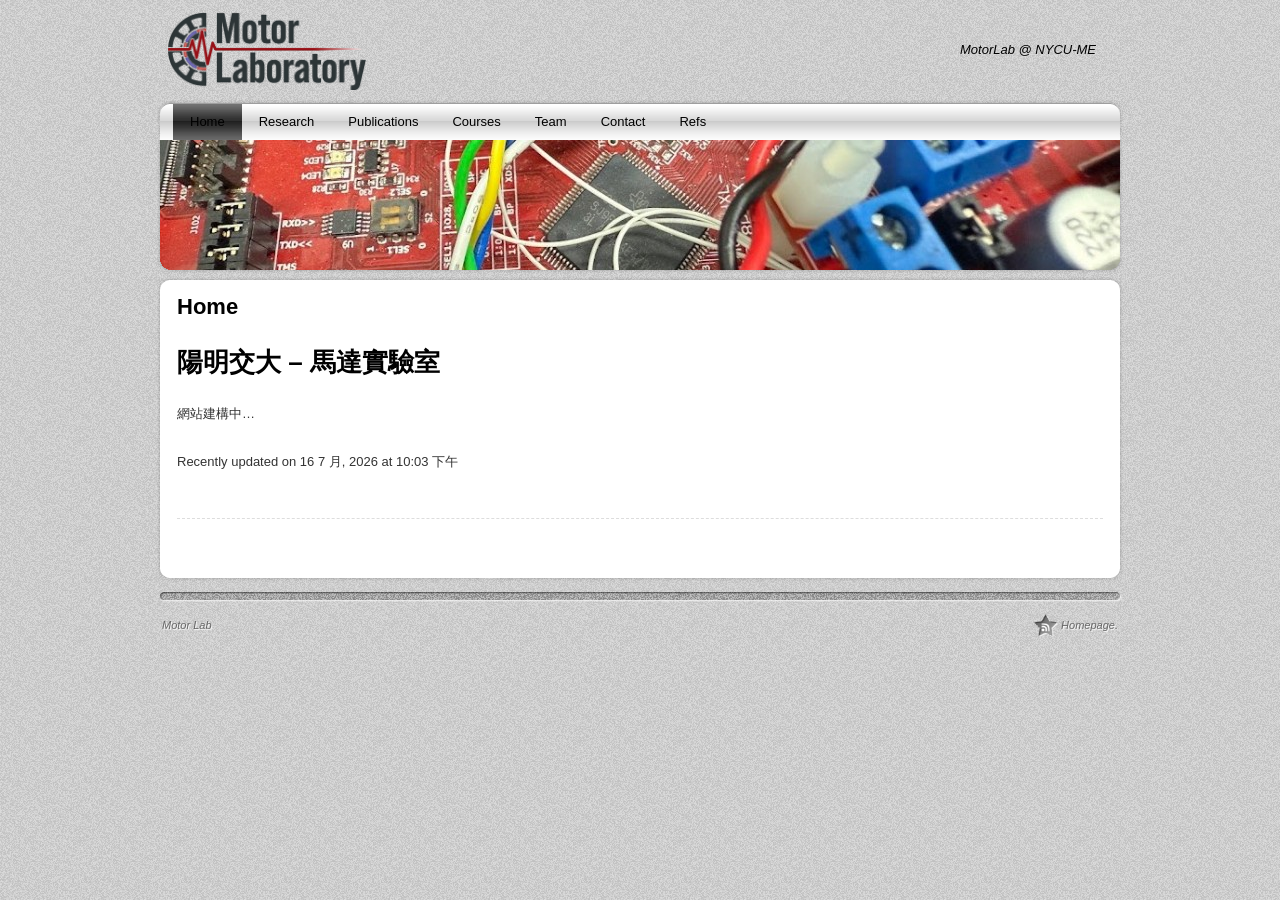
<file: index.html>
<!DOCTYPE html>
<html lang="zh-TW">
<head><meta charset="UTF-8">

<meta name="viewport" content="width=device-width, initial-scale=1">
<title>Motor Lab – MotorLab @ NYCU-ME</title>
<meta name="robots" content="max-image-preview:large">
<link rel="alternate" type="application/rss+xml" title="訂閱《Motor Lab》» 資訊提供" href="https://nycumotorlab.github.io/feed/">
<link rel="alternate" type="application/rss+xml" title="訂閱《Motor Lab》» 留言的資訊提供" href="https://nycumotorlab.github.io/comments/feed/">
<link rel="alternate" title="oEmbed (JSON)" type="application/json+oembed" href="https://nycumotorlab.github.io/wp-json/oembed/1.0/embed?url=https%3A%2F%2Fnycumotorlab.github.io%2F">
<link rel="alternate" title="oEmbed (XML)" type="text/xml+oembed" href="https://nycumotorlab.github.io/wp-json/oembed/1.0/embed?url=https%3A%2F%2Fnycumotorlab.github.io%2F&amp;format=xml">
<style id="wp-img-auto-sizes-contain-inline-css">
img:is([sizes=auto i],[sizes^="auto," i]){contain-intrinsic-size:3000px 1500px}
/*# sourceURL=wp-img-auto-sizes-contain-inline-css */
</style>
<style id="wp-emoji-styles-inline-css">

	img.wp-smiley, img.emoji {
		display: inline !important;
		border: none !important;
		box-shadow: none !important;
		height: 1em !important;
		width: 1em !important;
		margin: 0 0.07em !important;
		vertical-align: -0.1em !important;
		background: none !important;
		padding: 0 !important;
	}
/*# sourceURL=wp-emoji-styles-inline-css */
</style>
<style id="wp-block-library-inline-css">
:root{--wp-block-synced-color:#7a00df;--wp-block-synced-color--rgb:122,0,223;--wp-bound-block-color:var(--wp-block-synced-color);--wp-editor-canvas-background:#ddd;--wp-admin-theme-color:#007cba;--wp-admin-theme-color--rgb:0,124,186;--wp-admin-theme-color-darker-10:#006ba1;--wp-admin-theme-color-darker-10--rgb:0,107,160.5;--wp-admin-theme-color-darker-20:#005a87;--wp-admin-theme-color-darker-20--rgb:0,90,135;--wp-admin-border-width-focus:2px}@media (min-resolution:192dpi){:root{--wp-admin-border-width-focus:1.5px}}.wp-element-button{cursor:pointer}:root .has-very-light-gray-background-color{background-color:#eee}:root .has-very-dark-gray-background-color{background-color:#313131}:root .has-very-light-gray-color{color:#eee}:root .has-very-dark-gray-color{color:#313131}:root .has-vivid-green-cyan-to-vivid-cyan-blue-gradient-background{background:linear-gradient(135deg,#00d084,#0693e3)}:root .has-purple-crush-gradient-background{background:linear-gradient(135deg,#34e2e4,#4721fb 50%,#ab1dfe)}:root .has-hazy-dawn-gradient-background{background:linear-gradient(135deg,#faaca8,#dad0ec)}:root .has-subdued-olive-gradient-background{background:linear-gradient(135deg,#fafae1,#67a671)}:root .has-atomic-cream-gradient-background{background:linear-gradient(135deg,#fdd79a,#004a59)}:root .has-nightshade-gradient-background{background:linear-gradient(135deg,#330968,#31cdcf)}:root .has-midnight-gradient-background{background:linear-gradient(135deg,#020381,#2874fc)}:root{--wp--preset--font-size--normal:16px;--wp--preset--font-size--huge:42px}.has-regular-font-size{font-size:1em}.has-larger-font-size{font-size:2.625em}.has-normal-font-size{font-size:var(--wp--preset--font-size--normal)}.has-huge-font-size{font-size:var(--wp--preset--font-size--huge)}:root .has-text-align-center{text-align:center}:root .has-text-align-left{text-align:left}:root .has-text-align-right{text-align:right}.has-fit-text{white-space:nowrap!important}#end-resizable-editor-section{display:none}.aligncenter{clear:both}.items-justified-left{justify-content:flex-start}.items-justified-center{justify-content:center}.items-justified-right{justify-content:flex-end}.items-justified-space-between{justify-content:space-between}.screen-reader-text{word-wrap:normal!important;border:0;clip-path:inset(50%);height:1px;margin:-1px;overflow:hidden;padding:0;position:absolute;width:1px;word-break:normal!important}.screen-reader-text:focus{background-color:#ddd;clip-path:none;color:#444;display:block;font-size:1em;height:auto;left:5px;line-height:normal;padding:15px 23px 14px;text-decoration:none;top:5px;width:auto;z-index:100000}html :where(.has-border-color){border-style:solid}html :where([style^=border-color],[style*=";border-color"],[style*="; border-color"]){border-style:solid}html :where([style^=border-top-color],[style*=";border-top-color"],[style*="; border-top-color"]){border-top-style:solid}html :where([style^=border-right-color],[style*=";border-right-color"],[style*="; border-right-color"]){border-right-style:solid}html :where([style^=border-bottom-color],[style*=";border-bottom-color"],[style*="; border-bottom-color"]){border-bottom-style:solid}html :where([style^=border-left-color],[style*=";border-left-color"],[style*="; border-left-color"]){border-left-style:solid}html :where([style^=border-width],[style*=";border-width"],[style*="; border-width"]){border-style:solid}html :where([style^=border-top-width],[style*=";border-top-width"],[style*="; border-top-width"]){border-top-style:solid}html :where([style^=border-right-width],[style*=";border-right-width"],[style*="; border-right-width"]){border-right-style:solid}html :where([style^=border-bottom-width],[style*=";border-bottom-width"],[style*="; border-bottom-width"]){border-bottom-style:solid}html :where([style^=border-left-width],[style*=";border-left-width"],[style*="; border-left-width"]){border-left-style:solid}html :where(img[class*=wp-image-]){height:auto;max-width:100%}:where(figure){margin:0 0 1em}html :where(.is-position-sticky){--wp-admin--admin-bar--position-offset:var(--wp-admin--admin-bar--height,0px)}@media screen and (max-width:600px){html :where(.is-position-sticky){--wp-admin--admin-bar--position-offset:0px}}

/*# sourceURL=/wp-includes/css/dist/block-library/common.min.css */
</style>
<style id="wp-block-heading-inline-css">
h1:where(.wp-block-heading).has-background,h2:where(.wp-block-heading).has-background,h3:where(.wp-block-heading).has-background,h4:where(.wp-block-heading).has-background,h5:where(.wp-block-heading).has-background,h6:where(.wp-block-heading).has-background{padding:1.25em 2.375em}h1.has-text-align-left[style*=writing-mode]:where([style*=vertical-lr]),h1.has-text-align-right[style*=writing-mode]:where([style*=vertical-rl]),h2.has-text-align-left[style*=writing-mode]:where([style*=vertical-lr]),h2.has-text-align-right[style*=writing-mode]:where([style*=vertical-rl]),h3.has-text-align-left[style*=writing-mode]:where([style*=vertical-lr]),h3.has-text-align-right[style*=writing-mode]:where([style*=vertical-rl]),h4.has-text-align-left[style*=writing-mode]:where([style*=vertical-lr]),h4.has-text-align-right[style*=writing-mode]:where([style*=vertical-rl]),h5.has-text-align-left[style*=writing-mode]:where([style*=vertical-lr]),h5.has-text-align-right[style*=writing-mode]:where([style*=vertical-rl]),h6.has-text-align-left[style*=writing-mode]:where([style*=vertical-lr]),h6.has-text-align-right[style*=writing-mode]:where([style*=vertical-rl]){rotate:180deg}
/*# sourceURL=https://nycumotorlab.github.io/wp-includes/blocks/heading/style.min.css */
</style>
<style id="wp-block-paragraph-inline-css">
.is-small-text{font-size:.875em}.is-regular-text{font-size:1em}.is-large-text{font-size:2.25em}.is-larger-text{font-size:3em}.has-drop-cap:not(:focus):first-letter{float:left;font-size:8.4em;font-style:normal;font-weight:100;line-height:.68;margin:.05em .1em 0 0;text-transform:uppercase}body.rtl .has-drop-cap:not(:focus):first-letter{float:none;margin-left:.1em}p.has-drop-cap.has-background{overflow:hidden}:root :where(p.has-background){padding:1.25em 2.375em}:where(p.has-text-color:not(.has-link-color)) a{color:inherit}p.has-text-align-left[style*="writing-mode:vertical-lr"],p.has-text-align-right[style*="writing-mode:vertical-rl"]{rotate:180deg}
/*# sourceURL=https://nycumotorlab.github.io/wp-includes/blocks/paragraph/style.min.css */
</style>

<style id="classic-theme-styles-inline-css">
/*! This file is auto-generated */
.wp-block-button__link{color:#fff;background-color:#32373c;border-radius:9999px;box-shadow:none;text-decoration:none;padding:calc(.667em + 2px) calc(1.333em + 2px);font-size:1.125em}.wp-block-file__button{background:#32373c;color:#fff;text-decoration:none}
/*# sourceURL=/wp-includes/css/classic-themes.min.css */
</style>

<style id="global-styles-inline-css">
:root{--wp--preset--aspect-ratio--square: 1;--wp--preset--aspect-ratio--4-3: 4/3;--wp--preset--aspect-ratio--3-4: 3/4;--wp--preset--aspect-ratio--3-2: 3/2;--wp--preset--aspect-ratio--2-3: 2/3;--wp--preset--aspect-ratio--16-9: 16/9;--wp--preset--aspect-ratio--9-16: 9/16;--wp--preset--color--black: #000000;--wp--preset--color--cyan-bluish-gray: #abb8c3;--wp--preset--color--white: #ffffff;--wp--preset--color--pale-pink: #f78da7;--wp--preset--color--vivid-red: #cf2e2e;--wp--preset--color--luminous-vivid-orange: #ff6900;--wp--preset--color--luminous-vivid-amber: #fcb900;--wp--preset--color--light-green-cyan: #7bdcb5;--wp--preset--color--vivid-green-cyan: #00d084;--wp--preset--color--pale-cyan-blue: #8ed1fc;--wp--preset--color--vivid-cyan-blue: #0693e3;--wp--preset--color--vivid-purple: #9b51e0;--wp--preset--gradient--vivid-cyan-blue-to-vivid-purple: linear-gradient(135deg,rgb(6,147,227) 0%,rgb(155,81,224) 100%);--wp--preset--gradient--light-green-cyan-to-vivid-green-cyan: linear-gradient(135deg,rgb(122,220,180) 0%,rgb(0,208,130) 100%);--wp--preset--gradient--luminous-vivid-amber-to-luminous-vivid-orange: linear-gradient(135deg,rgb(252,185,0) 0%,rgb(255,105,0) 100%);--wp--preset--gradient--luminous-vivid-orange-to-vivid-red: linear-gradient(135deg,rgb(255,105,0) 0%,rgb(207,46,46) 100%);--wp--preset--gradient--very-light-gray-to-cyan-bluish-gray: linear-gradient(135deg,rgb(238,238,238) 0%,rgb(169,184,195) 100%);--wp--preset--gradient--cool-to-warm-spectrum: linear-gradient(135deg,rgb(74,234,220) 0%,rgb(151,120,209) 20%,rgb(207,42,186) 40%,rgb(238,44,130) 60%,rgb(251,105,98) 80%,rgb(254,248,76) 100%);--wp--preset--gradient--blush-light-purple: linear-gradient(135deg,rgb(255,206,236) 0%,rgb(152,150,240) 100%);--wp--preset--gradient--blush-bordeaux: linear-gradient(135deg,rgb(254,205,165) 0%,rgb(254,45,45) 50%,rgb(107,0,62) 100%);--wp--preset--gradient--luminous-dusk: linear-gradient(135deg,rgb(255,203,112) 0%,rgb(199,81,192) 50%,rgb(65,88,208) 100%);--wp--preset--gradient--pale-ocean: linear-gradient(135deg,rgb(255,245,203) 0%,rgb(182,227,212) 50%,rgb(51,167,181) 100%);--wp--preset--gradient--electric-grass: linear-gradient(135deg,rgb(202,248,128) 0%,rgb(113,206,126) 100%);--wp--preset--gradient--midnight: linear-gradient(135deg,rgb(2,3,129) 0%,rgb(40,116,252) 100%);--wp--preset--font-size--small: 13px;--wp--preset--font-size--medium: 20px;--wp--preset--font-size--large: 36px;--wp--preset--font-size--x-large: 42px;--wp--preset--spacing--20: 0.44rem;--wp--preset--spacing--30: 0.67rem;--wp--preset--spacing--40: 1rem;--wp--preset--spacing--50: 1.5rem;--wp--preset--spacing--60: 2.25rem;--wp--preset--spacing--70: 3.38rem;--wp--preset--spacing--80: 5.06rem;--wp--preset--shadow--natural: 6px 6px 9px rgba(0, 0, 0, 0.2);--wp--preset--shadow--deep: 12px 12px 50px rgba(0, 0, 0, 0.4);--wp--preset--shadow--sharp: 6px 6px 0px rgba(0, 0, 0, 0.2);--wp--preset--shadow--outlined: 6px 6px 0px -3px rgb(255, 255, 255), 6px 6px rgb(0, 0, 0);--wp--preset--shadow--crisp: 6px 6px 0px rgb(0, 0, 0);}.wp-block-button{--wp--preset--dimension--25: 25%;--wp--preset--dimension--50: 50%;--wp--preset--dimension--75: 75%;--wp--preset--dimension--100: 100%;}:where(body) { margin: 0; }:where(.is-layout-flex){gap: 0.5em;}:where(.is-layout-grid){gap: 0.5em;}body .is-layout-flex{display: flex;}.is-layout-flex{flex-wrap: wrap;align-items: center;}.is-layout-flex > :is(*, div){margin: 0;}body .is-layout-grid{display: grid;}.is-layout-grid > :is(*, div){margin: 0;}body{padding-top: 0px;padding-right: 0px;padding-bottom: 0px;padding-left: 0px;}:root :where(.wp-element-button, .wp-block-button__link){background-color: #32373c;border-width: 0;color: #fff;font-family: inherit;font-size: inherit;font-style: inherit;font-weight: inherit;letter-spacing: inherit;line-height: inherit;padding-top: calc(0.667em + 2px);padding-right: calc(1.333em + 2px);padding-bottom: calc(0.667em + 2px);padding-left: calc(1.333em + 2px);text-decoration: none;text-transform: inherit;}.has-black-color{color: var(--wp--preset--color--black) !important;}.has-cyan-bluish-gray-color{color: var(--wp--preset--color--cyan-bluish-gray) !important;}.has-white-color{color: var(--wp--preset--color--white) !important;}.has-pale-pink-color{color: var(--wp--preset--color--pale-pink) !important;}.has-vivid-red-color{color: var(--wp--preset--color--vivid-red) !important;}.has-luminous-vivid-orange-color{color: var(--wp--preset--color--luminous-vivid-orange) !important;}.has-luminous-vivid-amber-color{color: var(--wp--preset--color--luminous-vivid-amber) !important;}.has-light-green-cyan-color{color: var(--wp--preset--color--light-green-cyan) !important;}.has-vivid-green-cyan-color{color: var(--wp--preset--color--vivid-green-cyan) !important;}.has-pale-cyan-blue-color{color: var(--wp--preset--color--pale-cyan-blue) !important;}.has-vivid-cyan-blue-color{color: var(--wp--preset--color--vivid-cyan-blue) !important;}.has-vivid-purple-color{color: var(--wp--preset--color--vivid-purple) !important;}.has-black-background-color{background-color: var(--wp--preset--color--black) !important;}.has-cyan-bluish-gray-background-color{background-color: var(--wp--preset--color--cyan-bluish-gray) !important;}.has-white-background-color{background-color: var(--wp--preset--color--white) !important;}.has-pale-pink-background-color{background-color: var(--wp--preset--color--pale-pink) !important;}.has-vivid-red-background-color{background-color: var(--wp--preset--color--vivid-red) !important;}.has-luminous-vivid-orange-background-color{background-color: var(--wp--preset--color--luminous-vivid-orange) !important;}.has-luminous-vivid-amber-background-color{background-color: var(--wp--preset--color--luminous-vivid-amber) !important;}.has-light-green-cyan-background-color{background-color: var(--wp--preset--color--light-green-cyan) !important;}.has-vivid-green-cyan-background-color{background-color: var(--wp--preset--color--vivid-green-cyan) !important;}.has-pale-cyan-blue-background-color{background-color: var(--wp--preset--color--pale-cyan-blue) !important;}.has-vivid-cyan-blue-background-color{background-color: var(--wp--preset--color--vivid-cyan-blue) !important;}.has-vivid-purple-background-color{background-color: var(--wp--preset--color--vivid-purple) !important;}.has-black-border-color{border-color: var(--wp--preset--color--black) !important;}.has-cyan-bluish-gray-border-color{border-color: var(--wp--preset--color--cyan-bluish-gray) !important;}.has-white-border-color{border-color: var(--wp--preset--color--white) !important;}.has-pale-pink-border-color{border-color: var(--wp--preset--color--pale-pink) !important;}.has-vivid-red-border-color{border-color: var(--wp--preset--color--vivid-red) !important;}.has-luminous-vivid-orange-border-color{border-color: var(--wp--preset--color--luminous-vivid-orange) !important;}.has-luminous-vivid-amber-border-color{border-color: var(--wp--preset--color--luminous-vivid-amber) !important;}.has-light-green-cyan-border-color{border-color: var(--wp--preset--color--light-green-cyan) !important;}.has-vivid-green-cyan-border-color{border-color: var(--wp--preset--color--vivid-green-cyan) !important;}.has-pale-cyan-blue-border-color{border-color: var(--wp--preset--color--pale-cyan-blue) !important;}.has-vivid-cyan-blue-border-color{border-color: var(--wp--preset--color--vivid-cyan-blue) !important;}.has-vivid-purple-border-color{border-color: var(--wp--preset--color--vivid-purple) !important;}.has-vivid-cyan-blue-to-vivid-purple-gradient-background{background: var(--wp--preset--gradient--vivid-cyan-blue-to-vivid-purple) !important;}.has-light-green-cyan-to-vivid-green-cyan-gradient-background{background: var(--wp--preset--gradient--light-green-cyan-to-vivid-green-cyan) !important;}.has-luminous-vivid-amber-to-luminous-vivid-orange-gradient-background{background: var(--wp--preset--gradient--luminous-vivid-amber-to-luminous-vivid-orange) !important;}.has-luminous-vivid-orange-to-vivid-red-gradient-background{background: var(--wp--preset--gradient--luminous-vivid-orange-to-vivid-red) !important;}.has-very-light-gray-to-cyan-bluish-gray-gradient-background{background: var(--wp--preset--gradient--very-light-gray-to-cyan-bluish-gray) !important;}.has-cool-to-warm-spectrum-gradient-background{background: var(--wp--preset--gradient--cool-to-warm-spectrum) !important;}.has-blush-light-purple-gradient-background{background: var(--wp--preset--gradient--blush-light-purple) !important;}.has-blush-bordeaux-gradient-background{background: var(--wp--preset--gradient--blush-bordeaux) !important;}.has-luminous-dusk-gradient-background{background: var(--wp--preset--gradient--luminous-dusk) !important;}.has-pale-ocean-gradient-background{background: var(--wp--preset--gradient--pale-ocean) !important;}.has-electric-grass-gradient-background{background: var(--wp--preset--gradient--electric-grass) !important;}.has-midnight-gradient-background{background: var(--wp--preset--gradient--midnight) !important;}.has-small-font-size{font-size: var(--wp--preset--font-size--small) !important;}.has-medium-font-size{font-size: var(--wp--preset--font-size--medium) !important;}.has-large-font-size{font-size: var(--wp--preset--font-size--large) !important;}.has-x-large-font-size{font-size: var(--wp--preset--font-size--x-large) !important;}
/*# sourceURL=global-styles-inline-css */
</style>

<link rel="stylesheet" id="newstone-css" href="https://nycumotorlab.github.io/wp-content/themes/newstone/style.css?ver=1.0.8" media="all">
<link rel="https://api.w.org/" href="https://nycumotorlab.github.io/wp-json/"><link rel="alternate" title="JSON" type="application/json" href="https://nycumotorlab.github.io/wp-json/wp/v2/pages/145"><link rel="EditURI" type="application/rsd+xml" title="RSD" href="https://nycumotorlab.github.io/xmlrpc.php?rsd">
<meta name="generator" content="WordPress 7.1.5">
<link rel="canonical" href="https://nycumotorlab.github.io/">
<link rel="shortlink" href="https://nycumotorlab.github.io/">
<!-- Google tag (gtag.js) -->
<script async src="https://www.googletagmanager.com/gtag/js?id=G-LTXRGV6QMH"></script>
<script>
  window.dataLayer = window.dataLayer || [];
  function gtag(){dataLayer.push(arguments);}
  gtag('js', new Date());

  gtag('config', 'G-LTXRGV6QMH');
</script><style id="custom-background-css">
body.custom-background { background-color: #0a0700; }
</style>
<script>(function() {
    function preventBackspace(event) {
        if (event.key === 'Backspace' || event.keyCode === 8) {
            let target = event.target;
            let tagName = target.tagName.toLowerCase();
            
            // 如果游標不在文字輸入框，且不在可編輯的內容區（如傳統編輯器本體）
            if (tagName !== 'input' && tagName !== 'textarea' && !target.isContentEditable) {
                event.preventDefault();
            }
        }
    }

    // 1. 攔截主網頁、外層工具列、標題列的 Backspace
    document.addEventListener('keydown', preventBackspace);

    // 2. 專門攻破傳統編輯器的 iframe，潛入內部進行攔截
    window.addEventListener('load', function() {
        // 尋找傳統編輯器的文字區域 iframe
        let editorIframe = document.getElementById('content_ifr');
        if (editorIframe && editorIframe.contentWindow) {
            try {
                editorIframe.contentWindow.document.addEventListener('keydown', preventBackspace);
            } catch (e) {
                console.log('傳統編輯器防禦載入失敗，可能存在同源限制。');
            }
        }
    });
})();
</script><link rel="icon" href="https://nycumotorlab.github.io/wp-content/uploads/2026/05/1150328_MotorLab_Logo_Transp_Large_cr.png" sizes="32x32">
<link rel="icon" href="https://nycumotorlab.github.io/wp-content/uploads/2026/05/1150328_MotorLab_Logo_Transp_Large_cr.png" sizes="192x192">
<link rel="apple-touch-icon" href="https://nycumotorlab.github.io/wp-content/uploads/2026/05/1150328_MotorLab_Logo_Transp_Large_cr.png">
<meta name="msapplication-TileImage" content="https://nycumotorlab.github.io/wp-content/uploads/2026/05/1150328_MotorLab_Logo_Transp_Large_cr.png">
</head>
<body class="home wp-singular page-template page-template-template-onecolumn page-template-template-onecolumn-php page page-id-145 custom-background wp-custom-logo wp-embed-responsive wp-theme-newstone">
<div id="wrapper" class="base_bg">
	<div id="newstone">
		<div id="mobile-bar">
							<span id="mobile-bar-logo"><a href="https://nycumotorlab.github.io/" class="custom-logo-link" rel="home" aria-current="page"><img width="410" height="163" src="https://nycumotorlab.github.io/wp-content/uploads/2026/05/1150328_MotorLab_Logo_Transp_Small.png" class="custom-logo" alt="Motor Lab" decoding="async" fetchpriority="high"></a></span>
						<button id="menu-toggle" class="menu-toggle" type="button" aria-controls="the_menu" aria-expanded="false" aria-label="Toggle navigation menu">
				<span class="menu-toggle-box">
					<span class="menu-toggle-bar"></span>
					<span class="menu-toggle-bar"></span>
					<span class="menu-toggle-bar"></span>
				</span>
			</button>
		</div>
		<div id="header-info">
			<div id="header-info-left">
				<div id="site-logo"><a href="https://nycumotorlab.github.io/" class="custom-logo-link" rel="home" aria-current="page"><img width="410" height="163" src="https://nycumotorlab.github.io/wp-content/uploads/2026/05/1150328_MotorLab_Logo_Transp_Small.png" class="custom-logo" alt="Motor Lab" decoding="async"></a></div>			</div>
			<div id="header-info-right">
									<div id="site-description">MotorLab @ NYCU-ME</div>
							</div>
			<div class="clearboth"></div>
		</div>
		<div id="header">
			<div id="the_menu" class="layout">
				<div class="menu_bar"><ul id="menu-primary-menu" class="menu"><li id="menu-item-149" class="menu-item menu-item-type-post_type menu-item-object-page menu-item-home current-menu-item page_item page-item-145 current_page_item menu-item-149"><a href="https://nycumotorlab.github.io/" aria-current="page">Home</a></li>
<li id="menu-item-159" class="menu-item menu-item-type-post_type menu-item-object-page menu-item-has-children menu-item-159"><a href="https://nycumotorlab.github.io/research/">Research</a>
<ul class="sub-menu">
	<li id="menu-item-406" class="menu-item menu-item-type-post_type menu-item-object-page menu-item-406"><a href="https://nycumotorlab.github.io/115-%E9%AB%98%E6%95%99%E6%B7%B1%E8%80%95%E8%A8%88%E7%95%AB-%E4%BB%BF%E7%94%9F%E9%A9%85%E5%8B%95%E8%88%87%E6%84%9F%E6%B8%AC%E6%8A%80%E8%A1%93%E6%95%B4%E5%90%88/">115-高教深耕計畫-仿生驅動與感測技術整合</a></li>
	<li id="menu-item-414" class="menu-item menu-item-type-post_type menu-item-object-page menu-item-414"><a href="https://nycumotorlab.github.io/116118-%E7%94%A2%E5%AD%B8%E8%A8%88%E7%95%AB-gogoro%E7%9D%BF%E8%83%BD%E5%89%B5%E6%84%8F/">116~118-產學計畫-gogoro睿能創意</a></li>
</ul>
</li>
<li id="menu-item-426" class="menu-item menu-item-type-post_type menu-item-object-page menu-item-has-children menu-item-426"><a href="https://nycumotorlab.github.io/publications/">Publications</a>
<ul class="sub-menu">
	<li id="menu-item-384" class="menu-item menu-item-type-post_type menu-item-object-page menu-item-384"><a href="https://nycumotorlab.github.io/publication-checklist/">Manuscript Checklist</a></li>
</ul>
</li>
<li id="menu-item-158" class="menu-item menu-item-type-post_type menu-item-object-page menu-item-158"><a href="https://nycumotorlab.github.io/courses/">Courses</a></li>
<li id="menu-item-160" class="menu-item menu-item-type-post_type menu-item-object-page menu-item-has-children menu-item-160"><a href="https://nycumotorlab.github.io/team/">Team</a>
<ul class="sub-menu">
	<li id="menu-item-284" class="menu-item menu-item-type-post_type menu-item-object-page menu-item-284"><a href="https://nycumotorlab.github.io/%E6%89%BE%E8%80%81%E5%B8%AB%E6%87%B6%E4%BA%BA%E5%8C%85/">Join Us</a></li>
</ul>
</li>
<li id="menu-item-180" class="menu-item menu-item-type-post_type menu-item-object-page menu-item-180"><a href="https://nycumotorlab.github.io/contact/">Contact</a></li>
<li id="menu-item-349" class="menu-item menu-item-type-post_type menu-item-object-page menu-item-349"><a href="https://nycumotorlab.github.io/refs/">Refs</a></li>
</ul></div>			</div>
			<div id="feature-image" class="bg">
								<div id="show-feature-image" style="background:url(https://nycumotorlab.github.io/wp-content/uploads/2026/07/IMG_8522cr.jpg)"></div>
								<div id="feature-image-frame"></div>
			</div>
			<div id="header-shadow" class="layout"></div>
		</div>
		<div id="main">		<div id="mainbox-fullwidth" class="bg">
			<div class="main-fullwidth-layout-top layout"></div>
			<div id="content" role="main">

			
				
				<div id="post-145" class="post-145 page type-page status-publish hentry">

					
					<h2>Home</h2>

					
					<div class="post-content">
						
<h1 class="wp-block-heading">陽明交大 – 馬達實驗室</h1>



<p class="wp-block-paragraph">網站建構中…</p>



<p class="wp-block-paragraph"></p>
<p class="last-updated-date">Recently updated on 16 7 月, 2026 at 10:03 下午</p>											</div>
						
					<div class="post-meta">
											</div>
				</div>

								<div id="comments">

					
					
					
				</div>
				
			
			</div>
			<div class="main-fullwidth-layout-bottom layout"></div>
		</div>
		</div>
		<div id="footer">
						<div class="footer-line layout"></div>
			<div id="credit">
				<div id="credit-left">
					<div id="site-info"><a href="https://nycumotorlab.github.io/">Motor Lab</a></div>
				</div>

				<div id="credit-right">
					<div id="theme-designer" class="icon"><a href="https://nycumotorlab.github.io/">Homepage</a>.</div>
				</div>

			</div>
			<div class="clearboth"></div>
		</div>
	</div>
</div>
<script type="speculationrules">
{"prefetch":[{"source":"document","where":{"and":[{"href_matches":"/nycumotorlab/*"},{"not":{"href_matches":["/nycumotorlab/wp-*.php","/nycumotorlab/wp-admin/*","/nycumotorlab/wp-content/uploads/*","/nycumotorlab/wp-content/*","/nycumotorlab/wp-content/plugins/*","/nycumotorlab/wp-content/themes/newstone/*","/nycumotorlab/*\\?(.+)"]}},{"not":{"selector_matches":"a[rel~=\"nofollow\"]"}},{"not":{"selector_matches":".no-prefetch, .no-prefetch a"}}]},"eagerness":"conservative"}]}
</script>
<script id="newstone-navigation-js" src="https://nycumotorlab.github.io/wp-content/themes/newstone/js/navigation.js?ver=2.0.2"></script>
<script id="wp-emoji-settings" type="application/json">
{"baseUrl":"https://s.w.org/images/core/emoji/17.0.2/72x72/","ext":".png","svgUrl":"https://s.w.org/images/core/emoji/17.0.2/svg/","svgExt":".svg","source":{"concatemoji":"https://nycumotorlab.github.io/wp-includes/js/wp-emoji-release.min.js?ver=7.1.5"}}
</script>
<script type="module">
/*! This file is auto-generated */
var e="script#wp-emoji-settings",t=document.querySelector(e);if(!(t instanceof HTMLScriptElement))throw new Error("Element missing: "+e);const r=JSON.parse(t.text),s=(window._wpemojiSettings=r,"wpEmojiSettingsSupports"),o=["flag","emoji"];function i(e){try{var t={supportTests:e,timestamp:(new Date).valueOf()};sessionStorage.setItem(s,JSON.stringify(t))}catch(e){}}function c(e,t,n){e.clearRect(0,0,e.canvas.width,e.canvas.height),e.fillText(t,0,0);t=new Uint32Array(e.getImageData(0,0,e.canvas.width,e.canvas.height).data);e.clearRect(0,0,e.canvas.width,e.canvas.height),e.fillText(n,0,0);const r=new Uint32Array(e.getImageData(0,0,e.canvas.width,e.canvas.height).data);return t.every((e,t)=>e===r[t])}function p(e,t){e.clearRect(0,0,e.canvas.width,e.canvas.height),e.fillText(t,0,0);var n=e.getImageData(16,16,1,1);for(let e=0;e<n.data.length;e++)if(0!==n.data[e])return!1;return!0}function u(e,t,n,r){switch(t){case"flag":return n(e,"\ud83c\udff3\ufe0f\u200d\u26a7\ufe0f","\ud83c\udff3\ufe0f\u200b\u26a7\ufe0f")?!1:!n(e,"\ud83c\udde8\ud83c\uddf6","\ud83c\udde8\u200b\ud83c\uddf6")&&!n(e,"\ud83c\udff4\udb40\udc67\udb40\udc62\udb40\udc65\udb40\udc6e\udb40\udc67\udb40\udc7f","\ud83c\udff4\u200b\udb40\udc67\u200b\udb40\udc62\u200b\udb40\udc65\u200b\udb40\udc6e\u200b\udb40\udc67\u200b\udb40\udc7f");case"emoji":return!r(e,"\ud83e\u1fac8")}return!1}function f(e,t,n,r){let a;const s=(a="undefined"!=typeof WorkerGlobalScope&&self instanceof WorkerGlobalScope?new OffscreenCanvas(300,150):document.createElement("canvas")).getContext("2d",{willReadFrequently:!0}),o=(s.textBaseline="top",s.font="600 32px Arial",{});return e.forEach(e=>{o[e]=t(s,e,n,r)}),o}function a(e){var t=document.createElement("script");t.src=e,t.defer=!0,document.head.appendChild(t)}r.supports={everything:!0,everythingExceptFlag:!0},new Promise(t=>{let n=function(){try{var e=JSON.parse(sessionStorage.getItem(s));if("object"==typeof e&&"number"==typeof e.timestamp&&(new Date).valueOf()<e.timestamp+604800&&"object"==typeof e.supportTests)return e.supportTests}catch(e){}return null}();if(!n){if("undefined"!=typeof Worker&&"undefined"!=typeof OffscreenCanvas&&"undefined"!=typeof URL&&URL.createObjectURL&&"undefined"!=typeof Blob)try{var e="postMessage("+f.toString()+"("+[JSON.stringify(o),u.toString(),c.toString(),p.toString()].join(",")+"));",r=new Blob([e],{type:"text/javascript"});const a=new Worker(URL.createObjectURL(r),{name:"wpTestEmojiSupports"});return void(a.onmessage=e=>{i(n=e.data),a.terminate(),t(n)})}catch(e){}i(n=f(o,u,c,p))}t(n)}).then(e=>{for(const n in e)r.supports[n]=e[n],r.supports.everything=r.supports.everything&&r.supports[n],"flag"!==n&&(r.supports.everythingExceptFlag=r.supports.everythingExceptFlag&&r.supports[n]);var t;r.supports.everythingExceptFlag=r.supports.everythingExceptFlag&&!r.supports.flag,r.supports.everything||((t=r.source||{}).concatemoji?a(t.concatemoji):t.wpemoji&&t.twemoji&&(a(t.twemoji),a(t.wpemoji)))});
//# sourceURL=https://nycumotorlab.github.io/wp-includes/js/wp-emoji-loader.min.js
</script>
</body>
</html>
</file>
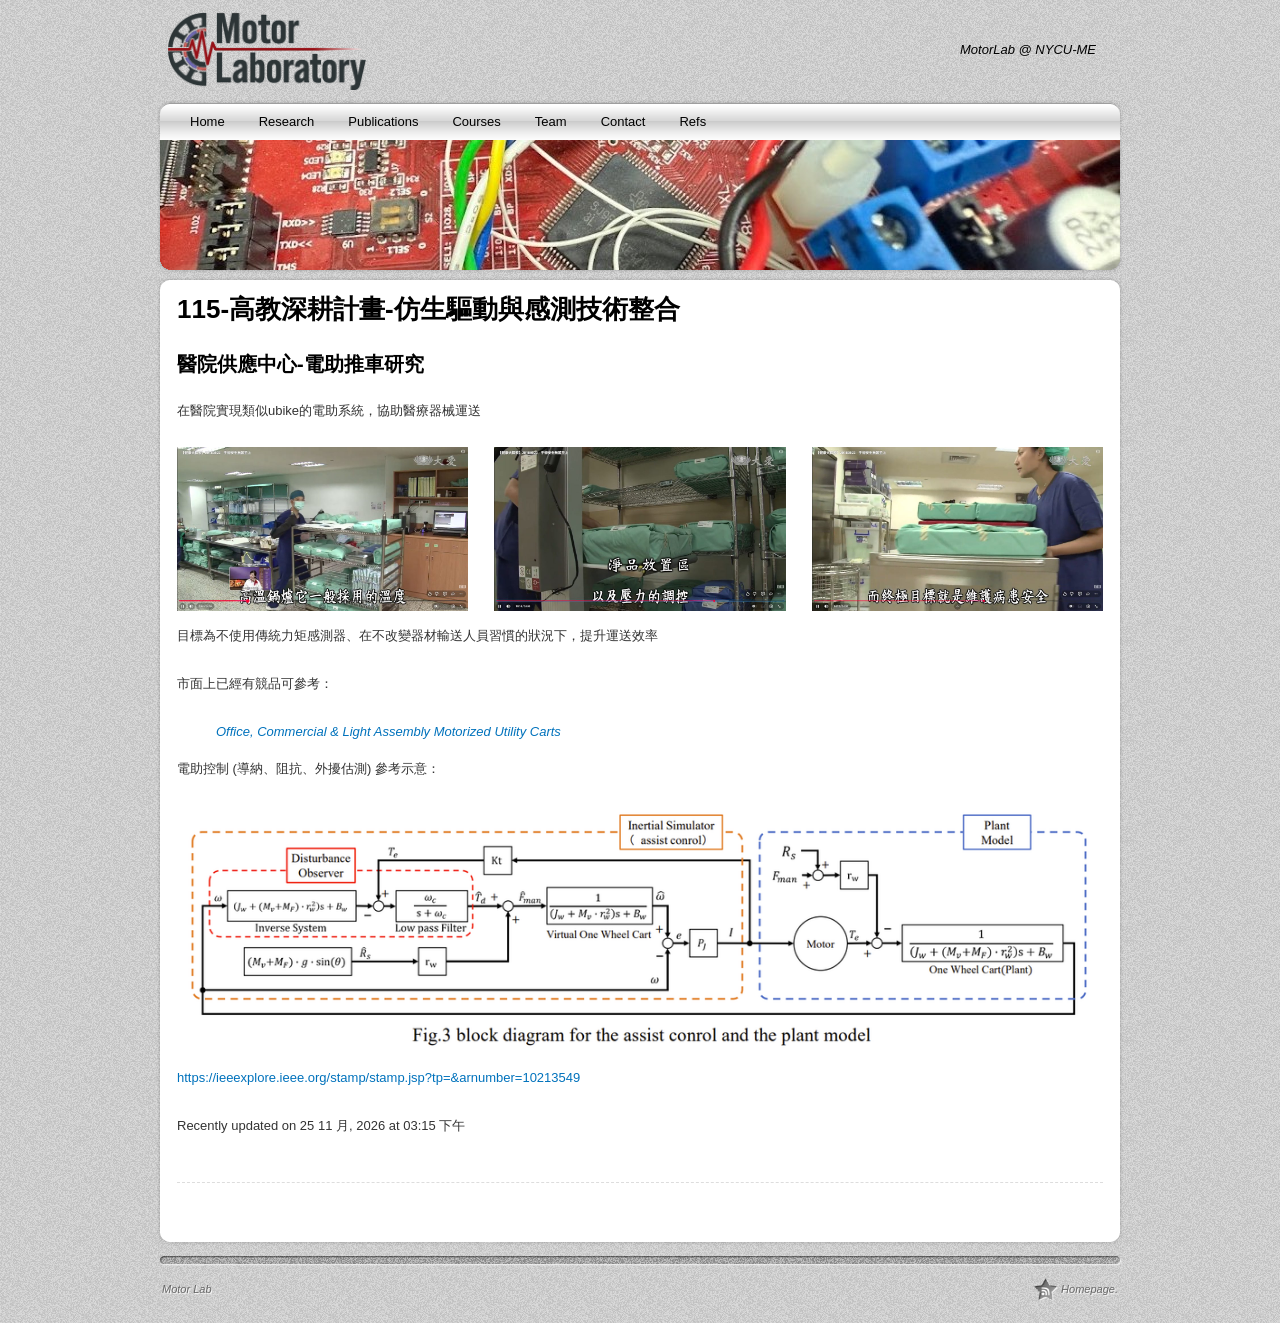
<file: 115-高教深耕計畫-仿生驅動與感測技術整合/index.html>
<!DOCTYPE html>
<html lang="zh-TW">
<head><meta charset="UTF-8">

<meta name="viewport" content="width=device-width, initial-scale=1">
<title>115-高教深耕計畫-仿生驅動與感測技術整合 – Motor Lab</title>
<meta name="robots" content="max-image-preview:large">
<link rel="alternate" type="application/rss+xml" title="訂閱《Motor Lab》» 資訊提供" href="https://nycumotorlab.github.io/feed/">
<link rel="alternate" type="application/rss+xml" title="訂閱《Motor Lab》» 留言的資訊提供" href="https://nycumotorlab.github.io/comments/feed/">
<link rel="alternate" title="oEmbed (JSON)" type="application/json+oembed" href="https://nycumotorlab.github.io/wp-json/oembed/1.0/embed?url=https%3A%2F%2Fnycumotorlab.github.io%2F115-%25e9%25ab%2598%25e6%2595%2599%25e6%25b7%25b1%25e8%2580%2595%25e8%25a8%2588%25e7%2595%25ab-%25e4%25bb%25bf%25e7%2594%259f%25e9%25a9%2585%25e5%258b%2595%25e8%2588%2587%25e6%2584%259f%25e6%25b8%25ac%25e6%258a%2580%25e8%25a1%2593%25e6%2595%25b4%25e5%2590%2588%2F">
<link rel="alternate" title="oEmbed (XML)" type="text/xml+oembed" href="https://nycumotorlab.github.io/wp-json/oembed/1.0/embed?url=https%3A%2F%2Fnycumotorlab.github.io%2F115-%25e9%25ab%2598%25e6%2595%2599%25e6%25b7%25b1%25e8%2580%2595%25e8%25a8%2588%25e7%2595%25ab-%25e4%25bb%25bf%25e7%2594%259f%25e9%25a9%2585%25e5%258b%2595%25e8%2588%2587%25e6%2584%259f%25e6%25b8%25ac%25e6%258a%2580%25e8%25a1%2593%25e6%2595%25b4%25e5%2590%2588%2F&amp;format=xml">
<style id="wp-img-auto-sizes-contain-inline-css">
img:is([sizes=auto i],[sizes^="auto," i]){contain-intrinsic-size:3000px 1500px}
/*# sourceURL=wp-img-auto-sizes-contain-inline-css */
</style>
<style id="wp-emoji-styles-inline-css">

	img.wp-smiley, img.emoji {
		display: inline !important;
		border: none !important;
		box-shadow: none !important;
		height: 1em !important;
		width: 1em !important;
		margin: 0 0.07em !important;
		vertical-align: -0.1em !important;
		background: none !important;
		padding: 0 !important;
	}
/*# sourceURL=wp-emoji-styles-inline-css */
</style>
<style id="wp-block-library-inline-css">
:root{--wp-block-synced-color:#7a00df;--wp-block-synced-color--rgb:122,0,223;--wp-bound-block-color:var(--wp-block-synced-color);--wp-editor-canvas-background:#ddd;--wp-admin-theme-color:#007cba;--wp-admin-theme-color--rgb:0,124,186;--wp-admin-theme-color-darker-10:#006ba1;--wp-admin-theme-color-darker-10--rgb:0,107,160.5;--wp-admin-theme-color-darker-20:#005a87;--wp-admin-theme-color-darker-20--rgb:0,90,135;--wp-admin-border-width-focus:2px}@media (min-resolution:192dpi){:root{--wp-admin-border-width-focus:1.5px}}.wp-element-button{cursor:pointer}:root .has-very-light-gray-background-color{background-color:#eee}:root .has-very-dark-gray-background-color{background-color:#313131}:root .has-very-light-gray-color{color:#eee}:root .has-very-dark-gray-color{color:#313131}:root .has-vivid-green-cyan-to-vivid-cyan-blue-gradient-background{background:linear-gradient(135deg,#00d084,#0693e3)}:root .has-purple-crush-gradient-background{background:linear-gradient(135deg,#34e2e4,#4721fb 50%,#ab1dfe)}:root .has-hazy-dawn-gradient-background{background:linear-gradient(135deg,#faaca8,#dad0ec)}:root .has-subdued-olive-gradient-background{background:linear-gradient(135deg,#fafae1,#67a671)}:root .has-atomic-cream-gradient-background{background:linear-gradient(135deg,#fdd79a,#004a59)}:root .has-nightshade-gradient-background{background:linear-gradient(135deg,#330968,#31cdcf)}:root .has-midnight-gradient-background{background:linear-gradient(135deg,#020381,#2874fc)}:root{--wp--preset--font-size--normal:16px;--wp--preset--font-size--huge:42px}.has-regular-font-size{font-size:1em}.has-larger-font-size{font-size:2.625em}.has-normal-font-size{font-size:var(--wp--preset--font-size--normal)}.has-huge-font-size{font-size:var(--wp--preset--font-size--huge)}:root .has-text-align-center{text-align:center}:root .has-text-align-left{text-align:left}:root .has-text-align-right{text-align:right}.has-fit-text{white-space:nowrap!important}#end-resizable-editor-section{display:none}.aligncenter{clear:both}.items-justified-left{justify-content:flex-start}.items-justified-center{justify-content:center}.items-justified-right{justify-content:flex-end}.items-justified-space-between{justify-content:space-between}.screen-reader-text{word-wrap:normal!important;border:0;clip-path:inset(50%);height:1px;margin:-1px;overflow:hidden;padding:0;position:absolute;width:1px;word-break:normal!important}.screen-reader-text:focus{background-color:#ddd;clip-path:none;color:#444;display:block;font-size:1em;height:auto;left:5px;line-height:normal;padding:15px 23px 14px;text-decoration:none;top:5px;width:auto;z-index:100000}html :where(.has-border-color){border-style:solid}html :where([style^=border-color],[style*=";border-color"],[style*="; border-color"]){border-style:solid}html :where([style^=border-top-color],[style*=";border-top-color"],[style*="; border-top-color"]){border-top-style:solid}html :where([style^=border-right-color],[style*=";border-right-color"],[style*="; border-right-color"]){border-right-style:solid}html :where([style^=border-bottom-color],[style*=";border-bottom-color"],[style*="; border-bottom-color"]){border-bottom-style:solid}html :where([style^=border-left-color],[style*=";border-left-color"],[style*="; border-left-color"]){border-left-style:solid}html :where([style^=border-width],[style*=";border-width"],[style*="; border-width"]){border-style:solid}html :where([style^=border-top-width],[style*=";border-top-width"],[style*="; border-top-width"]){border-top-style:solid}html :where([style^=border-right-width],[style*=";border-right-width"],[style*="; border-right-width"]){border-right-style:solid}html :where([style^=border-bottom-width],[style*=";border-bottom-width"],[style*="; border-bottom-width"]){border-bottom-style:solid}html :where([style^=border-left-width],[style*=";border-left-width"],[style*="; border-left-width"]){border-left-style:solid}html :where(img[class*=wp-image-]){height:auto;max-width:100%}:where(figure){margin:0 0 1em}html :where(.is-position-sticky){--wp-admin--admin-bar--position-offset:var(--wp-admin--admin-bar--height,0px)}@media screen and (max-width:600px){html :where(.is-position-sticky){--wp-admin--admin-bar--position-offset:0px}}

/*# sourceURL=/wp-includes/css/dist/block-library/common.min.css */
</style>
<style id="wp-block-heading-inline-css">
h1:where(.wp-block-heading).has-background,h2:where(.wp-block-heading).has-background,h3:where(.wp-block-heading).has-background,h4:where(.wp-block-heading).has-background,h5:where(.wp-block-heading).has-background,h6:where(.wp-block-heading).has-background{padding:1.25em 2.375em}h1.has-text-align-left[style*=writing-mode]:where([style*=vertical-lr]),h1.has-text-align-right[style*=writing-mode]:where([style*=vertical-rl]),h2.has-text-align-left[style*=writing-mode]:where([style*=vertical-lr]),h2.has-text-align-right[style*=writing-mode]:where([style*=vertical-rl]),h3.has-text-align-left[style*=writing-mode]:where([style*=vertical-lr]),h3.has-text-align-right[style*=writing-mode]:where([style*=vertical-rl]),h4.has-text-align-left[style*=writing-mode]:where([style*=vertical-lr]),h4.has-text-align-right[style*=writing-mode]:where([style*=vertical-rl]),h5.has-text-align-left[style*=writing-mode]:where([style*=vertical-lr]),h5.has-text-align-right[style*=writing-mode]:where([style*=vertical-rl]),h6.has-text-align-left[style*=writing-mode]:where([style*=vertical-lr]),h6.has-text-align-right[style*=writing-mode]:where([style*=vertical-rl]){rotate:180deg}
/*# sourceURL=https://nycumotorlab.github.io/wp-includes/blocks/heading/style.min.css */
</style>
<style id="wp-block-image-inline-css">
.wp-block-image>a,.wp-block-image>figure>a{display:inline-block}.wp-block-image img{box-sizing:border-box;height:auto;max-width:100%;vertical-align:bottom}@media not (prefers-reduced-motion){.wp-block-image img.hide{visibility:hidden}.wp-block-image img.show{animation:show-content-image .4s}}.wp-block-image[style*=border-radius] img,.wp-block-image[style*=border-radius]>a{border-radius:inherit}.wp-block-image.has-custom-border img{box-sizing:border-box}.wp-block-image.aligncenter{text-align:center}.wp-block-image.alignfull>a,.wp-block-image.alignwide>a{width:100%}.wp-block-image.alignfull img,.wp-block-image.alignwide img{height:auto;width:100%}.wp-block-image .aligncenter,.wp-block-image .alignleft,.wp-block-image .alignright,.wp-block-image.aligncenter,.wp-block-image.alignleft,.wp-block-image.alignright{display:table}.wp-block-image .aligncenter>figcaption,.wp-block-image .alignleft>figcaption,.wp-block-image .alignright>figcaption,.wp-block-image.aligncenter>figcaption,.wp-block-image.alignleft>figcaption,.wp-block-image.alignright>figcaption{caption-side:bottom;display:table-caption}.wp-block-image .alignleft{float:left;margin:.5em 1em .5em 0}.wp-block-image .alignright{float:right;margin:.5em 0 .5em 1em}.wp-block-image .aligncenter{margin-left:auto;margin-right:auto}.wp-block-image :where(figcaption){margin-bottom:1em;margin-top:.5em}.wp-block-image.is-style-circle-mask img{border-radius:9999px}@supports ((-webkit-mask-image:none) or (mask-image:none)) or (-webkit-mask-image:none){.wp-block-image.is-style-circle-mask img{border-radius:0;-webkit-mask-image:url('data:image/svg+xml;utf8,<svg viewBox="0 0 100 100" xmlns="http://www.w3.org/2000/svg"><circle cx="50" cy="50" r="50"/></svg>');mask-image:url('data:image/svg+xml;utf8,<svg viewBox="0 0 100 100" xmlns="http://www.w3.org/2000/svg"><circle cx="50" cy="50" r="50"/></svg>');mask-mode:alpha;-webkit-mask-position:center;mask-position:center;-webkit-mask-repeat:no-repeat;mask-repeat:no-repeat;-webkit-mask-size:contain;mask-size:contain}}:root :where(.wp-block-image.is-style-rounded img,.wp-block-image .is-style-rounded img){border-radius:9999px}.wp-block-image figure{margin:0}.wp-lightbox-container{display:flex;flex-direction:column;position:relative}.wp-lightbox-container img{cursor:zoom-in}.wp-lightbox-container img:hover+button{opacity:1}.wp-lightbox-container button{align-items:center;backdrop-filter:blur(16px) saturate(180%);background-color:rgba(90,90,90,.25);border:none;border-radius:4px;cursor:zoom-in;display:flex;height:20px;justify-content:center;opacity:0;padding:0;position:absolute;right:16px;text-align:center;top:16px;width:20px;z-index:100}@media not (prefers-reduced-motion){.wp-lightbox-container button{transition:opacity .2s ease}}.wp-lightbox-container button:focus-visible{outline:3px auto rgba(90,90,90,.25);outline:3px auto -webkit-focus-ring-color;outline-offset:3px}.wp-lightbox-container button:hover{cursor:pointer;opacity:1}.wp-lightbox-container button:focus{opacity:1}.wp-lightbox-container button:focus,.wp-lightbox-container button:hover,.wp-lightbox-container button:not(:hover):not(:active):not(.has-background){background-color:rgba(90,90,90,.25);border:none}.wp-lightbox-overlay{box-sizing:border-box;cursor:zoom-out;height:100vh;left:0;overflow:hidden;position:fixed;top:0;visibility:hidden;width:100%;z-index:100000}.wp-lightbox-overlay .wp-lightbox-close-button{align-items:center;cursor:pointer;display:flex;font-family:inherit;gap:8px;justify-content:center;line-height:1;min-height:40px;min-width:40px;padding:0 4px;position:absolute;right:calc(env(safe-area-inset-right) + 16px);top:calc(env(safe-area-inset-top) + 16px);z-index:5000000}.wp-lightbox-overlay .wp-lightbox-close-button:focus,.wp-lightbox-overlay .wp-lightbox-close-button:hover,.wp-lightbox-overlay .wp-lightbox-close-button:not(:hover):not(:active):not(.has-background){background:none;border:none}.wp-lightbox-overlay .wp-lightbox-close-button:has(.wp-lightbox-close-text:not([hidden])) .wp-lightbox-close-icon svg{height:1em;width:1em}.wp-lightbox-overlay .wp-lightbox-close-icon svg{display:block}.wp-lightbox-overlay .wp-lightbox-navigation-button-next,.wp-lightbox-overlay .wp-lightbox-navigation-button-prev{align-items:center;bottom:16px;cursor:pointer;display:flex;font-family:inherit;gap:4px;justify-content:center;line-height:1;min-height:40px;min-width:40px;padding:0 8px;position:absolute;z-index:2000002}.wp-lightbox-overlay .wp-lightbox-navigation-button-next[hidden],.wp-lightbox-overlay .wp-lightbox-navigation-button-prev[hidden]{display:none}@media (min-width:960px){.wp-lightbox-overlay .wp-lightbox-navigation-button-next,.wp-lightbox-overlay .wp-lightbox-navigation-button-prev{bottom:50%;transform:translateY(-50%)}}.wp-lightbox-overlay .wp-lightbox-navigation-button-next:focus,.wp-lightbox-overlay .wp-lightbox-navigation-button-next:hover,.wp-lightbox-overlay .wp-lightbox-navigation-button-next:not(:hover):not(:active):not(.has-background),.wp-lightbox-overlay .wp-lightbox-navigation-button-prev:focus,.wp-lightbox-overlay .wp-lightbox-navigation-button-prev:hover,.wp-lightbox-overlay .wp-lightbox-navigation-button-prev:not(:hover):not(:active):not(.has-background){background:none;border:none;padding:0 8px}.wp-lightbox-overlay .wp-lightbox-navigation-button-next:has(.wp-lightbox-navigation-text:not([hidden])) .wp-lightbox-navigation-icon svg,.wp-lightbox-overlay .wp-lightbox-navigation-button-prev:has(.wp-lightbox-navigation-text:not([hidden])) .wp-lightbox-navigation-icon svg{display:block;height:1.5em;width:1.5em}.wp-lightbox-overlay .wp-lightbox-navigation-button-prev{left:calc(env(safe-area-inset-left) + 16px)}.wp-lightbox-overlay .wp-lightbox-navigation-button-next{right:calc(env(safe-area-inset-right) + 16px)}.wp-lightbox-overlay .wp-lightbox-navigation-icon svg{vertical-align:middle}.wp-lightbox-overlay .lightbox-image-container{height:var(--wp--lightbox-container-height);left:50%;overflow:hidden;position:absolute;top:50%;transform:translate(-50%,-50%);transform-origin:top left;width:var(--wp--lightbox-container-width);z-index:2000001}.wp-lightbox-overlay .wp-block-image{align-items:center;box-sizing:border-box;display:flex;height:100%;justify-content:center;margin:0;position:relative;transform-origin:0 0;width:100%;z-index:3000000}.wp-lightbox-overlay .wp-block-image img{height:var(--wp--lightbox-image-height);min-height:var(--wp--lightbox-image-height);min-width:var(--wp--lightbox-image-width);width:var(--wp--lightbox-image-width)}.wp-lightbox-overlay .wp-block-image figcaption{display:none}.wp-lightbox-overlay button{background:none;border:none}.wp-lightbox-overlay .scrim{background-color:#fff;height:100%;opacity:.9;position:absolute;width:100%;z-index:2000000}.wp-lightbox-overlay.active{visibility:visible}@media not (prefers-reduced-motion){.wp-lightbox-overlay.active{animation:turn-on-visibility .25s both}.wp-lightbox-overlay.active img{animation:turn-on-visibility .35s both}.wp-lightbox-overlay.show-closing-animation:not(.active){animation:turn-off-visibility .35s both}.wp-lightbox-overlay.show-closing-animation:not(.active) img{animation:turn-off-visibility .25s both}.wp-lightbox-overlay.zoom.active{animation:none;opacity:1;visibility:visible}.wp-lightbox-overlay.zoom.active .lightbox-image-container{animation:lightbox-zoom-in .4s}.wp-lightbox-overlay.zoom.active .lightbox-image-container img{animation:none}.wp-lightbox-overlay.zoom.active .scrim{animation:turn-on-visibility .4s forwards}.wp-lightbox-overlay.zoom.show-closing-animation:not(.active){animation:none}.wp-lightbox-overlay.zoom.show-closing-animation:not(.active) .lightbox-image-container{animation:lightbox-zoom-out .4s}.wp-lightbox-overlay.zoom.show-closing-animation:not(.active) .lightbox-image-container img{animation:none}.wp-lightbox-overlay.zoom.show-closing-animation:not(.active) .scrim{animation:turn-off-visibility .4s forwards}}@keyframes show-content-image{0%{visibility:hidden}99%{visibility:hidden}to{visibility:visible}}@keyframes turn-on-visibility{0%{opacity:0}to{opacity:1}}@keyframes turn-off-visibility{0%{opacity:1;visibility:visible}99%{opacity:0;visibility:visible}to{opacity:0;visibility:hidden}}@keyframes lightbox-zoom-in{0%{transform:translate(calc((-100vw + var(--wp--lightbox-scrollbar-width))/2 + var(--wp--lightbox-initial-left-position)),calc(-50vh + var(--wp--lightbox-initial-top-position))) scale(var(--wp--lightbox-scale))}to{transform:translate(-50%,-50%) scale(1)}}@keyframes lightbox-zoom-out{0%{transform:translate(-50%,-50%) scale(1);visibility:visible}99%{visibility:visible}to{transform:translate(calc((-100vw + var(--wp--lightbox-scrollbar-width))/2 + var(--wp--lightbox-initial-left-position)),calc(-50vh + var(--wp--lightbox-initial-top-position))) scale(var(--wp--lightbox-scale));visibility:hidden}}
/*# sourceURL=https://nycumotorlab.github.io/wp-includes/blocks/image/style.min.css */
</style>
<style id="wp-block-paragraph-inline-css">
.is-small-text{font-size:.875em}.is-regular-text{font-size:1em}.is-large-text{font-size:2.25em}.is-larger-text{font-size:3em}.has-drop-cap:not(:focus):first-letter{float:left;font-size:8.4em;font-style:normal;font-weight:100;line-height:.68;margin:.05em .1em 0 0;text-transform:uppercase}body.rtl .has-drop-cap:not(:focus):first-letter{float:none;margin-left:.1em}p.has-drop-cap.has-background{overflow:hidden}:root :where(p.has-background){padding:1.25em 2.375em}:where(p.has-text-color:not(.has-link-color)) a{color:inherit}p.has-text-align-left[style*="writing-mode:vertical-lr"],p.has-text-align-right[style*="writing-mode:vertical-rl"]{rotate:180deg}
/*# sourceURL=https://nycumotorlab.github.io/wp-includes/blocks/paragraph/style.min.css */
</style>
<style id="wp-block-columns-inline-css">
.wp-block-columns{box-sizing:border-box;display:flex;flex-wrap:wrap!important}@media (min-width:782px){.wp-block-columns{flex-wrap:nowrap!important}}.wp-block-columns{align-items:normal!important}.wp-block-columns.are-vertically-aligned-top{align-items:flex-start}.wp-block-columns.are-vertically-aligned-center{align-items:center}.wp-block-columns.are-vertically-aligned-bottom{align-items:flex-end}@media (max-width:781px){.wp-block-columns:not(.is-not-stacked-on-mobile)>.wp-block-column{flex-basis:100%!important}}@media (min-width:782px){.wp-block-columns:not(.is-not-stacked-on-mobile)>.wp-block-column{flex-basis:0;flex-grow:1}.wp-block-columns:not(.is-not-stacked-on-mobile)>.wp-block-column[style*=flex-basis]{flex-grow:0}}.wp-block-columns.is-not-stacked-on-mobile{flex-wrap:nowrap!important}.wp-block-columns.is-not-stacked-on-mobile>.wp-block-column{flex-basis:0;flex-grow:1}.wp-block-columns.is-not-stacked-on-mobile>.wp-block-column[style*=flex-basis]{flex-grow:0}:where(.wp-block-columns){margin-bottom:1.75em}:where(.wp-block-columns.has-background){padding:1.25em 2.375em}.wp-block-column{flex-grow:1;min-width:0;overflow-wrap:break-word;word-break:break-word}.wp-block-column.is-vertically-aligned-top{align-self:flex-start}.wp-block-column.is-vertically-aligned-center{align-self:center}.wp-block-column.is-vertically-aligned-bottom{align-self:flex-end}.wp-block-column.is-vertically-aligned-stretch{align-self:stretch}.wp-block-column.is-vertically-aligned-bottom,.wp-block-column.is-vertically-aligned-center,.wp-block-column.is-vertically-aligned-top{width:100%}
/*# sourceURL=https://nycumotorlab.github.io/wp-includes/blocks/columns/style.min.css */
</style>
<style id="wp-block-embed-inline-css">
.wp-block-embed.alignleft,.wp-block-embed.alignright,.wp-block[data-align=left]>[data-type="core/embed"],.wp-block[data-align=right]>[data-type="core/embed"]{max-width:360px;width:100%}.wp-block-embed.alignleft .wp-block-embed__wrapper,.wp-block-embed.alignright .wp-block-embed__wrapper,.wp-block[data-align=left]>[data-type="core/embed"] .wp-block-embed__wrapper,.wp-block[data-align=right]>[data-type="core/embed"] .wp-block-embed__wrapper{min-width:280px}.wp-block-cover .wp-block-embed{min-height:240px;min-width:320px}.wp-block-group.is-layout-flex .wp-block-embed{flex:1 1 0%;min-width:0}.wp-block-embed{overflow-wrap:break-word}.wp-block-embed :where(figcaption){margin-bottom:1em;margin-top:.5em}.wp-block-embed iframe{max-width:100%}.wp-block-embed__wrapper{position:relative}.wp-embed-responsive .wp-has-aspect-ratio .wp-block-embed__wrapper:before{content:"";display:block;padding-top:50%}.wp-embed-responsive .wp-has-aspect-ratio iframe{bottom:0;height:100%;left:0;position:absolute;right:0;top:0;width:100%}.wp-embed-responsive .wp-embed-aspect-21-9 .wp-block-embed__wrapper:before{padding-top:42.85%}.wp-embed-responsive .wp-embed-aspect-18-9 .wp-block-embed__wrapper:before{padding-top:50%}.wp-embed-responsive .wp-embed-aspect-16-9 .wp-block-embed__wrapper:before{padding-top:56.25%}.wp-embed-responsive .wp-embed-aspect-4-3 .wp-block-embed__wrapper:before{padding-top:75%}.wp-embed-responsive .wp-embed-aspect-1-1 .wp-block-embed__wrapper:before{padding-top:100%}.wp-embed-responsive .wp-embed-aspect-9-16 .wp-block-embed__wrapper:before{padding-top:177.77%}.wp-embed-responsive .wp-embed-aspect-1-2 .wp-block-embed__wrapper:before{padding-top:200%}
/*# sourceURL=https://nycumotorlab.github.io/wp-includes/blocks/embed/style.min.css */
</style>

<style id="classic-theme-styles-inline-css">
/*! This file is auto-generated */
.wp-block-button__link{color:#fff;background-color:#32373c;border-radius:9999px;box-shadow:none;text-decoration:none;padding:calc(.667em + 2px) calc(1.333em + 2px);font-size:1.125em}.wp-block-file__button{background:#32373c;color:#fff;text-decoration:none}
/*# sourceURL=/wp-includes/css/classic-themes.min.css */
</style>

<style id="global-styles-inline-css">
:root{--wp--preset--aspect-ratio--square: 1;--wp--preset--aspect-ratio--4-3: 4/3;--wp--preset--aspect-ratio--3-4: 3/4;--wp--preset--aspect-ratio--3-2: 3/2;--wp--preset--aspect-ratio--2-3: 2/3;--wp--preset--aspect-ratio--16-9: 16/9;--wp--preset--aspect-ratio--9-16: 9/16;--wp--preset--color--black: #000000;--wp--preset--color--cyan-bluish-gray: #abb8c3;--wp--preset--color--white: #ffffff;--wp--preset--color--pale-pink: #f78da7;--wp--preset--color--vivid-red: #cf2e2e;--wp--preset--color--luminous-vivid-orange: #ff6900;--wp--preset--color--luminous-vivid-amber: #fcb900;--wp--preset--color--light-green-cyan: #7bdcb5;--wp--preset--color--vivid-green-cyan: #00d084;--wp--preset--color--pale-cyan-blue: #8ed1fc;--wp--preset--color--vivid-cyan-blue: #0693e3;--wp--preset--color--vivid-purple: #9b51e0;--wp--preset--gradient--vivid-cyan-blue-to-vivid-purple: linear-gradient(135deg,rgb(6,147,227) 0%,rgb(155,81,224) 100%);--wp--preset--gradient--light-green-cyan-to-vivid-green-cyan: linear-gradient(135deg,rgb(122,220,180) 0%,rgb(0,208,130) 100%);--wp--preset--gradient--luminous-vivid-amber-to-luminous-vivid-orange: linear-gradient(135deg,rgb(252,185,0) 0%,rgb(255,105,0) 100%);--wp--preset--gradient--luminous-vivid-orange-to-vivid-red: linear-gradient(135deg,rgb(255,105,0) 0%,rgb(207,46,46) 100%);--wp--preset--gradient--very-light-gray-to-cyan-bluish-gray: linear-gradient(135deg,rgb(238,238,238) 0%,rgb(169,184,195) 100%);--wp--preset--gradient--cool-to-warm-spectrum: linear-gradient(135deg,rgb(74,234,220) 0%,rgb(151,120,209) 20%,rgb(207,42,186) 40%,rgb(238,44,130) 60%,rgb(251,105,98) 80%,rgb(254,248,76) 100%);--wp--preset--gradient--blush-light-purple: linear-gradient(135deg,rgb(255,206,236) 0%,rgb(152,150,240) 100%);--wp--preset--gradient--blush-bordeaux: linear-gradient(135deg,rgb(254,205,165) 0%,rgb(254,45,45) 50%,rgb(107,0,62) 100%);--wp--preset--gradient--luminous-dusk: linear-gradient(135deg,rgb(255,203,112) 0%,rgb(199,81,192) 50%,rgb(65,88,208) 100%);--wp--preset--gradient--pale-ocean: linear-gradient(135deg,rgb(255,245,203) 0%,rgb(182,227,212) 50%,rgb(51,167,181) 100%);--wp--preset--gradient--electric-grass: linear-gradient(135deg,rgb(202,248,128) 0%,rgb(113,206,126) 100%);--wp--preset--gradient--midnight: linear-gradient(135deg,rgb(2,3,129) 0%,rgb(40,116,252) 100%);--wp--preset--font-size--small: 13px;--wp--preset--font-size--medium: 20px;--wp--preset--font-size--large: 36px;--wp--preset--font-size--x-large: 42px;--wp--preset--spacing--20: 0.44rem;--wp--preset--spacing--30: 0.67rem;--wp--preset--spacing--40: 1rem;--wp--preset--spacing--50: 1.5rem;--wp--preset--spacing--60: 2.25rem;--wp--preset--spacing--70: 3.38rem;--wp--preset--spacing--80: 5.06rem;--wp--preset--shadow--natural: 6px 6px 9px rgba(0, 0, 0, 0.2);--wp--preset--shadow--deep: 12px 12px 50px rgba(0, 0, 0, 0.4);--wp--preset--shadow--sharp: 6px 6px 0px rgba(0, 0, 0, 0.2);--wp--preset--shadow--outlined: 6px 6px 0px -3px rgb(255, 255, 255), 6px 6px rgb(0, 0, 0);--wp--preset--shadow--crisp: 6px 6px 0px rgb(0, 0, 0);}.wp-block-button{--wp--preset--dimension--25: 25%;--wp--preset--dimension--50: 50%;--wp--preset--dimension--75: 75%;--wp--preset--dimension--100: 100%;}:where(body) { margin: 0; }:where(.is-layout-flex){gap: 0.5em;}:where(.is-layout-grid){gap: 0.5em;}body .is-layout-flex{display: flex;}.is-layout-flex{flex-wrap: wrap;align-items: center;}.is-layout-flex > :is(*, div){margin: 0;}body .is-layout-grid{display: grid;}.is-layout-grid > :is(*, div){margin: 0;}body{padding-top: 0px;padding-right: 0px;padding-bottom: 0px;padding-left: 0px;}:root :where(.wp-element-button, .wp-block-button__link){background-color: #32373c;border-width: 0;color: #fff;font-family: inherit;font-size: inherit;font-style: inherit;font-weight: inherit;letter-spacing: inherit;line-height: inherit;padding-top: calc(0.667em + 2px);padding-right: calc(1.333em + 2px);padding-bottom: calc(0.667em + 2px);padding-left: calc(1.333em + 2px);text-decoration: none;text-transform: inherit;}.has-black-color{color: var(--wp--preset--color--black) !important;}.has-cyan-bluish-gray-color{color: var(--wp--preset--color--cyan-bluish-gray) !important;}.has-white-color{color: var(--wp--preset--color--white) !important;}.has-pale-pink-color{color: var(--wp--preset--color--pale-pink) !important;}.has-vivid-red-color{color: var(--wp--preset--color--vivid-red) !important;}.has-luminous-vivid-orange-color{color: var(--wp--preset--color--luminous-vivid-orange) !important;}.has-luminous-vivid-amber-color{color: var(--wp--preset--color--luminous-vivid-amber) !important;}.has-light-green-cyan-color{color: var(--wp--preset--color--light-green-cyan) !important;}.has-vivid-green-cyan-color{color: var(--wp--preset--color--vivid-green-cyan) !important;}.has-pale-cyan-blue-color{color: var(--wp--preset--color--pale-cyan-blue) !important;}.has-vivid-cyan-blue-color{color: var(--wp--preset--color--vivid-cyan-blue) !important;}.has-vivid-purple-color{color: var(--wp--preset--color--vivid-purple) !important;}.has-black-background-color{background-color: var(--wp--preset--color--black) !important;}.has-cyan-bluish-gray-background-color{background-color: var(--wp--preset--color--cyan-bluish-gray) !important;}.has-white-background-color{background-color: var(--wp--preset--color--white) !important;}.has-pale-pink-background-color{background-color: var(--wp--preset--color--pale-pink) !important;}.has-vivid-red-background-color{background-color: var(--wp--preset--color--vivid-red) !important;}.has-luminous-vivid-orange-background-color{background-color: var(--wp--preset--color--luminous-vivid-orange) !important;}.has-luminous-vivid-amber-background-color{background-color: var(--wp--preset--color--luminous-vivid-amber) !important;}.has-light-green-cyan-background-color{background-color: var(--wp--preset--color--light-green-cyan) !important;}.has-vivid-green-cyan-background-color{background-color: var(--wp--preset--color--vivid-green-cyan) !important;}.has-pale-cyan-blue-background-color{background-color: var(--wp--preset--color--pale-cyan-blue) !important;}.has-vivid-cyan-blue-background-color{background-color: var(--wp--preset--color--vivid-cyan-blue) !important;}.has-vivid-purple-background-color{background-color: var(--wp--preset--color--vivid-purple) !important;}.has-black-border-color{border-color: var(--wp--preset--color--black) !important;}.has-cyan-bluish-gray-border-color{border-color: var(--wp--preset--color--cyan-bluish-gray) !important;}.has-white-border-color{border-color: var(--wp--preset--color--white) !important;}.has-pale-pink-border-color{border-color: var(--wp--preset--color--pale-pink) !important;}.has-vivid-red-border-color{border-color: var(--wp--preset--color--vivid-red) !important;}.has-luminous-vivid-orange-border-color{border-color: var(--wp--preset--color--luminous-vivid-orange) !important;}.has-luminous-vivid-amber-border-color{border-color: var(--wp--preset--color--luminous-vivid-amber) !important;}.has-light-green-cyan-border-color{border-color: var(--wp--preset--color--light-green-cyan) !important;}.has-vivid-green-cyan-border-color{border-color: var(--wp--preset--color--vivid-green-cyan) !important;}.has-pale-cyan-blue-border-color{border-color: var(--wp--preset--color--pale-cyan-blue) !important;}.has-vivid-cyan-blue-border-color{border-color: var(--wp--preset--color--vivid-cyan-blue) !important;}.has-vivid-purple-border-color{border-color: var(--wp--preset--color--vivid-purple) !important;}.has-vivid-cyan-blue-to-vivid-purple-gradient-background{background: var(--wp--preset--gradient--vivid-cyan-blue-to-vivid-purple) !important;}.has-light-green-cyan-to-vivid-green-cyan-gradient-background{background: var(--wp--preset--gradient--light-green-cyan-to-vivid-green-cyan) !important;}.has-luminous-vivid-amber-to-luminous-vivid-orange-gradient-background{background: var(--wp--preset--gradient--luminous-vivid-amber-to-luminous-vivid-orange) !important;}.has-luminous-vivid-orange-to-vivid-red-gradient-background{background: var(--wp--preset--gradient--luminous-vivid-orange-to-vivid-red) !important;}.has-very-light-gray-to-cyan-bluish-gray-gradient-background{background: var(--wp--preset--gradient--very-light-gray-to-cyan-bluish-gray) !important;}.has-cool-to-warm-spectrum-gradient-background{background: var(--wp--preset--gradient--cool-to-warm-spectrum) !important;}.has-blush-light-purple-gradient-background{background: var(--wp--preset--gradient--blush-light-purple) !important;}.has-blush-bordeaux-gradient-background{background: var(--wp--preset--gradient--blush-bordeaux) !important;}.has-luminous-dusk-gradient-background{background: var(--wp--preset--gradient--luminous-dusk) !important;}.has-pale-ocean-gradient-background{background: var(--wp--preset--gradient--pale-ocean) !important;}.has-electric-grass-gradient-background{background: var(--wp--preset--gradient--electric-grass) !important;}.has-midnight-gradient-background{background: var(--wp--preset--gradient--midnight) !important;}.has-small-font-size{font-size: var(--wp--preset--font-size--small) !important;}.has-medium-font-size{font-size: var(--wp--preset--font-size--medium) !important;}.has-large-font-size{font-size: var(--wp--preset--font-size--large) !important;}.has-x-large-font-size{font-size: var(--wp--preset--font-size--x-large) !important;}
:where(.wp-block-columns.is-layout-flex){gap: 2em;}:where(.wp-block-columns.is-layout-grid){gap: 2em;}
/*# sourceURL=global-styles-inline-css */
</style>

<link rel="stylesheet" id="newstone-css" href="https://nycumotorlab.github.io/wp-content/themes/newstone/style.css?ver=1.0.8" media="all">
<link rel="https://api.w.org/" href="https://nycumotorlab.github.io/wp-json/"><link rel="alternate" title="JSON" type="application/json" href="https://nycumotorlab.github.io/wp-json/wp/v2/pages/399"><link rel="EditURI" type="application/rsd+xml" title="RSD" href="https://nycumotorlab.github.io/xmlrpc.php?rsd">
<meta name="generator" content="WordPress 7.1.5">
<link rel="canonical" href="https://nycumotorlab.github.io/115-%E9%AB%98%E6%95%99%E6%B7%B1%E8%80%95%E8%A8%88%E7%95%AB-%E4%BB%BF%E7%94%9F%E9%A9%85%E5%8B%95%E8%88%87%E6%84%9F%E6%B8%AC%E6%8A%80%E8%A1%93%E6%95%B4%E5%90%88/">
<link rel="shortlink" href="https://nycumotorlab.github.io/?p=399">
<!-- Google tag (gtag.js) -->
<script async src="https://www.googletagmanager.com/gtag/js?id=G-LTXRGV6QMH"></script>
<script>
  window.dataLayer = window.dataLayer || [];
  function gtag(){dataLayer.push(arguments);}
  gtag('js', new Date());

  gtag('config', 'G-LTXRGV6QMH');
</script><style id="custom-background-css">
body.custom-background { background-color: #0a0700; }
</style>
<script>(function() {
    function preventBackspace(event) {
        if (event.key === 'Backspace' || event.keyCode === 8) {
            let target = event.target;
            let tagName = target.tagName.toLowerCase();
            
            // 如果游標不在文字輸入框，且不在可編輯的內容區（如傳統編輯器本體）
            if (tagName !== 'input' && tagName !== 'textarea' && !target.isContentEditable) {
                event.preventDefault();
            }
        }
    }

    // 1. 攔截主網頁、外層工具列、標題列的 Backspace
    document.addEventListener('keydown', preventBackspace);

    // 2. 專門攻破傳統編輯器的 iframe，潛入內部進行攔截
    window.addEventListener('load', function() {
        // 尋找傳統編輯器的文字區域 iframe
        let editorIframe = document.getElementById('content_ifr');
        if (editorIframe && editorIframe.contentWindow) {
            try {
                editorIframe.contentWindow.document.addEventListener('keydown', preventBackspace);
            } catch (e) {
                console.log('傳統編輯器防禦載入失敗，可能存在同源限制。');
            }
        }
    });
})();
</script><link rel="icon" href="https://nycumotorlab.github.io/wp-content/uploads/2026/05/1150328_MotorLab_Logo_Transp_Large_cr.png" sizes="32x32">
<link rel="icon" href="https://nycumotorlab.github.io/wp-content/uploads/2026/05/1150328_MotorLab_Logo_Transp_Large_cr.png" sizes="192x192">
<link rel="apple-touch-icon" href="https://nycumotorlab.github.io/wp-content/uploads/2026/05/1150328_MotorLab_Logo_Transp_Large_cr.png">
<meta name="msapplication-TileImage" content="https://nycumotorlab.github.io/wp-content/uploads/2026/05/1150328_MotorLab_Logo_Transp_Large_cr.png">
<style id="core-block-supports-inline-css">
.wp-container-core-columns-is-layout-8f761849{flex-wrap:nowrap;}
/*# sourceURL=core-block-supports-inline-css */
</style>

</head>
<body class="wp-singular page-template page-template-template-onecolumn page-template-template-onecolumn-php page page-id-399 custom-background wp-custom-logo wp-embed-responsive wp-theme-newstone">
<div id="wrapper" class="base_bg">
	<div id="newstone">
		<div id="mobile-bar">
							<span id="mobile-bar-logo"><a href="https://nycumotorlab.github.io/" class="custom-logo-link" rel="home"><img width="410" height="163" src="https://nycumotorlab.github.io/wp-content/uploads/2026/05/1150328_MotorLab_Logo_Transp_Small.png" class="custom-logo" alt="Motor Lab" decoding="async" fetchpriority="high"></a></span>
						<button id="menu-toggle" class="menu-toggle" type="button" aria-controls="the_menu" aria-expanded="false" aria-label="Toggle navigation menu">
				<span class="menu-toggle-box">
					<span class="menu-toggle-bar"></span>
					<span class="menu-toggle-bar"></span>
					<span class="menu-toggle-bar"></span>
				</span>
			</button>
		</div>
		<div id="header-info">
			<div id="header-info-left">
				<div id="site-logo"><a href="https://nycumotorlab.github.io/" class="custom-logo-link" rel="home"><img width="410" height="163" src="https://nycumotorlab.github.io/wp-content/uploads/2026/05/1150328_MotorLab_Logo_Transp_Small.png" class="custom-logo" alt="Motor Lab" decoding="async"></a></div>			</div>
			<div id="header-info-right">
									<div id="site-description">MotorLab @ NYCU-ME</div>
							</div>
			<div class="clearboth"></div>
		</div>
		<div id="header">
			<div id="the_menu" class="layout">
				<div class="menu_bar"><ul id="menu-primary-menu" class="menu"><li id="menu-item-149" class="menu-item menu-item-type-post_type menu-item-object-page menu-item-home menu-item-149"><a href="https://nycumotorlab.github.io/">Home</a></li>
<li id="menu-item-159" class="menu-item menu-item-type-post_type menu-item-object-page current-menu-ancestor current-menu-parent current_page_parent current_page_ancestor menu-item-has-children menu-item-159"><a href="https://nycumotorlab.github.io/research/">Research</a>
<ul class="sub-menu">
	<li id="menu-item-406" class="menu-item menu-item-type-post_type menu-item-object-page current-menu-item page_item page-item-399 current_page_item menu-item-406"><a href="https://nycumotorlab.github.io/115-%E9%AB%98%E6%95%99%E6%B7%B1%E8%80%95%E8%A8%88%E7%95%AB-%E4%BB%BF%E7%94%9F%E9%A9%85%E5%8B%95%E8%88%87%E6%84%9F%E6%B8%AC%E6%8A%80%E8%A1%93%E6%95%B4%E5%90%88/" aria-current="page">115-高教深耕計畫-仿生驅動與感測技術整合</a></li>
	<li id="menu-item-414" class="menu-item menu-item-type-post_type menu-item-object-page menu-item-414"><a href="https://nycumotorlab.github.io/116118-%E7%94%A2%E5%AD%B8%E8%A8%88%E7%95%AB-gogoro%E7%9D%BF%E8%83%BD%E5%89%B5%E6%84%8F/">116~118-產學計畫-gogoro睿能創意</a></li>
</ul>
</li>
<li id="menu-item-426" class="menu-item menu-item-type-post_type menu-item-object-page menu-item-has-children menu-item-426"><a href="https://nycumotorlab.github.io/publications/">Publications</a>
<ul class="sub-menu">
	<li id="menu-item-384" class="menu-item menu-item-type-post_type menu-item-object-page menu-item-384"><a href="https://nycumotorlab.github.io/publication-checklist/">Manuscript Checklist</a></li>
</ul>
</li>
<li id="menu-item-158" class="menu-item menu-item-type-post_type menu-item-object-page menu-item-158"><a href="https://nycumotorlab.github.io/courses/">Courses</a></li>
<li id="menu-item-160" class="menu-item menu-item-type-post_type menu-item-object-page menu-item-has-children menu-item-160"><a href="https://nycumotorlab.github.io/team/">Team</a>
<ul class="sub-menu">
	<li id="menu-item-284" class="menu-item menu-item-type-post_type menu-item-object-page menu-item-284"><a href="https://nycumotorlab.github.io/%E6%89%BE%E8%80%81%E5%B8%AB%E6%87%B6%E4%BA%BA%E5%8C%85/">Join Us</a></li>
</ul>
</li>
<li id="menu-item-180" class="menu-item menu-item-type-post_type menu-item-object-page menu-item-180"><a href="https://nycumotorlab.github.io/contact/">Contact</a></li>
<li id="menu-item-349" class="menu-item menu-item-type-post_type menu-item-object-page menu-item-349"><a href="https://nycumotorlab.github.io/refs/">Refs</a></li>
</ul></div>			</div>
			<div id="feature-image" class="bg">
								<div id="show-feature-image" style="background:url(https://nycumotorlab.github.io/wp-content/uploads/2026/07/IMG_8522cr.jpg)"></div>
								<div id="feature-image-frame"></div>
			</div>
			<div id="header-shadow" class="layout"></div>
		</div>
		<div id="main">		<div id="mainbox-fullwidth" class="bg">
			<div class="main-fullwidth-layout-top layout"></div>
			<div id="content" role="main">

			
				
				<div id="post-399" class="post-399 page type-page status-publish hentry">

					
					<h1>115-高教深耕計畫-仿生驅動與感測技術整合</h1>

					
					<div class="post-content">
						
<h3 class="wp-block-heading">醫院供應中心-電助推車研究</h3>



<p class="wp-block-paragraph">在醫院實現類似ubike的電助系統，協助醫療器械運送</p>



<div class="wp-block-columns is-layout-flex wp-container-core-columns-is-layout-8f761849 wp-block-columns-is-layout-flex">
<div class="wp-block-column is-layout-flow wp-block-column-is-layout-flow">
<figure class="wp-block-image size-large"><img decoding="async" width="1024" height="576" src="https://nycumotorlab.github.io/wp-content/uploads/2026/11/LINE_20261125_140547-1024x576.jpg" alt="" class="wp-image-400" srcset="https://nycumotorlab.github.io/wp-content/uploads/2026/11/LINE_20261125_140547-1024x576.jpg 1024w, https://nycumotorlab.github.io/wp-content/uploads/2026/11/LINE_20261125_140547-300x169.jpg 300w, https://nycumotorlab.github.io/wp-content/uploads/2026/11/LINE_20261125_140547-767x431.jpg 767w, https://nycumotorlab.github.io/wp-content/uploads/2026/11/LINE_20261125_140547.jpg 1366w" sizes="(max-width: 1024px) 100vw, 1024px"></figure>
</div>



<div class="wp-block-column is-layout-flow wp-block-column-is-layout-flow">
<figure class="wp-block-image size-large"><img decoding="async" width="1024" height="576" src="https://nycumotorlab.github.io/wp-content/uploads/2026/11/LINE_20261125_140544-1024x576.jpg" alt="" class="wp-image-401" srcset="https://nycumotorlab.github.io/wp-content/uploads/2026/11/LINE_20261125_140544-1024x576.jpg 1024w, https://nycumotorlab.github.io/wp-content/uploads/2026/11/LINE_20261125_140544-300x169.jpg 300w, https://nycumotorlab.github.io/wp-content/uploads/2026/11/LINE_20261125_140544-767x431.jpg 767w, https://nycumotorlab.github.io/wp-content/uploads/2026/11/LINE_20261125_140544.jpg 1366w" sizes="(max-width: 1024px) 100vw, 1024px"></figure>
</div>



<div class="wp-block-column is-layout-flow wp-block-column-is-layout-flow">
<figure class="wp-block-image size-large"><img decoding="async" width="1024" height="576" src="https://nycumotorlab.github.io/wp-content/uploads/2026/11/LINE_20261125_140551-1024x576.jpg" alt="" class="wp-image-402" srcset="https://nycumotorlab.github.io/wp-content/uploads/2026/11/LINE_20261125_140551-1024x576.jpg 1024w, https://nycumotorlab.github.io/wp-content/uploads/2026/11/LINE_20261125_140551-300x169.jpg 300w, https://nycumotorlab.github.io/wp-content/uploads/2026/11/LINE_20261125_140551-767x431.jpg 767w, https://nycumotorlab.github.io/wp-content/uploads/2026/11/LINE_20261125_140551.jpg 1366w" sizes="(max-width: 1024px) 100vw, 1024px"></figure>
</div>
</div>



<p class="wp-block-paragraph">目標為不使用傳統力矩感測器、在不改變器材輸送人員習慣的狀況下，提升運送效率</p>



<p class="wp-block-paragraph">市面上已經有競品可參考：</p>



<figure class="wp-block-embed is-type-wp-embed is-provider-electro-kinetic-technologies-motorized-carts wp-block-embed-electro-kinetic-technologies-motorized-carts"><div class="wp-block-embed__wrapper">
<blockquote class="wp-embedded-content" data-secret="krQL0P2P4S"><a href="https://www.ek-tech.com/products/office-commercial-light-assembly-motorized-utility-carts/">Office, Commercial &amp; Light Assembly Motorized Utility Carts</a></blockquote><iframe loading="lazy" class="wp-embedded-content" sandbox="allow-scripts" security="restricted" style="position: absolute; visibility: hidden;" title="“Office, Commercial &amp; Light Assembly Motorized Utility Carts” — Electro Kinetic Technologies: Motorized Carts" src="https://www.ek-tech.com/products/office-commercial-light-assembly-motorized-utility-carts/embed/#?secret=3TuZzo3ljf#?secret=krQL0P2P4S" data-secret="krQL0P2P4S" width="600" height="338" frameborder="0" marginwidth="0" marginheight="0" scrolling="no"></iframe>
</div></figure>



<p class="wp-block-paragraph">電助控制 (導納、阻抗、外擾估測) 參考示意：</p>



<figure class="wp-block-image size-large"><img loading="lazy" decoding="async" width="1024" height="274" src="https://nycumotorlab.github.io/wp-content/uploads/2026/11/image-1024x274.png" alt="" class="wp-image-409" srcset="https://nycumotorlab.github.io/wp-content/uploads/2026/11/image-1024x274.png 1024w, https://nycumotorlab.github.io/wp-content/uploads/2026/11/image-300x80.png 300w, https://nycumotorlab.github.io/wp-content/uploads/2026/11/image-767x205.png 767w, https://nycumotorlab.github.io/wp-content/uploads/2026/11/image-1536x411.png 1536w, https://nycumotorlab.github.io/wp-content/uploads/2026/11/image.png 1638w" sizes="auto, (max-width: 1024px) 100vw, 1024px"></figure>



<p class="wp-block-paragraph"><a href="https://ieeexplore.ieee.org/stamp/stamp.jsp?tp=&amp;arnumber=10213549">https://ieeexplore.ieee.org/stamp/stamp.jsp?tp=&amp;arnumber=10213549</a></p>
<p class="last-updated-date">Recently updated on 25 11 月, 2026 at 03:15 下午</p>											</div>
						
					<div class="post-meta">
											</div>
				</div>

								<div id="comments">

					
					
					
				</div>
				
			
			</div>
			<div class="main-fullwidth-layout-bottom layout"></div>
		</div>
		</div>
		<div id="footer">
						<div class="footer-line layout"></div>
			<div id="credit">
				<div id="credit-left">
					<div id="site-info"><a href="https://nycumotorlab.github.io/">Motor Lab</a></div>
				</div>

				<div id="credit-right">
					<div id="theme-designer" class="icon"><a href="https://nycumotorlab.github.io/">Homepage</a>.</div>
				</div>

			</div>
			<div class="clearboth"></div>
		</div>
	</div>
</div>
<script type="speculationrules">
{"prefetch":[{"source":"document","where":{"and":[{"href_matches":"/nycumotorlab/*"},{"not":{"href_matches":["/nycumotorlab/wp-*.php","/nycumotorlab/wp-admin/*","/nycumotorlab/wp-content/uploads/*","/nycumotorlab/wp-content/*","/nycumotorlab/wp-content/plugins/*","/nycumotorlab/wp-content/themes/newstone/*","/nycumotorlab/*\\?(.+)"]}},{"not":{"selector_matches":"a[rel~=\"nofollow\"]"}},{"not":{"selector_matches":".no-prefetch, .no-prefetch a"}}]},"eagerness":"conservative"}]}
</script>
<script id="newstone-navigation-js" src="https://nycumotorlab.github.io/wp-content/themes/newstone/js/navigation.js?ver=2.0.2"></script>
<script data-wp-strategy="defer" defer id="wp-embed-js" src="https://nycumotorlab.github.io/wp-includes/js/wp-embed.min.js?ver=7.1.5"></script>
<script id="wp-emoji-settings" type="application/json">
{"baseUrl":"https://s.w.org/images/core/emoji/17.0.2/72x72/","ext":".png","svgUrl":"https://s.w.org/images/core/emoji/17.0.2/svg/","svgExt":".svg","source":{"concatemoji":"https://nycumotorlab.github.io/wp-includes/js/wp-emoji-release.min.js?ver=7.1.5"}}
</script>
<script type="module">
/*! This file is auto-generated */
var e="script#wp-emoji-settings",t=document.querySelector(e);if(!(t instanceof HTMLScriptElement))throw new Error("Element missing: "+e);const r=JSON.parse(t.text),s=(window._wpemojiSettings=r,"wpEmojiSettingsSupports"),o=["flag","emoji"];function i(e){try{var t={supportTests:e,timestamp:(new Date).valueOf()};sessionStorage.setItem(s,JSON.stringify(t))}catch(e){}}function c(e,t,n){e.clearRect(0,0,e.canvas.width,e.canvas.height),e.fillText(t,0,0);t=new Uint32Array(e.getImageData(0,0,e.canvas.width,e.canvas.height).data);e.clearRect(0,0,e.canvas.width,e.canvas.height),e.fillText(n,0,0);const r=new Uint32Array(e.getImageData(0,0,e.canvas.width,e.canvas.height).data);return t.every((e,t)=>e===r[t])}function p(e,t){e.clearRect(0,0,e.canvas.width,e.canvas.height),e.fillText(t,0,0);var n=e.getImageData(16,16,1,1);for(let e=0;e<n.data.length;e++)if(0!==n.data[e])return!1;return!0}function u(e,t,n,r){switch(t){case"flag":return n(e,"\ud83c\udff3\ufe0f\u200d\u26a7\ufe0f","\ud83c\udff3\ufe0f\u200b\u26a7\ufe0f")?!1:!n(e,"\ud83c\udde8\ud83c\uddf6","\ud83c\udde8\u200b\ud83c\uddf6")&&!n(e,"\ud83c\udff4\udb40\udc67\udb40\udc62\udb40\udc65\udb40\udc6e\udb40\udc67\udb40\udc7f","\ud83c\udff4\u200b\udb40\udc67\u200b\udb40\udc62\u200b\udb40\udc65\u200b\udb40\udc6e\u200b\udb40\udc67\u200b\udb40\udc7f");case"emoji":return!r(e,"\ud83e\u1fac8")}return!1}function f(e,t,n,r){let a;const s=(a="undefined"!=typeof WorkerGlobalScope&&self instanceof WorkerGlobalScope?new OffscreenCanvas(300,150):document.createElement("canvas")).getContext("2d",{willReadFrequently:!0}),o=(s.textBaseline="top",s.font="600 32px Arial",{});return e.forEach(e=>{o[e]=t(s,e,n,r)}),o}function a(e){var t=document.createElement("script");t.src=e,t.defer=!0,document.head.appendChild(t)}r.supports={everything:!0,everythingExceptFlag:!0},new Promise(t=>{let n=function(){try{var e=JSON.parse(sessionStorage.getItem(s));if("object"==typeof e&&"number"==typeof e.timestamp&&(new Date).valueOf()<e.timestamp+604800&&"object"==typeof e.supportTests)return e.supportTests}catch(e){}return null}();if(!n){if("undefined"!=typeof Worker&&"undefined"!=typeof OffscreenCanvas&&"undefined"!=typeof URL&&URL.createObjectURL&&"undefined"!=typeof Blob)try{var e="postMessage("+f.toString()+"("+[JSON.stringify(o),u.toString(),c.toString(),p.toString()].join(",")+"));",r=new Blob([e],{type:"text/javascript"});const a=new Worker(URL.createObjectURL(r),{name:"wpTestEmojiSupports"});return void(a.onmessage=e=>{i(n=e.data),a.terminate(),t(n)})}catch(e){}i(n=f(o,u,c,p))}t(n)}).then(e=>{for(const n in e)r.supports[n]=e[n],r.supports.everything=r.supports.everything&&r.supports[n],"flag"!==n&&(r.supports.everythingExceptFlag=r.supports.everythingExceptFlag&&r.supports[n]);var t;r.supports.everythingExceptFlag=r.supports.everythingExceptFlag&&!r.supports.flag,r.supports.everything||((t=r.source||{}).concatemoji?a(t.concatemoji):t.wpemoji&&t.twemoji&&(a(t.twemoji),a(t.wpemoji)))});
//# sourceURL=https://nycumotorlab.github.io/wp-includes/js/wp-emoji-loader.min.js
</script>
</body>
</html>
</file>
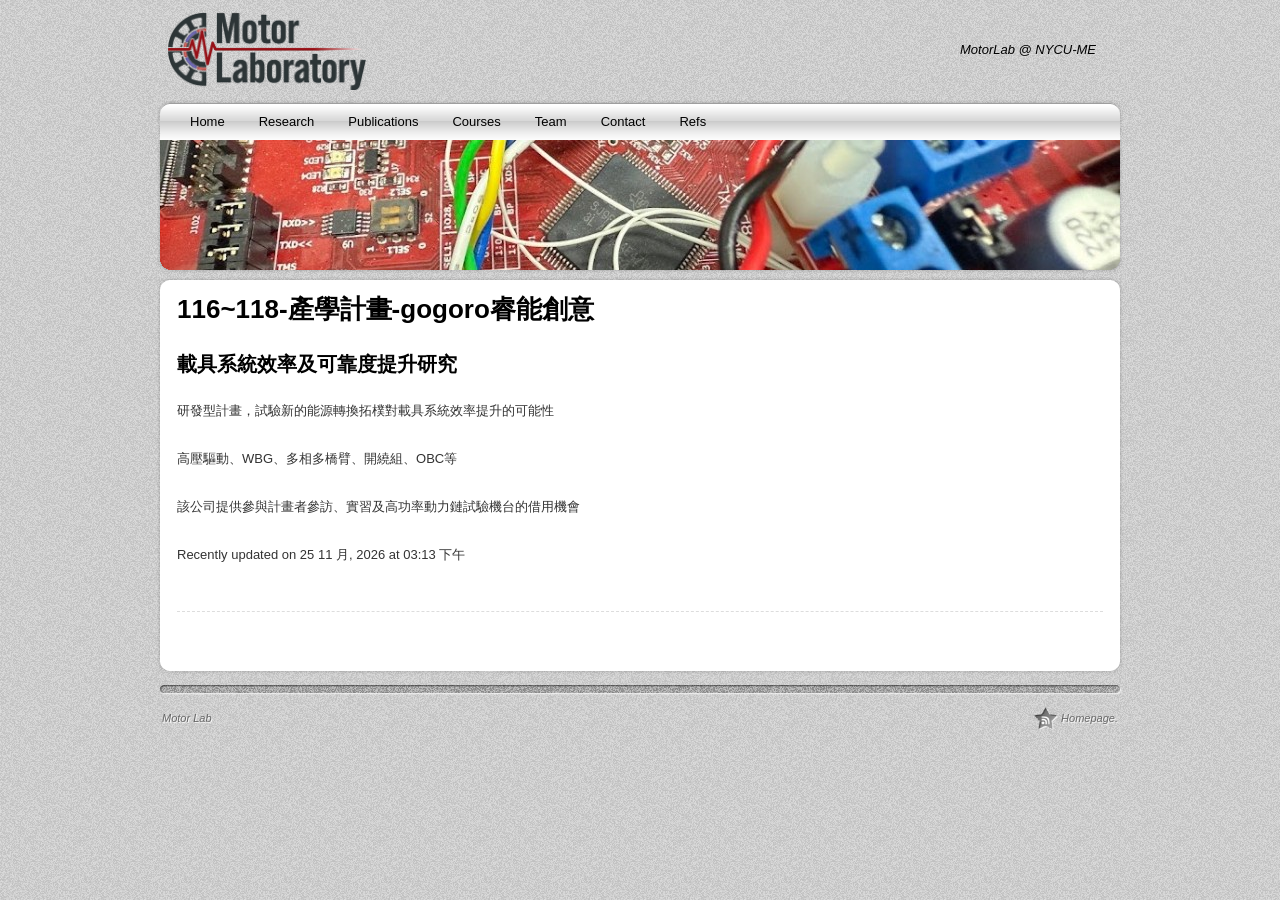
<file: 116118-產學計畫-gogoro睿能創意/index.html>
<!DOCTYPE html>
<html lang="zh-TW">
<head><meta charset="UTF-8">

<meta name="viewport" content="width=device-width, initial-scale=1">
<title>116~118-產學計畫-gogoro睿能創意 – Motor Lab</title>
<meta name="robots" content="max-image-preview:large">
<link rel="alternate" type="application/rss+xml" title="訂閱《Motor Lab》» 資訊提供" href="https://nycumotorlab.github.io/feed/">
<link rel="alternate" type="application/rss+xml" title="訂閱《Motor Lab》» 留言的資訊提供" href="https://nycumotorlab.github.io/comments/feed/">
<link rel="alternate" title="oEmbed (JSON)" type="application/json+oembed" href="https://nycumotorlab.github.io/wp-json/oembed/1.0/embed?url=https%3A%2F%2Fnycumotorlab.github.io%2F116118-%25e7%2594%25a2%25e5%25ad%25b8%25e8%25a8%2588%25e7%2595%25ab-gogoro%25e7%259d%25bf%25e8%2583%25bd%25e5%2589%25b5%25e6%2584%258f%2F">
<link rel="alternate" title="oEmbed (XML)" type="text/xml+oembed" href="https://nycumotorlab.github.io/wp-json/oembed/1.0/embed?url=https%3A%2F%2Fnycumotorlab.github.io%2F116118-%25e7%2594%25a2%25e5%25ad%25b8%25e8%25a8%2588%25e7%2595%25ab-gogoro%25e7%259d%25bf%25e8%2583%25bd%25e5%2589%25b5%25e6%2584%258f%2F&amp;format=xml">
<style id="wp-img-auto-sizes-contain-inline-css">
img:is([sizes=auto i],[sizes^="auto," i]){contain-intrinsic-size:3000px 1500px}
/*# sourceURL=wp-img-auto-sizes-contain-inline-css */
</style>
<style id="wp-emoji-styles-inline-css">

	img.wp-smiley, img.emoji {
		display: inline !important;
		border: none !important;
		box-shadow: none !important;
		height: 1em !important;
		width: 1em !important;
		margin: 0 0.07em !important;
		vertical-align: -0.1em !important;
		background: none !important;
		padding: 0 !important;
	}
/*# sourceURL=wp-emoji-styles-inline-css */
</style>
<style id="wp-block-library-inline-css">
:root{--wp-block-synced-color:#7a00df;--wp-block-synced-color--rgb:122,0,223;--wp-bound-block-color:var(--wp-block-synced-color);--wp-editor-canvas-background:#ddd;--wp-admin-theme-color:#007cba;--wp-admin-theme-color--rgb:0,124,186;--wp-admin-theme-color-darker-10:#006ba1;--wp-admin-theme-color-darker-10--rgb:0,107,160.5;--wp-admin-theme-color-darker-20:#005a87;--wp-admin-theme-color-darker-20--rgb:0,90,135;--wp-admin-border-width-focus:2px}@media (min-resolution:192dpi){:root{--wp-admin-border-width-focus:1.5px}}.wp-element-button{cursor:pointer}:root .has-very-light-gray-background-color{background-color:#eee}:root .has-very-dark-gray-background-color{background-color:#313131}:root .has-very-light-gray-color{color:#eee}:root .has-very-dark-gray-color{color:#313131}:root .has-vivid-green-cyan-to-vivid-cyan-blue-gradient-background{background:linear-gradient(135deg,#00d084,#0693e3)}:root .has-purple-crush-gradient-background{background:linear-gradient(135deg,#34e2e4,#4721fb 50%,#ab1dfe)}:root .has-hazy-dawn-gradient-background{background:linear-gradient(135deg,#faaca8,#dad0ec)}:root .has-subdued-olive-gradient-background{background:linear-gradient(135deg,#fafae1,#67a671)}:root .has-atomic-cream-gradient-background{background:linear-gradient(135deg,#fdd79a,#004a59)}:root .has-nightshade-gradient-background{background:linear-gradient(135deg,#330968,#31cdcf)}:root .has-midnight-gradient-background{background:linear-gradient(135deg,#020381,#2874fc)}:root{--wp--preset--font-size--normal:16px;--wp--preset--font-size--huge:42px}.has-regular-font-size{font-size:1em}.has-larger-font-size{font-size:2.625em}.has-normal-font-size{font-size:var(--wp--preset--font-size--normal)}.has-huge-font-size{font-size:var(--wp--preset--font-size--huge)}:root .has-text-align-center{text-align:center}:root .has-text-align-left{text-align:left}:root .has-text-align-right{text-align:right}.has-fit-text{white-space:nowrap!important}#end-resizable-editor-section{display:none}.aligncenter{clear:both}.items-justified-left{justify-content:flex-start}.items-justified-center{justify-content:center}.items-justified-right{justify-content:flex-end}.items-justified-space-between{justify-content:space-between}.screen-reader-text{word-wrap:normal!important;border:0;clip-path:inset(50%);height:1px;margin:-1px;overflow:hidden;padding:0;position:absolute;width:1px;word-break:normal!important}.screen-reader-text:focus{background-color:#ddd;clip-path:none;color:#444;display:block;font-size:1em;height:auto;left:5px;line-height:normal;padding:15px 23px 14px;text-decoration:none;top:5px;width:auto;z-index:100000}html :where(.has-border-color){border-style:solid}html :where([style^=border-color],[style*=";border-color"],[style*="; border-color"]){border-style:solid}html :where([style^=border-top-color],[style*=";border-top-color"],[style*="; border-top-color"]){border-top-style:solid}html :where([style^=border-right-color],[style*=";border-right-color"],[style*="; border-right-color"]){border-right-style:solid}html :where([style^=border-bottom-color],[style*=";border-bottom-color"],[style*="; border-bottom-color"]){border-bottom-style:solid}html :where([style^=border-left-color],[style*=";border-left-color"],[style*="; border-left-color"]){border-left-style:solid}html :where([style^=border-width],[style*=";border-width"],[style*="; border-width"]){border-style:solid}html :where([style^=border-top-width],[style*=";border-top-width"],[style*="; border-top-width"]){border-top-style:solid}html :where([style^=border-right-width],[style*=";border-right-width"],[style*="; border-right-width"]){border-right-style:solid}html :where([style^=border-bottom-width],[style*=";border-bottom-width"],[style*="; border-bottom-width"]){border-bottom-style:solid}html :where([style^=border-left-width],[style*=";border-left-width"],[style*="; border-left-width"]){border-left-style:solid}html :where(img[class*=wp-image-]){height:auto;max-width:100%}:where(figure){margin:0 0 1em}html :where(.is-position-sticky){--wp-admin--admin-bar--position-offset:var(--wp-admin--admin-bar--height,0px)}@media screen and (max-width:600px){html :where(.is-position-sticky){--wp-admin--admin-bar--position-offset:0px}}

/*# sourceURL=/wp-includes/css/dist/block-library/common.min.css */
</style>
<style id="wp-block-heading-inline-css">
h1:where(.wp-block-heading).has-background,h2:where(.wp-block-heading).has-background,h3:where(.wp-block-heading).has-background,h4:where(.wp-block-heading).has-background,h5:where(.wp-block-heading).has-background,h6:where(.wp-block-heading).has-background{padding:1.25em 2.375em}h1.has-text-align-left[style*=writing-mode]:where([style*=vertical-lr]),h1.has-text-align-right[style*=writing-mode]:where([style*=vertical-rl]),h2.has-text-align-left[style*=writing-mode]:where([style*=vertical-lr]),h2.has-text-align-right[style*=writing-mode]:where([style*=vertical-rl]),h3.has-text-align-left[style*=writing-mode]:where([style*=vertical-lr]),h3.has-text-align-right[style*=writing-mode]:where([style*=vertical-rl]),h4.has-text-align-left[style*=writing-mode]:where([style*=vertical-lr]),h4.has-text-align-right[style*=writing-mode]:where([style*=vertical-rl]),h5.has-text-align-left[style*=writing-mode]:where([style*=vertical-lr]),h5.has-text-align-right[style*=writing-mode]:where([style*=vertical-rl]),h6.has-text-align-left[style*=writing-mode]:where([style*=vertical-lr]),h6.has-text-align-right[style*=writing-mode]:where([style*=vertical-rl]){rotate:180deg}
/*# sourceURL=https://nycumotorlab.github.io/wp-includes/blocks/heading/style.min.css */
</style>
<style id="wp-block-paragraph-inline-css">
.is-small-text{font-size:.875em}.is-regular-text{font-size:1em}.is-large-text{font-size:2.25em}.is-larger-text{font-size:3em}.has-drop-cap:not(:focus):first-letter{float:left;font-size:8.4em;font-style:normal;font-weight:100;line-height:.68;margin:.05em .1em 0 0;text-transform:uppercase}body.rtl .has-drop-cap:not(:focus):first-letter{float:none;margin-left:.1em}p.has-drop-cap.has-background{overflow:hidden}:root :where(p.has-background){padding:1.25em 2.375em}:where(p.has-text-color:not(.has-link-color)) a{color:inherit}p.has-text-align-left[style*="writing-mode:vertical-lr"],p.has-text-align-right[style*="writing-mode:vertical-rl"]{rotate:180deg}
/*# sourceURL=https://nycumotorlab.github.io/wp-includes/blocks/paragraph/style.min.css */
</style>
<style id="wp-block-columns-inline-css">
.wp-block-columns{box-sizing:border-box;display:flex;flex-wrap:wrap!important}@media (min-width:782px){.wp-block-columns{flex-wrap:nowrap!important}}.wp-block-columns{align-items:normal!important}.wp-block-columns.are-vertically-aligned-top{align-items:flex-start}.wp-block-columns.are-vertically-aligned-center{align-items:center}.wp-block-columns.are-vertically-aligned-bottom{align-items:flex-end}@media (max-width:781px){.wp-block-columns:not(.is-not-stacked-on-mobile)>.wp-block-column{flex-basis:100%!important}}@media (min-width:782px){.wp-block-columns:not(.is-not-stacked-on-mobile)>.wp-block-column{flex-basis:0;flex-grow:1}.wp-block-columns:not(.is-not-stacked-on-mobile)>.wp-block-column[style*=flex-basis]{flex-grow:0}}.wp-block-columns.is-not-stacked-on-mobile{flex-wrap:nowrap!important}.wp-block-columns.is-not-stacked-on-mobile>.wp-block-column{flex-basis:0;flex-grow:1}.wp-block-columns.is-not-stacked-on-mobile>.wp-block-column[style*=flex-basis]{flex-grow:0}:where(.wp-block-columns){margin-bottom:1.75em}:where(.wp-block-columns.has-background){padding:1.25em 2.375em}.wp-block-column{flex-grow:1;min-width:0;overflow-wrap:break-word;word-break:break-word}.wp-block-column.is-vertically-aligned-top{align-self:flex-start}.wp-block-column.is-vertically-aligned-center{align-self:center}.wp-block-column.is-vertically-aligned-bottom{align-self:flex-end}.wp-block-column.is-vertically-aligned-stretch{align-self:stretch}.wp-block-column.is-vertically-aligned-bottom,.wp-block-column.is-vertically-aligned-center,.wp-block-column.is-vertically-aligned-top{width:100%}
/*# sourceURL=https://nycumotorlab.github.io/wp-includes/blocks/columns/style.min.css */
</style>

<style id="classic-theme-styles-inline-css">
/*! This file is auto-generated */
.wp-block-button__link{color:#fff;background-color:#32373c;border-radius:9999px;box-shadow:none;text-decoration:none;padding:calc(.667em + 2px) calc(1.333em + 2px);font-size:1.125em}.wp-block-file__button{background:#32373c;color:#fff;text-decoration:none}
/*# sourceURL=/wp-includes/css/classic-themes.min.css */
</style>

<style id="global-styles-inline-css">
:root{--wp--preset--aspect-ratio--square: 1;--wp--preset--aspect-ratio--4-3: 4/3;--wp--preset--aspect-ratio--3-4: 3/4;--wp--preset--aspect-ratio--3-2: 3/2;--wp--preset--aspect-ratio--2-3: 2/3;--wp--preset--aspect-ratio--16-9: 16/9;--wp--preset--aspect-ratio--9-16: 9/16;--wp--preset--color--black: #000000;--wp--preset--color--cyan-bluish-gray: #abb8c3;--wp--preset--color--white: #ffffff;--wp--preset--color--pale-pink: #f78da7;--wp--preset--color--vivid-red: #cf2e2e;--wp--preset--color--luminous-vivid-orange: #ff6900;--wp--preset--color--luminous-vivid-amber: #fcb900;--wp--preset--color--light-green-cyan: #7bdcb5;--wp--preset--color--vivid-green-cyan: #00d084;--wp--preset--color--pale-cyan-blue: #8ed1fc;--wp--preset--color--vivid-cyan-blue: #0693e3;--wp--preset--color--vivid-purple: #9b51e0;--wp--preset--gradient--vivid-cyan-blue-to-vivid-purple: linear-gradient(135deg,rgb(6,147,227) 0%,rgb(155,81,224) 100%);--wp--preset--gradient--light-green-cyan-to-vivid-green-cyan: linear-gradient(135deg,rgb(122,220,180) 0%,rgb(0,208,130) 100%);--wp--preset--gradient--luminous-vivid-amber-to-luminous-vivid-orange: linear-gradient(135deg,rgb(252,185,0) 0%,rgb(255,105,0) 100%);--wp--preset--gradient--luminous-vivid-orange-to-vivid-red: linear-gradient(135deg,rgb(255,105,0) 0%,rgb(207,46,46) 100%);--wp--preset--gradient--very-light-gray-to-cyan-bluish-gray: linear-gradient(135deg,rgb(238,238,238) 0%,rgb(169,184,195) 100%);--wp--preset--gradient--cool-to-warm-spectrum: linear-gradient(135deg,rgb(74,234,220) 0%,rgb(151,120,209) 20%,rgb(207,42,186) 40%,rgb(238,44,130) 60%,rgb(251,105,98) 80%,rgb(254,248,76) 100%);--wp--preset--gradient--blush-light-purple: linear-gradient(135deg,rgb(255,206,236) 0%,rgb(152,150,240) 100%);--wp--preset--gradient--blush-bordeaux: linear-gradient(135deg,rgb(254,205,165) 0%,rgb(254,45,45) 50%,rgb(107,0,62) 100%);--wp--preset--gradient--luminous-dusk: linear-gradient(135deg,rgb(255,203,112) 0%,rgb(199,81,192) 50%,rgb(65,88,208) 100%);--wp--preset--gradient--pale-ocean: linear-gradient(135deg,rgb(255,245,203) 0%,rgb(182,227,212) 50%,rgb(51,167,181) 100%);--wp--preset--gradient--electric-grass: linear-gradient(135deg,rgb(202,248,128) 0%,rgb(113,206,126) 100%);--wp--preset--gradient--midnight: linear-gradient(135deg,rgb(2,3,129) 0%,rgb(40,116,252) 100%);--wp--preset--font-size--small: 13px;--wp--preset--font-size--medium: 20px;--wp--preset--font-size--large: 36px;--wp--preset--font-size--x-large: 42px;--wp--preset--spacing--20: 0.44rem;--wp--preset--spacing--30: 0.67rem;--wp--preset--spacing--40: 1rem;--wp--preset--spacing--50: 1.5rem;--wp--preset--spacing--60: 2.25rem;--wp--preset--spacing--70: 3.38rem;--wp--preset--spacing--80: 5.06rem;--wp--preset--shadow--natural: 6px 6px 9px rgba(0, 0, 0, 0.2);--wp--preset--shadow--deep: 12px 12px 50px rgba(0, 0, 0, 0.4);--wp--preset--shadow--sharp: 6px 6px 0px rgba(0, 0, 0, 0.2);--wp--preset--shadow--outlined: 6px 6px 0px -3px rgb(255, 255, 255), 6px 6px rgb(0, 0, 0);--wp--preset--shadow--crisp: 6px 6px 0px rgb(0, 0, 0);}.wp-block-button{--wp--preset--dimension--25: 25%;--wp--preset--dimension--50: 50%;--wp--preset--dimension--75: 75%;--wp--preset--dimension--100: 100%;}:where(body) { margin: 0; }:where(.is-layout-flex){gap: 0.5em;}:where(.is-layout-grid){gap: 0.5em;}body .is-layout-flex{display: flex;}.is-layout-flex{flex-wrap: wrap;align-items: center;}.is-layout-flex > :is(*, div){margin: 0;}body .is-layout-grid{display: grid;}.is-layout-grid > :is(*, div){margin: 0;}body{padding-top: 0px;padding-right: 0px;padding-bottom: 0px;padding-left: 0px;}:root :where(.wp-element-button, .wp-block-button__link){background-color: #32373c;border-width: 0;color: #fff;font-family: inherit;font-size: inherit;font-style: inherit;font-weight: inherit;letter-spacing: inherit;line-height: inherit;padding-top: calc(0.667em + 2px);padding-right: calc(1.333em + 2px);padding-bottom: calc(0.667em + 2px);padding-left: calc(1.333em + 2px);text-decoration: none;text-transform: inherit;}.has-black-color{color: var(--wp--preset--color--black) !important;}.has-cyan-bluish-gray-color{color: var(--wp--preset--color--cyan-bluish-gray) !important;}.has-white-color{color: var(--wp--preset--color--white) !important;}.has-pale-pink-color{color: var(--wp--preset--color--pale-pink) !important;}.has-vivid-red-color{color: var(--wp--preset--color--vivid-red) !important;}.has-luminous-vivid-orange-color{color: var(--wp--preset--color--luminous-vivid-orange) !important;}.has-luminous-vivid-amber-color{color: var(--wp--preset--color--luminous-vivid-amber) !important;}.has-light-green-cyan-color{color: var(--wp--preset--color--light-green-cyan) !important;}.has-vivid-green-cyan-color{color: var(--wp--preset--color--vivid-green-cyan) !important;}.has-pale-cyan-blue-color{color: var(--wp--preset--color--pale-cyan-blue) !important;}.has-vivid-cyan-blue-color{color: var(--wp--preset--color--vivid-cyan-blue) !important;}.has-vivid-purple-color{color: var(--wp--preset--color--vivid-purple) !important;}.has-black-background-color{background-color: var(--wp--preset--color--black) !important;}.has-cyan-bluish-gray-background-color{background-color: var(--wp--preset--color--cyan-bluish-gray) !important;}.has-white-background-color{background-color: var(--wp--preset--color--white) !important;}.has-pale-pink-background-color{background-color: var(--wp--preset--color--pale-pink) !important;}.has-vivid-red-background-color{background-color: var(--wp--preset--color--vivid-red) !important;}.has-luminous-vivid-orange-background-color{background-color: var(--wp--preset--color--luminous-vivid-orange) !important;}.has-luminous-vivid-amber-background-color{background-color: var(--wp--preset--color--luminous-vivid-amber) !important;}.has-light-green-cyan-background-color{background-color: var(--wp--preset--color--light-green-cyan) !important;}.has-vivid-green-cyan-background-color{background-color: var(--wp--preset--color--vivid-green-cyan) !important;}.has-pale-cyan-blue-background-color{background-color: var(--wp--preset--color--pale-cyan-blue) !important;}.has-vivid-cyan-blue-background-color{background-color: var(--wp--preset--color--vivid-cyan-blue) !important;}.has-vivid-purple-background-color{background-color: var(--wp--preset--color--vivid-purple) !important;}.has-black-border-color{border-color: var(--wp--preset--color--black) !important;}.has-cyan-bluish-gray-border-color{border-color: var(--wp--preset--color--cyan-bluish-gray) !important;}.has-white-border-color{border-color: var(--wp--preset--color--white) !important;}.has-pale-pink-border-color{border-color: var(--wp--preset--color--pale-pink) !important;}.has-vivid-red-border-color{border-color: var(--wp--preset--color--vivid-red) !important;}.has-luminous-vivid-orange-border-color{border-color: var(--wp--preset--color--luminous-vivid-orange) !important;}.has-luminous-vivid-amber-border-color{border-color: var(--wp--preset--color--luminous-vivid-amber) !important;}.has-light-green-cyan-border-color{border-color: var(--wp--preset--color--light-green-cyan) !important;}.has-vivid-green-cyan-border-color{border-color: var(--wp--preset--color--vivid-green-cyan) !important;}.has-pale-cyan-blue-border-color{border-color: var(--wp--preset--color--pale-cyan-blue) !important;}.has-vivid-cyan-blue-border-color{border-color: var(--wp--preset--color--vivid-cyan-blue) !important;}.has-vivid-purple-border-color{border-color: var(--wp--preset--color--vivid-purple) !important;}.has-vivid-cyan-blue-to-vivid-purple-gradient-background{background: var(--wp--preset--gradient--vivid-cyan-blue-to-vivid-purple) !important;}.has-light-green-cyan-to-vivid-green-cyan-gradient-background{background: var(--wp--preset--gradient--light-green-cyan-to-vivid-green-cyan) !important;}.has-luminous-vivid-amber-to-luminous-vivid-orange-gradient-background{background: var(--wp--preset--gradient--luminous-vivid-amber-to-luminous-vivid-orange) !important;}.has-luminous-vivid-orange-to-vivid-red-gradient-background{background: var(--wp--preset--gradient--luminous-vivid-orange-to-vivid-red) !important;}.has-very-light-gray-to-cyan-bluish-gray-gradient-background{background: var(--wp--preset--gradient--very-light-gray-to-cyan-bluish-gray) !important;}.has-cool-to-warm-spectrum-gradient-background{background: var(--wp--preset--gradient--cool-to-warm-spectrum) !important;}.has-blush-light-purple-gradient-background{background: var(--wp--preset--gradient--blush-light-purple) !important;}.has-blush-bordeaux-gradient-background{background: var(--wp--preset--gradient--blush-bordeaux) !important;}.has-luminous-dusk-gradient-background{background: var(--wp--preset--gradient--luminous-dusk) !important;}.has-pale-ocean-gradient-background{background: var(--wp--preset--gradient--pale-ocean) !important;}.has-electric-grass-gradient-background{background: var(--wp--preset--gradient--electric-grass) !important;}.has-midnight-gradient-background{background: var(--wp--preset--gradient--midnight) !important;}.has-small-font-size{font-size: var(--wp--preset--font-size--small) !important;}.has-medium-font-size{font-size: var(--wp--preset--font-size--medium) !important;}.has-large-font-size{font-size: var(--wp--preset--font-size--large) !important;}.has-x-large-font-size{font-size: var(--wp--preset--font-size--x-large) !important;}
:where(.wp-block-columns.is-layout-flex){gap: 2em;}:where(.wp-block-columns.is-layout-grid){gap: 2em;}
/*# sourceURL=global-styles-inline-css */
</style>

<link rel="stylesheet" id="newstone-css" href="https://nycumotorlab.github.io/wp-content/themes/newstone/style.css?ver=1.0.8" media="all">
<link rel="https://api.w.org/" href="https://nycumotorlab.github.io/wp-json/"><link rel="alternate" title="JSON" type="application/json" href="https://nycumotorlab.github.io/wp-json/wp/v2/pages/411"><link rel="EditURI" type="application/rsd+xml" title="RSD" href="https://nycumotorlab.github.io/xmlrpc.php?rsd">
<meta name="generator" content="WordPress 7.1.5">
<link rel="canonical" href="https://nycumotorlab.github.io/116118-%E7%94%A2%E5%AD%B8%E8%A8%88%E7%95%AB-gogoro%E7%9D%BF%E8%83%BD%E5%89%B5%E6%84%8F/">
<link rel="shortlink" href="https://nycumotorlab.github.io/?p=411">
<!-- Google tag (gtag.js) -->
<script async src="https://www.googletagmanager.com/gtag/js?id=G-LTXRGV6QMH"></script>
<script>
  window.dataLayer = window.dataLayer || [];
  function gtag(){dataLayer.push(arguments);}
  gtag('js', new Date());

  gtag('config', 'G-LTXRGV6QMH');
</script><style id="custom-background-css">
body.custom-background { background-color: #0a0700; }
</style>
<script>(function() {
    function preventBackspace(event) {
        if (event.key === 'Backspace' || event.keyCode === 8) {
            let target = event.target;
            let tagName = target.tagName.toLowerCase();
            
            // 如果游標不在文字輸入框，且不在可編輯的內容區（如傳統編輯器本體）
            if (tagName !== 'input' && tagName !== 'textarea' && !target.isContentEditable) {
                event.preventDefault();
            }
        }
    }

    // 1. 攔截主網頁、外層工具列、標題列的 Backspace
    document.addEventListener('keydown', preventBackspace);

    // 2. 專門攻破傳統編輯器的 iframe，潛入內部進行攔截
    window.addEventListener('load', function() {
        // 尋找傳統編輯器的文字區域 iframe
        let editorIframe = document.getElementById('content_ifr');
        if (editorIframe && editorIframe.contentWindow) {
            try {
                editorIframe.contentWindow.document.addEventListener('keydown', preventBackspace);
            } catch (e) {
                console.log('傳統編輯器防禦載入失敗，可能存在同源限制。');
            }
        }
    });
})();
</script><link rel="icon" href="https://nycumotorlab.github.io/wp-content/uploads/2026/05/1150328_MotorLab_Logo_Transp_Large_cr.png" sizes="32x32">
<link rel="icon" href="https://nycumotorlab.github.io/wp-content/uploads/2026/05/1150328_MotorLab_Logo_Transp_Large_cr.png" sizes="192x192">
<link rel="apple-touch-icon" href="https://nycumotorlab.github.io/wp-content/uploads/2026/05/1150328_MotorLab_Logo_Transp_Large_cr.png">
<meta name="msapplication-TileImage" content="https://nycumotorlab.github.io/wp-content/uploads/2026/05/1150328_MotorLab_Logo_Transp_Large_cr.png">
<style id="core-block-supports-inline-css">
.wp-container-core-columns-is-layout-8f761849{flex-wrap:nowrap;}
/*# sourceURL=core-block-supports-inline-css */
</style>

</head>
<body class="wp-singular page-template page-template-template-onecolumn page-template-template-onecolumn-php page page-id-411 custom-background wp-custom-logo wp-embed-responsive wp-theme-newstone">
<div id="wrapper" class="base_bg">
	<div id="newstone">
		<div id="mobile-bar">
							<span id="mobile-bar-logo"><a href="https://nycumotorlab.github.io/" class="custom-logo-link" rel="home"><img width="410" height="163" src="https://nycumotorlab.github.io/wp-content/uploads/2026/05/1150328_MotorLab_Logo_Transp_Small.png" class="custom-logo" alt="Motor Lab" decoding="async" fetchpriority="high"></a></span>
						<button id="menu-toggle" class="menu-toggle" type="button" aria-controls="the_menu" aria-expanded="false" aria-label="Toggle navigation menu">
				<span class="menu-toggle-box">
					<span class="menu-toggle-bar"></span>
					<span class="menu-toggle-bar"></span>
					<span class="menu-toggle-bar"></span>
				</span>
			</button>
		</div>
		<div id="header-info">
			<div id="header-info-left">
				<div id="site-logo"><a href="https://nycumotorlab.github.io/" class="custom-logo-link" rel="home"><img width="410" height="163" src="https://nycumotorlab.github.io/wp-content/uploads/2026/05/1150328_MotorLab_Logo_Transp_Small.png" class="custom-logo" alt="Motor Lab" decoding="async"></a></div>			</div>
			<div id="header-info-right">
									<div id="site-description">MotorLab @ NYCU-ME</div>
							</div>
			<div class="clearboth"></div>
		</div>
		<div id="header">
			<div id="the_menu" class="layout">
				<div class="menu_bar"><ul id="menu-primary-menu" class="menu"><li id="menu-item-149" class="menu-item menu-item-type-post_type menu-item-object-page menu-item-home menu-item-149"><a href="https://nycumotorlab.github.io/">Home</a></li>
<li id="menu-item-159" class="menu-item menu-item-type-post_type menu-item-object-page current-menu-ancestor current-menu-parent current_page_parent current_page_ancestor menu-item-has-children menu-item-159"><a href="https://nycumotorlab.github.io/research/">Research</a>
<ul class="sub-menu">
	<li id="menu-item-406" class="menu-item menu-item-type-post_type menu-item-object-page menu-item-406"><a href="https://nycumotorlab.github.io/115-%E9%AB%98%E6%95%99%E6%B7%B1%E8%80%95%E8%A8%88%E7%95%AB-%E4%BB%BF%E7%94%9F%E9%A9%85%E5%8B%95%E8%88%87%E6%84%9F%E6%B8%AC%E6%8A%80%E8%A1%93%E6%95%B4%E5%90%88/">115-高教深耕計畫-仿生驅動與感測技術整合</a></li>
	<li id="menu-item-414" class="menu-item menu-item-type-post_type menu-item-object-page current-menu-item page_item page-item-411 current_page_item menu-item-414"><a href="https://nycumotorlab.github.io/116118-%E7%94%A2%E5%AD%B8%E8%A8%88%E7%95%AB-gogoro%E7%9D%BF%E8%83%BD%E5%89%B5%E6%84%8F/" aria-current="page">116~118-產學計畫-gogoro睿能創意</a></li>
</ul>
</li>
<li id="menu-item-426" class="menu-item menu-item-type-post_type menu-item-object-page menu-item-has-children menu-item-426"><a href="https://nycumotorlab.github.io/publications/">Publications</a>
<ul class="sub-menu">
	<li id="menu-item-384" class="menu-item menu-item-type-post_type menu-item-object-page menu-item-384"><a href="https://nycumotorlab.github.io/publication-checklist/">Manuscript Checklist</a></li>
</ul>
</li>
<li id="menu-item-158" class="menu-item menu-item-type-post_type menu-item-object-page menu-item-158"><a href="https://nycumotorlab.github.io/courses/">Courses</a></li>
<li id="menu-item-160" class="menu-item menu-item-type-post_type menu-item-object-page menu-item-has-children menu-item-160"><a href="https://nycumotorlab.github.io/team/">Team</a>
<ul class="sub-menu">
	<li id="menu-item-284" class="menu-item menu-item-type-post_type menu-item-object-page menu-item-284"><a href="https://nycumotorlab.github.io/%E6%89%BE%E8%80%81%E5%B8%AB%E6%87%B6%E4%BA%BA%E5%8C%85/">Join Us</a></li>
</ul>
</li>
<li id="menu-item-180" class="menu-item menu-item-type-post_type menu-item-object-page menu-item-180"><a href="https://nycumotorlab.github.io/contact/">Contact</a></li>
<li id="menu-item-349" class="menu-item menu-item-type-post_type menu-item-object-page menu-item-349"><a href="https://nycumotorlab.github.io/refs/">Refs</a></li>
</ul></div>			</div>
			<div id="feature-image" class="bg">
								<div id="show-feature-image" style="background:url(https://nycumotorlab.github.io/wp-content/uploads/2026/07/IMG_8522cr.jpg)"></div>
								<div id="feature-image-frame"></div>
			</div>
			<div id="header-shadow" class="layout"></div>
		</div>
		<div id="main">		<div id="mainbox-fullwidth" class="bg">
			<div class="main-fullwidth-layout-top layout"></div>
			<div id="content" role="main">

			
				
				<div id="post-411" class="post-411 page type-page status-publish hentry">

					
					<h1>116~118-產學計畫-gogoro睿能創意</h1>

					
					<div class="post-content">
						
<h3 class="wp-block-heading">載具系統效率及可靠度提升研究</h3>



<div class="wp-block-columns is-layout-flex wp-container-core-columns-is-layout-8f761849 wp-block-columns-is-layout-flex">
<div class="wp-block-column is-layout-flow wp-block-column-is-layout-flow"></div>



<div class="wp-block-column is-layout-flow wp-block-column-is-layout-flow"></div>



<div class="wp-block-column is-layout-flow wp-block-column-is-layout-flow"></div>
</div>



<p class="wp-block-paragraph">研發型計畫，試驗新的能源轉換拓樸對載具系統效率提升的可能性</p>



<p class="wp-block-paragraph">高壓驅動、WBG、多相多橋臂、開繞組、OBC等</p>



<p class="wp-block-paragraph">該公司提供參與計畫者參訪、實習及高功率動力鏈試驗機台的借用機會</p>
<p class="last-updated-date">Recently updated on 25 11 月, 2026 at 03:13 下午</p>											</div>
						
					<div class="post-meta">
											</div>
				</div>

								<div id="comments">

					
					
					
				</div>
				
			
			</div>
			<div class="main-fullwidth-layout-bottom layout"></div>
		</div>
		</div>
		<div id="footer">
						<div class="footer-line layout"></div>
			<div id="credit">
				<div id="credit-left">
					<div id="site-info"><a href="https://nycumotorlab.github.io/">Motor Lab</a></div>
				</div>

				<div id="credit-right">
					<div id="theme-designer" class="icon"><a href="https://nycumotorlab.github.io/">Homepage</a>.</div>
				</div>

			</div>
			<div class="clearboth"></div>
		</div>
	</div>
</div>
<script type="speculationrules">
{"prefetch":[{"source":"document","where":{"and":[{"href_matches":"/nycumotorlab/*"},{"not":{"href_matches":["/nycumotorlab/wp-*.php","/nycumotorlab/wp-admin/*","/nycumotorlab/wp-content/uploads/*","/nycumotorlab/wp-content/*","/nycumotorlab/wp-content/plugins/*","/nycumotorlab/wp-content/themes/newstone/*","/nycumotorlab/*\\?(.+)"]}},{"not":{"selector_matches":"a[rel~=\"nofollow\"]"}},{"not":{"selector_matches":".no-prefetch, .no-prefetch a"}}]},"eagerness":"conservative"}]}
</script>
<script id="newstone-navigation-js" src="https://nycumotorlab.github.io/wp-content/themes/newstone/js/navigation.js?ver=2.0.2"></script>
<script id="wp-emoji-settings" type="application/json">
{"baseUrl":"https://s.w.org/images/core/emoji/17.0.2/72x72/","ext":".png","svgUrl":"https://s.w.org/images/core/emoji/17.0.2/svg/","svgExt":".svg","source":{"concatemoji":"https://nycumotorlab.github.io/wp-includes/js/wp-emoji-release.min.js?ver=7.1.5"}}
</script>
<script type="module">
/*! This file is auto-generated */
var e="script#wp-emoji-settings",t=document.querySelector(e);if(!(t instanceof HTMLScriptElement))throw new Error("Element missing: "+e);const r=JSON.parse(t.text),s=(window._wpemojiSettings=r,"wpEmojiSettingsSupports"),o=["flag","emoji"];function i(e){try{var t={supportTests:e,timestamp:(new Date).valueOf()};sessionStorage.setItem(s,JSON.stringify(t))}catch(e){}}function c(e,t,n){e.clearRect(0,0,e.canvas.width,e.canvas.height),e.fillText(t,0,0);t=new Uint32Array(e.getImageData(0,0,e.canvas.width,e.canvas.height).data);e.clearRect(0,0,e.canvas.width,e.canvas.height),e.fillText(n,0,0);const r=new Uint32Array(e.getImageData(0,0,e.canvas.width,e.canvas.height).data);return t.every((e,t)=>e===r[t])}function p(e,t){e.clearRect(0,0,e.canvas.width,e.canvas.height),e.fillText(t,0,0);var n=e.getImageData(16,16,1,1);for(let e=0;e<n.data.length;e++)if(0!==n.data[e])return!1;return!0}function u(e,t,n,r){switch(t){case"flag":return n(e,"\ud83c\udff3\ufe0f\u200d\u26a7\ufe0f","\ud83c\udff3\ufe0f\u200b\u26a7\ufe0f")?!1:!n(e,"\ud83c\udde8\ud83c\uddf6","\ud83c\udde8\u200b\ud83c\uddf6")&&!n(e,"\ud83c\udff4\udb40\udc67\udb40\udc62\udb40\udc65\udb40\udc6e\udb40\udc67\udb40\udc7f","\ud83c\udff4\u200b\udb40\udc67\u200b\udb40\udc62\u200b\udb40\udc65\u200b\udb40\udc6e\u200b\udb40\udc67\u200b\udb40\udc7f");case"emoji":return!r(e,"\ud83e\u1fac8")}return!1}function f(e,t,n,r){let a;const s=(a="undefined"!=typeof WorkerGlobalScope&&self instanceof WorkerGlobalScope?new OffscreenCanvas(300,150):document.createElement("canvas")).getContext("2d",{willReadFrequently:!0}),o=(s.textBaseline="top",s.font="600 32px Arial",{});return e.forEach(e=>{o[e]=t(s,e,n,r)}),o}function a(e){var t=document.createElement("script");t.src=e,t.defer=!0,document.head.appendChild(t)}r.supports={everything:!0,everythingExceptFlag:!0},new Promise(t=>{let n=function(){try{var e=JSON.parse(sessionStorage.getItem(s));if("object"==typeof e&&"number"==typeof e.timestamp&&(new Date).valueOf()<e.timestamp+604800&&"object"==typeof e.supportTests)return e.supportTests}catch(e){}return null}();if(!n){if("undefined"!=typeof Worker&&"undefined"!=typeof OffscreenCanvas&&"undefined"!=typeof URL&&URL.createObjectURL&&"undefined"!=typeof Blob)try{var e="postMessage("+f.toString()+"("+[JSON.stringify(o),u.toString(),c.toString(),p.toString()].join(",")+"));",r=new Blob([e],{type:"text/javascript"});const a=new Worker(URL.createObjectURL(r),{name:"wpTestEmojiSupports"});return void(a.onmessage=e=>{i(n=e.data),a.terminate(),t(n)})}catch(e){}i(n=f(o,u,c,p))}t(n)}).then(e=>{for(const n in e)r.supports[n]=e[n],r.supports.everything=r.supports.everything&&r.supports[n],"flag"!==n&&(r.supports.everythingExceptFlag=r.supports.everythingExceptFlag&&r.supports[n]);var t;r.supports.everythingExceptFlag=r.supports.everythingExceptFlag&&!r.supports.flag,r.supports.everything||((t=r.source||{}).concatemoji?a(t.concatemoji):t.wpemoji&&t.twemoji&&(a(t.twemoji),a(t.wpemoji)))});
//# sourceURL=https://nycumotorlab.github.io/wp-includes/js/wp-emoji-loader.min.js
</script>
</body>
</html>
</file>
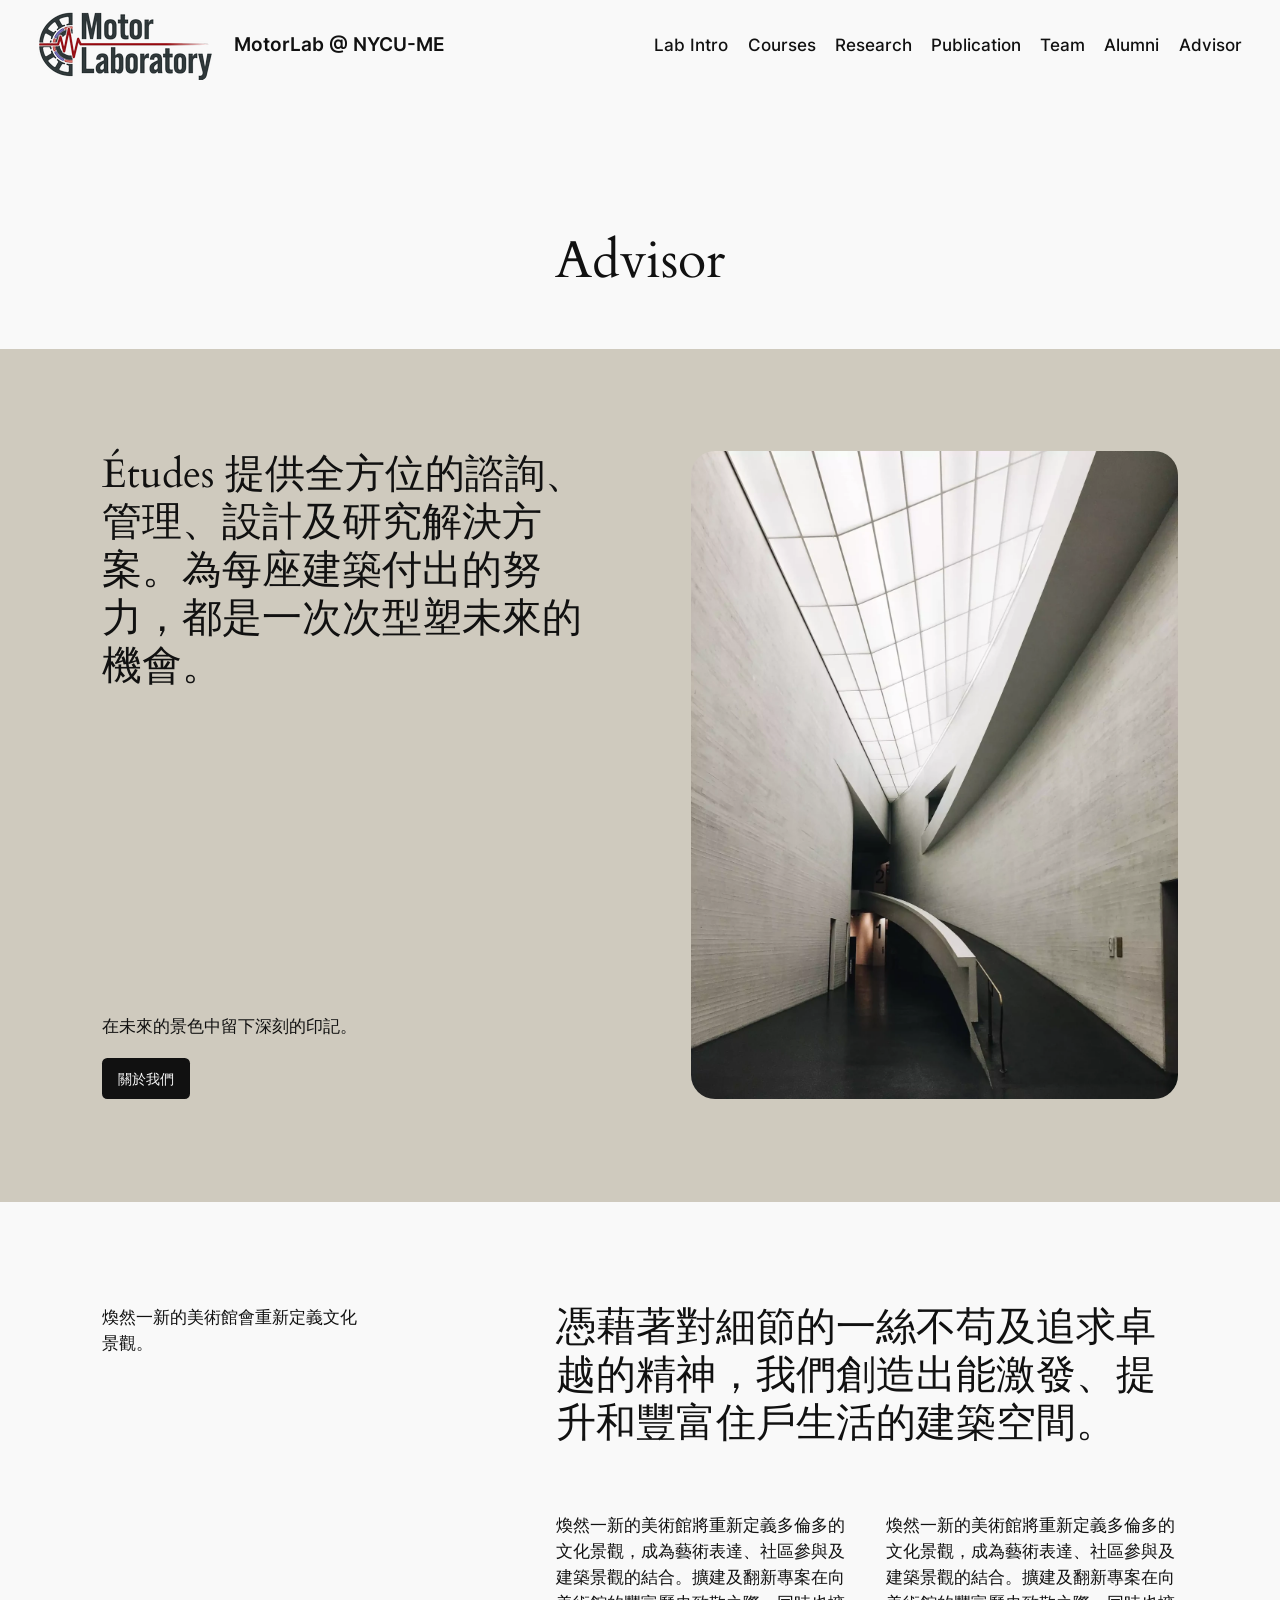
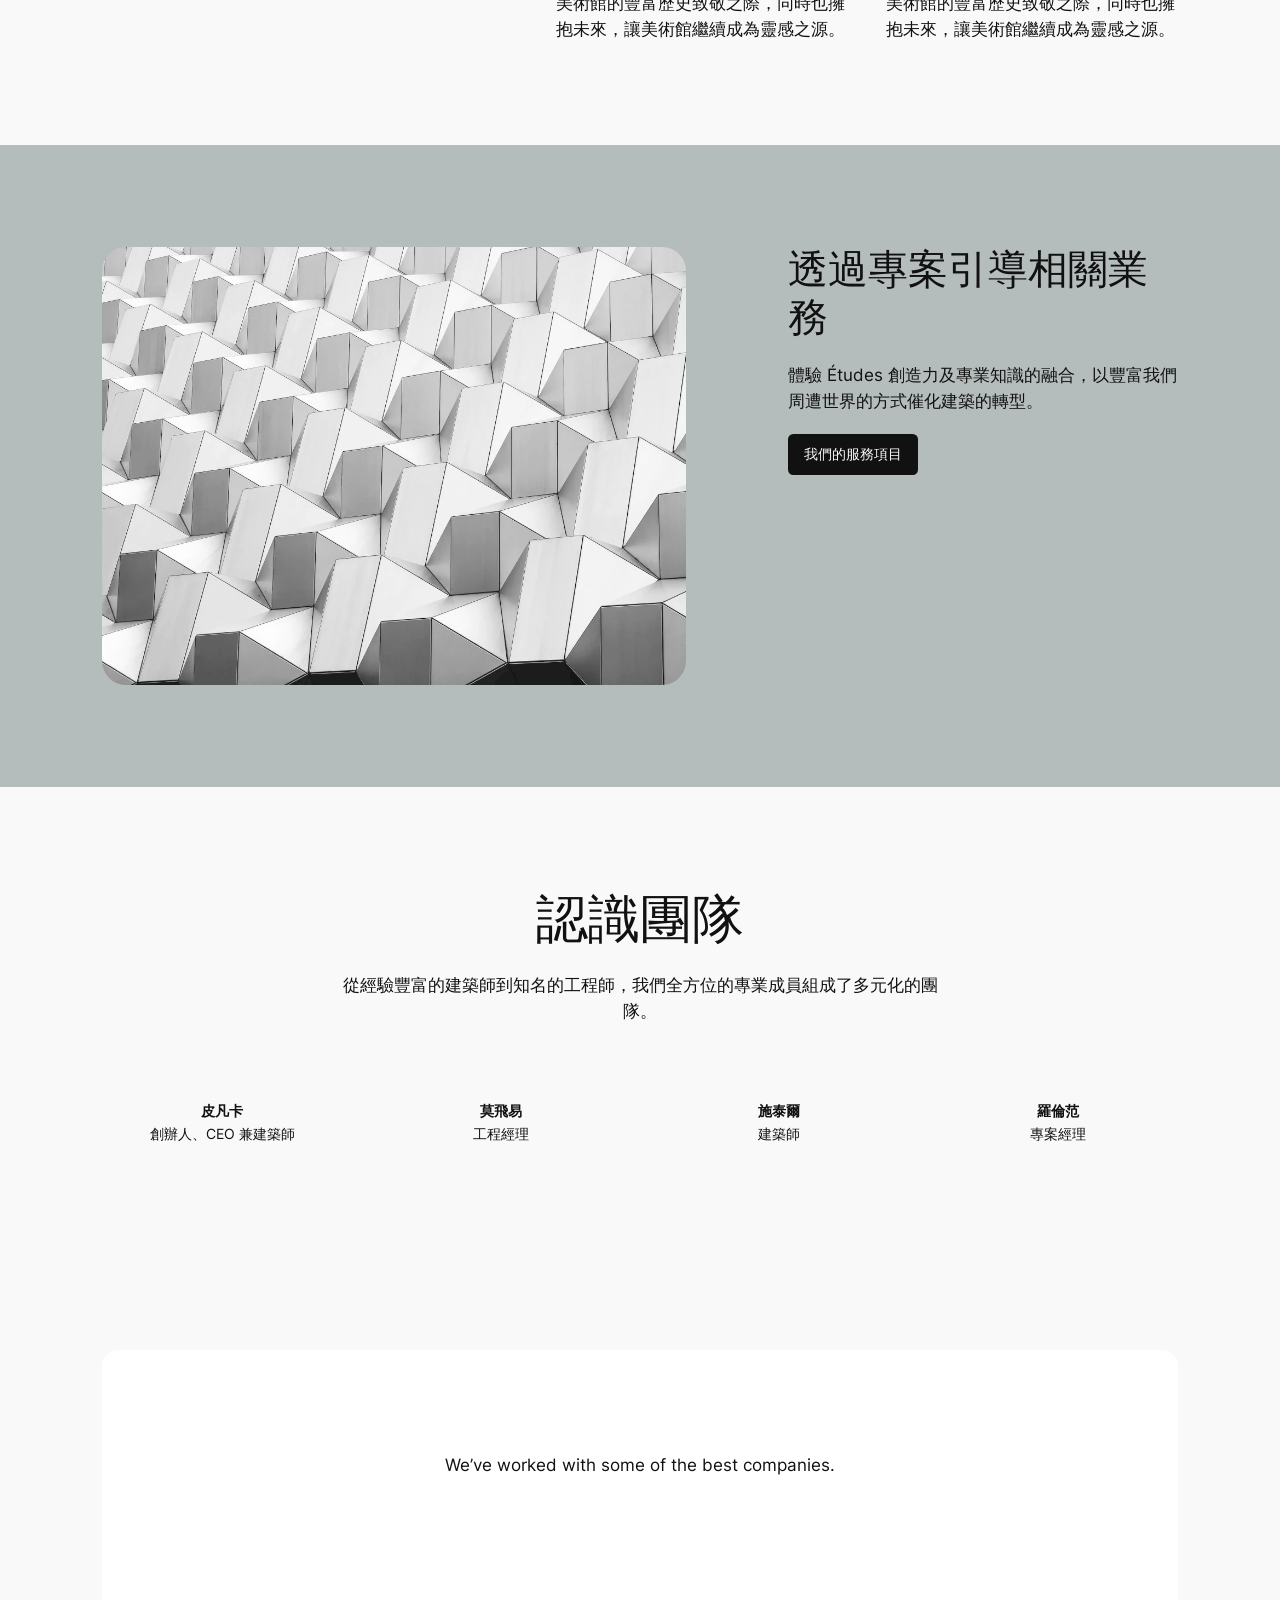
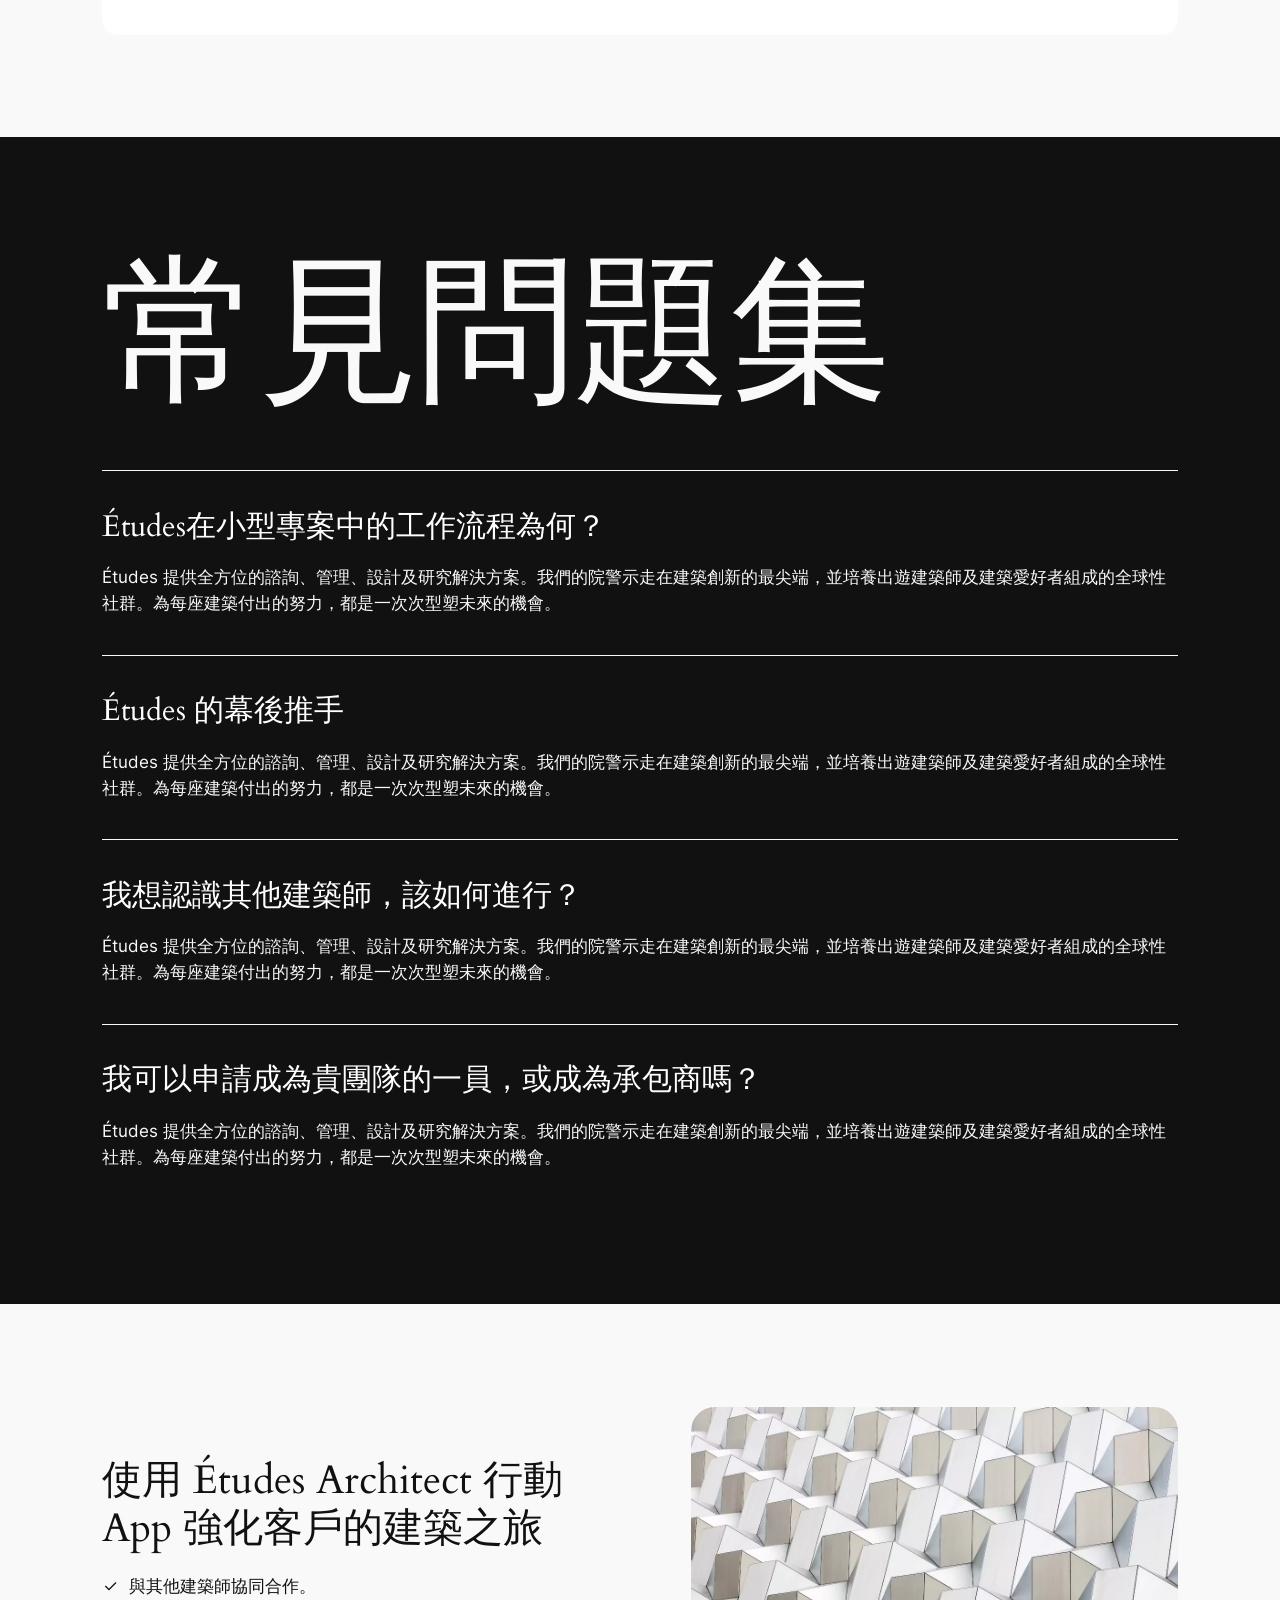
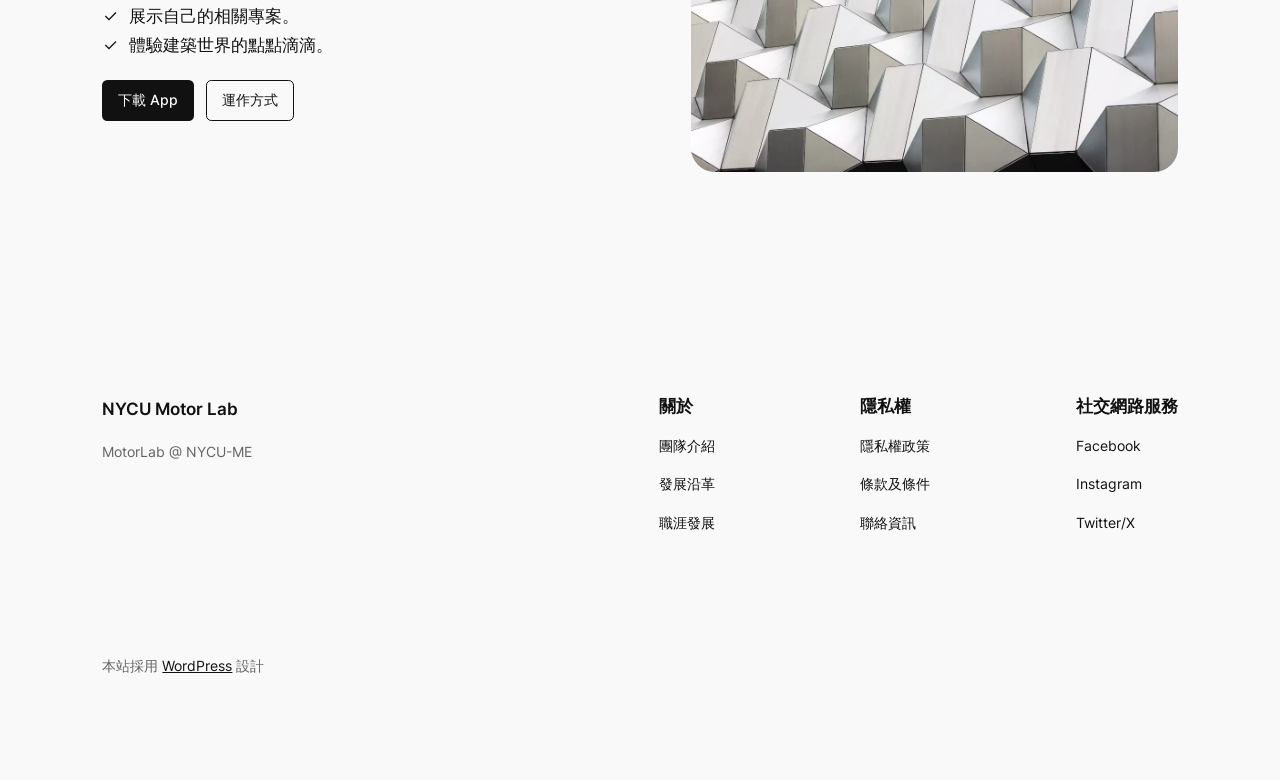
<file: advisor/index.html>
<!DOCTYPE html>
<html lang="zh-TW">
<head><meta charset="UTF-8">
	
	<meta name="viewport" content="width=device-width, initial-scale=1">
<meta name="robots" content="max-image-preview:large">
<title>Advisor – NYCU Motor Lab</title>
<link rel="alternate" type="application/rss+xml" title="訂閱《NYCU Motor Lab》» 資訊提供" href="https://nycumotorlab.github.io/feed/">
<link rel="alternate" type="application/rss+xml" title="訂閱《NYCU Motor Lab》» 留言的資訊提供" href="https://nycumotorlab.github.io/comments/feed/">
<link rel="alternate" title="oEmbed (JSON)" type="application/json+oembed" href="https://nycumotorlab.github.io/wp-json/oembed/1.0/embed?url=https%3A%2F%2Fnycumotorlab.github.io%2Fadvisor%2F">
<link rel="alternate" title="oEmbed (XML)" type="text/xml+oembed" href="https://nycumotorlab.github.io/wp-json/oembed/1.0/embed?url=https%3A%2F%2Fnycumotorlab.github.io%2Fadvisor%2F&amp;format=xml">
<style id="wp-img-auto-sizes-contain-inline-css">
img:is([sizes=auto i],[sizes^="auto," i]){contain-intrinsic-size:3000px 1500px}
/*# sourceURL=wp-img-auto-sizes-contain-inline-css */
</style>
<style id="wp-block-image-inline-css">
.wp-block-image>a,.wp-block-image>figure>a{display:inline-block}.wp-block-image img{box-sizing:border-box;height:auto;max-width:100%;vertical-align:bottom}@media not (prefers-reduced-motion){.wp-block-image img.hide{visibility:hidden}.wp-block-image img.show{animation:show-content-image .4s}}.wp-block-image[style*=border-radius] img,.wp-block-image[style*=border-radius]>a{border-radius:inherit}.wp-block-image.has-custom-border img{box-sizing:border-box}.wp-block-image.aligncenter{text-align:center}.wp-block-image.alignfull>a,.wp-block-image.alignwide>a{width:100%}.wp-block-image.alignfull img,.wp-block-image.alignwide img{height:auto;width:100%}.wp-block-image .aligncenter,.wp-block-image .alignleft,.wp-block-image .alignright,.wp-block-image.aligncenter,.wp-block-image.alignleft,.wp-block-image.alignright{display:table}.wp-block-image .aligncenter>figcaption,.wp-block-image .alignleft>figcaption,.wp-block-image .alignright>figcaption,.wp-block-image.aligncenter>figcaption,.wp-block-image.alignleft>figcaption,.wp-block-image.alignright>figcaption{caption-side:bottom;display:table-caption}.wp-block-image .alignleft{float:left;margin:.5em 1em .5em 0}.wp-block-image .alignright{float:right;margin:.5em 0 .5em 1em}.wp-block-image .aligncenter{margin-left:auto;margin-right:auto}.wp-block-image :where(figcaption){margin-bottom:1em;margin-top:.5em}.wp-block-image.is-style-circle-mask img{border-radius:9999px}@supports ((-webkit-mask-image:none) or (mask-image:none)) or (-webkit-mask-image:none){.wp-block-image.is-style-circle-mask img{border-radius:0;-webkit-mask-image:url('data:image/svg+xml;utf8,<svg viewBox="0 0 100 100" xmlns="http://www.w3.org/2000/svg"><circle cx="50" cy="50" r="50"/></svg>');mask-image:url('data:image/svg+xml;utf8,<svg viewBox="0 0 100 100" xmlns="http://www.w3.org/2000/svg"><circle cx="50" cy="50" r="50"/></svg>');mask-mode:alpha;-webkit-mask-position:center;mask-position:center;-webkit-mask-repeat:no-repeat;mask-repeat:no-repeat;-webkit-mask-size:contain;mask-size:contain}}:root :where(.wp-block-image.is-style-rounded img,.wp-block-image .is-style-rounded img){border-radius:9999px}.wp-block-image figure{margin:0}.wp-lightbox-container{display:flex;flex-direction:column;position:relative}.wp-lightbox-container img{cursor:zoom-in}.wp-lightbox-container img:hover+button{opacity:1}.wp-lightbox-container button{align-items:center;backdrop-filter:blur(16px) saturate(180%);background-color:#5a5a5a40;border:none;border-radius:4px;cursor:zoom-in;display:flex;height:20px;justify-content:center;opacity:0;padding:0;position:absolute;right:16px;text-align:center;top:16px;width:20px;z-index:100}@media not (prefers-reduced-motion){.wp-lightbox-container button{transition:opacity .2s ease}}.wp-lightbox-container button:focus-visible{outline:3px auto #5a5a5a40;outline:3px auto -webkit-focus-ring-color;outline-offset:3px}.wp-lightbox-container button:hover{cursor:pointer;opacity:1}.wp-lightbox-container button:focus{opacity:1}.wp-lightbox-container button:focus,.wp-lightbox-container button:hover,.wp-lightbox-container button:not(:hover):not(:active):not(.has-background){background-color:#5a5a5a40;border:none}.wp-lightbox-overlay{box-sizing:border-box;cursor:zoom-out;height:100vh;left:0;overflow:hidden;position:fixed;top:0;visibility:hidden;width:100%;z-index:100000}.wp-lightbox-overlay .wp-lightbox-close-button{align-items:center;cursor:pointer;display:flex;font-family:inherit;gap:8px;justify-content:center;line-height:1;min-height:40px;min-width:40px;padding:0 4px;position:absolute;right:calc(env(safe-area-inset-right) + 16px);top:calc(env(safe-area-inset-top) + 16px);z-index:5000000}.wp-lightbox-overlay .wp-lightbox-close-button:focus,.wp-lightbox-overlay .wp-lightbox-close-button:hover,.wp-lightbox-overlay .wp-lightbox-close-button:not(:hover):not(:active):not(.has-background){background:none;border:none}.wp-lightbox-overlay .wp-lightbox-close-button:has(.wp-lightbox-close-text:not([hidden])) .wp-lightbox-close-icon svg{height:1em;width:1em}.wp-lightbox-overlay .wp-lightbox-close-icon svg{display:block}.wp-lightbox-overlay .wp-lightbox-navigation-button-next,.wp-lightbox-overlay .wp-lightbox-navigation-button-prev{align-items:center;bottom:16px;cursor:pointer;display:flex;font-family:inherit;gap:4px;justify-content:center;line-height:1;min-height:40px;min-width:40px;padding:0 8px;position:absolute;z-index:2000002}.wp-lightbox-overlay .wp-lightbox-navigation-button-next[hidden],.wp-lightbox-overlay .wp-lightbox-navigation-button-prev[hidden]{display:none}@media (min-width:960px){.wp-lightbox-overlay .wp-lightbox-navigation-button-next,.wp-lightbox-overlay .wp-lightbox-navigation-button-prev{bottom:50%;transform:translateY(-50%)}}.wp-lightbox-overlay .wp-lightbox-navigation-button-next:focus,.wp-lightbox-overlay .wp-lightbox-navigation-button-next:hover,.wp-lightbox-overlay .wp-lightbox-navigation-button-next:not(:hover):not(:active):not(.has-background),.wp-lightbox-overlay .wp-lightbox-navigation-button-prev:focus,.wp-lightbox-overlay .wp-lightbox-navigation-button-prev:hover,.wp-lightbox-overlay .wp-lightbox-navigation-button-prev:not(:hover):not(:active):not(.has-background){background:none;border:none;padding:0 8px}.wp-lightbox-overlay .wp-lightbox-navigation-button-next:has(.wp-lightbox-navigation-text:not([hidden])) .wp-lightbox-navigation-icon svg,.wp-lightbox-overlay .wp-lightbox-navigation-button-prev:has(.wp-lightbox-navigation-text:not([hidden])) .wp-lightbox-navigation-icon svg{display:block;height:1.5em;width:1.5em}.wp-lightbox-overlay .wp-lightbox-navigation-button-prev{left:calc(env(safe-area-inset-left) + 16px)}.wp-lightbox-overlay .wp-lightbox-navigation-button-next{right:calc(env(safe-area-inset-right) + 16px)}.wp-lightbox-overlay .wp-lightbox-navigation-icon svg{vertical-align:middle}.wp-lightbox-overlay .lightbox-image-container{height:var(--wp--lightbox-container-height);left:50%;overflow:hidden;position:absolute;top:50%;transform:translate(-50%,-50%);transform-origin:top left;width:var(--wp--lightbox-container-width);z-index:2000001}.wp-lightbox-overlay .wp-block-image{align-items:center;box-sizing:border-box;display:flex;height:100%;justify-content:center;margin:0;position:relative;transform-origin:0 0;width:100%;z-index:3000000}.wp-lightbox-overlay .wp-block-image img{height:var(--wp--lightbox-image-height);min-height:var(--wp--lightbox-image-height);min-width:var(--wp--lightbox-image-width);width:var(--wp--lightbox-image-width)}.wp-lightbox-overlay .wp-block-image figcaption{display:none}.wp-lightbox-overlay button{background:none;border:none}.wp-lightbox-overlay .scrim{background-color:#fff;height:100%;opacity:.9;position:absolute;width:100%;z-index:2000000}.wp-lightbox-overlay.active{visibility:visible}@media not (prefers-reduced-motion){.wp-lightbox-overlay.active{animation:turn-on-visibility .25s both}.wp-lightbox-overlay.active img{animation:turn-on-visibility .35s both}.wp-lightbox-overlay.show-closing-animation:not(.active){animation:turn-off-visibility .35s both}.wp-lightbox-overlay.show-closing-animation:not(.active) img{animation:turn-off-visibility .25s both}.wp-lightbox-overlay.zoom.active{animation:none;opacity:1;visibility:visible}.wp-lightbox-overlay.zoom.active .lightbox-image-container{animation:lightbox-zoom-in .4s}.wp-lightbox-overlay.zoom.active .lightbox-image-container img{animation:none}.wp-lightbox-overlay.zoom.active .scrim{animation:turn-on-visibility .4s forwards}.wp-lightbox-overlay.zoom.show-closing-animation:not(.active){animation:none}.wp-lightbox-overlay.zoom.show-closing-animation:not(.active) .lightbox-image-container{animation:lightbox-zoom-out .4s}.wp-lightbox-overlay.zoom.show-closing-animation:not(.active) .lightbox-image-container img{animation:none}.wp-lightbox-overlay.zoom.show-closing-animation:not(.active) .scrim{animation:turn-off-visibility .4s forwards}}@keyframes show-content-image{0%{visibility:hidden}99%{visibility:hidden}to{visibility:visible}}@keyframes turn-on-visibility{0%{opacity:0}to{opacity:1}}@keyframes turn-off-visibility{0%{opacity:1;visibility:visible}99%{opacity:0;visibility:visible}to{opacity:0;visibility:hidden}}@keyframes lightbox-zoom-in{0%{transform:translate(calc((-100vw + var(--wp--lightbox-scrollbar-width))/2 + var(--wp--lightbox-initial-left-position)),calc(-50vh + var(--wp--lightbox-initial-top-position))) scale(var(--wp--lightbox-scale))}to{transform:translate(-50%,-50%) scale(1)}}@keyframes lightbox-zoom-out{0%{transform:translate(-50%,-50%) scale(1);visibility:visible}99%{visibility:visible}to{transform:translate(calc((-100vw + var(--wp--lightbox-scrollbar-width))/2 + var(--wp--lightbox-initial-left-position)),calc(-50vh + var(--wp--lightbox-initial-top-position))) scale(var(--wp--lightbox-scale));visibility:hidden}}
/*# sourceURL=https://nycumotorlab.github.io/wp-includes/blocks/image/style.min.css */
</style>
<style id="wp-block-site-tagline-inline-css">
.wp-block-site-tagline{box-sizing:border-box}
/*# sourceURL=https://nycumotorlab.github.io/wp-includes/blocks/site-tagline/style.min.css */
</style>
<style id="wp-block-navigation-link-inline-css">
.wp-block-navigation .wp-block-navigation-item__label{overflow-wrap:break-word}.wp-block-navigation .wp-block-navigation-item__description{display:none}.link-ui-tools{outline:1px solid #f0f0f0;padding:8px}.link-ui-block-inserter{padding-top:8px}.link-ui-block-inserter__back{margin-left:8px;text-transform:uppercase}

				.is-style-arrow-link .wp-block-navigation-item__label:after {
					content: "\2197";
					padding-inline-start: 0.25rem;
					vertical-align: middle;
					text-decoration: none;
					display: inline-block;
				}
/*# sourceURL=wp-block-navigation-link-inline-css */
</style>
<link rel="stylesheet" id="wp-block-navigation-css" href="https://nycumotorlab.github.io/wp-includes/blocks/navigation/style.min.css?ver=7.0" media="all">
<style id="wp-block-group-inline-css">
.wp-block-group{box-sizing:border-box}:where(.wp-block-group.wp-block-group-is-layout-constrained){position:relative}
/*# sourceURL=https://nycumotorlab.github.io/wp-includes/blocks/group/style.min.css */
</style>
<style id="wp-block-spacer-inline-css">
.wp-block-spacer{clear:both}
/*# sourceURL=https://nycumotorlab.github.io/wp-includes/blocks/spacer/style.min.css */
</style>
<style id="wp-block-post-title-inline-css">
.wp-block-post-title{box-sizing:border-box;word-break:break-word}.wp-block-post-title :where(a){display:inline-block;font-family:inherit;font-size:inherit;font-style:inherit;font-weight:inherit;letter-spacing:inherit;line-height:inherit;text-decoration:inherit}
/*# sourceURL=https://nycumotorlab.github.io/wp-includes/blocks/post-title/style.min.css */
</style>
<style id="wp-block-paragraph-inline-css">
.is-small-text{font-size:.875em}.is-regular-text{font-size:1em}.is-large-text{font-size:2.25em}.is-larger-text{font-size:3em}.has-drop-cap:not(:focus):first-letter{float:left;font-size:8.4em;font-style:normal;font-weight:100;line-height:.68;margin:.05em .1em 0 0;text-transform:uppercase}body.rtl .has-drop-cap:not(:focus):first-letter{float:none;margin-left:.1em}p.has-drop-cap.has-background{overflow:hidden}:root :where(p.has-background){padding:1.25em 2.375em}:where(p.has-text-color:not(.has-link-color)) a{color:inherit}p.has-text-align-left[style*="writing-mode:vertical-lr"],p.has-text-align-right[style*="writing-mode:vertical-rl"]{rotate:180deg}
/*# sourceURL=https://nycumotorlab.github.io/wp-includes/blocks/paragraph/style.min.css */
</style>
<style id="wp-block-button-inline-css">
.wp-block-button__link{align-content:center;box-sizing:border-box;cursor:pointer;display:inline-block;height:100%;text-align:center;word-break:break-word}.wp-block-button__link.aligncenter{text-align:center}.wp-block-button__link.alignright{text-align:right}:where(.wp-block-button__link){border-radius:9999px;box-shadow:none;padding:calc(.667em + 2px) calc(1.333em + 2px);text-decoration:none}.wp-block-button[style*=text-decoration] .wp-block-button__link{text-decoration:inherit}.wp-block-buttons>.wp-block-button.has-custom-width{max-width:none}.wp-block-buttons>.wp-block-button.has-custom-width .wp-block-button__link{width:100%}.wp-block-buttons>.wp-block-button.has-custom-font-size .wp-block-button__link{font-size:inherit}.wp-block-buttons>.wp-block-button.wp-block-button__width-25{width:calc(25% - var(--wp--style--block-gap, .5em)*.75)}.wp-block-buttons>.wp-block-button.wp-block-button__width-50{width:calc(50% - var(--wp--style--block-gap, .5em)*.5)}.wp-block-buttons>.wp-block-button.wp-block-button__width-75{width:calc(75% - var(--wp--style--block-gap, .5em)*.25)}.wp-block-buttons>.wp-block-button.wp-block-button__width-100{flex-basis:100%;width:100%}.wp-block-buttons.is-vertical>.wp-block-button.wp-block-button__width-25{width:25%}.wp-block-buttons.is-vertical>.wp-block-button.wp-block-button__width-50{width:50%}.wp-block-buttons.is-vertical>.wp-block-button.wp-block-button__width-75{width:75%}.wp-block-button.is-style-squared,.wp-block-button__link.wp-block-button.is-style-squared{border-radius:0}.wp-block-button.no-border-radius,.wp-block-button__link.no-border-radius{border-radius:0!important}:root :where(.wp-block-button .wp-block-button__link.is-style-outline),:root :where(.wp-block-button.is-style-outline>.wp-block-button__link){border:2px solid;padding:.667em 1.333em}:root :where(.wp-block-button .wp-block-button__link.is-style-outline:not(.has-text-color)),:root :where(.wp-block-button.is-style-outline>.wp-block-button__link:not(.has-text-color)){color:currentColor}:root :where(.wp-block-button .wp-block-button__link.is-style-outline:not(.has-background)),:root :where(.wp-block-button.is-style-outline>.wp-block-button__link:not(.has-background)){background-color:initial;background-image:none}
/*# sourceURL=https://nycumotorlab.github.io/wp-includes/blocks/button/style.min.css */
</style>
<style id="twentytwentyfour-button-style-outline-inline-css">
.wp-block-button.is-style-outline
	> .wp-block-button__link:not(.has-text-color, .has-background):hover {
	background-color: var(--wp--preset--color--contrast-2, var(--wp--preset--color--contrast, transparent));
	color: var(--wp--preset--color--base);
	border-color: var(--wp--preset--color--contrast-2, var(--wp--preset--color--contrast, currentColor));
}

/*# sourceURL=https://nycumotorlab.github.io/wp-content/themes/twentytwentyfour/assets/css/button-outline.css */
</style>
<style id="wp-block-buttons-inline-css">
.wp-block-buttons{box-sizing:border-box}.wp-block-buttons.is-vertical{flex-direction:column}.wp-block-buttons.is-vertical>.wp-block-button:last-child{margin-bottom:0}.wp-block-buttons>.wp-block-button{display:inline-block;margin:0}.wp-block-buttons.is-content-justification-left{justify-content:flex-start}.wp-block-buttons.is-content-justification-left.is-vertical{align-items:flex-start}.wp-block-buttons.is-content-justification-center{justify-content:center}.wp-block-buttons.is-content-justification-center.is-vertical{align-items:center}.wp-block-buttons.is-content-justification-right{justify-content:flex-end}.wp-block-buttons.is-content-justification-right.is-vertical{align-items:flex-end}.wp-block-buttons.is-content-justification-space-between{justify-content:space-between}.wp-block-buttons.aligncenter{text-align:center}.wp-block-buttons:not(.is-content-justification-space-between,.is-content-justification-right,.is-content-justification-left,.is-content-justification-center) .wp-block-button.aligncenter{margin-left:auto;margin-right:auto;width:100%}.wp-block-buttons[style*=text-decoration] .wp-block-button,.wp-block-buttons[style*=text-decoration] .wp-block-button__link{text-decoration:inherit}.wp-block-buttons.has-custom-font-size .wp-block-button__link{font-size:inherit}.wp-block-buttons .wp-block-button__link{width:100%}.wp-block-button.aligncenter{text-align:center}
/*# sourceURL=https://nycumotorlab.github.io/wp-includes/blocks/buttons/style.min.css */
</style>
<style id="wp-block-columns-inline-css">
.wp-block-columns{box-sizing:border-box;display:flex;flex-wrap:wrap!important}@media (min-width:782px){.wp-block-columns{flex-wrap:nowrap!important}}.wp-block-columns{align-items:normal!important}.wp-block-columns.are-vertically-aligned-top{align-items:flex-start}.wp-block-columns.are-vertically-aligned-center{align-items:center}.wp-block-columns.are-vertically-aligned-bottom{align-items:flex-end}@media (max-width:781px){.wp-block-columns:not(.is-not-stacked-on-mobile)>.wp-block-column{flex-basis:100%!important}}@media (min-width:782px){.wp-block-columns:not(.is-not-stacked-on-mobile)>.wp-block-column{flex-basis:0;flex-grow:1}.wp-block-columns:not(.is-not-stacked-on-mobile)>.wp-block-column[style*=flex-basis]{flex-grow:0}}.wp-block-columns.is-not-stacked-on-mobile{flex-wrap:nowrap!important}.wp-block-columns.is-not-stacked-on-mobile>.wp-block-column{flex-basis:0;flex-grow:1}.wp-block-columns.is-not-stacked-on-mobile>.wp-block-column[style*=flex-basis]{flex-grow:0}:where(.wp-block-columns){margin-bottom:1.75em}:where(.wp-block-columns.has-background){padding:1.25em 2.375em}.wp-block-column{flex-grow:1;min-width:0;overflow-wrap:break-word;word-break:break-word}.wp-block-column.is-vertically-aligned-top{align-self:flex-start}.wp-block-column.is-vertically-aligned-center{align-self:center}.wp-block-column.is-vertically-aligned-bottom{align-self:flex-end}.wp-block-column.is-vertically-aligned-stretch{align-self:stretch}.wp-block-column.is-vertically-aligned-bottom,.wp-block-column.is-vertically-aligned-center,.wp-block-column.is-vertically-aligned-top{width:100%}
/*# sourceURL=https://nycumotorlab.github.io/wp-includes/blocks/columns/style.min.css */
</style>
<style id="wp-block-heading-inline-css">
h1:where(.wp-block-heading).has-background,h2:where(.wp-block-heading).has-background,h3:where(.wp-block-heading).has-background,h4:where(.wp-block-heading).has-background,h5:where(.wp-block-heading).has-background,h6:where(.wp-block-heading).has-background{padding:1.25em 2.375em}h1.has-text-align-left[style*=writing-mode]:where([style*=vertical-lr]),h1.has-text-align-right[style*=writing-mode]:where([style*=vertical-rl]),h2.has-text-align-left[style*=writing-mode]:where([style*=vertical-lr]),h2.has-text-align-right[style*=writing-mode]:where([style*=vertical-rl]),h3.has-text-align-left[style*=writing-mode]:where([style*=vertical-lr]),h3.has-text-align-right[style*=writing-mode]:where([style*=vertical-rl]),h4.has-text-align-left[style*=writing-mode]:where([style*=vertical-lr]),h4.has-text-align-right[style*=writing-mode]:where([style*=vertical-rl]),h5.has-text-align-left[style*=writing-mode]:where([style*=vertical-lr]),h5.has-text-align-right[style*=writing-mode]:where([style*=vertical-rl]),h6.has-text-align-left[style*=writing-mode]:where([style*=vertical-lr]),h6.has-text-align-right[style*=writing-mode]:where([style*=vertical-rl]){rotate:180deg}

				.is-style-asterisk:before {
					content: '';
					width: 1.5rem;
					height: 3rem;
					background: var(--wp--preset--color--contrast-2, currentColor);
					clip-path: path('M11.93.684v8.039l5.633-5.633 1.216 1.23-5.66 5.66h8.04v1.737H13.2l5.701 5.701-1.23 1.23-5.742-5.742V21h-1.737v-8.094l-5.77 5.77-1.23-1.217 5.743-5.742H.842V9.98h8.162l-5.701-5.7 1.23-1.231 5.66 5.66V.684h1.737Z');
					display: block;
				}

				/* Hide the asterisk if the heading has no content, to avoid using empty headings to display the asterisk only, which is an A11Y issue */
				.is-style-asterisk:empty:before {
					content: none;
				}

				.is-style-asterisk:-moz-only-whitespace:before {
					content: none;
				}

				.is-style-asterisk.has-text-align-center:before {
					margin: 0 auto;
				}

				.is-style-asterisk.has-text-align-right:before {
					margin-left: auto;
				}

				.rtl .is-style-asterisk.has-text-align-left:before {
					margin-right: auto;
				}
/*# sourceURL=wp-block-heading-inline-css */
</style>
<style id="wp-block-separator-inline-css">
@charset "UTF-8";.wp-block-separator{border:none;border-top:2px solid}:root :where(.wp-block-separator.is-style-dots){height:auto;line-height:1;text-align:center}:root :where(.wp-block-separator.is-style-dots):before{color:currentColor;content:"···";font-family:serif;font-size:1.5em;letter-spacing:2em;padding-left:2em}.wp-block-separator.is-style-dots{background:none!important;border:none!important}
/*# sourceURL=https://nycumotorlab.github.io/wp-includes/blocks/separator/style.min.css */
</style>
<style id="wp-block-list-inline-css">
ol,ul{box-sizing:border-box}:root :where(.wp-block-list.has-background){padding:1.25em 2.375em}

				ul.is-style-checkmark-list {
					list-style-type: "\2713";
				}

				ul.is-style-checkmark-list li {
					padding-inline-start: 1ch;
				}
/*# sourceURL=wp-block-list-inline-css */
</style>
<style id="wp-block-post-content-inline-css">
.wp-block-post-content{display:flow-root}
/*# sourceURL=https://nycumotorlab.github.io/wp-includes/blocks/post-content/style.min.css */
</style>
<style id="wp-block-site-title-inline-css">
.wp-block-site-title{box-sizing:border-box}.wp-block-site-title :where(a){color:inherit;font-family:inherit;font-size:inherit;font-style:inherit;font-weight:inherit;letter-spacing:inherit;line-height:inherit;text-decoration:inherit}
/*# sourceURL=https://nycumotorlab.github.io/wp-includes/blocks/site-title/style.min.css */
</style>
<style id="wp-block-library-inline-css">
:root{--wp-block-synced-color:#7a00df;--wp-block-synced-color--rgb:122,0,223;--wp-bound-block-color:var(--wp-block-synced-color);--wp-editor-canvas-background:#ddd;--wp-admin-theme-color:#007cba;--wp-admin-theme-color--rgb:0,124,186;--wp-admin-theme-color-darker-10:#006ba1;--wp-admin-theme-color-darker-10--rgb:0,107,160.5;--wp-admin-theme-color-darker-20:#005a87;--wp-admin-theme-color-darker-20--rgb:0,90,135;--wp-admin-border-width-focus:2px}@media (min-resolution:192dpi){:root{--wp-admin-border-width-focus:1.5px}}.wp-element-button{cursor:pointer}:root .has-very-light-gray-background-color{background-color:#eee}:root .has-very-dark-gray-background-color{background-color:#313131}:root .has-very-light-gray-color{color:#eee}:root .has-very-dark-gray-color{color:#313131}:root .has-vivid-green-cyan-to-vivid-cyan-blue-gradient-background{background:linear-gradient(135deg,#00d084,#0693e3)}:root .has-purple-crush-gradient-background{background:linear-gradient(135deg,#34e2e4,#4721fb 50%,#ab1dfe)}:root .has-hazy-dawn-gradient-background{background:linear-gradient(135deg,#faaca8,#dad0ec)}:root .has-subdued-olive-gradient-background{background:linear-gradient(135deg,#fafae1,#67a671)}:root .has-atomic-cream-gradient-background{background:linear-gradient(135deg,#fdd79a,#004a59)}:root .has-nightshade-gradient-background{background:linear-gradient(135deg,#330968,#31cdcf)}:root .has-midnight-gradient-background{background:linear-gradient(135deg,#020381,#2874fc)}:root{--wp--preset--font-size--normal:16px;--wp--preset--font-size--huge:42px}.has-regular-font-size{font-size:1em}.has-larger-font-size{font-size:2.625em}.has-normal-font-size{font-size:var(--wp--preset--font-size--normal)}.has-huge-font-size{font-size:var(--wp--preset--font-size--huge)}:root .has-text-align-center{text-align:center}:root .has-text-align-left{text-align:left}:root .has-text-align-right{text-align:right}.has-fit-text{white-space:nowrap!important}#end-resizable-editor-section{display:none}.aligncenter{clear:both}.items-justified-left{justify-content:flex-start}.items-justified-center{justify-content:center}.items-justified-right{justify-content:flex-end}.items-justified-space-between{justify-content:space-between}.screen-reader-text{word-wrap:normal!important;border:0;clip-path:inset(50%);height:1px;margin:-1px;overflow:hidden;padding:0;position:absolute;width:1px}.screen-reader-text:focus{background-color:#ddd;clip-path:none;color:#444;display:block;font-size:1em;height:auto;left:5px;line-height:normal;padding:15px 23px 14px;text-decoration:none;top:5px;width:auto;z-index:100000}html :where(.has-border-color){border-style:solid}html :where([style*=border-color]){border-style:solid}html :where([style*=border-top-color]){border-top-style:solid}html :where([style*=border-right-color]){border-right-style:solid}html :where([style*=border-bottom-color]){border-bottom-style:solid}html :where([style*=border-left-color]){border-left-style:solid}html :where([style*=border-width]){border-style:solid}html :where([style*=border-top-width]){border-top-style:solid}html :where([style*=border-right-width]){border-right-style:solid}html :where([style*=border-bottom-width]){border-bottom-style:solid}html :where([style*=border-left-width]){border-left-style:solid}html :where(img[class*=wp-image-]){height:auto;max-width:100%}:where(figure){margin:0 0 1em}html :where(.is-position-sticky){--wp-admin--admin-bar--position-offset:var(--wp-admin--admin-bar--height,0px)}@media screen and (max-width:600px){html :where(.is-position-sticky){--wp-admin--admin-bar--position-offset:0px}}
/*# sourceURL=/wp-includes/css/dist/block-library/common.min.css */
</style>
<style id="global-styles-inline-css">
:root{--wp--preset--aspect-ratio--square: 1;--wp--preset--aspect-ratio--4-3: 4/3;--wp--preset--aspect-ratio--3-4: 3/4;--wp--preset--aspect-ratio--3-2: 3/2;--wp--preset--aspect-ratio--2-3: 2/3;--wp--preset--aspect-ratio--16-9: 16/9;--wp--preset--aspect-ratio--9-16: 9/16;--wp--preset--color--black: #000000;--wp--preset--color--cyan-bluish-gray: #abb8c3;--wp--preset--color--white: #ffffff;--wp--preset--color--pale-pink: #f78da7;--wp--preset--color--vivid-red: #cf2e2e;--wp--preset--color--luminous-vivid-orange: #ff6900;--wp--preset--color--luminous-vivid-amber: #fcb900;--wp--preset--color--light-green-cyan: #7bdcb5;--wp--preset--color--vivid-green-cyan: #00d084;--wp--preset--color--pale-cyan-blue: #8ed1fc;--wp--preset--color--vivid-cyan-blue: #0693e3;--wp--preset--color--vivid-purple: #9b51e0;--wp--preset--color--base: #f9f9f9;--wp--preset--color--base-2: #ffffff;--wp--preset--color--contrast: #111111;--wp--preset--color--contrast-2: #636363;--wp--preset--color--contrast-3: #A4A4A4;--wp--preset--color--accent: #cfcabe;--wp--preset--color--accent-2: #c2a990;--wp--preset--color--accent-3: #d8613c;--wp--preset--color--accent-4: #b1c5a4;--wp--preset--color--accent-5: #b5bdbc;--wp--preset--gradient--vivid-cyan-blue-to-vivid-purple: linear-gradient(135deg,rgb(6,147,227) 0%,rgb(155,81,224) 100%);--wp--preset--gradient--light-green-cyan-to-vivid-green-cyan: linear-gradient(135deg,rgb(122,220,180) 0%,rgb(0,208,130) 100%);--wp--preset--gradient--luminous-vivid-amber-to-luminous-vivid-orange: linear-gradient(135deg,rgb(252,185,0) 0%,rgb(255,105,0) 100%);--wp--preset--gradient--luminous-vivid-orange-to-vivid-red: linear-gradient(135deg,rgb(255,105,0) 0%,rgb(207,46,46) 100%);--wp--preset--gradient--very-light-gray-to-cyan-bluish-gray: linear-gradient(135deg,rgb(238,238,238) 0%,rgb(169,184,195) 100%);--wp--preset--gradient--cool-to-warm-spectrum: linear-gradient(135deg,rgb(74,234,220) 0%,rgb(151,120,209) 20%,rgb(207,42,186) 40%,rgb(238,44,130) 60%,rgb(251,105,98) 80%,rgb(254,248,76) 100%);--wp--preset--gradient--blush-light-purple: linear-gradient(135deg,rgb(255,206,236) 0%,rgb(152,150,240) 100%);--wp--preset--gradient--blush-bordeaux: linear-gradient(135deg,rgb(254,205,165) 0%,rgb(254,45,45) 50%,rgb(107,0,62) 100%);--wp--preset--gradient--luminous-dusk: linear-gradient(135deg,rgb(255,203,112) 0%,rgb(199,81,192) 50%,rgb(65,88,208) 100%);--wp--preset--gradient--pale-ocean: linear-gradient(135deg,rgb(255,245,203) 0%,rgb(182,227,212) 50%,rgb(51,167,181) 100%);--wp--preset--gradient--electric-grass: linear-gradient(135deg,rgb(202,248,128) 0%,rgb(113,206,126) 100%);--wp--preset--gradient--midnight: linear-gradient(135deg,rgb(2,3,129) 0%,rgb(40,116,252) 100%);--wp--preset--gradient--gradient-1: linear-gradient(to bottom, #cfcabe 0%, #F9F9F9 100%);--wp--preset--gradient--gradient-2: linear-gradient(to bottom, #C2A990 0%, #F9F9F9 100%);--wp--preset--gradient--gradient-3: linear-gradient(to bottom, #D8613C 0%, #F9F9F9 100%);--wp--preset--gradient--gradient-4: linear-gradient(to bottom, #B1C5A4 0%, #F9F9F9 100%);--wp--preset--gradient--gradient-5: linear-gradient(to bottom, #B5BDBC 0%, #F9F9F9 100%);--wp--preset--gradient--gradient-6: linear-gradient(to bottom, #A4A4A4 0%, #F9F9F9 100%);--wp--preset--gradient--gradient-7: linear-gradient(to bottom, #cfcabe 50%, #F9F9F9 50%);--wp--preset--gradient--gradient-8: linear-gradient(to bottom, #C2A990 50%, #F9F9F9 50%);--wp--preset--gradient--gradient-9: linear-gradient(to bottom, #D8613C 50%, #F9F9F9 50%);--wp--preset--gradient--gradient-10: linear-gradient(to bottom, #B1C5A4 50%, #F9F9F9 50%);--wp--preset--gradient--gradient-11: linear-gradient(to bottom, #B5BDBC 50%, #F9F9F9 50%);--wp--preset--gradient--gradient-12: linear-gradient(to bottom, #A4A4A4 50%, #F9F9F9 50%);--wp--preset--font-size--small: 0.9rem;--wp--preset--font-size--medium: 1.05rem;--wp--preset--font-size--large: clamp(1.39rem, 1.39rem + ((1vw - 0.2rem) * 0.767), 1.85rem);--wp--preset--font-size--x-large: clamp(1.85rem, 1.85rem + ((1vw - 0.2rem) * 1.083), 2.5rem);--wp--preset--font-size--xx-large: clamp(2.5rem, 2.5rem + ((1vw - 0.2rem) * 1.283), 3.27rem);--wp--preset--font-family--body: "Inter", sans-serif;--wp--preset--font-family--heading: Cardo;--wp--preset--font-family--system-sans-serif: -apple-system, BlinkMacSystemFont, avenir next, avenir, segoe ui, helvetica neue, helvetica, Cantarell, Ubuntu, roboto, noto, arial, sans-serif;--wp--preset--font-family--system-serif: Iowan Old Style, Apple Garamond, Baskerville, Times New Roman, Droid Serif, Times, Source Serif Pro, serif, Apple Color Emoji, Segoe UI Emoji, Segoe UI Symbol;--wp--preset--spacing--20: min(1.5rem, 2vw);--wp--preset--spacing--30: min(2.5rem, 3vw);--wp--preset--spacing--40: min(4rem, 5vw);--wp--preset--spacing--50: min(6.5rem, 8vw);--wp--preset--spacing--60: min(10.5rem, 13vw);--wp--preset--spacing--70: 3.38rem;--wp--preset--spacing--80: 5.06rem;--wp--preset--spacing--10: 1rem;--wp--preset--shadow--natural: 6px 6px 9px rgba(0, 0, 0, 0.2);--wp--preset--shadow--deep: 12px 12px 50px rgba(0, 0, 0, 0.4);--wp--preset--shadow--sharp: 6px 6px 0px rgba(0, 0, 0, 0.2);--wp--preset--shadow--outlined: 6px 6px 0px -3px rgb(255, 255, 255), 6px 6px rgb(0, 0, 0);--wp--preset--shadow--crisp: 6px 6px 0px rgb(0, 0, 0);}:root { --wp--style--global--content-size: 620px;--wp--style--global--wide-size: 1280px; }:where(body) { margin: 0; }.wp-site-blocks { padding-top: var(--wp--style--root--padding-top); padding-bottom: var(--wp--style--root--padding-bottom); }.has-global-padding { padding-right: var(--wp--style--root--padding-right); padding-left: var(--wp--style--root--padding-left); }.has-global-padding > .alignfull { margin-right: calc(var(--wp--style--root--padding-right) * -1); margin-left: calc(var(--wp--style--root--padding-left) * -1); }.has-global-padding :where(:not(.alignfull.is-layout-flow) > .has-global-padding:not(.wp-block-block, .alignfull)) { padding-right: 0; padding-left: 0; }.has-global-padding :where(:not(.alignfull.is-layout-flow) > .has-global-padding:not(.wp-block-block, .alignfull)) > .alignfull { margin-left: 0; margin-right: 0; }.wp-site-blocks > .alignleft { float: left; margin-right: 2em; }.wp-site-blocks > .alignright { float: right; margin-left: 2em; }.wp-site-blocks > .aligncenter { justify-content: center; margin-left: auto; margin-right: auto; }:where(.wp-site-blocks) > * { margin-block-start: 1.2rem; margin-block-end: 0; }:where(.wp-site-blocks) > :first-child { margin-block-start: 0; }:where(.wp-site-blocks) > :last-child { margin-block-end: 0; }:root { --wp--style--block-gap: 1.2rem; }:root :where(.is-layout-flow) > :first-child{margin-block-start: 0;}:root :where(.is-layout-flow) > :last-child{margin-block-end: 0;}:root :where(.is-layout-flow) > *{margin-block-start: 1.2rem;margin-block-end: 0;}:root :where(.is-layout-constrained) > :first-child{margin-block-start: 0;}:root :where(.is-layout-constrained) > :last-child{margin-block-end: 0;}:root :where(.is-layout-constrained) > *{margin-block-start: 1.2rem;margin-block-end: 0;}:root :where(.is-layout-flex){gap: 1.2rem;}:root :where(.is-layout-grid){gap: 1.2rem;}.is-layout-flow > .alignleft{float: left;margin-inline-start: 0;margin-inline-end: 2em;}.is-layout-flow > .alignright{float: right;margin-inline-start: 2em;margin-inline-end: 0;}.is-layout-flow > .aligncenter{margin-left: auto !important;margin-right: auto !important;}.is-layout-constrained > .alignleft{float: left;margin-inline-start: 0;margin-inline-end: 2em;}.is-layout-constrained > .alignright{float: right;margin-inline-start: 2em;margin-inline-end: 0;}.is-layout-constrained > .aligncenter{margin-left: auto !important;margin-right: auto !important;}.is-layout-constrained > :where(:not(.alignleft):not(.alignright):not(.alignfull)){max-width: var(--wp--style--global--content-size);margin-left: auto !important;margin-right: auto !important;}.is-layout-constrained > .alignwide{max-width: var(--wp--style--global--wide-size);}body .is-layout-flex{display: flex;}.is-layout-flex{flex-wrap: wrap;align-items: center;}.is-layout-flex > :is(*, div){margin: 0;}body .is-layout-grid{display: grid;}.is-layout-grid > :is(*, div){margin: 0;}body{background-color: var(--wp--preset--color--base);color: var(--wp--preset--color--contrast);font-family: var(--wp--preset--font-family--body);font-size: var(--wp--preset--font-size--medium);font-style: normal;font-weight: 400;line-height: 1.55;--wp--style--root--padding-top: 0px;--wp--style--root--padding-right: var(--wp--preset--spacing--50);--wp--style--root--padding-bottom: 0px;--wp--style--root--padding-left: var(--wp--preset--spacing--50);}a:where(:not(.wp-element-button)){color: var(--wp--preset--color--contrast);}:root :where(a:where(:not(.wp-element-button)):hover){text-decoration: none;}h1, h2, h3, h4, h5, h6{color: var(--wp--preset--color--contrast);font-family: var(--wp--preset--font-family--heading);font-weight: 400;line-height: 1.2;}h1{font-size: var(--wp--preset--font-size--xx-large);line-height: 1.15;}h2{font-size: var(--wp--preset--font-size--x-large);}h3{font-size: var(--wp--preset--font-size--large);}h4{font-size: clamp(1.1rem, 1.1rem + ((1vw - 0.2rem) * 0.767), 1.5rem);}h5{font-size: var(--wp--preset--font-size--medium);}h6{font-size: var(--wp--preset--font-size--small);}:root :where(.wp-element-button, .wp-block-button__link){background-color: var(--wp--preset--color--contrast);border-radius: .33rem;border-color: var(--wp--preset--color--contrast);border-width: 0;color: var(--wp--preset--color--base);font-family: inherit;font-size: var(--wp--preset--font-size--small);font-style: normal;font-weight: 500;letter-spacing: inherit;line-height: inherit;padding-top: 0.6rem;padding-right: 1rem;padding-bottom: 0.6rem;padding-left: 1rem;text-decoration: none;text-transform: inherit;}:root :where(.wp-element-button:hover, .wp-block-button__link:hover){background-color: var(--wp--preset--color--contrast-2);border-color: var(--wp--preset--color--contrast-2);color: var(--wp--preset--color--base);}:root :where(.wp-element-button:focus, .wp-block-button__link:focus){background-color: var(--wp--preset--color--contrast-2);border-color: var(--wp--preset--color--contrast-2);color: var(--wp--preset--color--base);outline-color: var(--wp--preset--color--contrast);outline-offset: 2px;}:root :where(.wp-element-button:active, .wp-block-button__link:active){background-color: var(--wp--preset--color--contrast);color: var(--wp--preset--color--base);}:root :where(.wp-element-caption, .wp-block-audio figcaption, .wp-block-embed figcaption, .wp-block-gallery figcaption, .wp-block-image figcaption, .wp-block-table figcaption, .wp-block-video figcaption){color: var(--wp--preset--color--contrast-2);font-family: var(--wp--preset--font-family--body);font-size: 0.8rem;}.has-black-color{color: var(--wp--preset--color--black) !important;}.has-cyan-bluish-gray-color{color: var(--wp--preset--color--cyan-bluish-gray) !important;}.has-white-color{color: var(--wp--preset--color--white) !important;}.has-pale-pink-color{color: var(--wp--preset--color--pale-pink) !important;}.has-vivid-red-color{color: var(--wp--preset--color--vivid-red) !important;}.has-luminous-vivid-orange-color{color: var(--wp--preset--color--luminous-vivid-orange) !important;}.has-luminous-vivid-amber-color{color: var(--wp--preset--color--luminous-vivid-amber) !important;}.has-light-green-cyan-color{color: var(--wp--preset--color--light-green-cyan) !important;}.has-vivid-green-cyan-color{color: var(--wp--preset--color--vivid-green-cyan) !important;}.has-pale-cyan-blue-color{color: var(--wp--preset--color--pale-cyan-blue) !important;}.has-vivid-cyan-blue-color{color: var(--wp--preset--color--vivid-cyan-blue) !important;}.has-vivid-purple-color{color: var(--wp--preset--color--vivid-purple) !important;}.has-base-color{color: var(--wp--preset--color--base) !important;}.has-base-2-color{color: var(--wp--preset--color--base-2) !important;}.has-contrast-color{color: var(--wp--preset--color--contrast) !important;}.has-contrast-2-color{color: var(--wp--preset--color--contrast-2) !important;}.has-contrast-3-color{color: var(--wp--preset--color--contrast-3) !important;}.has-accent-color{color: var(--wp--preset--color--accent) !important;}.has-accent-2-color{color: var(--wp--preset--color--accent-2) !important;}.has-accent-3-color{color: var(--wp--preset--color--accent-3) !important;}.has-accent-4-color{color: var(--wp--preset--color--accent-4) !important;}.has-accent-5-color{color: var(--wp--preset--color--accent-5) !important;}.has-black-background-color{background-color: var(--wp--preset--color--black) !important;}.has-cyan-bluish-gray-background-color{background-color: var(--wp--preset--color--cyan-bluish-gray) !important;}.has-white-background-color{background-color: var(--wp--preset--color--white) !important;}.has-pale-pink-background-color{background-color: var(--wp--preset--color--pale-pink) !important;}.has-vivid-red-background-color{background-color: var(--wp--preset--color--vivid-red) !important;}.has-luminous-vivid-orange-background-color{background-color: var(--wp--preset--color--luminous-vivid-orange) !important;}.has-luminous-vivid-amber-background-color{background-color: var(--wp--preset--color--luminous-vivid-amber) !important;}.has-light-green-cyan-background-color{background-color: var(--wp--preset--color--light-green-cyan) !important;}.has-vivid-green-cyan-background-color{background-color: var(--wp--preset--color--vivid-green-cyan) !important;}.has-pale-cyan-blue-background-color{background-color: var(--wp--preset--color--pale-cyan-blue) !important;}.has-vivid-cyan-blue-background-color{background-color: var(--wp--preset--color--vivid-cyan-blue) !important;}.has-vivid-purple-background-color{background-color: var(--wp--preset--color--vivid-purple) !important;}.has-base-background-color{background-color: var(--wp--preset--color--base) !important;}.has-base-2-background-color{background-color: var(--wp--preset--color--base-2) !important;}.has-contrast-background-color{background-color: var(--wp--preset--color--contrast) !important;}.has-contrast-2-background-color{background-color: var(--wp--preset--color--contrast-2) !important;}.has-contrast-3-background-color{background-color: var(--wp--preset--color--contrast-3) !important;}.has-accent-background-color{background-color: var(--wp--preset--color--accent) !important;}.has-accent-2-background-color{background-color: var(--wp--preset--color--accent-2) !important;}.has-accent-3-background-color{background-color: var(--wp--preset--color--accent-3) !important;}.has-accent-4-background-color{background-color: var(--wp--preset--color--accent-4) !important;}.has-accent-5-background-color{background-color: var(--wp--preset--color--accent-5) !important;}.has-black-border-color{border-color: var(--wp--preset--color--black) !important;}.has-cyan-bluish-gray-border-color{border-color: var(--wp--preset--color--cyan-bluish-gray) !important;}.has-white-border-color{border-color: var(--wp--preset--color--white) !important;}.has-pale-pink-border-color{border-color: var(--wp--preset--color--pale-pink) !important;}.has-vivid-red-border-color{border-color: var(--wp--preset--color--vivid-red) !important;}.has-luminous-vivid-orange-border-color{border-color: var(--wp--preset--color--luminous-vivid-orange) !important;}.has-luminous-vivid-amber-border-color{border-color: var(--wp--preset--color--luminous-vivid-amber) !important;}.has-light-green-cyan-border-color{border-color: var(--wp--preset--color--light-green-cyan) !important;}.has-vivid-green-cyan-border-color{border-color: var(--wp--preset--color--vivid-green-cyan) !important;}.has-pale-cyan-blue-border-color{border-color: var(--wp--preset--color--pale-cyan-blue) !important;}.has-vivid-cyan-blue-border-color{border-color: var(--wp--preset--color--vivid-cyan-blue) !important;}.has-vivid-purple-border-color{border-color: var(--wp--preset--color--vivid-purple) !important;}.has-base-border-color{border-color: var(--wp--preset--color--base) !important;}.has-base-2-border-color{border-color: var(--wp--preset--color--base-2) !important;}.has-contrast-border-color{border-color: var(--wp--preset--color--contrast) !important;}.has-contrast-2-border-color{border-color: var(--wp--preset--color--contrast-2) !important;}.has-contrast-3-border-color{border-color: var(--wp--preset--color--contrast-3) !important;}.has-accent-border-color{border-color: var(--wp--preset--color--accent) !important;}.has-accent-2-border-color{border-color: var(--wp--preset--color--accent-2) !important;}.has-accent-3-border-color{border-color: var(--wp--preset--color--accent-3) !important;}.has-accent-4-border-color{border-color: var(--wp--preset--color--accent-4) !important;}.has-accent-5-border-color{border-color: var(--wp--preset--color--accent-5) !important;}.has-vivid-cyan-blue-to-vivid-purple-gradient-background{background: var(--wp--preset--gradient--vivid-cyan-blue-to-vivid-purple) !important;}.has-light-green-cyan-to-vivid-green-cyan-gradient-background{background: var(--wp--preset--gradient--light-green-cyan-to-vivid-green-cyan) !important;}.has-luminous-vivid-amber-to-luminous-vivid-orange-gradient-background{background: var(--wp--preset--gradient--luminous-vivid-amber-to-luminous-vivid-orange) !important;}.has-luminous-vivid-orange-to-vivid-red-gradient-background{background: var(--wp--preset--gradient--luminous-vivid-orange-to-vivid-red) !important;}.has-very-light-gray-to-cyan-bluish-gray-gradient-background{background: var(--wp--preset--gradient--very-light-gray-to-cyan-bluish-gray) !important;}.has-cool-to-warm-spectrum-gradient-background{background: var(--wp--preset--gradient--cool-to-warm-spectrum) !important;}.has-blush-light-purple-gradient-background{background: var(--wp--preset--gradient--blush-light-purple) !important;}.has-blush-bordeaux-gradient-background{background: var(--wp--preset--gradient--blush-bordeaux) !important;}.has-luminous-dusk-gradient-background{background: var(--wp--preset--gradient--luminous-dusk) !important;}.has-pale-ocean-gradient-background{background: var(--wp--preset--gradient--pale-ocean) !important;}.has-electric-grass-gradient-background{background: var(--wp--preset--gradient--electric-grass) !important;}.has-midnight-gradient-background{background: var(--wp--preset--gradient--midnight) !important;}.has-gradient-1-gradient-background{background: var(--wp--preset--gradient--gradient-1) !important;}.has-gradient-2-gradient-background{background: var(--wp--preset--gradient--gradient-2) !important;}.has-gradient-3-gradient-background{background: var(--wp--preset--gradient--gradient-3) !important;}.has-gradient-4-gradient-background{background: var(--wp--preset--gradient--gradient-4) !important;}.has-gradient-5-gradient-background{background: var(--wp--preset--gradient--gradient-5) !important;}.has-gradient-6-gradient-background{background: var(--wp--preset--gradient--gradient-6) !important;}.has-gradient-7-gradient-background{background: var(--wp--preset--gradient--gradient-7) !important;}.has-gradient-8-gradient-background{background: var(--wp--preset--gradient--gradient-8) !important;}.has-gradient-9-gradient-background{background: var(--wp--preset--gradient--gradient-9) !important;}.has-gradient-10-gradient-background{background: var(--wp--preset--gradient--gradient-10) !important;}.has-gradient-11-gradient-background{background: var(--wp--preset--gradient--gradient-11) !important;}.has-gradient-12-gradient-background{background: var(--wp--preset--gradient--gradient-12) !important;}.has-small-font-size{font-size: var(--wp--preset--font-size--small) !important;}.has-medium-font-size{font-size: var(--wp--preset--font-size--medium) !important;}.has-large-font-size{font-size: var(--wp--preset--font-size--large) !important;}.has-x-large-font-size{font-size: var(--wp--preset--font-size--x-large) !important;}.has-xx-large-font-size{font-size: var(--wp--preset--font-size--xx-large) !important;}.has-body-font-family{font-family: var(--wp--preset--font-family--body) !important;}.has-heading-font-family{font-family: var(--wp--preset--font-family--heading) !important;}.has-system-sans-serif-font-family{font-family: var(--wp--preset--font-family--system-sans-serif) !important;}.has-system-serif-font-family{font-family: var(--wp--preset--font-family--system-serif) !important;}:where(.wp-site-blocks *:focus){outline-width:2px;outline-style:solid}
:root :where(.wp-block-buttons-is-layout-flow) > :first-child{margin-block-start: 0;}:root :where(.wp-block-buttons-is-layout-flow) > :last-child{margin-block-end: 0;}:root :where(.wp-block-buttons-is-layout-flow) > *{margin-block-start: 0.7rem;margin-block-end: 0;}:root :where(.wp-block-buttons-is-layout-constrained) > :first-child{margin-block-start: 0;}:root :where(.wp-block-buttons-is-layout-constrained) > :last-child{margin-block-end: 0;}:root :where(.wp-block-buttons-is-layout-constrained) > *{margin-block-start: 0.7rem;margin-block-end: 0;}:root :where(.wp-block-buttons-is-layout-flex){gap: 0.7rem;}:root :where(.wp-block-buttons-is-layout-grid){gap: 0.7rem;}
:root :where(.wp-block-list){padding-left: var(--wp--preset--spacing--10);}
:root :where(.wp-block-navigation){font-weight: 500;}
:root :where(.wp-block-navigation a:where(:not(.wp-element-button))){text-decoration: none;}
:root :where(.wp-block-navigation a:where(:not(.wp-element-button)):hover){text-decoration: underline;}
:root :where(.wp-block-post-title a:where(:not(.wp-element-button))){text-decoration: none;}
:root :where(.wp-block-post-title a:where(:not(.wp-element-button)):hover){text-decoration: underline;}
:root :where(.wp-block-separator){border-color: currentColor;border-width: 0 0 1px 0;border-style: solid;color: var(--wp--preset--color--contrast);}:root :where(.wp-block-separator){}:root :where(.wp-block-separator:not(.is-style-wide):not(.is-style-dots):not(.alignwide):not(.alignfull)){width: var(--wp--preset--spacing--60)}
:root :where(.wp-block-site-tagline){color: var(--wp--preset--color--contrast-2);font-size: var(--wp--preset--font-size--small);}
:root :where(.wp-block-site-title){font-family: var(--wp--preset--font-family--body);font-size: clamp(0.875rem, 0.875rem + ((1vw - 0.2rem) * 0.542), 1.2rem);font-style: normal;font-weight: 600;}
:root :where(.wp-block-site-title a:where(:not(.wp-element-button))){text-decoration: none;}
:root :where(.wp-block-site-title a:where(:not(.wp-element-button)):hover){text-decoration: none;}
:root{--wp--preset--duotone--duotone-1:url(#wp-duotone-duotone-1);}
/*# sourceURL=global-styles-inline-css */
</style>
<style id="block-style-variation-styles-inline-css">
:root :where(.wp-block-image.is-style-rounded--4 img,.wp-block-image.is-style-rounded--4 .wp-block-image__crop-area,.wp-block-image.is-style-rounded--4 .components-placeholder){border-radius: var(--wp--preset--spacing--20);}
:root :where(.wp-block-image.is-style-rounded--5 img,.wp-block-image.is-style-rounded--5 .wp-block-image__crop-area,.wp-block-image.is-style-rounded--5 .components-placeholder){border-radius: var(--wp--preset--spacing--20);}
:root :where(.wp-block-image.is-style-rounded--6 img,.wp-block-image.is-style-rounded--6 .wp-block-image__crop-area,.wp-block-image.is-style-rounded--6 .components-placeholder){border-radius: var(--wp--preset--spacing--20);}
:root :where(.wp-block-image.is-style-rounded--7 img,.wp-block-image.is-style-rounded--7 .wp-block-image__crop-area,.wp-block-image.is-style-rounded--7 .components-placeholder){border-radius: var(--wp--preset--spacing--20);}
:root :where(.wp-block-image.is-style-rounded--8 img,.wp-block-image.is-style-rounded--8 .wp-block-image__crop-area,.wp-block-image.is-style-rounded--8 .components-placeholder){border-radius: var(--wp--preset--spacing--20);}
:root :where(.wp-block-image.is-style-rounded--9 img,.wp-block-image.is-style-rounded--9 .wp-block-image__crop-area,.wp-block-image.is-style-rounded--9 .components-placeholder){border-radius: var(--wp--preset--spacing--20);}
:root :where(.wp-block-button.is-style-outline--10 .wp-block-button__link){background: transparent none;border-color: currentColor;border-width: 1px;border-style: solid;color: currentColor;padding-top: calc(0.6rem - 1px);padding-right: calc(1rem - 1px);padding-bottom: calc(0.6rem - 1px);padding-left: calc(1rem - 1px);}
:root :where(.wp-block-image.is-style-rounded--11 img,.wp-block-image.is-style-rounded--11 .wp-block-image__crop-area,.wp-block-image.is-style-rounded--11 .components-placeholder){border-radius: var(--wp--preset--spacing--20);}
/*# sourceURL=block-style-variation-styles-inline-css */
</style>
<style id="wp-emoji-styles-inline-css">

	img.wp-smiley, img.emoji {
		display: inline !important;
		border: none !important;
		box-shadow: none !important;
		height: 1em !important;
		width: 1em !important;
		margin: 0 0.07em !important;
		vertical-align: -0.1em !important;
		background: none !important;
		padding: 0 !important;
	}
/*# sourceURL=wp-emoji-styles-inline-css */
</style>
<style id="core-block-supports-inline-css">
.wp-container-content-9cfa9a5a{flex-grow:1;}.wp-container-core-navigation-is-layout-8c972612{justify-content:flex-end;}.wp-container-core-group-is-layout-4dea2dca{justify-content:space-between;}.wp-container-2{top:calc(0px + var(--wp-admin--admin-bar--position-offset, 0px));position:sticky;z-index:10;}.wp-container-3{top:calc(0px + var(--wp-admin--admin-bar--position-offset, 0px));position:sticky;z-index:10;}.wp-container-content-0733e5d0{flex-basis:50%;}.wp-container-core-group-is-layout-1292ae2f > :where(:not(.alignleft):not(.alignright):not(.alignfull)){max-width:300px;margin-left:0 !important;margin-right:auto !important;}.wp-container-core-group-is-layout-1292ae2f > .alignwide{max-width:300px;}.wp-container-core-group-is-layout-1292ae2f .alignfull{max-width:none;}.wp-container-core-group-is-layout-c042bc37{flex-direction:column;align-items:stretch;justify-content:space-between;}.wp-container-core-columns-is-layout-a0d91a25{flex-wrap:nowrap;gap:var(--wp--preset--spacing--40) var(--wp--preset--spacing--50);}.wp-container-core-group-is-layout-73128380 > .alignfull{margin-right:calc(var(--wp--preset--spacing--50) * -1);margin-left:calc(var(--wp--preset--spacing--50) * -1);}.wp-container-core-column-is-layout-fbd00b99 > :where(:not(.alignleft):not(.alignright):not(.alignfull)){max-width:260px;margin-left:0 !important;margin-right:auto !important;}.wp-container-core-column-is-layout-fbd00b99 > .alignwide{max-width:260px;}.wp-container-core-column-is-layout-fbd00b99 .alignfull{max-width:none;}.wp-container-core-columns-is-layout-3afcaa04{flex-wrap:nowrap;gap:var(--wp--preset--spacing--30) var(--wp--preset--spacing--30);}.wp-container-core-column-is-layout-0c22cdd7 > *{margin-block-start:0;margin-block-end:0;}.wp-container-core-column-is-layout-0c22cdd7 > * + *{margin-block-start:var(--wp--preset--spacing--40);margin-block-end:0;}.wp-container-core-columns-is-layout-ef10d34a{flex-wrap:nowrap;gap:var(--wp--preset--spacing--40) var(--wp--preset--spacing--30);}.wp-container-core-group-is-layout-36f65c2d > .alignfull{margin-right:calc(var(--wp--preset--spacing--50) * -1);margin-left:calc(var(--wp--preset--spacing--50) * -1);}.wp-container-core-group-is-layout-bc18b00a{flex-direction:column;align-items:center;}.wp-container-core-group-is-layout-5a45e1ec{flex-wrap:nowrap;gap:var(--wp--preset--spacing--0);flex-direction:column;align-items:center;}.wp-container-core-group-is-layout-435112bf{flex-wrap:nowrap;gap:var(--wp--preset--spacing--0);flex-direction:column;align-items:center;}.wp-container-core-columns-is-layout-313efa99{flex-wrap:nowrap;gap:var(--wp--preset--spacing--50) var(--wp--preset--spacing--30);}.wp-container-core-group-is-layout-94904b0f{gap:var(--wp--preset--spacing--20);justify-content:center;}.wp-elements-9b4d8102eba9bb9ca4f1bbe756a8e2a5 a:where(:not(.wp-element-button)){color:var(--wp--preset--color--base);}.wp-elements-8914f1c62e3eb32b83a336cc0cb27220 a:where(:not(.wp-element-button)){color:var(--wp--preset--color--base);}.wp-elements-7702418df091adbb84553afd3881e0fc a:where(:not(.wp-element-button)){color:var(--wp--preset--color--base-2);}.wp-elements-09814bf1017e23e4688ba0a9e6f821e6 a:where(:not(.wp-element-button)){color:var(--wp--preset--color--contrast-1);}.wp-elements-32bbfcf9e41b65ee70590fd9cd26b50e a:where(:not(.wp-element-button)){color:var(--wp--preset--color--base-2);}.wp-elements-938789bcc2e581864cbdd27bf7be58ec a:where(:not(.wp-element-button)){color:var(--wp--preset--color--base-2);}.wp-elements-142412759594c79bf44ff13fdebd7bfb a:where(:not(.wp-element-button)){color:var(--wp--preset--color--base-2);}.wp-container-core-columns-is-layout-ca2b64f2{flex-wrap:nowrap;gap:var(--wp--preset--spacing--50) var(--wp--preset--spacing--50);}.wp-container-core-group-is-layout-831b2db5{flex-direction:column;align-items:flex-start;}.wp-container-core-navigation-is-layout-bce0c455{gap:var(--wp--preset--spacing--10);flex-direction:column;align-items:flex-start;}.wp-container-core-group-is-layout-bce0c455{gap:var(--wp--preset--spacing--10);flex-direction:column;align-items:flex-start;}.wp-container-core-group-is-layout-d8dce8eb{flex-direction:column;align-items:stretch;}.wp-container-core-group-is-layout-cf54d0a6{justify-content:space-between;align-items:flex-start;}.wp-container-core-columns-is-layout-3a88641f{flex-wrap:nowrap;}.wp-elements-69572150eb9a4490d99720e45b321c34 a:where(:not(.wp-element-button)){color:var(--wp--preset--color--contrast);}.wp-duotone-duotone-1.wp-block-image img, .wp-duotone-duotone-1.wp-block-image .components-placeholder{filter:var(--wp--preset--duotone--duotone-1);}
/*# sourceURL=core-block-supports-inline-css */
</style>
<style id="wp-block-template-skip-link-inline-css">
/*! This file is auto-generated */
.skip-link.screen-reader-text{border:0;clip-path:inset(50%);height:1px;margin:-1px;overflow:hidden;padding:0;position:absolute!important;width:1px;word-wrap:normal!important;word-break:normal!important}.skip-link.screen-reader-text:focus{background-color:#eee;clip-path:none;color:#444;display:block;font-size:1em;height:auto;left:5px;line-height:normal;padding:15px 23px 14px;text-decoration:none;top:5px;width:auto;z-index:100000}
/*# sourceURL=/wp-includes/css/wp-block-template-skip-link.min.css */
</style>
<link rel="https://api.w.org/" href="https://nycumotorlab.github.io/wp-json/"><link rel="alternate" title="JSON" type="application/json" href="https://nycumotorlab.github.io/wp-json/wp/v2/pages/33"><link rel="EditURI" type="application/rsd+xml" title="RSD" href="https://nycumotorlab.github.io/xmlrpc.php?rsd">
<meta name="generator" content="WordPress 7.0">
<link rel="canonical" href="https://nycumotorlab.github.io/advisor/">
<link rel="shortlink" href="https://nycumotorlab.github.io/?p=33">
<!-- Google tag (gtag.js) -->
<script async src="https://www.googletagmanager.com/gtag/js?id=G-LTXRGV6QMH"></script>
<script>
  window.dataLayer = window.dataLayer || [];
  function gtag(){dataLayer.push(arguments);}
  gtag('js', new Date());

  gtag('config', 'G-LTXRGV6QMH');
</script><script id="wp-importmap" type="importmap">
{"imports":{"@wordpress/interactivity":"https://nycumotorlab.github.io/wp-includes/js/dist/script-modules/interactivity/index.min.js?ver=efaa5193bbad9c60ffd1"}}
</script>
<link rel="modulepreload" href="https://nycumotorlab.github.io/wp-includes/js/dist/script-modules/interactivity/index.min.js?ver=efaa5193bbad9c60ffd1" id="@wordpress/interactivity-js-modulepreload" fetchpriority="low">
<style class="wp-fonts-local">
@font-face{font-family:Inter;font-style:normal;font-weight:300 900;font-display:fallback;src:url('https://nycumotorlab.github.io/wp-content/themes/twentytwentyfour/assets/fonts/inter/Inter-VariableFont_slntwght.woff2') format('woff2');font-stretch:normal;}
@font-face{font-family:Cardo;font-style:normal;font-weight:400;font-display:fallback;src:url('https://nycumotorlab.github.io/wp-content/themes/twentytwentyfour/assets/fonts/cardo/cardo_normal_400.woff2') format('woff2');}
@font-face{font-family:Cardo;font-style:italic;font-weight:400;font-display:fallback;src:url('https://nycumotorlab.github.io/wp-content/themes/twentytwentyfour/assets/fonts/cardo/cardo_italic_400.woff2') format('woff2');}
@font-face{font-family:Cardo;font-style:normal;font-weight:700;font-display:fallback;src:url('https://nycumotorlab.github.io/wp-content/themes/twentytwentyfour/assets/fonts/cardo/cardo_normal_700.woff2') format('woff2');}
</style>
<link rel="icon" href="https://nycumotorlab.github.io/wp-content/uploads/2026/05/1150328_MotorLab_Logo_Transp_Large_cr.png" sizes="32x32">
<link rel="icon" href="https://nycumotorlab.github.io/wp-content/uploads/2026/05/1150328_MotorLab_Logo_Transp_Large_cr.png" sizes="192x192">
<link rel="apple-touch-icon" href="https://nycumotorlab.github.io/wp-content/uploads/2026/05/1150328_MotorLab_Logo_Transp_Large_cr.png">
<meta name="msapplication-TileImage" content="https://nycumotorlab.github.io/wp-content/uploads/2026/05/1150328_MotorLab_Logo_Transp_Large_cr.png">
</head>

<body class="wp-singular page-template-default page page-id-33 wp-embed-responsive wp-theme-twentytwentyfour">

<a class="skip-link screen-reader-text" id="wp-skip-link" href="#wp--skip-link--target">跳至主要內容</a><div class="wp-site-blocks"><header class="wp-block-template-part">
<div class="wp-block-group alignfull is-layout-flow wp-block-group-is-layout-flow wp-container-3 is-position-sticky" style="padding-top:10px;padding-right:var(--wp--preset--spacing--30);padding-bottom:10px;padding-left:var(--wp--preset--spacing--30)">
<div class="wp-block-group alignwide is-content-justification-space-between is-layout-flex wp-container-core-group-is-layout-4dea2dca wp-block-group-is-layout-flex wp-container-2 is-position-sticky">
<figure class="wp-block-image size-full is-style-default"><img decoding="async" width="176" height="70" src="https://nycumotorlab.github.io/wp-content/uploads/2026/05/1150514_MotorLab_Logo_Trsp_WebSmall.png" alt="" class="wp-image-51"></figure>


<p style="font-size:clamp(0.875rem, 0.875rem + ((1vw - 0.2rem) * 0.542), 1.2rem);font-style:normal;font-weight:600" class="wp-block-site-tagline has-text-color has-contrast-color wp-container-content-9cfa9a5a">MotorLab @ NYCU-ME</p>

<nav class="is-responsive items-justified-right wp-block-navigation is-content-justification-right is-layout-flex wp-container-core-navigation-is-layout-8c972612 wp-block-navigation-is-layout-flex" aria-label="導覽選單" data-wp-interactive="core/navigation" data-wp-context='{"overlayOpenedBy":{"click":false,"hover":false,"focus":false},"type":"overlay","roleAttribute":"","ariaLabel":"\u9078\u55ae"}'><button aria-haspopup="dialog" aria-label="開啟選單" class="wp-block-navigation__responsive-container-open" data-wp-on--click="actions.openMenuOnClick" data-wp-on--keydown="actions.handleMenuKeydown"><svg width="24" height="24" xmlns="http://www.w3.org/2000/svg" viewbox="0 0 24 24" aria-hidden="true" focusable="false"><path d="M4 7.5h16v1.5H4z"></path><path d="M4 15h16v1.5H4z"></path></svg></button>
				<div class="wp-block-navigation__responsive-container" id="modal-1" data-wp-class--has-modal-open="state.isMenuOpen" data-wp-class--is-menu-open="state.isMenuOpen" data-wp-watch="callbacks.initMenu" data-wp-on--keydown="actions.handleMenuKeydown" data-wp-on--focusout="actions.handleMenuFocusout" tabindex="-1">
					<div class="wp-block-navigation__responsive-close" tabindex="-1">
						<div class="wp-block-navigation__responsive-dialog" data-wp-bind--aria-modal="state.ariaModal" data-wp-bind--aria-label="state.ariaLabel" data-wp-bind--role="state.roleAttribute">
							<button aria-label="關閉選單" class="wp-block-navigation__responsive-container-close" data-wp-on--click="actions.closeMenuOnClick"><svg xmlns="http://www.w3.org/2000/svg" viewbox="0 0 24 24" width="24" height="24" aria-hidden="true" focusable="false"><path d="m13.06 12 6.47-6.47-1.06-1.06L12 10.94 5.53 4.47 4.47 5.53 10.94 12l-6.47 6.47 1.06 1.06L12 13.06l6.47 6.47 1.06-1.06L13.06 12Z"></path></svg></button>
							<div class="wp-block-navigation__responsive-container-content" data-wp-watch="callbacks.focusFirstElement" id="modal-1-content">
								<ul class="wp-block-navigation__container is-responsive items-justified-right wp-block-navigation"><li class="wp-block-navigation-item wp-block-navigation-link"><a class="wp-block-navigation-item__content" href="https://nycumotorlab.github.io/"><span class="wp-block-navigation-item__label">Lab Intro</span></a></li><li class="wp-block-navigation-item wp-block-navigation-link"><a class="wp-block-navigation-item__content" href="https://nycumotorlab.github.io/courses/"><span class="wp-block-navigation-item__label">Courses</span></a></li><li class="wp-block-navigation-item wp-block-navigation-link"><a class="wp-block-navigation-item__content" href="https://nycumotorlab.github.io/research/"><span class="wp-block-navigation-item__label">Research</span></a></li><li class="wp-block-navigation-item wp-block-navigation-link"><a class="wp-block-navigation-item__content" href="https://nycumotorlab.github.io/publications/"><span class="wp-block-navigation-item__label">Publication</span></a></li><li class="wp-block-navigation-item wp-block-navigation-link"><a class="wp-block-navigation-item__content" href="https://nycumotorlab.github.io/team/"><span class="wp-block-navigation-item__label">Team</span></a></li><li class="wp-block-navigation-item wp-block-navigation-link"><a class="wp-block-navigation-item__content" href="https://nycumotorlab.github.io/alumni/"><span class="wp-block-navigation-item__label">Alumni</span></a></li><li class="wp-block-navigation-item current-menu-item wp-block-navigation-link"><a class="wp-block-navigation-item__content" href="https://nycumotorlab.github.io/advisor/" aria-current="page"><span class="wp-block-navigation-item__label">Advisor</span></a></li></ul>
								
							</div>
						</div>
					</div>
				</div></nav></div>
</div>
</header>


<main id="wp--skip-link--target" class="wp-block-group is-layout-flow wp-block-group-is-layout-flow">
	
	<div class="wp-block-group has-global-padding is-layout-constrained wp-block-group-is-layout-constrained">
		
		<div style="height:var(--wp--preset--spacing--50)" aria-hidden="true" class="wp-block-spacer"></div>
		

		<h1 class="has-text-align-center wp-block-post-title">Advisor</h1>

		
		<div style="margin-top:0;margin-bottom:0;height:var(--wp--preset--spacing--30)" aria-hidden="true" class="wp-block-spacer"></div>
		

		
	</div>
	

	<div class="entry-content wp-block-post-content has-global-padding is-layout-constrained wp-block-post-content-is-layout-constrained">
<div class="wp-block-group alignfull has-accent-background-color has-background has-global-padding is-layout-constrained wp-container-core-group-is-layout-73128380 wp-block-group-is-layout-constrained" style="margin-top:0;margin-bottom:0;padding-top:var(--wp--preset--spacing--50);padding-right:var(--wp--preset--spacing--50);padding-bottom:var(--wp--preset--spacing--50);padding-left:var(--wp--preset--spacing--50)">
<div class="wp-block-columns alignwide is-layout-flex wp-container-core-columns-is-layout-a0d91a25 wp-block-columns-is-layout-flex">
<div class="wp-block-column is-vertically-aligned-stretch is-layout-flow wp-block-column-is-layout-flow" style="flex-basis:50%">
<div class="wp-block-group is-vertical is-content-justification-stretch is-layout-flex wp-container-core-group-is-layout-c042bc37 wp-block-group-is-layout-flex" style="min-height:100%">
<p class="has-heading-font-family has-x-large-font-size wp-block-paragraph" style="line-height:1.2">Études 提供全方位的諮詢、管理、設計及研究解決方案。為每座建築付出的努力，都是一次次型塑未來的機會。</p>



<div class="wp-block-group has-global-padding is-content-justification-left is-layout-constrained wp-container-core-group-is-layout-1292ae2f wp-block-group-is-layout-constrained">
<p class="wp-container-content-0733e5d0 wp-block-paragraph">在未來的景色中留下深刻的印記。</p>



<div class="wp-block-buttons is-layout-flex wp-block-buttons-is-layout-flex">
<div class="wp-block-button"><a class="wp-block-button__link wp-element-button">關於我們</a></div>
</div>
</div>
</div>
</div>



<div class="wp-block-column is-vertically-aligned-center is-layout-flow wp-block-column-is-layout-flow" style="flex-basis:50%">
<figure class="wp-block-image size-large is-style-rounded is-style-rounded--4"><img decoding="async" src="https://nycumotorlab.github.io/wp-content/themes/twentytwentyfour/assets/images/museum.webp" alt="芬蘭赫爾辛基基亞斯瑪當代藝術博物館曲面牆的坡道" style="aspect-ratio:3/4;object-fit:cover"></figure>
</div>
</div>
</div>



<div class="wp-block-group alignfull has-base-background-color has-background has-global-padding is-layout-constrained wp-container-core-group-is-layout-36f65c2d wp-block-group-is-layout-constrained" style="margin-top:0;margin-bottom:0;padding-top:var(--wp--preset--spacing--50);padding-right:var(--wp--preset--spacing--50);padding-bottom:var(--wp--preset--spacing--50);padding-left:var(--wp--preset--spacing--50)">
<div class="wp-block-columns alignwide is-layout-flex wp-container-core-columns-is-layout-ef10d34a wp-block-columns-is-layout-flex">
<div class="wp-block-column has-global-padding is-content-justification-left is-layout-constrained wp-container-core-column-is-layout-fbd00b99 wp-block-column-is-layout-constrained" style="flex-basis:40%">
<p class="wp-block-paragraph">煥然一新的美術館會重新定義文化景觀。</p>
</div>



<div class="wp-block-column is-layout-flow wp-container-core-column-is-layout-0c22cdd7 wp-block-column-is-layout-flow" style="flex-basis:60%">
<p class="has-heading-font-family has-x-large-font-size wp-block-paragraph" style="line-height:1.2">憑藉著對細節的一絲不苟及追求卓越的精神，我們創造出能激發、提升和豐富住戶生活的建築空間。</p>



<div class="wp-block-columns is-layout-flex wp-container-core-columns-is-layout-3afcaa04 wp-block-columns-is-layout-flex">
<div class="wp-block-column is-layout-flow wp-block-column-is-layout-flow">
<p class="wp-container-content-9cfa9a5a wp-block-paragraph">煥然一新的美術館將重新定義多倫多的文化景觀，成為藝術表達、社區參與及建築景觀的結合。擴建及翻新專案在向美術館的豐富歷史致敬之際，同時也擁抱未來，讓美術館繼續成為靈感之源。</p>
</div>



<div class="wp-block-column is-layout-flow wp-block-column-is-layout-flow">
<p class="wp-block-paragraph">煥然一新的美術館將重新定義多倫多的文化景觀，成為藝術表達、社區參與及建築景觀的結合。擴建及翻新專案在向美術館的豐富歷史致敬之際，同時也擁抱未來，讓美術館繼續成為靈感之源。</p>
</div>
</div>
</div>
</div>
</div>



<div class="wp-block-group alignfull has-accent-5-background-color has-background has-global-padding is-layout-constrained wp-container-core-group-is-layout-36f65c2d wp-block-group-is-layout-constrained" style="margin-top:0;margin-bottom:0;padding-top:var(--wp--preset--spacing--50);padding-right:var(--wp--preset--spacing--50);padding-bottom:var(--wp--preset--spacing--50);padding-left:var(--wp--preset--spacing--50)">
<div class="wp-block-columns alignwide is-layout-flex wp-container-core-columns-is-layout-a0d91a25 wp-block-columns-is-layout-flex">
<div class="wp-block-column is-vertically-aligned-center is-layout-flow wp-block-column-is-layout-flow" style="flex-basis:60%">
<figure class="wp-block-image size-full is-style-rounded wp-duotone-duotone-1 is-style-rounded--5"><img decoding="async" src="https://nycumotorlab.github.io/wp-content/themes/twentytwentyfour/assets/images/abstract-geometric-art.webp" alt="來自德國德累斯頓的白色抽象幾何藝術品" style="aspect-ratio:4/3;object-fit:cover"></figure>
</div>



<div class="wp-block-column is-layout-flow wp-block-column-is-layout-flow" style="flex-basis:40%">
<h2 class="wp-block-heading">透過專案引導相關業務</h2>



<p class="wp-block-paragraph">體驗 Études 創造力及專業知識的融合，以豐富我們周遭世界的方式催化建築的轉型。</p>



<div class="wp-block-buttons is-layout-flex wp-block-buttons-is-layout-flex">
<div class="wp-block-button"><a class="wp-block-button__link wp-element-button">我們的服務項目</a></div>
</div>
</div>
</div>
</div>



<div class="wp-block-group alignfull has-global-padding is-layout-constrained wp-container-core-group-is-layout-73128380 wp-block-group-is-layout-constrained" style="margin-top:0;margin-bottom:0;padding-top:var(--wp--preset--spacing--50);padding-right:var(--wp--preset--spacing--50);padding-bottom:var(--wp--preset--spacing--50);padding-left:var(--wp--preset--spacing--50)">
<div class="wp-block-group is-vertical is-content-justification-center is-layout-flex wp-container-core-group-is-layout-bc18b00a wp-block-group-is-layout-flex">
<h2 class="wp-block-heading has-text-align-center has-xx-large-font-size">認識團隊</h2>



<p class="has-text-align-center wp-block-paragraph">從經驗豐富的建築師到知名的工程師，我們全方位的專業成員組成了多元化的團隊。</p>
</div>



<div style="height:var(--wp--preset--spacing--30)" aria-hidden="true" class="wp-block-spacer"></div>



<div class="wp-block-columns alignwide is-layout-flex wp-container-core-columns-is-layout-313efa99 wp-block-columns-is-layout-flex" style="padding-right:0;padding-left:0">
<div class="wp-block-column is-layout-flow wp-block-column-is-layout-flow">


<div class="wp-block-group is-vertical is-content-justification-center is-nowrap is-layout-flex wp-container-core-group-is-layout-5a45e1ec wp-block-group-is-layout-flex">
<p class="has-text-align-center has-small-font-size wp-block-paragraph">
					<strong>皮凡卡</strong>
				</p>



<p class="has-text-align-center has-small-font-size wp-block-paragraph">創辦人、CEO 兼建築師</p>
</div>
</div>



<div class="wp-block-column is-layout-flow wp-block-column-is-layout-flow">


<div class="wp-block-group is-vertical is-content-justification-center is-nowrap is-layout-flex wp-container-core-group-is-layout-435112bf wp-block-group-is-layout-flex">
<p class="has-text-align-center has-small-font-size wp-block-paragraph">
					<strong>莫飛易</strong>
				</p>



<p class="has-text-align-center has-small-font-size wp-block-paragraph">工程經理</p>
</div>
</div>



<div class="wp-block-column is-layout-flow wp-block-column-is-layout-flow">


<div class="wp-block-group is-vertical is-content-justification-center is-nowrap is-layout-flex wp-container-core-group-is-layout-435112bf wp-block-group-is-layout-flex">
<p class="has-text-align-center has-small-font-size wp-block-paragraph">
					<strong>施泰爾</strong>
				</p>



<p class="has-text-align-center has-small-font-size wp-block-paragraph">建築師</p>
</div>
</div>



<div class="wp-block-column is-layout-flow wp-block-column-is-layout-flow">


<div class="wp-block-group is-vertical is-content-justification-center is-nowrap is-layout-flex wp-container-core-group-is-layout-5a45e1ec wp-block-group-is-layout-flex">
<p class="has-text-align-center has-small-font-size wp-block-paragraph">
					<strong>羅倫范</strong>
				</p>



<p class="has-text-align-center has-small-font-size wp-block-paragraph">專案經理</p>
</div>
</div>
</div>
</div>



<div class="wp-block-group alignfull has-global-padding is-layout-constrained wp-container-core-group-is-layout-36f65c2d wp-block-group-is-layout-constrained" style="margin-top:0;margin-bottom:0;padding-top:var(--wp--preset--spacing--50);padding-right:var(--wp--preset--spacing--50);padding-bottom:var(--wp--preset--spacing--50);padding-left:var(--wp--preset--spacing--50)">
<div class="wp-block-group alignwide has-base-2-background-color has-background is-layout-flow wp-block-group-is-layout-flow" style="border-radius:16px;padding-top:var(--wp--preset--spacing--50);padding-right:var(--wp--preset--spacing--50);padding-bottom:var(--wp--preset--spacing--50);padding-left:var(--wp--preset--spacing--50)">
<p class="has-text-align-center wp-block-paragraph">We’ve worked with some of the best companies.</p>



<div style="height:var(--wp--preset--spacing--10)" aria-hidden="true" class="wp-block-spacer"></div>



<div class="wp-block-group alignwide is-content-justification-center is-layout-flex wp-container-core-group-is-layout-94904b0f wp-block-group-is-layout-flex" style="padding-top:0;padding-right:0;padding-bottom:0;padding-left:0">







</div>
</div>
</div>



<div class="wp-block-group alignfull has-base-color has-contrast-background-color has-text-color has-background has-link-color wp-elements-9b4d8102eba9bb9ca4f1bbe756a8e2a5 has-global-padding is-layout-constrained wp-container-core-group-is-layout-36f65c2d wp-block-group-is-layout-constrained" style="margin-top:0;margin-bottom:0;padding-top:var(--wp--preset--spacing--50);padding-right:var(--wp--preset--spacing--50);padding-bottom:var(--wp--preset--spacing--50);padding-left:var(--wp--preset--spacing--50)">
<h2 class="wp-block-heading alignwide has-base-color has-text-color has-link-color wp-elements-8914f1c62e3eb32b83a336cc0cb27220" style="font-size:clamp(4.509rem, 4.509rem + ((1vw - 0.2rem) * 9.152), 10rem);letter-spacing:-0.02em">常見問題集</h2>



<div class="wp-block-group alignwide is-layout-flow wp-block-group-is-layout-flow">
<hr class="wp-block-separator has-text-color has-base-color has-alpha-channel-opacity has-base-background-color has-background is-style-wide" style="margin-top:var(--wp--preset--spacing--30);margin-bottom:var(--wp--preset--spacing--30)">



<h3 class="wp-block-heading alignwide has-base-2-color has-text-color has-link-color wp-elements-7702418df091adbb84553afd3881e0fc">Études在小型專案中的工作流程為何？</h3>



<p class="has-contrast-1-color has-text-color has-link-color wp-elements-09814bf1017e23e4688ba0a9e6f821e6 wp-block-paragraph">Études 提供全方位的諮詢、管理、設計及研究解決方案。我們的院警示走在建築創新的最尖端，並培養出遊建築師及建築愛好者組成的全球性社群。為每座建築付出的努力，都是一次次型塑未來的機會。</p>



<hr class="wp-block-separator has-text-color has-base-color has-alpha-channel-opacity has-base-background-color has-background is-style-wide" style="margin-top:var(--wp--preset--spacing--30);margin-bottom:var(--wp--preset--spacing--30)">



<h3 class="wp-block-heading alignwide has-base-2-color has-text-color has-link-color wp-elements-32bbfcf9e41b65ee70590fd9cd26b50e">Études 的幕後推手</h3>



<p class="has-contrast-1-color has-text-color has-link-color wp-elements-09814bf1017e23e4688ba0a9e6f821e6 wp-block-paragraph">Études 提供全方位的諮詢、管理、設計及研究解決方案。我們的院警示走在建築創新的最尖端，並培養出遊建築師及建築愛好者組成的全球性社群。為每座建築付出的努力，都是一次次型塑未來的機會。</p>



<hr class="wp-block-separator has-text-color has-base-color has-alpha-channel-opacity has-base-background-color has-background is-style-wide" style="margin-top:var(--wp--preset--spacing--30);margin-bottom:var(--wp--preset--spacing--30)">



<h3 class="wp-block-heading alignwide has-base-2-color has-text-color has-link-color wp-elements-938789bcc2e581864cbdd27bf7be58ec">我想認識其他建築師，該如何進行？</h3>



<p class="has-contrast-1-color has-text-color has-link-color wp-elements-09814bf1017e23e4688ba0a9e6f821e6 wp-block-paragraph">Études 提供全方位的諮詢、管理、設計及研究解決方案。我們的院警示走在建築創新的最尖端，並培養出遊建築師及建築愛好者組成的全球性社群。為每座建築付出的努力，都是一次次型塑未來的機會。</p>



<hr class="wp-block-separator has-text-color has-base-color has-alpha-channel-opacity has-base-background-color has-background is-style-wide" style="margin-top:var(--wp--preset--spacing--30);margin-bottom:var(--wp--preset--spacing--30)">



<h3 class="wp-block-heading alignwide has-base-2-color has-text-color has-link-color wp-elements-142412759594c79bf44ff13fdebd7bfb">我可以申請成為貴團隊的一員，或成為承包商嗎？</h3>



<p class="has-contrast-1-color has-text-color has-link-color wp-elements-09814bf1017e23e4688ba0a9e6f821e6 wp-block-paragraph">Études 提供全方位的諮詢、管理、設計及研究解決方案。我們的院警示走在建築創新的最尖端，並培養出遊建築師及建築愛好者組成的全球性社群。為每座建築付出的努力，都是一次次型塑未來的機會。</p>



<div style="margin-top:var(--wp--preset--spacing--10);margin-bottom:0;height:var(--wp--preset--spacing--10)" aria-hidden="true" class="wp-block-spacer"></div>
</div>
</div>



<div class="wp-block-group alignfull has-global-padding is-layout-constrained wp-container-core-group-is-layout-36f65c2d wp-block-group-is-layout-constrained" style="margin-top:0;margin-bottom:0;padding-top:var(--wp--preset--spacing--50);padding-right:var(--wp--preset--spacing--50);padding-bottom:var(--wp--preset--spacing--50);padding-left:var(--wp--preset--spacing--50)">
<div class="wp-block-columns alignwide are-vertically-aligned-center is-layout-flex wp-container-core-columns-is-layout-ca2b64f2 wp-block-columns-is-layout-flex">
<div class="wp-block-column is-vertically-aligned-center is-layout-flow wp-block-column-is-layout-flow" style="flex-basis:50%">
<h2 class="wp-block-heading">使用 Études Architect 行動 App 強化客戶的建築之旅</h2>



<ul style="line-height:1.75" class="wp-block-list is-style-checkmark-list">
<li>與其他建築師協同合作。</li>



<li>展示自己的相關專案。</li>



<li>體驗建築世界的點點滴滴。</li>
</ul>



<div class="wp-block-buttons is-layout-flex wp-block-buttons-is-layout-flex">
<div class="wp-block-button"><a class="wp-block-button__link wp-element-button">下載 App</a></div>



<div class="wp-block-button is-style-outline is-style-outline--10"><a class="wp-block-button__link wp-element-button">運作方式</a></div>
</div>
</div>



<div class="wp-block-column is-vertically-aligned-center is-layout-flow wp-block-column-is-layout-flow" style="flex-basis:50%">
<figure class="wp-block-image size-full is-style-rounded is-style-rounded--11"><img decoding="async" src="https://nycumotorlab.github.io/wp-content/themes/twentytwentyfour/assets/images/abstract-geometric-art.webp" alt="來自德國德累斯頓的白色抽象幾何藝術品" style="aspect-ratio:4/3;object-fit:cover"></figure>
</div>
</div>
</div>
</div>
</main>


<footer class="wp-block-template-part">

<div class="wp-block-group has-global-padding is-layout-constrained wp-block-group-is-layout-constrained" style="padding-top:var(--wp--preset--spacing--50);padding-bottom:var(--wp--preset--spacing--50)">
	
	<div class="wp-block-columns alignwide is-layout-flex wp-container-core-columns-is-layout-3a88641f wp-block-columns-is-layout-flex">
		
		<div class="wp-block-column is-layout-flow wp-block-column-is-layout-flow" style="flex-basis:30%">
			
			<div class="wp-block-group is-vertical is-layout-flex wp-container-core-group-is-layout-831b2db5 wp-block-group-is-layout-flex">
				

				<p class="wp-block-site-title has-medium-font-size"><a href="https://nycumotorlab.github.io/" target="_self" rel="home">NYCU Motor Lab</a></p>

				<p class="wp-block-site-tagline has-small-font-size">MotorLab @ NYCU-ME</p>
			</div>
			
		</div>
		

		
		<div class="wp-block-column is-layout-flow wp-block-column-is-layout-flow" style="flex-basis:20%">
		</div>
		

		
		<div class="wp-block-column is-layout-flow wp-block-column-is-layout-flow" style="flex-basis:50%">
			
			<div class="wp-block-group is-content-justification-space-between is-layout-flex wp-container-core-group-is-layout-cf54d0a6 wp-block-group-is-layout-flex">
				
				<div class="wp-block-group is-vertical is-content-justification-stretch is-layout-flex wp-container-core-group-is-layout-d8dce8eb wp-block-group-is-layout-flex">
					
					<h2 class="wp-block-heading has-medium-font-size has-body-font-family" style="font-style:normal;font-weight:600">關於</h2>
					

					
					<div class="wp-block-group is-vertical is-layout-flex wp-container-core-group-is-layout-bce0c455 wp-block-group-is-layout-flex">

						<nav style="font-style:normal;font-weight:400" class="has-small-font-size is-vertical wp-block-navigation is-layout-flex wp-container-core-navigation-is-layout-bce0c455 wp-block-navigation-is-layout-flex" aria-label="關於"><ul style="font-style:normal;font-weight:400" class="wp-block-navigation__container has-small-font-size is-vertical wp-block-navigation" aria-label="關於"><li class="has-small-font-size wp-block-navigation-item wp-block-navigation-link"><a class="wp-block-navigation-item__content" href="#"><span class="wp-block-navigation-item__label">團隊介紹</span></a></li><li class="has-small-font-size wp-block-navigation-item wp-block-navigation-link"><a class="wp-block-navigation-item__content" href="#"><span class="wp-block-navigation-item__label">發展沿革</span></a></li><li class="has-small-font-size wp-block-navigation-item wp-block-navigation-link"><a class="wp-block-navigation-item__content" href="#"><span class="wp-block-navigation-item__label">職涯發展</span></a></li></ul></nav>

					</div>
					
				</div>

				

				
				<div class="wp-block-group is-vertical is-content-justification-stretch is-layout-flex wp-container-core-group-is-layout-d8dce8eb wp-block-group-is-layout-flex">
					
					<h2 class="wp-block-heading has-medium-font-size has-body-font-family" style="font-style:normal;font-weight:600">隱私權</h2>
					

					
					<div class="wp-block-group is-vertical is-layout-flex wp-container-core-group-is-layout-bce0c455 wp-block-group-is-layout-flex">

						<nav style="font-style:normal;font-weight:400" class="has-small-font-size is-vertical wp-block-navigation is-layout-flex wp-container-core-navigation-is-layout-bce0c455 wp-block-navigation-is-layout-flex" aria-label="隱私權"><ul style="font-style:normal;font-weight:400" class="wp-block-navigation__container has-small-font-size is-vertical wp-block-navigation" aria-label="隱私權"><li class="has-small-font-size wp-block-navigation-item wp-block-navigation-link"><a class="wp-block-navigation-item__content" href="#"><span class="wp-block-navigation-item__label">隱私權政策</span></a></li><li class="has-small-font-size wp-block-navigation-item wp-block-navigation-link"><a class="wp-block-navigation-item__content" href="#"><span class="wp-block-navigation-item__label">條款及條件</span></a></li><li class="has-small-font-size wp-block-navigation-item wp-block-navigation-link"><a class="wp-block-navigation-item__content" href="#"><span class="wp-block-navigation-item__label">聯絡資訊</span></a></li></ul></nav>

					</div>
					
				</div>
				

				
				<div class="wp-block-group is-vertical is-content-justification-stretch is-layout-flex wp-container-core-group-is-layout-d8dce8eb wp-block-group-is-layout-flex">
					
					<h2 class="wp-block-heading has-medium-font-size has-body-font-family" style="font-style:normal;font-weight:600">社交網路服務</h2>
					

					
					<div class="wp-block-group is-vertical is-layout-flex wp-container-core-group-is-layout-bce0c455 wp-block-group-is-layout-flex">

						<nav style="font-style:normal;font-weight:400" class="has-small-font-size is-vertical wp-block-navigation is-layout-flex wp-container-core-navigation-is-layout-bce0c455 wp-block-navigation-is-layout-flex" aria-label="社交網路服務"><ul style="font-style:normal;font-weight:400" class="wp-block-navigation__container has-small-font-size is-vertical wp-block-navigation" aria-label="社交網路服務"><li class="has-small-font-size wp-block-navigation-item wp-block-navigation-link"><a class="wp-block-navigation-item__content" href="#"><span class="wp-block-navigation-item__label">Facebook</span></a></li><li class="has-small-font-size wp-block-navigation-item wp-block-navigation-link"><a class="wp-block-navigation-item__content" href="#"><span class="wp-block-navigation-item__label">Instagram</span></a></li><li class="has-small-font-size wp-block-navigation-item wp-block-navigation-link"><a class="wp-block-navigation-item__content" href="#"><span class="wp-block-navigation-item__label">Twitter/X</span></a></li></ul></nav>

					</div>
					
				</div>
				
			</div>
			
		</div>
		
	</div>
	

	
	<div class="wp-block-group alignwide is-layout-flow wp-block-group-is-layout-flow" style="padding-top:var(--wp--preset--spacing--50);padding-bottom:0">
		
		<p class="has-contrast-2-color has-text-color has-link-color has-small-font-size wp-elements-69572150eb9a4490d99720e45b321c34 wp-block-paragraph">
		本站採用 <a href="https://tw.wordpress.org/" rel="nofollow">WordPress</a> 設計		</p>
		
	</div>
	
</div>


</footer>
</div>
<script type="speculationrules">
{"prefetch":[{"source":"document","where":{"and":[{"href_matches":"/nycumotorlab/*"},{"not":{"href_matches":["/nycumotorlab/wp-*.php","/nycumotorlab/wp-admin/*","/nycumotorlab/wp-content/uploads/*","/nycumotorlab/wp-content/*","/nycumotorlab/wp-content/plugins/*","/nycumotorlab/wp-content/themes/twentytwentyfour/*","/nycumotorlab/*\\?(.+)"]}},{"not":{"selector_matches":"a[rel~=\"nofollow\"]"}},{"not":{"selector_matches":".no-prefetch, .no-prefetch a"}}]},"eagerness":"conservative"}]}
</script>
<svg xmlns="http://www.w3.org/2000/svg" viewbox="0 0 0 0" width="0" height="0" focusable="false" role="none" style="visibility: hidden; position: absolute; left: -9999px; overflow: hidden;"><defs><filter id="wp-duotone-duotone-1"><fecolormatrix color-interpolation-filters="sRGB" type="matrix" values=" .299 .587 .114 0 0 .299 .587 .114 0 0 .299 .587 .114 0 0 .299 .587 .114 0 0 "></fecolormatrix><fecomponenttransfer color-interpolation-filters="sRGB"><fefuncr type="table" tablevalues="0.066666666666667 1"></fefuncr><fefuncg type="table" tablevalues="0.066666666666667 1"></fefuncg><fefuncb type="table" tablevalues="0.066666666666667 1"></fefuncb><fefunca type="table" tablevalues="1 1"></fefunca></fecomponenttransfer><fecomposite in2="SourceGraphic" operator="in"></fecomposite></filter></defs></svg><script data-wp-router-options="{&quot;loadOnClientNavigation&quot;:true}" fetchpriority="low" id="@wordpress/block-library/navigation/view-js-module" src="https://nycumotorlab.github.io/wp-includes/js/dist/script-modules/block-library/navigation/view.min.js?ver=96a846e1d7b789c39ab9" type="module"></script>
<script id="wp-emoji-settings" type="application/json">
{"baseUrl":"https://s.w.org/images/core/emoji/17.0.2/72x72/","ext":".png","svgUrl":"https://s.w.org/images/core/emoji/17.0.2/svg/","svgExt":".svg","source":{"concatemoji":"https://nycumotorlab.github.io/wp-includes/js/wp-emoji-release.min.js?ver=7.0"}}
</script>
<script type="module">
/*! This file is auto-generated */
const a=JSON.parse(document.getElementById("wp-emoji-settings").textContent),o=(window._wpemojiSettings=a,"wpEmojiSettingsSupports"),s=["flag","emoji"];function i(e){try{var t={supportTests:e,timestamp:(new Date).valueOf()};sessionStorage.setItem(o,JSON.stringify(t))}catch(e){}}function c(e,t,n){e.clearRect(0,0,e.canvas.width,e.canvas.height),e.fillText(t,0,0);t=new Uint32Array(e.getImageData(0,0,e.canvas.width,e.canvas.height).data);e.clearRect(0,0,e.canvas.width,e.canvas.height),e.fillText(n,0,0);const a=new Uint32Array(e.getImageData(0,0,e.canvas.width,e.canvas.height).data);return t.every((e,t)=>e===a[t])}function p(e,t){e.clearRect(0,0,e.canvas.width,e.canvas.height),e.fillText(t,0,0);var n=e.getImageData(16,16,1,1);for(let e=0;e<n.data.length;e++)if(0!==n.data[e])return!1;return!0}function u(e,t,n,a){switch(t){case"flag":return n(e,"\ud83c\udff3\ufe0f\u200d\u26a7\ufe0f","\ud83c\udff3\ufe0f\u200b\u26a7\ufe0f")?!1:!n(e,"\ud83c\udde8\ud83c\uddf6","\ud83c\udde8\u200b\ud83c\uddf6")&&!n(e,"\ud83c\udff4\udb40\udc67\udb40\udc62\udb40\udc65\udb40\udc6e\udb40\udc67\udb40\udc7f","\ud83c\udff4\u200b\udb40\udc67\u200b\udb40\udc62\u200b\udb40\udc65\u200b\udb40\udc6e\u200b\udb40\udc67\u200b\udb40\udc7f");case"emoji":return!a(e,"\ud83e\u1fac8")}return!1}function f(e,t,n,a){let r;const o=(r="undefined"!=typeof WorkerGlobalScope&&self instanceof WorkerGlobalScope?new OffscreenCanvas(300,150):document.createElement("canvas")).getContext("2d",{willReadFrequently:!0}),s=(o.textBaseline="top",o.font="600 32px Arial",{});return e.forEach(e=>{s[e]=t(o,e,n,a)}),s}function r(e){var t=document.createElement("script");t.src=e,t.defer=!0,document.head.appendChild(t)}a.supports={everything:!0,everythingExceptFlag:!0},new Promise(t=>{let n=function(){try{var e=JSON.parse(sessionStorage.getItem(o));if("object"==typeof e&&"number"==typeof e.timestamp&&(new Date).valueOf()<e.timestamp+604800&&"object"==typeof e.supportTests)return e.supportTests}catch(e){}return null}();if(!n){if("undefined"!=typeof Worker&&"undefined"!=typeof OffscreenCanvas&&"undefined"!=typeof URL&&URL.createObjectURL&&"undefined"!=typeof Blob)try{var e="postMessage("+f.toString()+"("+[JSON.stringify(s),u.toString(),c.toString(),p.toString()].join(",")+"));",a=new Blob([e],{type:"text/javascript"});const r=new Worker(URL.createObjectURL(a),{name:"wpTestEmojiSupports"});return void(r.onmessage=e=>{i(n=e.data),r.terminate(),t(n)})}catch(e){}i(n=f(s,u,c,p))}t(n)}).then(e=>{for(const n in e)a.supports[n]=e[n],a.supports.everything=a.supports.everything&&a.supports[n],"flag"!==n&&(a.supports.everythingExceptFlag=a.supports.everythingExceptFlag&&a.supports[n]);var t;a.supports.everythingExceptFlag=a.supports.everythingExceptFlag&&!a.supports.flag,a.supports.everything||((t=a.source||{}).concatemoji?r(t.concatemoji):t.wpemoji&&t.twemoji&&(r(t.twemoji),r(t.wpemoji)))});
//# sourceURL=https://nycumotorlab.github.io/wp-includes/js/wp-emoji-loader.min.js
</script>
</body>
</html>
</file>
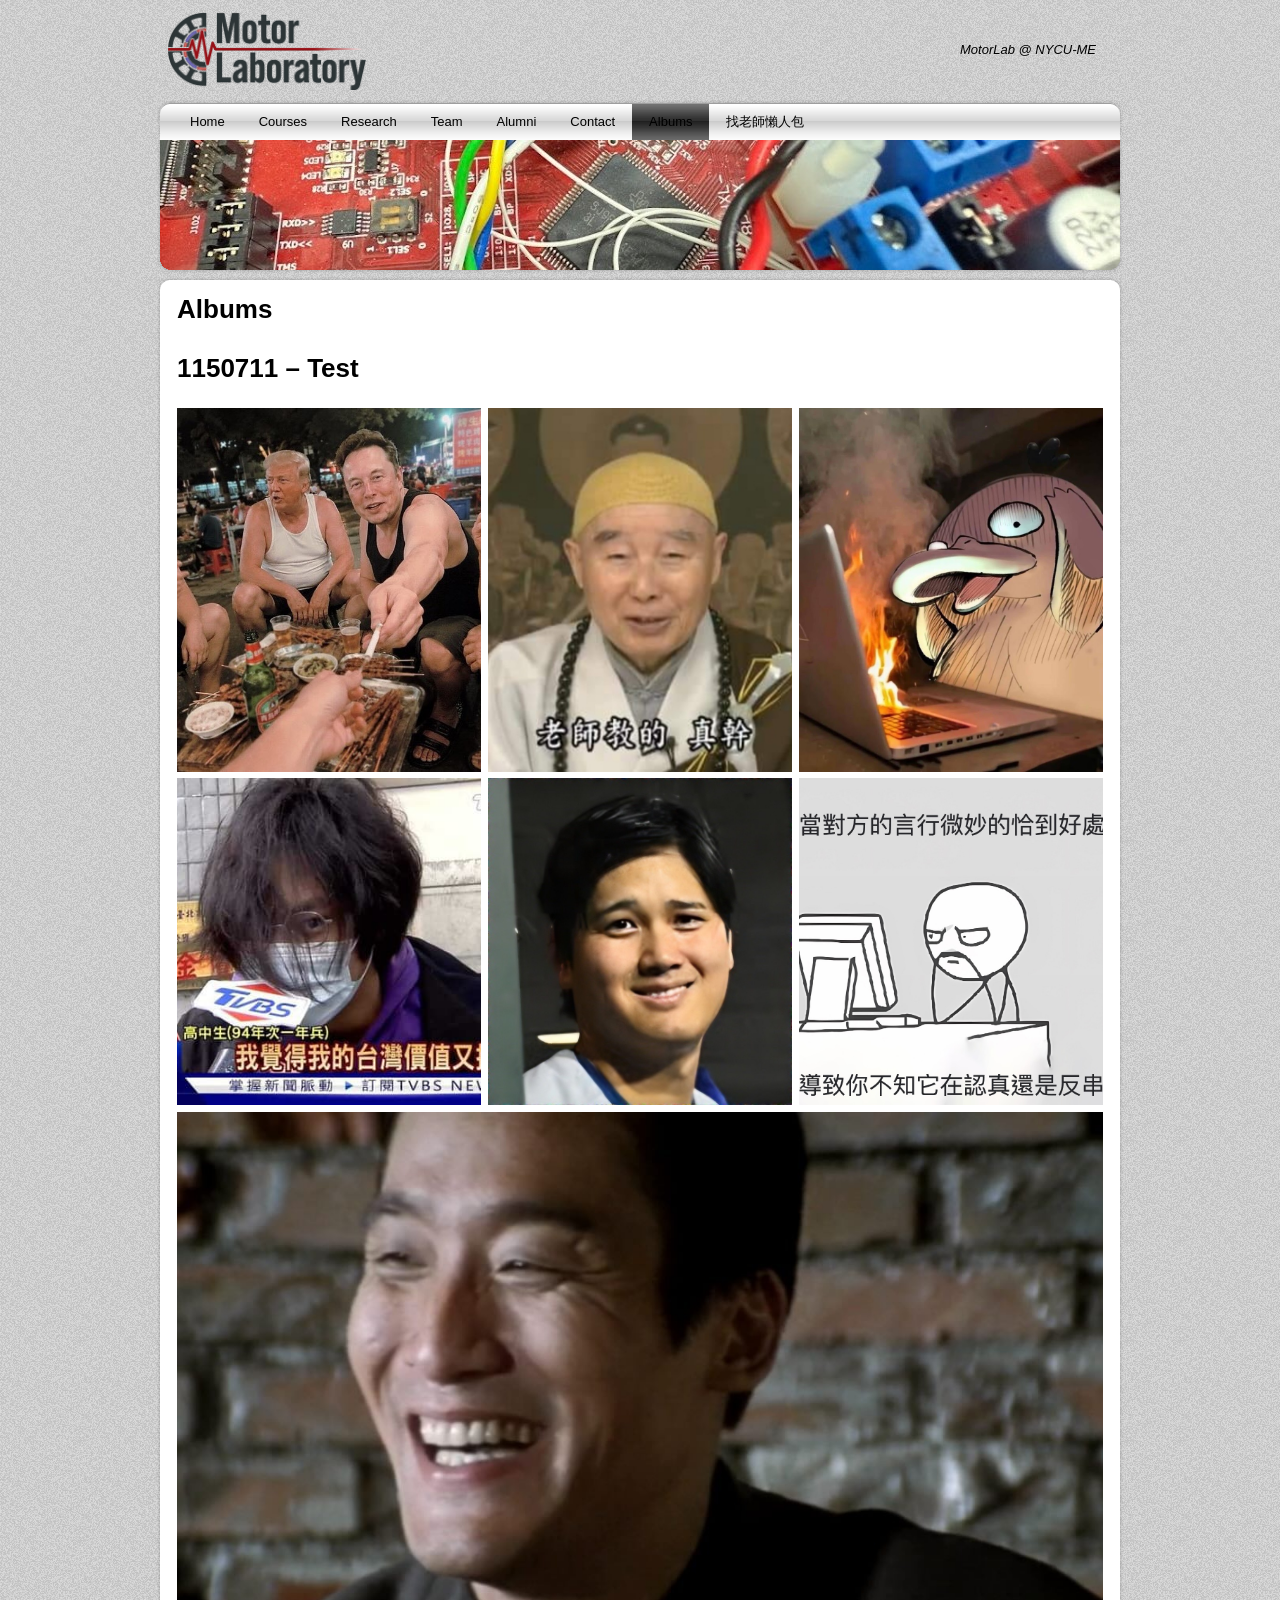
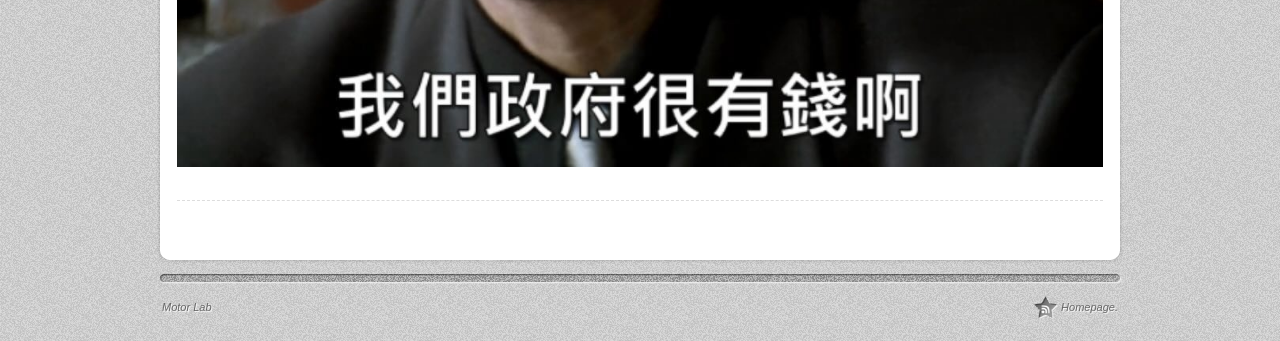
<file: albums/index.html>
<!DOCTYPE html>
<html lang="zh-TW">
<head><meta charset="UTF-8">

<meta name="viewport" content="width=device-width, initial-scale=1">
<title>Albums – Motor Lab</title>
<meta name="robots" content="max-image-preview:large">
<link rel="alternate" type="application/rss+xml" title="訂閱《Motor Lab》» 資訊提供" href="https://nycumotorlab.github.io/feed/">
<link rel="alternate" type="application/rss+xml" title="訂閱《Motor Lab》» 留言的資訊提供" href="https://nycumotorlab.github.io/comments/feed/">
<link rel="alternate" title="oEmbed (JSON)" type="application/json+oembed" href="https://nycumotorlab.github.io/wp-json/oembed/1.0/embed?url=https%3A%2F%2Fnycumotorlab.github.io%2Falbums%2F">
<link rel="alternate" title="oEmbed (XML)" type="text/xml+oembed" href="https://nycumotorlab.github.io/wp-json/oembed/1.0/embed?url=https%3A%2F%2Fnycumotorlab.github.io%2Falbums%2F&amp;format=xml">
<style id="wp-img-auto-sizes-contain-inline-css">
img:is([sizes=auto i],[sizes^="auto," i]){contain-intrinsic-size:3000px 1500px}
/*# sourceURL=wp-img-auto-sizes-contain-inline-css */
</style>
<style id="wp-emoji-styles-inline-css">

	img.wp-smiley, img.emoji {
		display: inline !important;
		border: none !important;
		box-shadow: none !important;
		height: 1em !important;
		width: 1em !important;
		margin: 0 0.07em !important;
		vertical-align: -0.1em !important;
		background: none !important;
		padding: 0 !important;
	}
/*# sourceURL=wp-emoji-styles-inline-css */
</style>
<style id="wp-block-library-inline-css">
:root{--wp-block-synced-color:#7a00df;--wp-block-synced-color--rgb:122,0,223;--wp-bound-block-color:var(--wp-block-synced-color);--wp-editor-canvas-background:#ddd;--wp-admin-theme-color:#007cba;--wp-admin-theme-color--rgb:0,124,186;--wp-admin-theme-color-darker-10:#006ba1;--wp-admin-theme-color-darker-10--rgb:0,107,160.5;--wp-admin-theme-color-darker-20:#005a87;--wp-admin-theme-color-darker-20--rgb:0,90,135;--wp-admin-border-width-focus:2px}@media (min-resolution:192dpi){:root{--wp-admin-border-width-focus:1.5px}}.wp-element-button{cursor:pointer}:root .has-very-light-gray-background-color{background-color:#eee}:root .has-very-dark-gray-background-color{background-color:#313131}:root .has-very-light-gray-color{color:#eee}:root .has-very-dark-gray-color{color:#313131}:root .has-vivid-green-cyan-to-vivid-cyan-blue-gradient-background{background:linear-gradient(135deg,#00d084,#0693e3)}:root .has-purple-crush-gradient-background{background:linear-gradient(135deg,#34e2e4,#4721fb 50%,#ab1dfe)}:root .has-hazy-dawn-gradient-background{background:linear-gradient(135deg,#faaca8,#dad0ec)}:root .has-subdued-olive-gradient-background{background:linear-gradient(135deg,#fafae1,#67a671)}:root .has-atomic-cream-gradient-background{background:linear-gradient(135deg,#fdd79a,#004a59)}:root .has-nightshade-gradient-background{background:linear-gradient(135deg,#330968,#31cdcf)}:root .has-midnight-gradient-background{background:linear-gradient(135deg,#020381,#2874fc)}:root{--wp--preset--font-size--normal:16px;--wp--preset--font-size--huge:42px}.has-regular-font-size{font-size:1em}.has-larger-font-size{font-size:2.625em}.has-normal-font-size{font-size:var(--wp--preset--font-size--normal)}.has-huge-font-size{font-size:var(--wp--preset--font-size--huge)}:root .has-text-align-center{text-align:center}:root .has-text-align-left{text-align:left}:root .has-text-align-right{text-align:right}.has-fit-text{white-space:nowrap!important}#end-resizable-editor-section{display:none}.aligncenter{clear:both}.items-justified-left{justify-content:flex-start}.items-justified-center{justify-content:center}.items-justified-right{justify-content:flex-end}.items-justified-space-between{justify-content:space-between}.screen-reader-text{word-wrap:normal!important;border:0;clip-path:inset(50%);height:1px;margin:-1px;overflow:hidden;padding:0;position:absolute;width:1px}.screen-reader-text:focus{background-color:#ddd;clip-path:none;color:#444;display:block;font-size:1em;height:auto;left:5px;line-height:normal;padding:15px 23px 14px;text-decoration:none;top:5px;width:auto;z-index:100000}html :where(.has-border-color){border-style:solid}html :where([style*=border-color]){border-style:solid}html :where([style*=border-top-color]){border-top-style:solid}html :where([style*=border-right-color]){border-right-style:solid}html :where([style*=border-bottom-color]){border-bottom-style:solid}html :where([style*=border-left-color]){border-left-style:solid}html :where([style*=border-width]){border-style:solid}html :where([style*=border-top-width]){border-top-style:solid}html :where([style*=border-right-width]){border-right-style:solid}html :where([style*=border-bottom-width]){border-bottom-style:solid}html :where([style*=border-left-width]){border-left-style:solid}html :where(img[class*=wp-image-]){height:auto;max-width:100%}:where(figure){margin:0 0 1em}html :where(.is-position-sticky){--wp-admin--admin-bar--position-offset:var(--wp-admin--admin-bar--height,0px)}@media screen and (max-width:600px){html :where(.is-position-sticky){--wp-admin--admin-bar--position-offset:0px}}

/*# sourceURL=/wp-includes/css/dist/block-library/common.min.css */
</style>
<style id="wp-block-gallery-inline-css">
.blocks-gallery-grid:not(.has-nested-images),.wp-block-gallery:not(.has-nested-images){display:flex;flex-wrap:wrap;list-style-type:none;margin:0;padding:0}.blocks-gallery-grid:not(.has-nested-images) .blocks-gallery-image,.blocks-gallery-grid:not(.has-nested-images) .blocks-gallery-item,.wp-block-gallery:not(.has-nested-images) .blocks-gallery-image,.wp-block-gallery:not(.has-nested-images) .blocks-gallery-item{display:flex;flex-direction:column;flex-grow:1;justify-content:center;margin:0 1em 1em 0;position:relative;width:calc(50% - 1em)}.blocks-gallery-grid:not(.has-nested-images) .blocks-gallery-image:nth-of-type(2n),.blocks-gallery-grid:not(.has-nested-images) .blocks-gallery-item:nth-of-type(2n),.wp-block-gallery:not(.has-nested-images) .blocks-gallery-image:nth-of-type(2n),.wp-block-gallery:not(.has-nested-images) .blocks-gallery-item:nth-of-type(2n){margin-right:0}.blocks-gallery-grid:not(.has-nested-images) .blocks-gallery-image figure,.blocks-gallery-grid:not(.has-nested-images) .blocks-gallery-item figure,.wp-block-gallery:not(.has-nested-images) .blocks-gallery-image figure,.wp-block-gallery:not(.has-nested-images) .blocks-gallery-item figure{align-items:flex-end;display:flex;height:100%;justify-content:flex-start;margin:0}.blocks-gallery-grid:not(.has-nested-images) .blocks-gallery-image img,.blocks-gallery-grid:not(.has-nested-images) .blocks-gallery-item img,.wp-block-gallery:not(.has-nested-images) .blocks-gallery-image img,.wp-block-gallery:not(.has-nested-images) .blocks-gallery-item img{display:block;height:auto;max-width:100%;width:auto}.blocks-gallery-grid:not(.has-nested-images) .blocks-gallery-image figcaption,.blocks-gallery-grid:not(.has-nested-images) .blocks-gallery-item figcaption,.wp-block-gallery:not(.has-nested-images) .blocks-gallery-image figcaption,.wp-block-gallery:not(.has-nested-images) .blocks-gallery-item figcaption{background:linear-gradient(0deg,#000000b3,#0000004d 70%,#0000);bottom:0;box-sizing:border-box;color:#fff;font-size:.8em;margin:0;max-height:100%;overflow:auto;padding:3em .77em .7em;position:absolute;text-align:center;width:100%;z-index:2}.blocks-gallery-grid:not(.has-nested-images) .blocks-gallery-image figcaption img,.blocks-gallery-grid:not(.has-nested-images) .blocks-gallery-item figcaption img,.wp-block-gallery:not(.has-nested-images) .blocks-gallery-image figcaption img,.wp-block-gallery:not(.has-nested-images) .blocks-gallery-item figcaption img{display:inline}.blocks-gallery-grid:not(.has-nested-images) figcaption,.wp-block-gallery:not(.has-nested-images) figcaption{flex-grow:1}.blocks-gallery-grid:not(.has-nested-images).is-cropped .blocks-gallery-image a,.blocks-gallery-grid:not(.has-nested-images).is-cropped .blocks-gallery-image img,.blocks-gallery-grid:not(.has-nested-images).is-cropped .blocks-gallery-item a,.blocks-gallery-grid:not(.has-nested-images).is-cropped .blocks-gallery-item img,.wp-block-gallery:not(.has-nested-images).is-cropped .blocks-gallery-image a,.wp-block-gallery:not(.has-nested-images).is-cropped .blocks-gallery-image img,.wp-block-gallery:not(.has-nested-images).is-cropped .blocks-gallery-item a,.wp-block-gallery:not(.has-nested-images).is-cropped .blocks-gallery-item img{flex:1;height:100%;object-fit:cover;width:100%}.blocks-gallery-grid:not(.has-nested-images).columns-1 .blocks-gallery-image,.blocks-gallery-grid:not(.has-nested-images).columns-1 .blocks-gallery-item,.wp-block-gallery:not(.has-nested-images).columns-1 .blocks-gallery-image,.wp-block-gallery:not(.has-nested-images).columns-1 .blocks-gallery-item{margin-right:0;width:100%}@media (min-width:600px){.blocks-gallery-grid:not(.has-nested-images).columns-3 .blocks-gallery-image,.blocks-gallery-grid:not(.has-nested-images).columns-3 .blocks-gallery-item,.wp-block-gallery:not(.has-nested-images).columns-3 .blocks-gallery-image,.wp-block-gallery:not(.has-nested-images).columns-3 .blocks-gallery-item{margin-right:1em;width:calc(33.33333% - .66667em)}.blocks-gallery-grid:not(.has-nested-images).columns-4 .blocks-gallery-image,.blocks-gallery-grid:not(.has-nested-images).columns-4 .blocks-gallery-item,.wp-block-gallery:not(.has-nested-images).columns-4 .blocks-gallery-image,.wp-block-gallery:not(.has-nested-images).columns-4 .blocks-gallery-item{margin-right:1em;width:calc(25% - .75em)}.blocks-gallery-grid:not(.has-nested-images).columns-5 .blocks-gallery-image,.blocks-gallery-grid:not(.has-nested-images).columns-5 .blocks-gallery-item,.wp-block-gallery:not(.has-nested-images).columns-5 .blocks-gallery-image,.wp-block-gallery:not(.has-nested-images).columns-5 .blocks-gallery-item{margin-right:1em;width:calc(20% - .8em)}.blocks-gallery-grid:not(.has-nested-images).columns-6 .blocks-gallery-image,.blocks-gallery-grid:not(.has-nested-images).columns-6 .blocks-gallery-item,.wp-block-gallery:not(.has-nested-images).columns-6 .blocks-gallery-image,.wp-block-gallery:not(.has-nested-images).columns-6 .blocks-gallery-item{margin-right:1em;width:calc(16.66667% - .83333em)}.blocks-gallery-grid:not(.has-nested-images).columns-7 .blocks-gallery-image,.blocks-gallery-grid:not(.has-nested-images).columns-7 .blocks-gallery-item,.wp-block-gallery:not(.has-nested-images).columns-7 .blocks-gallery-image,.wp-block-gallery:not(.has-nested-images).columns-7 .blocks-gallery-item{margin-right:1em;width:calc(14.28571% - .85714em)}.blocks-gallery-grid:not(.has-nested-images).columns-8 .blocks-gallery-image,.blocks-gallery-grid:not(.has-nested-images).columns-8 .blocks-gallery-item,.wp-block-gallery:not(.has-nested-images).columns-8 .blocks-gallery-image,.wp-block-gallery:not(.has-nested-images).columns-8 .blocks-gallery-item{margin-right:1em;width:calc(12.5% - .875em)}.blocks-gallery-grid:not(.has-nested-images).columns-1 .blocks-gallery-image:nth-of-type(1n),.blocks-gallery-grid:not(.has-nested-images).columns-1 .blocks-gallery-item:nth-of-type(1n),.blocks-gallery-grid:not(.has-nested-images).columns-2 .blocks-gallery-image:nth-of-type(2n),.blocks-gallery-grid:not(.has-nested-images).columns-2 .blocks-gallery-item:nth-of-type(2n),.blocks-gallery-grid:not(.has-nested-images).columns-3 .blocks-gallery-image:nth-of-type(3n),.blocks-gallery-grid:not(.has-nested-images).columns-3 .blocks-gallery-item:nth-of-type(3n),.blocks-gallery-grid:not(.has-nested-images).columns-4 .blocks-gallery-image:nth-of-type(4n),.blocks-gallery-grid:not(.has-nested-images).columns-4 .blocks-gallery-item:nth-of-type(4n),.blocks-gallery-grid:not(.has-nested-images).columns-5 .blocks-gallery-image:nth-of-type(5n),.blocks-gallery-grid:not(.has-nested-images).columns-5 .blocks-gallery-item:nth-of-type(5n),.blocks-gallery-grid:not(.has-nested-images).columns-6 .blocks-gallery-image:nth-of-type(6n),.blocks-gallery-grid:not(.has-nested-images).columns-6 .blocks-gallery-item:nth-of-type(6n),.blocks-gallery-grid:not(.has-nested-images).columns-7 .blocks-gallery-image:nth-of-type(7n),.blocks-gallery-grid:not(.has-nested-images).columns-7 .blocks-gallery-item:nth-of-type(7n),.blocks-gallery-grid:not(.has-nested-images).columns-8 .blocks-gallery-image:nth-of-type(8n),.blocks-gallery-grid:not(.has-nested-images).columns-8 .blocks-gallery-item:nth-of-type(8n),.wp-block-gallery:not(.has-nested-images).columns-1 .blocks-gallery-image:nth-of-type(1n),.wp-block-gallery:not(.has-nested-images).columns-1 .blocks-gallery-item:nth-of-type(1n),.wp-block-gallery:not(.has-nested-images).columns-2 .blocks-gallery-image:nth-of-type(2n),.wp-block-gallery:not(.has-nested-images).columns-2 .blocks-gallery-item:nth-of-type(2n),.wp-block-gallery:not(.has-nested-images).columns-3 .blocks-gallery-image:nth-of-type(3n),.wp-block-gallery:not(.has-nested-images).columns-3 .blocks-gallery-item:nth-of-type(3n),.wp-block-gallery:not(.has-nested-images).columns-4 .blocks-gallery-image:nth-of-type(4n),.wp-block-gallery:not(.has-nested-images).columns-4 .blocks-gallery-item:nth-of-type(4n),.wp-block-gallery:not(.has-nested-images).columns-5 .blocks-gallery-image:nth-of-type(5n),.wp-block-gallery:not(.has-nested-images).columns-5 .blocks-gallery-item:nth-of-type(5n),.wp-block-gallery:not(.has-nested-images).columns-6 .blocks-gallery-image:nth-of-type(6n),.wp-block-gallery:not(.has-nested-images).columns-6 .blocks-gallery-item:nth-of-type(6n),.wp-block-gallery:not(.has-nested-images).columns-7 .blocks-gallery-image:nth-of-type(7n),.wp-block-gallery:not(.has-nested-images).columns-7 .blocks-gallery-item:nth-of-type(7n),.wp-block-gallery:not(.has-nested-images).columns-8 .blocks-gallery-image:nth-of-type(8n),.wp-block-gallery:not(.has-nested-images).columns-8 .blocks-gallery-item:nth-of-type(8n){margin-right:0}}.blocks-gallery-grid:not(.has-nested-images) .blocks-gallery-image:last-child,.blocks-gallery-grid:not(.has-nested-images) .blocks-gallery-item:last-child,.wp-block-gallery:not(.has-nested-images) .blocks-gallery-image:last-child,.wp-block-gallery:not(.has-nested-images) .blocks-gallery-item:last-child{margin-right:0}.blocks-gallery-grid:not(.has-nested-images).alignleft,.blocks-gallery-grid:not(.has-nested-images).alignright,.wp-block-gallery:not(.has-nested-images).alignleft,.wp-block-gallery:not(.has-nested-images).alignright{max-width:420px;width:100%}.blocks-gallery-grid:not(.has-nested-images).aligncenter .blocks-gallery-item figure,.wp-block-gallery:not(.has-nested-images).aligncenter .blocks-gallery-item figure{justify-content:center}.wp-block-gallery:not(.is-cropped) .blocks-gallery-item{align-self:flex-start}figure.wp-block-gallery.has-nested-images{align-items:normal}.wp-block-gallery.has-nested-images figure.wp-block-image:not(#individual-image){margin:0;width:calc(50% - var(--wp--style--unstable-gallery-gap, 16px)/2)}.wp-block-gallery.has-nested-images figure.wp-block-image{box-sizing:border-box;display:flex;flex-direction:column;flex-grow:1;justify-content:center;max-width:100%;position:relative}.wp-block-gallery.has-nested-images figure.wp-block-image>a,.wp-block-gallery.has-nested-images figure.wp-block-image>div{flex-direction:column;flex-grow:1;margin:0}.wp-block-gallery.has-nested-images figure.wp-block-image img{display:block;height:auto;max-width:100%!important;width:auto}.wp-block-gallery.has-nested-images figure.wp-block-image figcaption,.wp-block-gallery.has-nested-images figure.wp-block-image:has(figcaption):before{bottom:0;left:0;max-height:100%;position:absolute;right:0}.wp-block-gallery.has-nested-images figure.wp-block-image:has(figcaption):before{backdrop-filter:blur(3px);content:"";height:100%;-webkit-mask-image:linear-gradient(0deg,#000 20%,#0000);mask-image:linear-gradient(0deg,#000 20%,#0000);max-height:3em;pointer-events:none}.wp-block-gallery.has-nested-images figure.wp-block-image figcaption{box-sizing:border-box;color:#fff;font-size:13px;margin:0;overflow:auto;padding:1em;text-align:center;text-shadow:0 0 1.5px #000}.wp-block-gallery.has-nested-images figure.wp-block-image figcaption::-webkit-scrollbar{height:12px;width:12px}.wp-block-gallery.has-nested-images figure.wp-block-image figcaption::-webkit-scrollbar-track{background-color:initial}.wp-block-gallery.has-nested-images figure.wp-block-image figcaption::-webkit-scrollbar-thumb{background-clip:padding-box;background-color:initial;border:3px solid #0000;border-radius:8px}.wp-block-gallery.has-nested-images figure.wp-block-image figcaption:focus-within::-webkit-scrollbar-thumb,.wp-block-gallery.has-nested-images figure.wp-block-image figcaption:focus::-webkit-scrollbar-thumb,.wp-block-gallery.has-nested-images figure.wp-block-image figcaption:hover::-webkit-scrollbar-thumb{background-color:#fffc}.wp-block-gallery.has-nested-images figure.wp-block-image figcaption{scrollbar-color:#0000 #0000;scrollbar-gutter:stable both-edges;scrollbar-width:thin}.wp-block-gallery.has-nested-images figure.wp-block-image figcaption:focus,.wp-block-gallery.has-nested-images figure.wp-block-image figcaption:focus-within,.wp-block-gallery.has-nested-images figure.wp-block-image figcaption:hover{scrollbar-color:#fffc #0000}.wp-block-gallery.has-nested-images figure.wp-block-image figcaption{will-change:transform}@media (hover:none){.wp-block-gallery.has-nested-images figure.wp-block-image figcaption{scrollbar-color:#fffc #0000}}.wp-block-gallery.has-nested-images figure.wp-block-image figcaption{background:linear-gradient(0deg,#0006,#0000)}.wp-block-gallery.has-nested-images figure.wp-block-image figcaption img{display:inline}.wp-block-gallery.has-nested-images figure.wp-block-image figcaption a{color:inherit}.wp-block-gallery.has-nested-images figure.wp-block-image.has-custom-border img{box-sizing:border-box}.wp-block-gallery.has-nested-images figure.wp-block-image.has-custom-border>a,.wp-block-gallery.has-nested-images figure.wp-block-image.has-custom-border>div,.wp-block-gallery.has-nested-images figure.wp-block-image.is-style-rounded>a,.wp-block-gallery.has-nested-images figure.wp-block-image.is-style-rounded>div{flex:1 1 auto}.wp-block-gallery.has-nested-images figure.wp-block-image.has-custom-border figcaption,.wp-block-gallery.has-nested-images figure.wp-block-image.is-style-rounded figcaption{background:none;color:inherit;flex:initial;margin:0;padding:10px 10px 9px;position:relative;text-shadow:none}.wp-block-gallery.has-nested-images figure.wp-block-image.has-custom-border:before,.wp-block-gallery.has-nested-images figure.wp-block-image.is-style-rounded:before{content:none}.wp-block-gallery.has-nested-images figcaption{flex-basis:100%;flex-grow:1;text-align:center}.wp-block-gallery.has-nested-images:not(.is-cropped) figure.wp-block-image:not(#individual-image){margin-bottom:auto;margin-top:0}.wp-block-gallery.has-nested-images.is-cropped figure.wp-block-image:not(#individual-image){align-self:inherit}.wp-block-gallery.has-nested-images.is-cropped figure.wp-block-image:not(#individual-image)>a,.wp-block-gallery.has-nested-images.is-cropped figure.wp-block-image:not(#individual-image)>div:not(.components-drop-zone){display:flex}.wp-block-gallery.has-nested-images.is-cropped figure.wp-block-image:not(#individual-image) a,.wp-block-gallery.has-nested-images.is-cropped figure.wp-block-image:not(#individual-image) img{flex:1 0 0%;height:100%;object-fit:cover;width:100%}.wp-block-gallery.has-nested-images.columns-1 figure.wp-block-image:not(#individual-image){width:100%}@media (min-width:600px){.wp-block-gallery.has-nested-images.columns-3 figure.wp-block-image:not(#individual-image){width:calc(33.33333% - var(--wp--style--unstable-gallery-gap, 16px)*.66667)}.wp-block-gallery.has-nested-images.columns-4 figure.wp-block-image:not(#individual-image){width:calc(25% - var(--wp--style--unstable-gallery-gap, 16px)*.75)}.wp-block-gallery.has-nested-images.columns-5 figure.wp-block-image:not(#individual-image){width:calc(20% - var(--wp--style--unstable-gallery-gap, 16px)*.8)}.wp-block-gallery.has-nested-images.columns-6 figure.wp-block-image:not(#individual-image){width:calc(16.66667% - var(--wp--style--unstable-gallery-gap, 16px)*.83333)}.wp-block-gallery.has-nested-images.columns-7 figure.wp-block-image:not(#individual-image){width:calc(14.28571% - var(--wp--style--unstable-gallery-gap, 16px)*.85714)}.wp-block-gallery.has-nested-images.columns-8 figure.wp-block-image:not(#individual-image){width:calc(12.5% - var(--wp--style--unstable-gallery-gap, 16px)*.875)}.wp-block-gallery.has-nested-images.columns-default figure.wp-block-image:not(#individual-image){width:calc(33.33% - var(--wp--style--unstable-gallery-gap, 16px)*.66667)}.wp-block-gallery.has-nested-images.columns-default figure.wp-block-image:not(#individual-image):first-child:nth-last-child(2),.wp-block-gallery.has-nested-images.columns-default figure.wp-block-image:not(#individual-image):first-child:nth-last-child(2)~figure.wp-block-image:not(#individual-image){width:calc(50% - var(--wp--style--unstable-gallery-gap, 16px)*.5)}.wp-block-gallery.has-nested-images.columns-default figure.wp-block-image:not(#individual-image):first-child:last-child{width:100%}}.wp-block-gallery.has-nested-images.alignleft,.wp-block-gallery.has-nested-images.alignright{max-width:420px;width:100%}.wp-block-gallery.has-nested-images.aligncenter{justify-content:center}
/*# sourceURL=https://nycumotorlab.github.io/wp-includes/blocks/gallery/style.min.css */
</style>
<style id="wp-block-heading-inline-css">
h1:where(.wp-block-heading).has-background,h2:where(.wp-block-heading).has-background,h3:where(.wp-block-heading).has-background,h4:where(.wp-block-heading).has-background,h5:where(.wp-block-heading).has-background,h6:where(.wp-block-heading).has-background{padding:1.25em 2.375em}h1.has-text-align-left[style*=writing-mode]:where([style*=vertical-lr]),h1.has-text-align-right[style*=writing-mode]:where([style*=vertical-rl]),h2.has-text-align-left[style*=writing-mode]:where([style*=vertical-lr]),h2.has-text-align-right[style*=writing-mode]:where([style*=vertical-rl]),h3.has-text-align-left[style*=writing-mode]:where([style*=vertical-lr]),h3.has-text-align-right[style*=writing-mode]:where([style*=vertical-rl]),h4.has-text-align-left[style*=writing-mode]:where([style*=vertical-lr]),h4.has-text-align-right[style*=writing-mode]:where([style*=vertical-rl]),h5.has-text-align-left[style*=writing-mode]:where([style*=vertical-lr]),h5.has-text-align-right[style*=writing-mode]:where([style*=vertical-rl]),h6.has-text-align-left[style*=writing-mode]:where([style*=vertical-lr]),h6.has-text-align-right[style*=writing-mode]:where([style*=vertical-rl]){rotate:180deg}
/*# sourceURL=https://nycumotorlab.github.io/wp-includes/blocks/heading/style.min.css */
</style>
<style id="wp-block-image-inline-css">
.wp-block-image>a,.wp-block-image>figure>a{display:inline-block}.wp-block-image img{box-sizing:border-box;height:auto;max-width:100%;vertical-align:bottom}@media not (prefers-reduced-motion){.wp-block-image img.hide{visibility:hidden}.wp-block-image img.show{animation:show-content-image .4s}}.wp-block-image[style*=border-radius] img,.wp-block-image[style*=border-radius]>a{border-radius:inherit}.wp-block-image.has-custom-border img{box-sizing:border-box}.wp-block-image.aligncenter{text-align:center}.wp-block-image.alignfull>a,.wp-block-image.alignwide>a{width:100%}.wp-block-image.alignfull img,.wp-block-image.alignwide img{height:auto;width:100%}.wp-block-image .aligncenter,.wp-block-image .alignleft,.wp-block-image .alignright,.wp-block-image.aligncenter,.wp-block-image.alignleft,.wp-block-image.alignright{display:table}.wp-block-image .aligncenter>figcaption,.wp-block-image .alignleft>figcaption,.wp-block-image .alignright>figcaption,.wp-block-image.aligncenter>figcaption,.wp-block-image.alignleft>figcaption,.wp-block-image.alignright>figcaption{caption-side:bottom;display:table-caption}.wp-block-image .alignleft{float:left;margin:.5em 1em .5em 0}.wp-block-image .alignright{float:right;margin:.5em 0 .5em 1em}.wp-block-image .aligncenter{margin-left:auto;margin-right:auto}.wp-block-image :where(figcaption){margin-bottom:1em;margin-top:.5em}.wp-block-image.is-style-circle-mask img{border-radius:9999px}@supports ((-webkit-mask-image:none) or (mask-image:none)) or (-webkit-mask-image:none){.wp-block-image.is-style-circle-mask img{border-radius:0;-webkit-mask-image:url('data:image/svg+xml;utf8,<svg viewBox="0 0 100 100" xmlns="http://www.w3.org/2000/svg"><circle cx="50" cy="50" r="50"/></svg>');mask-image:url('data:image/svg+xml;utf8,<svg viewBox="0 0 100 100" xmlns="http://www.w3.org/2000/svg"><circle cx="50" cy="50" r="50"/></svg>');mask-mode:alpha;-webkit-mask-position:center;mask-position:center;-webkit-mask-repeat:no-repeat;mask-repeat:no-repeat;-webkit-mask-size:contain;mask-size:contain}}:root :where(.wp-block-image.is-style-rounded img,.wp-block-image .is-style-rounded img){border-radius:9999px}.wp-block-image figure{margin:0}.wp-lightbox-container{display:flex;flex-direction:column;position:relative}.wp-lightbox-container img{cursor:zoom-in}.wp-lightbox-container img:hover+button{opacity:1}.wp-lightbox-container button{align-items:center;backdrop-filter:blur(16px) saturate(180%);background-color:#5a5a5a40;border:none;border-radius:4px;cursor:zoom-in;display:flex;height:20px;justify-content:center;opacity:0;padding:0;position:absolute;right:16px;text-align:center;top:16px;width:20px;z-index:100}@media not (prefers-reduced-motion){.wp-lightbox-container button{transition:opacity .2s ease}}.wp-lightbox-container button:focus-visible{outline:3px auto #5a5a5a40;outline:3px auto -webkit-focus-ring-color;outline-offset:3px}.wp-lightbox-container button:hover{cursor:pointer;opacity:1}.wp-lightbox-container button:focus{opacity:1}.wp-lightbox-container button:focus,.wp-lightbox-container button:hover,.wp-lightbox-container button:not(:hover):not(:active):not(.has-background){background-color:#5a5a5a40;border:none}.wp-lightbox-overlay{box-sizing:border-box;cursor:zoom-out;height:100vh;left:0;overflow:hidden;position:fixed;top:0;visibility:hidden;width:100%;z-index:100000}.wp-lightbox-overlay .wp-lightbox-close-button{align-items:center;cursor:pointer;display:flex;font-family:inherit;gap:8px;justify-content:center;line-height:1;min-height:40px;min-width:40px;padding:0 4px;position:absolute;right:calc(env(safe-area-inset-right) + 16px);top:calc(env(safe-area-inset-top) + 16px);z-index:5000000}.wp-lightbox-overlay .wp-lightbox-close-button:focus,.wp-lightbox-overlay .wp-lightbox-close-button:hover,.wp-lightbox-overlay .wp-lightbox-close-button:not(:hover):not(:active):not(.has-background){background:none;border:none}.wp-lightbox-overlay .wp-lightbox-close-button:has(.wp-lightbox-close-text:not([hidden])) .wp-lightbox-close-icon svg{height:1em;width:1em}.wp-lightbox-overlay .wp-lightbox-close-icon svg{display:block}.wp-lightbox-overlay .wp-lightbox-navigation-button-next,.wp-lightbox-overlay .wp-lightbox-navigation-button-prev{align-items:center;bottom:16px;cursor:pointer;display:flex;font-family:inherit;gap:4px;justify-content:center;line-height:1;min-height:40px;min-width:40px;padding:0 8px;position:absolute;z-index:2000002}.wp-lightbox-overlay .wp-lightbox-navigation-button-next[hidden],.wp-lightbox-overlay .wp-lightbox-navigation-button-prev[hidden]{display:none}@media (min-width:960px){.wp-lightbox-overlay .wp-lightbox-navigation-button-next,.wp-lightbox-overlay .wp-lightbox-navigation-button-prev{bottom:50%;transform:translateY(-50%)}}.wp-lightbox-overlay .wp-lightbox-navigation-button-next:focus,.wp-lightbox-overlay .wp-lightbox-navigation-button-next:hover,.wp-lightbox-overlay .wp-lightbox-navigation-button-next:not(:hover):not(:active):not(.has-background),.wp-lightbox-overlay .wp-lightbox-navigation-button-prev:focus,.wp-lightbox-overlay .wp-lightbox-navigation-button-prev:hover,.wp-lightbox-overlay .wp-lightbox-navigation-button-prev:not(:hover):not(:active):not(.has-background){background:none;border:none;padding:0 8px}.wp-lightbox-overlay .wp-lightbox-navigation-button-next:has(.wp-lightbox-navigation-text:not([hidden])) .wp-lightbox-navigation-icon svg,.wp-lightbox-overlay .wp-lightbox-navigation-button-prev:has(.wp-lightbox-navigation-text:not([hidden])) .wp-lightbox-navigation-icon svg{display:block;height:1.5em;width:1.5em}.wp-lightbox-overlay .wp-lightbox-navigation-button-prev{left:calc(env(safe-area-inset-left) + 16px)}.wp-lightbox-overlay .wp-lightbox-navigation-button-next{right:calc(env(safe-area-inset-right) + 16px)}.wp-lightbox-overlay .wp-lightbox-navigation-icon svg{vertical-align:middle}.wp-lightbox-overlay .lightbox-image-container{height:var(--wp--lightbox-container-height);left:50%;overflow:hidden;position:absolute;top:50%;transform:translate(-50%,-50%);transform-origin:top left;width:var(--wp--lightbox-container-width);z-index:2000001}.wp-lightbox-overlay .wp-block-image{align-items:center;box-sizing:border-box;display:flex;height:100%;justify-content:center;margin:0;position:relative;transform-origin:0 0;width:100%;z-index:3000000}.wp-lightbox-overlay .wp-block-image img{height:var(--wp--lightbox-image-height);min-height:var(--wp--lightbox-image-height);min-width:var(--wp--lightbox-image-width);width:var(--wp--lightbox-image-width)}.wp-lightbox-overlay .wp-block-image figcaption{display:none}.wp-lightbox-overlay button{background:none;border:none}.wp-lightbox-overlay .scrim{background-color:#fff;height:100%;opacity:.9;position:absolute;width:100%;z-index:2000000}.wp-lightbox-overlay.active{visibility:visible}@media not (prefers-reduced-motion){.wp-lightbox-overlay.active{animation:turn-on-visibility .25s both}.wp-lightbox-overlay.active img{animation:turn-on-visibility .35s both}.wp-lightbox-overlay.show-closing-animation:not(.active){animation:turn-off-visibility .35s both}.wp-lightbox-overlay.show-closing-animation:not(.active) img{animation:turn-off-visibility .25s both}.wp-lightbox-overlay.zoom.active{animation:none;opacity:1;visibility:visible}.wp-lightbox-overlay.zoom.active .lightbox-image-container{animation:lightbox-zoom-in .4s}.wp-lightbox-overlay.zoom.active .lightbox-image-container img{animation:none}.wp-lightbox-overlay.zoom.active .scrim{animation:turn-on-visibility .4s forwards}.wp-lightbox-overlay.zoom.show-closing-animation:not(.active){animation:none}.wp-lightbox-overlay.zoom.show-closing-animation:not(.active) .lightbox-image-container{animation:lightbox-zoom-out .4s}.wp-lightbox-overlay.zoom.show-closing-animation:not(.active) .lightbox-image-container img{animation:none}.wp-lightbox-overlay.zoom.show-closing-animation:not(.active) .scrim{animation:turn-off-visibility .4s forwards}}@keyframes show-content-image{0%{visibility:hidden}99%{visibility:hidden}to{visibility:visible}}@keyframes turn-on-visibility{0%{opacity:0}to{opacity:1}}@keyframes turn-off-visibility{0%{opacity:1;visibility:visible}99%{opacity:0;visibility:visible}to{opacity:0;visibility:hidden}}@keyframes lightbox-zoom-in{0%{transform:translate(calc((-100vw + var(--wp--lightbox-scrollbar-width))/2 + var(--wp--lightbox-initial-left-position)),calc(-50vh + var(--wp--lightbox-initial-top-position))) scale(var(--wp--lightbox-scale))}to{transform:translate(-50%,-50%) scale(1)}}@keyframes lightbox-zoom-out{0%{transform:translate(-50%,-50%) scale(1);visibility:visible}99%{visibility:visible}to{transform:translate(calc((-100vw + var(--wp--lightbox-scrollbar-width))/2 + var(--wp--lightbox-initial-left-position)),calc(-50vh + var(--wp--lightbox-initial-top-position))) scale(var(--wp--lightbox-scale));visibility:hidden}}
/*# sourceURL=https://nycumotorlab.github.io/wp-includes/blocks/image/style.min.css */
</style>

<style id="classic-theme-styles-inline-css">
/*! This file is auto-generated */
.wp-block-button__link{color:#fff;background-color:#32373c;border-radius:9999px;box-shadow:none;text-decoration:none;padding:calc(.667em + 2px) calc(1.333em + 2px);font-size:1.125em}.wp-block-file__button{background:#32373c;color:#fff;text-decoration:none}
/*# sourceURL=/wp-includes/css/classic-themes.min.css */
</style>

<style id="global-styles-inline-css">
:root{--wp--preset--aspect-ratio--square: 1;--wp--preset--aspect-ratio--4-3: 4/3;--wp--preset--aspect-ratio--3-4: 3/4;--wp--preset--aspect-ratio--3-2: 3/2;--wp--preset--aspect-ratio--2-3: 2/3;--wp--preset--aspect-ratio--16-9: 16/9;--wp--preset--aspect-ratio--9-16: 9/16;--wp--preset--color--black: #000000;--wp--preset--color--cyan-bluish-gray: #abb8c3;--wp--preset--color--white: #ffffff;--wp--preset--color--pale-pink: #f78da7;--wp--preset--color--vivid-red: #cf2e2e;--wp--preset--color--luminous-vivid-orange: #ff6900;--wp--preset--color--luminous-vivid-amber: #fcb900;--wp--preset--color--light-green-cyan: #7bdcb5;--wp--preset--color--vivid-green-cyan: #00d084;--wp--preset--color--pale-cyan-blue: #8ed1fc;--wp--preset--color--vivid-cyan-blue: #0693e3;--wp--preset--color--vivid-purple: #9b51e0;--wp--preset--gradient--vivid-cyan-blue-to-vivid-purple: linear-gradient(135deg,rgb(6,147,227) 0%,rgb(155,81,224) 100%);--wp--preset--gradient--light-green-cyan-to-vivid-green-cyan: linear-gradient(135deg,rgb(122,220,180) 0%,rgb(0,208,130) 100%);--wp--preset--gradient--luminous-vivid-amber-to-luminous-vivid-orange: linear-gradient(135deg,rgb(252,185,0) 0%,rgb(255,105,0) 100%);--wp--preset--gradient--luminous-vivid-orange-to-vivid-red: linear-gradient(135deg,rgb(255,105,0) 0%,rgb(207,46,46) 100%);--wp--preset--gradient--very-light-gray-to-cyan-bluish-gray: linear-gradient(135deg,rgb(238,238,238) 0%,rgb(169,184,195) 100%);--wp--preset--gradient--cool-to-warm-spectrum: linear-gradient(135deg,rgb(74,234,220) 0%,rgb(151,120,209) 20%,rgb(207,42,186) 40%,rgb(238,44,130) 60%,rgb(251,105,98) 80%,rgb(254,248,76) 100%);--wp--preset--gradient--blush-light-purple: linear-gradient(135deg,rgb(255,206,236) 0%,rgb(152,150,240) 100%);--wp--preset--gradient--blush-bordeaux: linear-gradient(135deg,rgb(254,205,165) 0%,rgb(254,45,45) 50%,rgb(107,0,62) 100%);--wp--preset--gradient--luminous-dusk: linear-gradient(135deg,rgb(255,203,112) 0%,rgb(199,81,192) 50%,rgb(65,88,208) 100%);--wp--preset--gradient--pale-ocean: linear-gradient(135deg,rgb(255,245,203) 0%,rgb(182,227,212) 50%,rgb(51,167,181) 100%);--wp--preset--gradient--electric-grass: linear-gradient(135deg,rgb(202,248,128) 0%,rgb(113,206,126) 100%);--wp--preset--gradient--midnight: linear-gradient(135deg,rgb(2,3,129) 0%,rgb(40,116,252) 100%);--wp--preset--font-size--small: 13px;--wp--preset--font-size--medium: 20px;--wp--preset--font-size--large: 36px;--wp--preset--font-size--x-large: 42px;--wp--preset--spacing--20: 0.44rem;--wp--preset--spacing--30: 0.67rem;--wp--preset--spacing--40: 1rem;--wp--preset--spacing--50: 1.5rem;--wp--preset--spacing--60: 2.25rem;--wp--preset--spacing--70: 3.38rem;--wp--preset--spacing--80: 5.06rem;--wp--preset--shadow--natural: 6px 6px 9px rgba(0, 0, 0, 0.2);--wp--preset--shadow--deep: 12px 12px 50px rgba(0, 0, 0, 0.4);--wp--preset--shadow--sharp: 6px 6px 0px rgba(0, 0, 0, 0.2);--wp--preset--shadow--outlined: 6px 6px 0px -3px rgb(255, 255, 255), 6px 6px rgb(0, 0, 0);--wp--preset--shadow--crisp: 6px 6px 0px rgb(0, 0, 0);}:where(body) { margin: 0; }:where(.is-layout-flex){gap: 0.5em;}:where(.is-layout-grid){gap: 0.5em;}body .is-layout-flex{display: flex;}.is-layout-flex{flex-wrap: wrap;align-items: center;}.is-layout-flex > :is(*, div){margin: 0;}body .is-layout-grid{display: grid;}.is-layout-grid > :is(*, div){margin: 0;}body{padding-top: 0px;padding-right: 0px;padding-bottom: 0px;padding-left: 0px;}:root :where(.wp-element-button, .wp-block-button__link){background-color: #32373c;border-width: 0;color: #fff;font-family: inherit;font-size: inherit;font-style: inherit;font-weight: inherit;letter-spacing: inherit;line-height: inherit;padding-top: calc(0.667em + 2px);padding-right: calc(1.333em + 2px);padding-bottom: calc(0.667em + 2px);padding-left: calc(1.333em + 2px);text-decoration: none;text-transform: inherit;}.has-black-color{color: var(--wp--preset--color--black) !important;}.has-cyan-bluish-gray-color{color: var(--wp--preset--color--cyan-bluish-gray) !important;}.has-white-color{color: var(--wp--preset--color--white) !important;}.has-pale-pink-color{color: var(--wp--preset--color--pale-pink) !important;}.has-vivid-red-color{color: var(--wp--preset--color--vivid-red) !important;}.has-luminous-vivid-orange-color{color: var(--wp--preset--color--luminous-vivid-orange) !important;}.has-luminous-vivid-amber-color{color: var(--wp--preset--color--luminous-vivid-amber) !important;}.has-light-green-cyan-color{color: var(--wp--preset--color--light-green-cyan) !important;}.has-vivid-green-cyan-color{color: var(--wp--preset--color--vivid-green-cyan) !important;}.has-pale-cyan-blue-color{color: var(--wp--preset--color--pale-cyan-blue) !important;}.has-vivid-cyan-blue-color{color: var(--wp--preset--color--vivid-cyan-blue) !important;}.has-vivid-purple-color{color: var(--wp--preset--color--vivid-purple) !important;}.has-black-background-color{background-color: var(--wp--preset--color--black) !important;}.has-cyan-bluish-gray-background-color{background-color: var(--wp--preset--color--cyan-bluish-gray) !important;}.has-white-background-color{background-color: var(--wp--preset--color--white) !important;}.has-pale-pink-background-color{background-color: var(--wp--preset--color--pale-pink) !important;}.has-vivid-red-background-color{background-color: var(--wp--preset--color--vivid-red) !important;}.has-luminous-vivid-orange-background-color{background-color: var(--wp--preset--color--luminous-vivid-orange) !important;}.has-luminous-vivid-amber-background-color{background-color: var(--wp--preset--color--luminous-vivid-amber) !important;}.has-light-green-cyan-background-color{background-color: var(--wp--preset--color--light-green-cyan) !important;}.has-vivid-green-cyan-background-color{background-color: var(--wp--preset--color--vivid-green-cyan) !important;}.has-pale-cyan-blue-background-color{background-color: var(--wp--preset--color--pale-cyan-blue) !important;}.has-vivid-cyan-blue-background-color{background-color: var(--wp--preset--color--vivid-cyan-blue) !important;}.has-vivid-purple-background-color{background-color: var(--wp--preset--color--vivid-purple) !important;}.has-black-border-color{border-color: var(--wp--preset--color--black) !important;}.has-cyan-bluish-gray-border-color{border-color: var(--wp--preset--color--cyan-bluish-gray) !important;}.has-white-border-color{border-color: var(--wp--preset--color--white) !important;}.has-pale-pink-border-color{border-color: var(--wp--preset--color--pale-pink) !important;}.has-vivid-red-border-color{border-color: var(--wp--preset--color--vivid-red) !important;}.has-luminous-vivid-orange-border-color{border-color: var(--wp--preset--color--luminous-vivid-orange) !important;}.has-luminous-vivid-amber-border-color{border-color: var(--wp--preset--color--luminous-vivid-amber) !important;}.has-light-green-cyan-border-color{border-color: var(--wp--preset--color--light-green-cyan) !important;}.has-vivid-green-cyan-border-color{border-color: var(--wp--preset--color--vivid-green-cyan) !important;}.has-pale-cyan-blue-border-color{border-color: var(--wp--preset--color--pale-cyan-blue) !important;}.has-vivid-cyan-blue-border-color{border-color: var(--wp--preset--color--vivid-cyan-blue) !important;}.has-vivid-purple-border-color{border-color: var(--wp--preset--color--vivid-purple) !important;}.has-vivid-cyan-blue-to-vivid-purple-gradient-background{background: var(--wp--preset--gradient--vivid-cyan-blue-to-vivid-purple) !important;}.has-light-green-cyan-to-vivid-green-cyan-gradient-background{background: var(--wp--preset--gradient--light-green-cyan-to-vivid-green-cyan) !important;}.has-luminous-vivid-amber-to-luminous-vivid-orange-gradient-background{background: var(--wp--preset--gradient--luminous-vivid-amber-to-luminous-vivid-orange) !important;}.has-luminous-vivid-orange-to-vivid-red-gradient-background{background: var(--wp--preset--gradient--luminous-vivid-orange-to-vivid-red) !important;}.has-very-light-gray-to-cyan-bluish-gray-gradient-background{background: var(--wp--preset--gradient--very-light-gray-to-cyan-bluish-gray) !important;}.has-cool-to-warm-spectrum-gradient-background{background: var(--wp--preset--gradient--cool-to-warm-spectrum) !important;}.has-blush-light-purple-gradient-background{background: var(--wp--preset--gradient--blush-light-purple) !important;}.has-blush-bordeaux-gradient-background{background: var(--wp--preset--gradient--blush-bordeaux) !important;}.has-luminous-dusk-gradient-background{background: var(--wp--preset--gradient--luminous-dusk) !important;}.has-pale-ocean-gradient-background{background: var(--wp--preset--gradient--pale-ocean) !important;}.has-electric-grass-gradient-background{background: var(--wp--preset--gradient--electric-grass) !important;}.has-midnight-gradient-background{background: var(--wp--preset--gradient--midnight) !important;}.has-small-font-size{font-size: var(--wp--preset--font-size--small) !important;}.has-medium-font-size{font-size: var(--wp--preset--font-size--medium) !important;}.has-large-font-size{font-size: var(--wp--preset--font-size--large) !important;}.has-x-large-font-size{font-size: var(--wp--preset--font-size--x-large) !important;}
/*# sourceURL=global-styles-inline-css */
</style>

<link rel="stylesheet" id="newstone-css" href="https://nycumotorlab.github.io/wp-content/themes/newstone/style.css?ver=1.0.8" media="all">
<link rel="https://api.w.org/" href="https://nycumotorlab.github.io/wp-json/"><link rel="alternate" title="JSON" type="application/json" href="https://nycumotorlab.github.io/wp-json/wp/v2/pages/245"><link rel="EditURI" type="application/rsd+xml" title="RSD" href="https://nycumotorlab.github.io/xmlrpc.php?rsd">
<meta name="generator" content="WordPress 7.0.1">
<link rel="canonical" href="https://nycumotorlab.github.io/albums/">
<link rel="shortlink" href="https://nycumotorlab.github.io/?p=245">
<!-- Google tag (gtag.js) -->
<script async src="https://www.googletagmanager.com/gtag/js?id=G-LTXRGV6QMH"></script>
<script>
  window.dataLayer = window.dataLayer || [];
  function gtag(){dataLayer.push(arguments);}
  gtag('js', new Date());

  gtag('config', 'G-LTXRGV6QMH');
</script><style id="custom-background-css">
body.custom-background { background-color: #0a0700; }
</style>
<link rel="icon" href="https://nycumotorlab.github.io/wp-content/uploads/2026/05/1150328_MotorLab_Logo_Transp_Large_cr.png" sizes="32x32">
<link rel="icon" href="https://nycumotorlab.github.io/wp-content/uploads/2026/05/1150328_MotorLab_Logo_Transp_Large_cr.png" sizes="192x192">
<link rel="apple-touch-icon" href="https://nycumotorlab.github.io/wp-content/uploads/2026/05/1150328_MotorLab_Logo_Transp_Large_cr.png">
<meta name="msapplication-TileImage" content="https://nycumotorlab.github.io/wp-content/uploads/2026/05/1150328_MotorLab_Logo_Transp_Large_cr.png">
<style id="core-block-supports-inline-css">
.wp-block-gallery.wp-block-gallery-1{--wp--style--unstable-gallery-gap:var( --wp--style--gallery-gap-default, var( --gallery-block--gutter-size, var( --wp--style--block-gap, 0.5em ) ) );gap:var( --wp--style--gallery-gap-default, var( --gallery-block--gutter-size, var( --wp--style--block-gap, 0.5em ) ) );}
/*# sourceURL=core-block-supports-inline-css */
</style>

</head>
<body class="wp-singular page-template page-template-template-onecolumn page-template-template-onecolumn-php page page-id-245 custom-background wp-custom-logo wp-embed-responsive wp-theme-newstone">
<div id="wrapper" class="base_bg">
	<div id="newstone">
		<div id="mobile-bar">
							<span id="mobile-bar-logo"><a href="https://nycumotorlab.github.io/" class="custom-logo-link" rel="home"><img width="410" height="163" src="https://nycumotorlab.github.io/wp-content/uploads/2026/05/1150328_MotorLab_Logo_Transp_Small.png" class="custom-logo" alt="Motor Lab" decoding="async" fetchpriority="high"></a></span>
						<button id="menu-toggle" class="menu-toggle" type="button" aria-controls="the_menu" aria-expanded="false" aria-label="Toggle navigation menu">
				<span class="menu-toggle-box">
					<span class="menu-toggle-bar"></span>
					<span class="menu-toggle-bar"></span>
					<span class="menu-toggle-bar"></span>
				</span>
			</button>
		</div>
		<div id="header-info">
			<div id="header-info-left">
				<div id="site-logo"><a href="https://nycumotorlab.github.io/" class="custom-logo-link" rel="home"><img width="410" height="163" src="https://nycumotorlab.github.io/wp-content/uploads/2026/05/1150328_MotorLab_Logo_Transp_Small.png" class="custom-logo" alt="Motor Lab" decoding="async"></a></div>			</div>
			<div id="header-info-right">
									<div id="site-description">MotorLab @ NYCU-ME</div>
							</div>
			<div class="clearboth"></div>
		</div>
		<div id="header">
			<div id="the_menu" class="layout">
				<div class="menu_bar"><ul id="menu-primary-menu" class="menu"><li id="menu-item-149" class="menu-item menu-item-type-post_type menu-item-object-page menu-item-home menu-item-149"><a href="https://nycumotorlab.github.io/">Home</a></li>
<li id="menu-item-158" class="menu-item menu-item-type-post_type menu-item-object-page menu-item-158"><a href="https://nycumotorlab.github.io/courses/">Courses</a></li>
<li id="menu-item-159" class="menu-item menu-item-type-post_type menu-item-object-page menu-item-159"><a href="https://nycumotorlab.github.io/research/">Research</a></li>
<li id="menu-item-160" class="menu-item menu-item-type-post_type menu-item-object-page menu-item-160"><a href="https://nycumotorlab.github.io/team/">Team</a></li>
<li id="menu-item-181" class="menu-item menu-item-type-post_type menu-item-object-page menu-item-181"><a href="https://nycumotorlab.github.io/alumni/">Alumni</a></li>
<li id="menu-item-180" class="menu-item menu-item-type-post_type menu-item-object-page menu-item-180"><a href="https://nycumotorlab.github.io/contact/">Contact</a></li>
<li id="menu-item-247" class="menu-item menu-item-type-post_type menu-item-object-page current-menu-item page_item page-item-245 current_page_item menu-item-247"><a href="https://nycumotorlab.github.io/albums/" aria-current="page">Albums</a></li>
<li id="menu-item-199" class="menu-item menu-item-type-post_type menu-item-object-page menu-item-199"><a href="https://nycumotorlab.github.io/%E6%89%BE%E8%80%81%E5%B8%AB%E6%87%B6%E4%BA%BA%E5%8C%85/">找老師懶人包</a></li>
</ul></div>			</div>
			<div id="feature-image" class="bg">
								<div id="show-feature-image" style="background:url(https://nycumotorlab.github.io/wp-content/uploads/2026/07/IMG_8522cr.jpg)"></div>
								<div id="feature-image-frame"></div>
			</div>
			<div id="header-shadow" class="layout"></div>
		</div>
		<div id="main">		<div id="mainbox-fullwidth" class="bg">
			<div class="main-fullwidth-layout-top layout"></div>
			<div id="content" role="main">

			
				
				<div id="post-245" class="post-245 page type-page status-publish hentry">

					
					<h1>Albums</h1>

					
					<div class="post-content">
						
<h1 class="wp-block-heading">1150711 – Test</h1>



<figure class="wp-block-gallery has-nested-images columns-default is-cropped wp-block-gallery-1 is-layout-flex wp-block-gallery-is-layout-flex">
<figure class="wp-block-image size-large"><img decoding="async" width="792" height="595" data-id="231" src="https://nycumotorlab.github.io/wp-content/uploads/2026/07/IMG_9273.jpg" alt="" class="wp-image-231"></figure>



<figure class="wp-block-image size-large"><img decoding="async" width="1058" height="768" data-id="234" src="https://nycumotorlab.github.io/wp-content/uploads/2026/07/IMG_8884.jpg" alt="" class="wp-image-234"></figure>



<figure class="wp-block-image size-large"><img decoding="async" width="864" height="1033" data-id="235" src="https://nycumotorlab.github.io/wp-content/uploads/2026/07/IMG_7886.jpg" alt="" class="wp-image-235"></figure>



<figure class="wp-block-image size-large"><img loading="lazy" decoding="async" width="640" height="363" data-id="237" src="https://nycumotorlab.github.io/wp-content/uploads/2026/07/640.jpeg" alt="" class="wp-image-237"></figure>



<figure class="wp-block-image size-large"><img loading="lazy" decoding="async" width="648" height="696" data-id="239" src="https://nycumotorlab.github.io/wp-content/uploads/2026/07/IMG_7236.jpg" alt="" class="wp-image-239"></figure>



<figure class="wp-block-image size-large"><img loading="lazy" decoding="async" width="1000" height="927" data-id="240" src="https://nycumotorlab.github.io/wp-content/uploads/2026/07/IMG_5444.jpg" alt="" class="wp-image-240"></figure>



<figure class="wp-block-image size-large"><img loading="lazy" decoding="async" width="1170" height="828" data-id="241" src="https://nycumotorlab.github.io/wp-content/uploads/2026/07/IMG_5699.jpg" alt="" class="wp-image-241"></figure>
</figure>
											</div>
						
					<div class="post-meta">
											</div>
				</div>

								<div id="comments">

					
					
					
				</div>
				
			
			</div>
			<div class="main-fullwidth-layout-bottom layout"></div>
		</div>
		</div>
		<div id="footer">
						<div class="footer-line layout"></div>
			<div id="credit">
				<div id="credit-left">
					<div id="site-info"><a href="https://nycumotorlab.github.io/">Motor Lab</a></div>
				</div>

				<div id="credit-right">
					<div id="theme-designer" class="icon"><a href="https://nycumotorlab.github.io/">Homepage</a>.</div>
				</div>

			</div>
			<div class="clearboth"></div>
		</div>
	</div>
</div>
<script type="speculationrules">
{"prefetch":[{"source":"document","where":{"and":[{"href_matches":"/nycumotorlab/*"},{"not":{"href_matches":["/nycumotorlab/wp-*.php","/nycumotorlab/wp-admin/*","/nycumotorlab/wp-content/uploads/*","/nycumotorlab/wp-content/*","/nycumotorlab/wp-content/plugins/*","/nycumotorlab/wp-content/themes/newstone/*","/nycumotorlab/*\\?(.+)"]}},{"not":{"selector_matches":"a[rel~=\"nofollow\"]"}},{"not":{"selector_matches":".no-prefetch, .no-prefetch a"}}]},"eagerness":"conservative"}]}
</script>
<script id="newstone-navigation-js" src="https://nycumotorlab.github.io/wp-content/themes/newstone/js/navigation.js?ver=2.0.2"></script>
<script id="wp-emoji-settings" type="application/json">
{"baseUrl":"https://s.w.org/images/core/emoji/17.0.2/72x72/","ext":".png","svgUrl":"https://s.w.org/images/core/emoji/17.0.2/svg/","svgExt":".svg","source":{"concatemoji":"https://nycumotorlab.github.io/wp-includes/js/wp-emoji-release.min.js?ver=7.0.1"}}
</script>
<script type="module">
/*! This file is auto-generated */
const a=JSON.parse(document.getElementById("wp-emoji-settings").textContent),o=(window._wpemojiSettings=a,"wpEmojiSettingsSupports"),s=["flag","emoji"];function i(e){try{var t={supportTests:e,timestamp:(new Date).valueOf()};sessionStorage.setItem(o,JSON.stringify(t))}catch(e){}}function c(e,t,n){e.clearRect(0,0,e.canvas.width,e.canvas.height),e.fillText(t,0,0);t=new Uint32Array(e.getImageData(0,0,e.canvas.width,e.canvas.height).data);e.clearRect(0,0,e.canvas.width,e.canvas.height),e.fillText(n,0,0);const a=new Uint32Array(e.getImageData(0,0,e.canvas.width,e.canvas.height).data);return t.every((e,t)=>e===a[t])}function p(e,t){e.clearRect(0,0,e.canvas.width,e.canvas.height),e.fillText(t,0,0);var n=e.getImageData(16,16,1,1);for(let e=0;e<n.data.length;e++)if(0!==n.data[e])return!1;return!0}function u(e,t,n,a){switch(t){case"flag":return n(e,"\ud83c\udff3\ufe0f\u200d\u26a7\ufe0f","\ud83c\udff3\ufe0f\u200b\u26a7\ufe0f")?!1:!n(e,"\ud83c\udde8\ud83c\uddf6","\ud83c\udde8\u200b\ud83c\uddf6")&&!n(e,"\ud83c\udff4\udb40\udc67\udb40\udc62\udb40\udc65\udb40\udc6e\udb40\udc67\udb40\udc7f","\ud83c\udff4\u200b\udb40\udc67\u200b\udb40\udc62\u200b\udb40\udc65\u200b\udb40\udc6e\u200b\udb40\udc67\u200b\udb40\udc7f");case"emoji":return!a(e,"\ud83e\u1fac8")}return!1}function f(e,t,n,a){let r;const o=(r="undefined"!=typeof WorkerGlobalScope&&self instanceof WorkerGlobalScope?new OffscreenCanvas(300,150):document.createElement("canvas")).getContext("2d",{willReadFrequently:!0}),s=(o.textBaseline="top",o.font="600 32px Arial",{});return e.forEach(e=>{s[e]=t(o,e,n,a)}),s}function r(e){var t=document.createElement("script");t.src=e,t.defer=!0,document.head.appendChild(t)}a.supports={everything:!0,everythingExceptFlag:!0},new Promise(t=>{let n=function(){try{var e=JSON.parse(sessionStorage.getItem(o));if("object"==typeof e&&"number"==typeof e.timestamp&&(new Date).valueOf()<e.timestamp+604800&&"object"==typeof e.supportTests)return e.supportTests}catch(e){}return null}();if(!n){if("undefined"!=typeof Worker&&"undefined"!=typeof OffscreenCanvas&&"undefined"!=typeof URL&&URL.createObjectURL&&"undefined"!=typeof Blob)try{var e="postMessage("+f.toString()+"("+[JSON.stringify(s),u.toString(),c.toString(),p.toString()].join(",")+"));",a=new Blob([e],{type:"text/javascript"});const r=new Worker(URL.createObjectURL(a),{name:"wpTestEmojiSupports"});return void(r.onmessage=e=>{i(n=e.data),r.terminate(),t(n)})}catch(e){}i(n=f(s,u,c,p))}t(n)}).then(e=>{for(const n in e)a.supports[n]=e[n],a.supports.everything=a.supports.everything&&a.supports[n],"flag"!==n&&(a.supports.everythingExceptFlag=a.supports.everythingExceptFlag&&a.supports[n]);var t;a.supports.everythingExceptFlag=a.supports.everythingExceptFlag&&!a.supports.flag,a.supports.everything||((t=a.source||{}).concatemoji?r(t.concatemoji):t.wpemoji&&t.twemoji&&(r(t.twemoji),r(t.wpemoji)))});
//# sourceURL=https://nycumotorlab.github.io/wp-includes/js/wp-emoji-loader.min.js
</script>
</body>
</html>
</file>
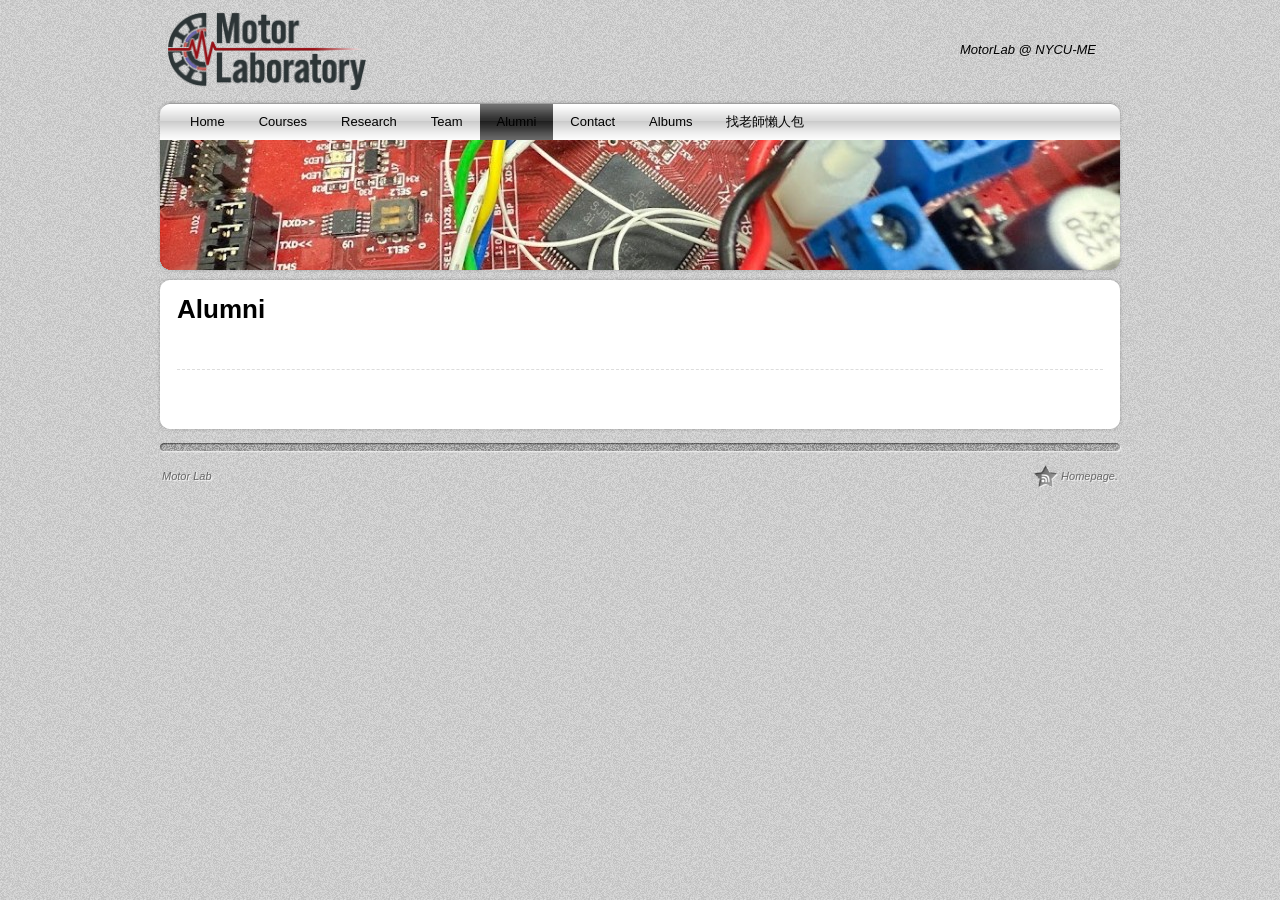
<file: alumni/index.html>
<!DOCTYPE html>
<html lang="zh-TW">
<head><meta charset="UTF-8">

<meta name="viewport" content="width=device-width, initial-scale=1">
<title>Alumni – Motor Lab</title>
<meta name="robots" content="max-image-preview:large">
<link rel="alternate" type="application/rss+xml" title="訂閱《Motor Lab》» 資訊提供" href="https://nycumotorlab.github.io/feed/">
<link rel="alternate" type="application/rss+xml" title="訂閱《Motor Lab》» 留言的資訊提供" href="https://nycumotorlab.github.io/comments/feed/">
<link rel="alternate" title="oEmbed (JSON)" type="application/json+oembed" href="https://nycumotorlab.github.io/wp-json/oembed/1.0/embed?url=https%3A%2F%2Fnycumotorlab.github.io%2Falumni%2F">
<link rel="alternate" title="oEmbed (XML)" type="text/xml+oembed" href="https://nycumotorlab.github.io/wp-json/oembed/1.0/embed?url=https%3A%2F%2Fnycumotorlab.github.io%2Falumni%2F&amp;format=xml">
<style id="wp-img-auto-sizes-contain-inline-css">
img:is([sizes=auto i],[sizes^="auto," i]){contain-intrinsic-size:3000px 1500px}
/*# sourceURL=wp-img-auto-sizes-contain-inline-css */
</style>
<style id="wp-emoji-styles-inline-css">

	img.wp-smiley, img.emoji {
		display: inline !important;
		border: none !important;
		box-shadow: none !important;
		height: 1em !important;
		width: 1em !important;
		margin: 0 0.07em !important;
		vertical-align: -0.1em !important;
		background: none !important;
		padding: 0 !important;
	}
/*# sourceURL=wp-emoji-styles-inline-css */
</style>
<style id="wp-block-library-inline-css">
:root{--wp-block-synced-color:#7a00df;--wp-block-synced-color--rgb:122,0,223;--wp-bound-block-color:var(--wp-block-synced-color);--wp-editor-canvas-background:#ddd;--wp-admin-theme-color:#007cba;--wp-admin-theme-color--rgb:0,124,186;--wp-admin-theme-color-darker-10:#006ba1;--wp-admin-theme-color-darker-10--rgb:0,107,160.5;--wp-admin-theme-color-darker-20:#005a87;--wp-admin-theme-color-darker-20--rgb:0,90,135;--wp-admin-border-width-focus:2px}@media (min-resolution:192dpi){:root{--wp-admin-border-width-focus:1.5px}}.wp-element-button{cursor:pointer}:root .has-very-light-gray-background-color{background-color:#eee}:root .has-very-dark-gray-background-color{background-color:#313131}:root .has-very-light-gray-color{color:#eee}:root .has-very-dark-gray-color{color:#313131}:root .has-vivid-green-cyan-to-vivid-cyan-blue-gradient-background{background:linear-gradient(135deg,#00d084,#0693e3)}:root .has-purple-crush-gradient-background{background:linear-gradient(135deg,#34e2e4,#4721fb 50%,#ab1dfe)}:root .has-hazy-dawn-gradient-background{background:linear-gradient(135deg,#faaca8,#dad0ec)}:root .has-subdued-olive-gradient-background{background:linear-gradient(135deg,#fafae1,#67a671)}:root .has-atomic-cream-gradient-background{background:linear-gradient(135deg,#fdd79a,#004a59)}:root .has-nightshade-gradient-background{background:linear-gradient(135deg,#330968,#31cdcf)}:root .has-midnight-gradient-background{background:linear-gradient(135deg,#020381,#2874fc)}:root{--wp--preset--font-size--normal:16px;--wp--preset--font-size--huge:42px}.has-regular-font-size{font-size:1em}.has-larger-font-size{font-size:2.625em}.has-normal-font-size{font-size:var(--wp--preset--font-size--normal)}.has-huge-font-size{font-size:var(--wp--preset--font-size--huge)}:root .has-text-align-center{text-align:center}:root .has-text-align-left{text-align:left}:root .has-text-align-right{text-align:right}.has-fit-text{white-space:nowrap!important}#end-resizable-editor-section{display:none}.aligncenter{clear:both}.items-justified-left{justify-content:flex-start}.items-justified-center{justify-content:center}.items-justified-right{justify-content:flex-end}.items-justified-space-between{justify-content:space-between}.screen-reader-text{word-wrap:normal!important;border:0;clip-path:inset(50%);height:1px;margin:-1px;overflow:hidden;padding:0;position:absolute;width:1px}.screen-reader-text:focus{background-color:#ddd;clip-path:none;color:#444;display:block;font-size:1em;height:auto;left:5px;line-height:normal;padding:15px 23px 14px;text-decoration:none;top:5px;width:auto;z-index:100000}html :where(.has-border-color){border-style:solid}html :where([style*=border-color]){border-style:solid}html :where([style*=border-top-color]){border-top-style:solid}html :where([style*=border-right-color]){border-right-style:solid}html :where([style*=border-bottom-color]){border-bottom-style:solid}html :where([style*=border-left-color]){border-left-style:solid}html :where([style*=border-width]){border-style:solid}html :where([style*=border-top-width]){border-top-style:solid}html :where([style*=border-right-width]){border-right-style:solid}html :where([style*=border-bottom-width]){border-bottom-style:solid}html :where([style*=border-left-width]){border-left-style:solid}html :where(img[class*=wp-image-]){height:auto;max-width:100%}:where(figure){margin:0 0 1em}html :where(.is-position-sticky){--wp-admin--admin-bar--position-offset:var(--wp-admin--admin-bar--height,0px)}@media screen and (max-width:600px){html :where(.is-position-sticky){--wp-admin--admin-bar--position-offset:0px}}

/*# sourceURL=/wp-includes/css/dist/block-library/common.min.css */
</style>
<style id="classic-theme-styles-inline-css">
/*! This file is auto-generated */
.wp-block-button__link{color:#fff;background-color:#32373c;border-radius:9999px;box-shadow:none;text-decoration:none;padding:calc(.667em + 2px) calc(1.333em + 2px);font-size:1.125em}.wp-block-file__button{background:#32373c;color:#fff;text-decoration:none}
/*# sourceURL=/wp-includes/css/classic-themes.min.css */
</style>

<style id="global-styles-inline-css">
:root{--wp--preset--aspect-ratio--square: 1;--wp--preset--aspect-ratio--4-3: 4/3;--wp--preset--aspect-ratio--3-4: 3/4;--wp--preset--aspect-ratio--3-2: 3/2;--wp--preset--aspect-ratio--2-3: 2/3;--wp--preset--aspect-ratio--16-9: 16/9;--wp--preset--aspect-ratio--9-16: 9/16;--wp--preset--color--black: #000000;--wp--preset--color--cyan-bluish-gray: #abb8c3;--wp--preset--color--white: #ffffff;--wp--preset--color--pale-pink: #f78da7;--wp--preset--color--vivid-red: #cf2e2e;--wp--preset--color--luminous-vivid-orange: #ff6900;--wp--preset--color--luminous-vivid-amber: #fcb900;--wp--preset--color--light-green-cyan: #7bdcb5;--wp--preset--color--vivid-green-cyan: #00d084;--wp--preset--color--pale-cyan-blue: #8ed1fc;--wp--preset--color--vivid-cyan-blue: #0693e3;--wp--preset--color--vivid-purple: #9b51e0;--wp--preset--gradient--vivid-cyan-blue-to-vivid-purple: linear-gradient(135deg,rgb(6,147,227) 0%,rgb(155,81,224) 100%);--wp--preset--gradient--light-green-cyan-to-vivid-green-cyan: linear-gradient(135deg,rgb(122,220,180) 0%,rgb(0,208,130) 100%);--wp--preset--gradient--luminous-vivid-amber-to-luminous-vivid-orange: linear-gradient(135deg,rgb(252,185,0) 0%,rgb(255,105,0) 100%);--wp--preset--gradient--luminous-vivid-orange-to-vivid-red: linear-gradient(135deg,rgb(255,105,0) 0%,rgb(207,46,46) 100%);--wp--preset--gradient--very-light-gray-to-cyan-bluish-gray: linear-gradient(135deg,rgb(238,238,238) 0%,rgb(169,184,195) 100%);--wp--preset--gradient--cool-to-warm-spectrum: linear-gradient(135deg,rgb(74,234,220) 0%,rgb(151,120,209) 20%,rgb(207,42,186) 40%,rgb(238,44,130) 60%,rgb(251,105,98) 80%,rgb(254,248,76) 100%);--wp--preset--gradient--blush-light-purple: linear-gradient(135deg,rgb(255,206,236) 0%,rgb(152,150,240) 100%);--wp--preset--gradient--blush-bordeaux: linear-gradient(135deg,rgb(254,205,165) 0%,rgb(254,45,45) 50%,rgb(107,0,62) 100%);--wp--preset--gradient--luminous-dusk: linear-gradient(135deg,rgb(255,203,112) 0%,rgb(199,81,192) 50%,rgb(65,88,208) 100%);--wp--preset--gradient--pale-ocean: linear-gradient(135deg,rgb(255,245,203) 0%,rgb(182,227,212) 50%,rgb(51,167,181) 100%);--wp--preset--gradient--electric-grass: linear-gradient(135deg,rgb(202,248,128) 0%,rgb(113,206,126) 100%);--wp--preset--gradient--midnight: linear-gradient(135deg,rgb(2,3,129) 0%,rgb(40,116,252) 100%);--wp--preset--font-size--small: 13px;--wp--preset--font-size--medium: 20px;--wp--preset--font-size--large: 36px;--wp--preset--font-size--x-large: 42px;--wp--preset--spacing--20: 0.44rem;--wp--preset--spacing--30: 0.67rem;--wp--preset--spacing--40: 1rem;--wp--preset--spacing--50: 1.5rem;--wp--preset--spacing--60: 2.25rem;--wp--preset--spacing--70: 3.38rem;--wp--preset--spacing--80: 5.06rem;--wp--preset--shadow--natural: 6px 6px 9px rgba(0, 0, 0, 0.2);--wp--preset--shadow--deep: 12px 12px 50px rgba(0, 0, 0, 0.4);--wp--preset--shadow--sharp: 6px 6px 0px rgba(0, 0, 0, 0.2);--wp--preset--shadow--outlined: 6px 6px 0px -3px rgb(255, 255, 255), 6px 6px rgb(0, 0, 0);--wp--preset--shadow--crisp: 6px 6px 0px rgb(0, 0, 0);}:where(body) { margin: 0; }:where(.is-layout-flex){gap: 0.5em;}:where(.is-layout-grid){gap: 0.5em;}body .is-layout-flex{display: flex;}.is-layout-flex{flex-wrap: wrap;align-items: center;}.is-layout-flex > :is(*, div){margin: 0;}body .is-layout-grid{display: grid;}.is-layout-grid > :is(*, div){margin: 0;}body{padding-top: 0px;padding-right: 0px;padding-bottom: 0px;padding-left: 0px;}:root :where(.wp-element-button, .wp-block-button__link){background-color: #32373c;border-width: 0;color: #fff;font-family: inherit;font-size: inherit;font-style: inherit;font-weight: inherit;letter-spacing: inherit;line-height: inherit;padding-top: calc(0.667em + 2px);padding-right: calc(1.333em + 2px);padding-bottom: calc(0.667em + 2px);padding-left: calc(1.333em + 2px);text-decoration: none;text-transform: inherit;}.has-black-color{color: var(--wp--preset--color--black) !important;}.has-cyan-bluish-gray-color{color: var(--wp--preset--color--cyan-bluish-gray) !important;}.has-white-color{color: var(--wp--preset--color--white) !important;}.has-pale-pink-color{color: var(--wp--preset--color--pale-pink) !important;}.has-vivid-red-color{color: var(--wp--preset--color--vivid-red) !important;}.has-luminous-vivid-orange-color{color: var(--wp--preset--color--luminous-vivid-orange) !important;}.has-luminous-vivid-amber-color{color: var(--wp--preset--color--luminous-vivid-amber) !important;}.has-light-green-cyan-color{color: var(--wp--preset--color--light-green-cyan) !important;}.has-vivid-green-cyan-color{color: var(--wp--preset--color--vivid-green-cyan) !important;}.has-pale-cyan-blue-color{color: var(--wp--preset--color--pale-cyan-blue) !important;}.has-vivid-cyan-blue-color{color: var(--wp--preset--color--vivid-cyan-blue) !important;}.has-vivid-purple-color{color: var(--wp--preset--color--vivid-purple) !important;}.has-black-background-color{background-color: var(--wp--preset--color--black) !important;}.has-cyan-bluish-gray-background-color{background-color: var(--wp--preset--color--cyan-bluish-gray) !important;}.has-white-background-color{background-color: var(--wp--preset--color--white) !important;}.has-pale-pink-background-color{background-color: var(--wp--preset--color--pale-pink) !important;}.has-vivid-red-background-color{background-color: var(--wp--preset--color--vivid-red) !important;}.has-luminous-vivid-orange-background-color{background-color: var(--wp--preset--color--luminous-vivid-orange) !important;}.has-luminous-vivid-amber-background-color{background-color: var(--wp--preset--color--luminous-vivid-amber) !important;}.has-light-green-cyan-background-color{background-color: var(--wp--preset--color--light-green-cyan) !important;}.has-vivid-green-cyan-background-color{background-color: var(--wp--preset--color--vivid-green-cyan) !important;}.has-pale-cyan-blue-background-color{background-color: var(--wp--preset--color--pale-cyan-blue) !important;}.has-vivid-cyan-blue-background-color{background-color: var(--wp--preset--color--vivid-cyan-blue) !important;}.has-vivid-purple-background-color{background-color: var(--wp--preset--color--vivid-purple) !important;}.has-black-border-color{border-color: var(--wp--preset--color--black) !important;}.has-cyan-bluish-gray-border-color{border-color: var(--wp--preset--color--cyan-bluish-gray) !important;}.has-white-border-color{border-color: var(--wp--preset--color--white) !important;}.has-pale-pink-border-color{border-color: var(--wp--preset--color--pale-pink) !important;}.has-vivid-red-border-color{border-color: var(--wp--preset--color--vivid-red) !important;}.has-luminous-vivid-orange-border-color{border-color: var(--wp--preset--color--luminous-vivid-orange) !important;}.has-luminous-vivid-amber-border-color{border-color: var(--wp--preset--color--luminous-vivid-amber) !important;}.has-light-green-cyan-border-color{border-color: var(--wp--preset--color--light-green-cyan) !important;}.has-vivid-green-cyan-border-color{border-color: var(--wp--preset--color--vivid-green-cyan) !important;}.has-pale-cyan-blue-border-color{border-color: var(--wp--preset--color--pale-cyan-blue) !important;}.has-vivid-cyan-blue-border-color{border-color: var(--wp--preset--color--vivid-cyan-blue) !important;}.has-vivid-purple-border-color{border-color: var(--wp--preset--color--vivid-purple) !important;}.has-vivid-cyan-blue-to-vivid-purple-gradient-background{background: var(--wp--preset--gradient--vivid-cyan-blue-to-vivid-purple) !important;}.has-light-green-cyan-to-vivid-green-cyan-gradient-background{background: var(--wp--preset--gradient--light-green-cyan-to-vivid-green-cyan) !important;}.has-luminous-vivid-amber-to-luminous-vivid-orange-gradient-background{background: var(--wp--preset--gradient--luminous-vivid-amber-to-luminous-vivid-orange) !important;}.has-luminous-vivid-orange-to-vivid-red-gradient-background{background: var(--wp--preset--gradient--luminous-vivid-orange-to-vivid-red) !important;}.has-very-light-gray-to-cyan-bluish-gray-gradient-background{background: var(--wp--preset--gradient--very-light-gray-to-cyan-bluish-gray) !important;}.has-cool-to-warm-spectrum-gradient-background{background: var(--wp--preset--gradient--cool-to-warm-spectrum) !important;}.has-blush-light-purple-gradient-background{background: var(--wp--preset--gradient--blush-light-purple) !important;}.has-blush-bordeaux-gradient-background{background: var(--wp--preset--gradient--blush-bordeaux) !important;}.has-luminous-dusk-gradient-background{background: var(--wp--preset--gradient--luminous-dusk) !important;}.has-pale-ocean-gradient-background{background: var(--wp--preset--gradient--pale-ocean) !important;}.has-electric-grass-gradient-background{background: var(--wp--preset--gradient--electric-grass) !important;}.has-midnight-gradient-background{background: var(--wp--preset--gradient--midnight) !important;}.has-small-font-size{font-size: var(--wp--preset--font-size--small) !important;}.has-medium-font-size{font-size: var(--wp--preset--font-size--medium) !important;}.has-large-font-size{font-size: var(--wp--preset--font-size--large) !important;}.has-x-large-font-size{font-size: var(--wp--preset--font-size--x-large) !important;}
/*# sourceURL=global-styles-inline-css */
</style>

<link rel="stylesheet" id="newstone-css" href="https://nycumotorlab.github.io/wp-content/themes/newstone/style.css?ver=1.0.8" media="all">
<link rel="https://api.w.org/" href="https://nycumotorlab.github.io/wp-json/"><link rel="alternate" title="JSON" type="application/json" href="https://nycumotorlab.github.io/wp-json/wp/v2/pages/176"><link rel="EditURI" type="application/rsd+xml" title="RSD" href="https://nycumotorlab.github.io/xmlrpc.php?rsd">
<meta name="generator" content="WordPress 7.0.1">
<link rel="canonical" href="https://nycumotorlab.github.io/alumni/">
<link rel="shortlink" href="https://nycumotorlab.github.io/?p=176">
<!-- Google tag (gtag.js) -->
<script async src="https://www.googletagmanager.com/gtag/js?id=G-LTXRGV6QMH"></script>
<script>
  window.dataLayer = window.dataLayer || [];
  function gtag(){dataLayer.push(arguments);}
  gtag('js', new Date());

  gtag('config', 'G-LTXRGV6QMH');
</script><style id="custom-background-css">
body.custom-background { background-color: #0a0700; }
</style>
<link rel="icon" href="https://nycumotorlab.github.io/wp-content/uploads/2026/05/1150328_MotorLab_Logo_Transp_Large_cr.png" sizes="32x32">
<link rel="icon" href="https://nycumotorlab.github.io/wp-content/uploads/2026/05/1150328_MotorLab_Logo_Transp_Large_cr.png" sizes="192x192">
<link rel="apple-touch-icon" href="https://nycumotorlab.github.io/wp-content/uploads/2026/05/1150328_MotorLab_Logo_Transp_Large_cr.png">
<meta name="msapplication-TileImage" content="https://nycumotorlab.github.io/wp-content/uploads/2026/05/1150328_MotorLab_Logo_Transp_Large_cr.png">
</head>
<body class="wp-singular page-template page-template-template-onecolumn page-template-template-onecolumn-php page page-id-176 custom-background wp-custom-logo wp-embed-responsive wp-theme-newstone">
<div id="wrapper" class="base_bg">
	<div id="newstone">
		<div id="mobile-bar">
							<span id="mobile-bar-logo"><a href="https://nycumotorlab.github.io/" class="custom-logo-link" rel="home"><img width="410" height="163" src="https://nycumotorlab.github.io/wp-content/uploads/2026/05/1150328_MotorLab_Logo_Transp_Small.png" class="custom-logo" alt="Motor Lab" decoding="async" fetchpriority="high"></a></span>
						<button id="menu-toggle" class="menu-toggle" type="button" aria-controls="the_menu" aria-expanded="false" aria-label="Toggle navigation menu">
				<span class="menu-toggle-box">
					<span class="menu-toggle-bar"></span>
					<span class="menu-toggle-bar"></span>
					<span class="menu-toggle-bar"></span>
				</span>
			</button>
		</div>
		<div id="header-info">
			<div id="header-info-left">
				<div id="site-logo"><a href="https://nycumotorlab.github.io/" class="custom-logo-link" rel="home"><img width="410" height="163" src="https://nycumotorlab.github.io/wp-content/uploads/2026/05/1150328_MotorLab_Logo_Transp_Small.png" class="custom-logo" alt="Motor Lab" decoding="async"></a></div>			</div>
			<div id="header-info-right">
									<div id="site-description">MotorLab @ NYCU-ME</div>
							</div>
			<div class="clearboth"></div>
		</div>
		<div id="header">
			<div id="the_menu" class="layout">
				<div class="menu_bar"><ul id="menu-primary-menu" class="menu"><li id="menu-item-149" class="menu-item menu-item-type-post_type menu-item-object-page menu-item-home menu-item-149"><a href="https://nycumotorlab.github.io/">Home</a></li>
<li id="menu-item-158" class="menu-item menu-item-type-post_type menu-item-object-page menu-item-158"><a href="https://nycumotorlab.github.io/courses/">Courses</a></li>
<li id="menu-item-159" class="menu-item menu-item-type-post_type menu-item-object-page menu-item-159"><a href="https://nycumotorlab.github.io/research/">Research</a></li>
<li id="menu-item-160" class="menu-item menu-item-type-post_type menu-item-object-page menu-item-160"><a href="https://nycumotorlab.github.io/team/">Team</a></li>
<li id="menu-item-181" class="menu-item menu-item-type-post_type menu-item-object-page current-menu-item page_item page-item-176 current_page_item menu-item-181"><a href="https://nycumotorlab.github.io/alumni/" aria-current="page">Alumni</a></li>
<li id="menu-item-180" class="menu-item menu-item-type-post_type menu-item-object-page menu-item-180"><a href="https://nycumotorlab.github.io/contact/">Contact</a></li>
<li id="menu-item-247" class="menu-item menu-item-type-post_type menu-item-object-page menu-item-247"><a href="https://nycumotorlab.github.io/albums/">Albums</a></li>
<li id="menu-item-199" class="menu-item menu-item-type-post_type menu-item-object-page menu-item-199"><a href="https://nycumotorlab.github.io/%E6%89%BE%E8%80%81%E5%B8%AB%E6%87%B6%E4%BA%BA%E5%8C%85/">找老師懶人包</a></li>
</ul></div>			</div>
			<div id="feature-image" class="bg">
								<div id="show-feature-image" style="background:url(https://nycumotorlab.github.io/wp-content/uploads/2026/07/IMG_8522cr.jpg)"></div>
								<div id="feature-image-frame"></div>
			</div>
			<div id="header-shadow" class="layout"></div>
		</div>
		<div id="main">		<div id="mainbox-fullwidth" class="bg">
			<div class="main-fullwidth-layout-top layout"></div>
			<div id="content" role="main">

			
				
				<div id="post-176" class="post-176 page type-page status-publish hentry">

					
					<h1>Alumni</h1>

					
					<div class="post-content">
																	</div>
						
					<div class="post-meta">
											</div>
				</div>

								<div id="comments">

					
					
					
				</div>
				
			
			</div>
			<div class="main-fullwidth-layout-bottom layout"></div>
		</div>
		</div>
		<div id="footer">
						<div class="footer-line layout"></div>
			<div id="credit">
				<div id="credit-left">
					<div id="site-info"><a href="https://nycumotorlab.github.io/">Motor Lab</a></div>
				</div>

				<div id="credit-right">
					<div id="theme-designer" class="icon"><a href="https://nycumotorlab.github.io/">Homepage</a>.</div>
				</div>

			</div>
			<div class="clearboth"></div>
		</div>
	</div>
</div>
<script type="speculationrules">
{"prefetch":[{"source":"document","where":{"and":[{"href_matches":"/nycumotorlab/*"},{"not":{"href_matches":["/nycumotorlab/wp-*.php","/nycumotorlab/wp-admin/*","/nycumotorlab/wp-content/uploads/*","/nycumotorlab/wp-content/*","/nycumotorlab/wp-content/plugins/*","/nycumotorlab/wp-content/themes/newstone/*","/nycumotorlab/*\\?(.+)"]}},{"not":{"selector_matches":"a[rel~=\"nofollow\"]"}},{"not":{"selector_matches":".no-prefetch, .no-prefetch a"}}]},"eagerness":"conservative"}]}
</script>
<script id="newstone-navigation-js" src="https://nycumotorlab.github.io/wp-content/themes/newstone/js/navigation.js?ver=2.0.2"></script>
<script id="wp-emoji-settings" type="application/json">
{"baseUrl":"https://s.w.org/images/core/emoji/17.0.2/72x72/","ext":".png","svgUrl":"https://s.w.org/images/core/emoji/17.0.2/svg/","svgExt":".svg","source":{"concatemoji":"https://nycumotorlab.github.io/wp-includes/js/wp-emoji-release.min.js?ver=7.0.1"}}
</script>
<script type="module">
/*! This file is auto-generated */
const a=JSON.parse(document.getElementById("wp-emoji-settings").textContent),o=(window._wpemojiSettings=a,"wpEmojiSettingsSupports"),s=["flag","emoji"];function i(e){try{var t={supportTests:e,timestamp:(new Date).valueOf()};sessionStorage.setItem(o,JSON.stringify(t))}catch(e){}}function c(e,t,n){e.clearRect(0,0,e.canvas.width,e.canvas.height),e.fillText(t,0,0);t=new Uint32Array(e.getImageData(0,0,e.canvas.width,e.canvas.height).data);e.clearRect(0,0,e.canvas.width,e.canvas.height),e.fillText(n,0,0);const a=new Uint32Array(e.getImageData(0,0,e.canvas.width,e.canvas.height).data);return t.every((e,t)=>e===a[t])}function p(e,t){e.clearRect(0,0,e.canvas.width,e.canvas.height),e.fillText(t,0,0);var n=e.getImageData(16,16,1,1);for(let e=0;e<n.data.length;e++)if(0!==n.data[e])return!1;return!0}function u(e,t,n,a){switch(t){case"flag":return n(e,"\ud83c\udff3\ufe0f\u200d\u26a7\ufe0f","\ud83c\udff3\ufe0f\u200b\u26a7\ufe0f")?!1:!n(e,"\ud83c\udde8\ud83c\uddf6","\ud83c\udde8\u200b\ud83c\uddf6")&&!n(e,"\ud83c\udff4\udb40\udc67\udb40\udc62\udb40\udc65\udb40\udc6e\udb40\udc67\udb40\udc7f","\ud83c\udff4\u200b\udb40\udc67\u200b\udb40\udc62\u200b\udb40\udc65\u200b\udb40\udc6e\u200b\udb40\udc67\u200b\udb40\udc7f");case"emoji":return!a(e,"\ud83e\u1fac8")}return!1}function f(e,t,n,a){let r;const o=(r="undefined"!=typeof WorkerGlobalScope&&self instanceof WorkerGlobalScope?new OffscreenCanvas(300,150):document.createElement("canvas")).getContext("2d",{willReadFrequently:!0}),s=(o.textBaseline="top",o.font="600 32px Arial",{});return e.forEach(e=>{s[e]=t(o,e,n,a)}),s}function r(e){var t=document.createElement("script");t.src=e,t.defer=!0,document.head.appendChild(t)}a.supports={everything:!0,everythingExceptFlag:!0},new Promise(t=>{let n=function(){try{var e=JSON.parse(sessionStorage.getItem(o));if("object"==typeof e&&"number"==typeof e.timestamp&&(new Date).valueOf()<e.timestamp+604800&&"object"==typeof e.supportTests)return e.supportTests}catch(e){}return null}();if(!n){if("undefined"!=typeof Worker&&"undefined"!=typeof OffscreenCanvas&&"undefined"!=typeof URL&&URL.createObjectURL&&"undefined"!=typeof Blob)try{var e="postMessage("+f.toString()+"("+[JSON.stringify(s),u.toString(),c.toString(),p.toString()].join(",")+"));",a=new Blob([e],{type:"text/javascript"});const r=new Worker(URL.createObjectURL(a),{name:"wpTestEmojiSupports"});return void(r.onmessage=e=>{i(n=e.data),r.terminate(),t(n)})}catch(e){}i(n=f(s,u,c,p))}t(n)}).then(e=>{for(const n in e)a.supports[n]=e[n],a.supports.everything=a.supports.everything&&a.supports[n],"flag"!==n&&(a.supports.everythingExceptFlag=a.supports.everythingExceptFlag&&a.supports[n]);var t;a.supports.everythingExceptFlag=a.supports.everythingExceptFlag&&!a.supports.flag,a.supports.everything||((t=a.source||{}).concatemoji?r(t.concatemoji):t.wpemoji&&t.twemoji&&(r(t.twemoji),r(t.wpemoji)))});
//# sourceURL=https://nycumotorlab.github.io/wp-includes/js/wp-emoji-loader.min.js
</script>
</body>
</html>
</file>
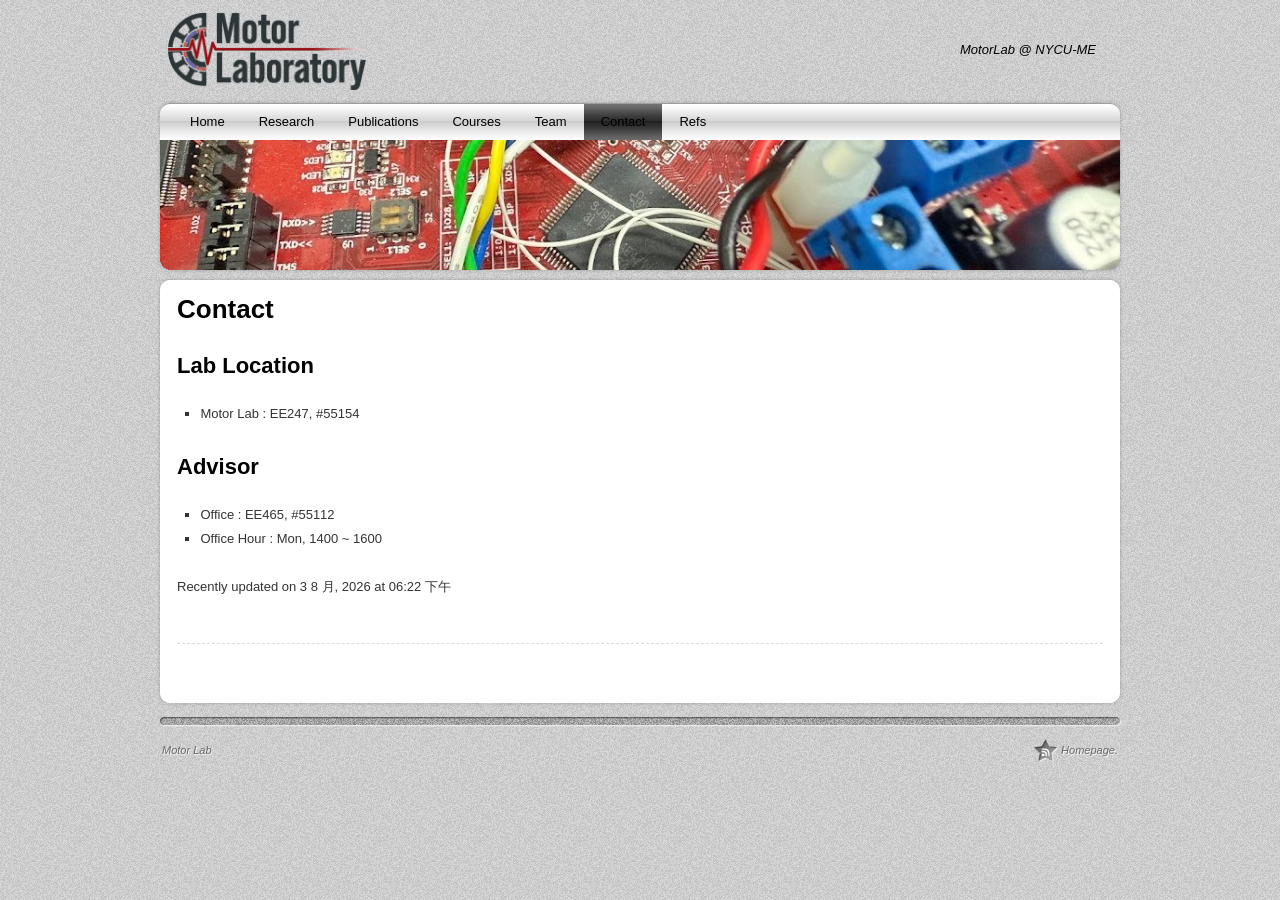
<file: contact/index.html>
<!DOCTYPE html>
<html lang="zh-TW">
<head><meta charset="UTF-8">

<meta name="viewport" content="width=device-width, initial-scale=1">
<title>Contact – Motor Lab</title>
<meta name="robots" content="max-image-preview:large">
<link rel="alternate" type="application/rss+xml" title="訂閱《Motor Lab》» 資訊提供" href="https://nycumotorlab.github.io/feed/">
<link rel="alternate" type="application/rss+xml" title="訂閱《Motor Lab》» 留言的資訊提供" href="https://nycumotorlab.github.io/comments/feed/">
<link rel="alternate" title="oEmbed (JSON)" type="application/json+oembed" href="https://nycumotorlab.github.io/wp-json/oembed/1.0/embed?url=https%3A%2F%2Fnycumotorlab.github.io%2Fcontact%2F">
<link rel="alternate" title="oEmbed (XML)" type="text/xml+oembed" href="https://nycumotorlab.github.io/wp-json/oembed/1.0/embed?url=https%3A%2F%2Fnycumotorlab.github.io%2Fcontact%2F&amp;format=xml">
<style id="wp-img-auto-sizes-contain-inline-css">
img:is([sizes=auto i],[sizes^="auto," i]){contain-intrinsic-size:3000px 1500px}
/*# sourceURL=wp-img-auto-sizes-contain-inline-css */
</style>
<style id="wp-emoji-styles-inline-css">

	img.wp-smiley, img.emoji {
		display: inline !important;
		border: none !important;
		box-shadow: none !important;
		height: 1em !important;
		width: 1em !important;
		margin: 0 0.07em !important;
		vertical-align: -0.1em !important;
		background: none !important;
		padding: 0 !important;
	}
/*# sourceURL=wp-emoji-styles-inline-css */
</style>
<style id="wp-block-library-inline-css">
:root{--wp-block-synced-color:#7a00df;--wp-block-synced-color--rgb:122,0,223;--wp-bound-block-color:var(--wp-block-synced-color);--wp-editor-canvas-background:#ddd;--wp-admin-theme-color:#007cba;--wp-admin-theme-color--rgb:0,124,186;--wp-admin-theme-color-darker-10:#006ba1;--wp-admin-theme-color-darker-10--rgb:0,107,160.5;--wp-admin-theme-color-darker-20:#005a87;--wp-admin-theme-color-darker-20--rgb:0,90,135;--wp-admin-border-width-focus:2px}@media (min-resolution:192dpi){:root{--wp-admin-border-width-focus:1.5px}}.wp-element-button{cursor:pointer}:root .has-very-light-gray-background-color{background-color:#eee}:root .has-very-dark-gray-background-color{background-color:#313131}:root .has-very-light-gray-color{color:#eee}:root .has-very-dark-gray-color{color:#313131}:root .has-vivid-green-cyan-to-vivid-cyan-blue-gradient-background{background:linear-gradient(135deg,#00d084,#0693e3)}:root .has-purple-crush-gradient-background{background:linear-gradient(135deg,#34e2e4,#4721fb 50%,#ab1dfe)}:root .has-hazy-dawn-gradient-background{background:linear-gradient(135deg,#faaca8,#dad0ec)}:root .has-subdued-olive-gradient-background{background:linear-gradient(135deg,#fafae1,#67a671)}:root .has-atomic-cream-gradient-background{background:linear-gradient(135deg,#fdd79a,#004a59)}:root .has-nightshade-gradient-background{background:linear-gradient(135deg,#330968,#31cdcf)}:root .has-midnight-gradient-background{background:linear-gradient(135deg,#020381,#2874fc)}:root{--wp--preset--font-size--normal:16px;--wp--preset--font-size--huge:42px}.has-regular-font-size{font-size:1em}.has-larger-font-size{font-size:2.625em}.has-normal-font-size{font-size:var(--wp--preset--font-size--normal)}.has-huge-font-size{font-size:var(--wp--preset--font-size--huge)}:root .has-text-align-center{text-align:center}:root .has-text-align-left{text-align:left}:root .has-text-align-right{text-align:right}.has-fit-text{white-space:nowrap!important}#end-resizable-editor-section{display:none}.aligncenter{clear:both}.items-justified-left{justify-content:flex-start}.items-justified-center{justify-content:center}.items-justified-right{justify-content:flex-end}.items-justified-space-between{justify-content:space-between}.screen-reader-text{word-wrap:normal!important;border:0;clip-path:inset(50%);height:1px;margin:-1px;overflow:hidden;padding:0;position:absolute;width:1px;word-break:normal!important}.screen-reader-text:focus{background-color:#ddd;clip-path:none;color:#444;display:block;font-size:1em;height:auto;left:5px;line-height:normal;padding:15px 23px 14px;text-decoration:none;top:5px;width:auto;z-index:100000}html :where(.has-border-color){border-style:solid}html :where([style^=border-color],[style*=";border-color"],[style*="; border-color"]){border-style:solid}html :where([style^=border-top-color],[style*=";border-top-color"],[style*="; border-top-color"]){border-top-style:solid}html :where([style^=border-right-color],[style*=";border-right-color"],[style*="; border-right-color"]){border-right-style:solid}html :where([style^=border-bottom-color],[style*=";border-bottom-color"],[style*="; border-bottom-color"]){border-bottom-style:solid}html :where([style^=border-left-color],[style*=";border-left-color"],[style*="; border-left-color"]){border-left-style:solid}html :where([style^=border-width],[style*=";border-width"],[style*="; border-width"]){border-style:solid}html :where([style^=border-top-width],[style*=";border-top-width"],[style*="; border-top-width"]){border-top-style:solid}html :where([style^=border-right-width],[style*=";border-right-width"],[style*="; border-right-width"]){border-right-style:solid}html :where([style^=border-bottom-width],[style*=";border-bottom-width"],[style*="; border-bottom-width"]){border-bottom-style:solid}html :where([style^=border-left-width],[style*=";border-left-width"],[style*="; border-left-width"]){border-left-style:solid}html :where(img[class*=wp-image-]){height:auto;max-width:100%}:where(figure){margin:0 0 1em}html :where(.is-position-sticky){--wp-admin--admin-bar--position-offset:var(--wp-admin--admin-bar--height,0px)}@media screen and (max-width:600px){html :where(.is-position-sticky){--wp-admin--admin-bar--position-offset:0px}}

/*# sourceURL=/wp-includes/css/dist/block-library/common.min.css */
</style>
<style id="wp-block-heading-inline-css">
h1:where(.wp-block-heading).has-background,h2:where(.wp-block-heading).has-background,h3:where(.wp-block-heading).has-background,h4:where(.wp-block-heading).has-background,h5:where(.wp-block-heading).has-background,h6:where(.wp-block-heading).has-background{padding:1.25em 2.375em}h1.has-text-align-left[style*=writing-mode]:where([style*=vertical-lr]),h1.has-text-align-right[style*=writing-mode]:where([style*=vertical-rl]),h2.has-text-align-left[style*=writing-mode]:where([style*=vertical-lr]),h2.has-text-align-right[style*=writing-mode]:where([style*=vertical-rl]),h3.has-text-align-left[style*=writing-mode]:where([style*=vertical-lr]),h3.has-text-align-right[style*=writing-mode]:where([style*=vertical-rl]),h4.has-text-align-left[style*=writing-mode]:where([style*=vertical-lr]),h4.has-text-align-right[style*=writing-mode]:where([style*=vertical-rl]),h5.has-text-align-left[style*=writing-mode]:where([style*=vertical-lr]),h5.has-text-align-right[style*=writing-mode]:where([style*=vertical-rl]),h6.has-text-align-left[style*=writing-mode]:where([style*=vertical-lr]),h6.has-text-align-right[style*=writing-mode]:where([style*=vertical-rl]){rotate:180deg}
/*# sourceURL=https://nycumotorlab.github.io/wp-includes/blocks/heading/style.min.css */
</style>
<style id="wp-block-list-inline-css">
ol,ul{box-sizing:border-box}:root :where(.wp-block-list.has-background){padding:1.25em 2.375em}
/*# sourceURL=https://nycumotorlab.github.io/wp-includes/blocks/list/style.min.css */
</style>
<style id="wp-block-paragraph-inline-css">
.is-small-text{font-size:.875em}.is-regular-text{font-size:1em}.is-large-text{font-size:2.25em}.is-larger-text{font-size:3em}.has-drop-cap:not(:focus):first-letter{float:left;font-size:8.4em;font-style:normal;font-weight:100;line-height:.68;margin:.05em .1em 0 0;text-transform:uppercase}body.rtl .has-drop-cap:not(:focus):first-letter{float:none;margin-left:.1em}p.has-drop-cap.has-background{overflow:hidden}:root :where(p.has-background){padding:1.25em 2.375em}:where(p.has-text-color:not(.has-link-color)) a{color:inherit}p.has-text-align-left[style*="writing-mode:vertical-lr"],p.has-text-align-right[style*="writing-mode:vertical-rl"]{rotate:180deg}
/*# sourceURL=https://nycumotorlab.github.io/wp-includes/blocks/paragraph/style.min.css */
</style>

<style id="classic-theme-styles-inline-css">
/*! This file is auto-generated */
.wp-block-button__link{color:#fff;background-color:#32373c;border-radius:9999px;box-shadow:none;text-decoration:none;padding:calc(.667em + 2px) calc(1.333em + 2px);font-size:1.125em}.wp-block-file__button{background:#32373c;color:#fff;text-decoration:none}
/*# sourceURL=/wp-includes/css/classic-themes.min.css */
</style>

<style id="global-styles-inline-css">
:root{--wp--preset--aspect-ratio--square: 1;--wp--preset--aspect-ratio--4-3: 4/3;--wp--preset--aspect-ratio--3-4: 3/4;--wp--preset--aspect-ratio--3-2: 3/2;--wp--preset--aspect-ratio--2-3: 2/3;--wp--preset--aspect-ratio--16-9: 16/9;--wp--preset--aspect-ratio--9-16: 9/16;--wp--preset--color--black: #000000;--wp--preset--color--cyan-bluish-gray: #abb8c3;--wp--preset--color--white: #ffffff;--wp--preset--color--pale-pink: #f78da7;--wp--preset--color--vivid-red: #cf2e2e;--wp--preset--color--luminous-vivid-orange: #ff6900;--wp--preset--color--luminous-vivid-amber: #fcb900;--wp--preset--color--light-green-cyan: #7bdcb5;--wp--preset--color--vivid-green-cyan: #00d084;--wp--preset--color--pale-cyan-blue: #8ed1fc;--wp--preset--color--vivid-cyan-blue: #0693e3;--wp--preset--color--vivid-purple: #9b51e0;--wp--preset--gradient--vivid-cyan-blue-to-vivid-purple: linear-gradient(135deg,rgb(6,147,227) 0%,rgb(155,81,224) 100%);--wp--preset--gradient--light-green-cyan-to-vivid-green-cyan: linear-gradient(135deg,rgb(122,220,180) 0%,rgb(0,208,130) 100%);--wp--preset--gradient--luminous-vivid-amber-to-luminous-vivid-orange: linear-gradient(135deg,rgb(252,185,0) 0%,rgb(255,105,0) 100%);--wp--preset--gradient--luminous-vivid-orange-to-vivid-red: linear-gradient(135deg,rgb(255,105,0) 0%,rgb(207,46,46) 100%);--wp--preset--gradient--very-light-gray-to-cyan-bluish-gray: linear-gradient(135deg,rgb(238,238,238) 0%,rgb(169,184,195) 100%);--wp--preset--gradient--cool-to-warm-spectrum: linear-gradient(135deg,rgb(74,234,220) 0%,rgb(151,120,209) 20%,rgb(207,42,186) 40%,rgb(238,44,130) 60%,rgb(251,105,98) 80%,rgb(254,248,76) 100%);--wp--preset--gradient--blush-light-purple: linear-gradient(135deg,rgb(255,206,236) 0%,rgb(152,150,240) 100%);--wp--preset--gradient--blush-bordeaux: linear-gradient(135deg,rgb(254,205,165) 0%,rgb(254,45,45) 50%,rgb(107,0,62) 100%);--wp--preset--gradient--luminous-dusk: linear-gradient(135deg,rgb(255,203,112) 0%,rgb(199,81,192) 50%,rgb(65,88,208) 100%);--wp--preset--gradient--pale-ocean: linear-gradient(135deg,rgb(255,245,203) 0%,rgb(182,227,212) 50%,rgb(51,167,181) 100%);--wp--preset--gradient--electric-grass: linear-gradient(135deg,rgb(202,248,128) 0%,rgb(113,206,126) 100%);--wp--preset--gradient--midnight: linear-gradient(135deg,rgb(2,3,129) 0%,rgb(40,116,252) 100%);--wp--preset--font-size--small: 13px;--wp--preset--font-size--medium: 20px;--wp--preset--font-size--large: 36px;--wp--preset--font-size--x-large: 42px;--wp--preset--spacing--20: 0.44rem;--wp--preset--spacing--30: 0.67rem;--wp--preset--spacing--40: 1rem;--wp--preset--spacing--50: 1.5rem;--wp--preset--spacing--60: 2.25rem;--wp--preset--spacing--70: 3.38rem;--wp--preset--spacing--80: 5.06rem;--wp--preset--shadow--natural: 6px 6px 9px rgba(0, 0, 0, 0.2);--wp--preset--shadow--deep: 12px 12px 50px rgba(0, 0, 0, 0.4);--wp--preset--shadow--sharp: 6px 6px 0px rgba(0, 0, 0, 0.2);--wp--preset--shadow--outlined: 6px 6px 0px -3px rgb(255, 255, 255), 6px 6px rgb(0, 0, 0);--wp--preset--shadow--crisp: 6px 6px 0px rgb(0, 0, 0);}.wp-block-button{--wp--preset--dimension--25: 25%;--wp--preset--dimension--50: 50%;--wp--preset--dimension--75: 75%;--wp--preset--dimension--100: 100%;}:where(body) { margin: 0; }:where(.is-layout-flex){gap: 0.5em;}:where(.is-layout-grid){gap: 0.5em;}body .is-layout-flex{display: flex;}.is-layout-flex{flex-wrap: wrap;align-items: center;}.is-layout-flex > :is(*, div){margin: 0;}body .is-layout-grid{display: grid;}.is-layout-grid > :is(*, div){margin: 0;}body{padding-top: 0px;padding-right: 0px;padding-bottom: 0px;padding-left: 0px;}:root :where(.wp-element-button, .wp-block-button__link){background-color: #32373c;border-width: 0;color: #fff;font-family: inherit;font-size: inherit;font-style: inherit;font-weight: inherit;letter-spacing: inherit;line-height: inherit;padding-top: calc(0.667em + 2px);padding-right: calc(1.333em + 2px);padding-bottom: calc(0.667em + 2px);padding-left: calc(1.333em + 2px);text-decoration: none;text-transform: inherit;}.has-black-color{color: var(--wp--preset--color--black) !important;}.has-cyan-bluish-gray-color{color: var(--wp--preset--color--cyan-bluish-gray) !important;}.has-white-color{color: var(--wp--preset--color--white) !important;}.has-pale-pink-color{color: var(--wp--preset--color--pale-pink) !important;}.has-vivid-red-color{color: var(--wp--preset--color--vivid-red) !important;}.has-luminous-vivid-orange-color{color: var(--wp--preset--color--luminous-vivid-orange) !important;}.has-luminous-vivid-amber-color{color: var(--wp--preset--color--luminous-vivid-amber) !important;}.has-light-green-cyan-color{color: var(--wp--preset--color--light-green-cyan) !important;}.has-vivid-green-cyan-color{color: var(--wp--preset--color--vivid-green-cyan) !important;}.has-pale-cyan-blue-color{color: var(--wp--preset--color--pale-cyan-blue) !important;}.has-vivid-cyan-blue-color{color: var(--wp--preset--color--vivid-cyan-blue) !important;}.has-vivid-purple-color{color: var(--wp--preset--color--vivid-purple) !important;}.has-black-background-color{background-color: var(--wp--preset--color--black) !important;}.has-cyan-bluish-gray-background-color{background-color: var(--wp--preset--color--cyan-bluish-gray) !important;}.has-white-background-color{background-color: var(--wp--preset--color--white) !important;}.has-pale-pink-background-color{background-color: var(--wp--preset--color--pale-pink) !important;}.has-vivid-red-background-color{background-color: var(--wp--preset--color--vivid-red) !important;}.has-luminous-vivid-orange-background-color{background-color: var(--wp--preset--color--luminous-vivid-orange) !important;}.has-luminous-vivid-amber-background-color{background-color: var(--wp--preset--color--luminous-vivid-amber) !important;}.has-light-green-cyan-background-color{background-color: var(--wp--preset--color--light-green-cyan) !important;}.has-vivid-green-cyan-background-color{background-color: var(--wp--preset--color--vivid-green-cyan) !important;}.has-pale-cyan-blue-background-color{background-color: var(--wp--preset--color--pale-cyan-blue) !important;}.has-vivid-cyan-blue-background-color{background-color: var(--wp--preset--color--vivid-cyan-blue) !important;}.has-vivid-purple-background-color{background-color: var(--wp--preset--color--vivid-purple) !important;}.has-black-border-color{border-color: var(--wp--preset--color--black) !important;}.has-cyan-bluish-gray-border-color{border-color: var(--wp--preset--color--cyan-bluish-gray) !important;}.has-white-border-color{border-color: var(--wp--preset--color--white) !important;}.has-pale-pink-border-color{border-color: var(--wp--preset--color--pale-pink) !important;}.has-vivid-red-border-color{border-color: var(--wp--preset--color--vivid-red) !important;}.has-luminous-vivid-orange-border-color{border-color: var(--wp--preset--color--luminous-vivid-orange) !important;}.has-luminous-vivid-amber-border-color{border-color: var(--wp--preset--color--luminous-vivid-amber) !important;}.has-light-green-cyan-border-color{border-color: var(--wp--preset--color--light-green-cyan) !important;}.has-vivid-green-cyan-border-color{border-color: var(--wp--preset--color--vivid-green-cyan) !important;}.has-pale-cyan-blue-border-color{border-color: var(--wp--preset--color--pale-cyan-blue) !important;}.has-vivid-cyan-blue-border-color{border-color: var(--wp--preset--color--vivid-cyan-blue) !important;}.has-vivid-purple-border-color{border-color: var(--wp--preset--color--vivid-purple) !important;}.has-vivid-cyan-blue-to-vivid-purple-gradient-background{background: var(--wp--preset--gradient--vivid-cyan-blue-to-vivid-purple) !important;}.has-light-green-cyan-to-vivid-green-cyan-gradient-background{background: var(--wp--preset--gradient--light-green-cyan-to-vivid-green-cyan) !important;}.has-luminous-vivid-amber-to-luminous-vivid-orange-gradient-background{background: var(--wp--preset--gradient--luminous-vivid-amber-to-luminous-vivid-orange) !important;}.has-luminous-vivid-orange-to-vivid-red-gradient-background{background: var(--wp--preset--gradient--luminous-vivid-orange-to-vivid-red) !important;}.has-very-light-gray-to-cyan-bluish-gray-gradient-background{background: var(--wp--preset--gradient--very-light-gray-to-cyan-bluish-gray) !important;}.has-cool-to-warm-spectrum-gradient-background{background: var(--wp--preset--gradient--cool-to-warm-spectrum) !important;}.has-blush-light-purple-gradient-background{background: var(--wp--preset--gradient--blush-light-purple) !important;}.has-blush-bordeaux-gradient-background{background: var(--wp--preset--gradient--blush-bordeaux) !important;}.has-luminous-dusk-gradient-background{background: var(--wp--preset--gradient--luminous-dusk) !important;}.has-pale-ocean-gradient-background{background: var(--wp--preset--gradient--pale-ocean) !important;}.has-electric-grass-gradient-background{background: var(--wp--preset--gradient--electric-grass) !important;}.has-midnight-gradient-background{background: var(--wp--preset--gradient--midnight) !important;}.has-small-font-size{font-size: var(--wp--preset--font-size--small) !important;}.has-medium-font-size{font-size: var(--wp--preset--font-size--medium) !important;}.has-large-font-size{font-size: var(--wp--preset--font-size--large) !important;}.has-x-large-font-size{font-size: var(--wp--preset--font-size--x-large) !important;}
/*# sourceURL=global-styles-inline-css */
</style>

<link rel="stylesheet" id="newstone-css" href="https://nycumotorlab.github.io/wp-content/themes/newstone/style.css?ver=1.0.8" media="all">
<link rel="https://api.w.org/" href="https://nycumotorlab.github.io/wp-json/"><link rel="alternate" title="JSON" type="application/json" href="https://nycumotorlab.github.io/wp-json/wp/v2/pages/178"><link rel="EditURI" type="application/rsd+xml" title="RSD" href="https://nycumotorlab.github.io/xmlrpc.php?rsd">
<meta name="generator" content="WordPress 7.1.5">
<link rel="canonical" href="https://nycumotorlab.github.io/contact/">
<link rel="shortlink" href="https://nycumotorlab.github.io/?p=178">
<!-- Google tag (gtag.js) -->
<script async src="https://www.googletagmanager.com/gtag/js?id=G-LTXRGV6QMH"></script>
<script>
  window.dataLayer = window.dataLayer || [];
  function gtag(){dataLayer.push(arguments);}
  gtag('js', new Date());

  gtag('config', 'G-LTXRGV6QMH');
</script><style id="custom-background-css">
body.custom-background { background-color: #0a0700; }
</style>
<script>(function() {
    function preventBackspace(event) {
        if (event.key === 'Backspace' || event.keyCode === 8) {
            let target = event.target;
            let tagName = target.tagName.toLowerCase();
            
            // 如果游標不在文字輸入框，且不在可編輯的內容區（如傳統編輯器本體）
            if (tagName !== 'input' && tagName !== 'textarea' && !target.isContentEditable) {
                event.preventDefault();
            }
        }
    }

    // 1. 攔截主網頁、外層工具列、標題列的 Backspace
    document.addEventListener('keydown', preventBackspace);

    // 2. 專門攻破傳統編輯器的 iframe，潛入內部進行攔截
    window.addEventListener('load', function() {
        // 尋找傳統編輯器的文字區域 iframe
        let editorIframe = document.getElementById('content_ifr');
        if (editorIframe && editorIframe.contentWindow) {
            try {
                editorIframe.contentWindow.document.addEventListener('keydown', preventBackspace);
            } catch (e) {
                console.log('傳統編輯器防禦載入失敗，可能存在同源限制。');
            }
        }
    });
})();
</script><link rel="icon" href="https://nycumotorlab.github.io/wp-content/uploads/2026/05/1150328_MotorLab_Logo_Transp_Large_cr.png" sizes="32x32">
<link rel="icon" href="https://nycumotorlab.github.io/wp-content/uploads/2026/05/1150328_MotorLab_Logo_Transp_Large_cr.png" sizes="192x192">
<link rel="apple-touch-icon" href="https://nycumotorlab.github.io/wp-content/uploads/2026/05/1150328_MotorLab_Logo_Transp_Large_cr.png">
<meta name="msapplication-TileImage" content="https://nycumotorlab.github.io/wp-content/uploads/2026/05/1150328_MotorLab_Logo_Transp_Large_cr.png">
</head>
<body class="wp-singular page-template page-template-template-onecolumn page-template-template-onecolumn-php page page-id-178 custom-background wp-custom-logo wp-embed-responsive wp-theme-newstone">
<div id="wrapper" class="base_bg">
	<div id="newstone">
		<div id="mobile-bar">
							<span id="mobile-bar-logo"><a href="https://nycumotorlab.github.io/" class="custom-logo-link" rel="home"><img width="410" height="163" src="https://nycumotorlab.github.io/wp-content/uploads/2026/05/1150328_MotorLab_Logo_Transp_Small.png" class="custom-logo" alt="Motor Lab" decoding="async" fetchpriority="high"></a></span>
						<button id="menu-toggle" class="menu-toggle" type="button" aria-controls="the_menu" aria-expanded="false" aria-label="Toggle navigation menu">
				<span class="menu-toggle-box">
					<span class="menu-toggle-bar"></span>
					<span class="menu-toggle-bar"></span>
					<span class="menu-toggle-bar"></span>
				</span>
			</button>
		</div>
		<div id="header-info">
			<div id="header-info-left">
				<div id="site-logo"><a href="https://nycumotorlab.github.io/" class="custom-logo-link" rel="home"><img width="410" height="163" src="https://nycumotorlab.github.io/wp-content/uploads/2026/05/1150328_MotorLab_Logo_Transp_Small.png" class="custom-logo" alt="Motor Lab" decoding="async"></a></div>			</div>
			<div id="header-info-right">
									<div id="site-description">MotorLab @ NYCU-ME</div>
							</div>
			<div class="clearboth"></div>
		</div>
		<div id="header">
			<div id="the_menu" class="layout">
				<div class="menu_bar"><ul id="menu-primary-menu" class="menu"><li id="menu-item-149" class="menu-item menu-item-type-post_type menu-item-object-page menu-item-home menu-item-149"><a href="https://nycumotorlab.github.io/">Home</a></li>
<li id="menu-item-159" class="menu-item menu-item-type-post_type menu-item-object-page menu-item-has-children menu-item-159"><a href="https://nycumotorlab.github.io/research/">Research</a>
<ul class="sub-menu">
	<li id="menu-item-406" class="menu-item menu-item-type-post_type menu-item-object-page menu-item-406"><a href="https://nycumotorlab.github.io/115-%E9%AB%98%E6%95%99%E6%B7%B1%E8%80%95%E8%A8%88%E7%95%AB-%E4%BB%BF%E7%94%9F%E9%A9%85%E5%8B%95%E8%88%87%E6%84%9F%E6%B8%AC%E6%8A%80%E8%A1%93%E6%95%B4%E5%90%88/">115-高教深耕計畫-仿生驅動與感測技術整合</a></li>
	<li id="menu-item-414" class="menu-item menu-item-type-post_type menu-item-object-page menu-item-414"><a href="https://nycumotorlab.github.io/116118-%E7%94%A2%E5%AD%B8%E8%A8%88%E7%95%AB-gogoro%E7%9D%BF%E8%83%BD%E5%89%B5%E6%84%8F/">116~118-產學計畫-gogoro睿能創意</a></li>
</ul>
</li>
<li id="menu-item-426" class="menu-item menu-item-type-post_type menu-item-object-page menu-item-has-children menu-item-426"><a href="https://nycumotorlab.github.io/publications/">Publications</a>
<ul class="sub-menu">
	<li id="menu-item-384" class="menu-item menu-item-type-post_type menu-item-object-page menu-item-384"><a href="https://nycumotorlab.github.io/publication-checklist/">Manuscript Checklist</a></li>
</ul>
</li>
<li id="menu-item-158" class="menu-item menu-item-type-post_type menu-item-object-page menu-item-158"><a href="https://nycumotorlab.github.io/courses/">Courses</a></li>
<li id="menu-item-160" class="menu-item menu-item-type-post_type menu-item-object-page menu-item-has-children menu-item-160"><a href="https://nycumotorlab.github.io/team/">Team</a>
<ul class="sub-menu">
	<li id="menu-item-284" class="menu-item menu-item-type-post_type menu-item-object-page menu-item-284"><a href="https://nycumotorlab.github.io/%E6%89%BE%E8%80%81%E5%B8%AB%E6%87%B6%E4%BA%BA%E5%8C%85/">Join Us</a></li>
</ul>
</li>
<li id="menu-item-180" class="menu-item menu-item-type-post_type menu-item-object-page current-menu-item page_item page-item-178 current_page_item menu-item-180"><a href="https://nycumotorlab.github.io/contact/" aria-current="page">Contact</a></li>
<li id="menu-item-349" class="menu-item menu-item-type-post_type menu-item-object-page menu-item-349"><a href="https://nycumotorlab.github.io/refs/">Refs</a></li>
</ul></div>			</div>
			<div id="feature-image" class="bg">
								<div id="show-feature-image" style="background:url(https://nycumotorlab.github.io/wp-content/uploads/2026/07/IMG_8522cr.jpg)"></div>
								<div id="feature-image-frame"></div>
			</div>
			<div id="header-shadow" class="layout"></div>
		</div>
		<div id="main">		<div id="mainbox-fullwidth" class="bg">
			<div class="main-fullwidth-layout-top layout"></div>
			<div id="content" role="main">

			
				
				<div id="post-178" class="post-178 page type-page status-publish hentry">

					
					<h1>Contact</h1>

					
					<div class="post-content">
						
<h2 class="wp-block-heading">Lab Location</h2>



<ul class="wp-block-list">
<li>Motor Lab : EE247, #55154</li>
</ul>



<h2 class="wp-block-heading">Advisor</h2>



<ul class="wp-block-list">
<li>Office : EE465, #55112</li>



<li>Office Hour : Mon, 1400 ~ 1600</li>
</ul>



<p class="wp-block-paragraph"></p>
<p class="last-updated-date">Recently updated on 3 8 月, 2026 at 06:22 下午</p>											</div>
						
					<div class="post-meta">
											</div>
				</div>

								<div id="comments">

					
					
					
				</div>
				
			
			</div>
			<div class="main-fullwidth-layout-bottom layout"></div>
		</div>
		</div>
		<div id="footer">
						<div class="footer-line layout"></div>
			<div id="credit">
				<div id="credit-left">
					<div id="site-info"><a href="https://nycumotorlab.github.io/">Motor Lab</a></div>
				</div>

				<div id="credit-right">
					<div id="theme-designer" class="icon"><a href="https://nycumotorlab.github.io/">Homepage</a>.</div>
				</div>

			</div>
			<div class="clearboth"></div>
		</div>
	</div>
</div>
<script type="speculationrules">
{"prefetch":[{"source":"document","where":{"and":[{"href_matches":"/nycumotorlab/*"},{"not":{"href_matches":["/nycumotorlab/wp-*.php","/nycumotorlab/wp-admin/*","/nycumotorlab/wp-content/uploads/*","/nycumotorlab/wp-content/*","/nycumotorlab/wp-content/plugins/*","/nycumotorlab/wp-content/themes/newstone/*","/nycumotorlab/*\\?(.+)"]}},{"not":{"selector_matches":"a[rel~=\"nofollow\"]"}},{"not":{"selector_matches":".no-prefetch, .no-prefetch a"}}]},"eagerness":"conservative"}]}
</script>
<script id="newstone-navigation-js" src="https://nycumotorlab.github.io/wp-content/themes/newstone/js/navigation.js?ver=2.0.2"></script>
<script id="wp-emoji-settings" type="application/json">
{"baseUrl":"https://s.w.org/images/core/emoji/17.0.2/72x72/","ext":".png","svgUrl":"https://s.w.org/images/core/emoji/17.0.2/svg/","svgExt":".svg","source":{"concatemoji":"https://nycumotorlab.github.io/wp-includes/js/wp-emoji-release.min.js?ver=7.1.5"}}
</script>
<script type="module">
/*! This file is auto-generated */
var e="script#wp-emoji-settings",t=document.querySelector(e);if(!(t instanceof HTMLScriptElement))throw new Error("Element missing: "+e);const r=JSON.parse(t.text),s=(window._wpemojiSettings=r,"wpEmojiSettingsSupports"),o=["flag","emoji"];function i(e){try{var t={supportTests:e,timestamp:(new Date).valueOf()};sessionStorage.setItem(s,JSON.stringify(t))}catch(e){}}function c(e,t,n){e.clearRect(0,0,e.canvas.width,e.canvas.height),e.fillText(t,0,0);t=new Uint32Array(e.getImageData(0,0,e.canvas.width,e.canvas.height).data);e.clearRect(0,0,e.canvas.width,e.canvas.height),e.fillText(n,0,0);const r=new Uint32Array(e.getImageData(0,0,e.canvas.width,e.canvas.height).data);return t.every((e,t)=>e===r[t])}function p(e,t){e.clearRect(0,0,e.canvas.width,e.canvas.height),e.fillText(t,0,0);var n=e.getImageData(16,16,1,1);for(let e=0;e<n.data.length;e++)if(0!==n.data[e])return!1;return!0}function u(e,t,n,r){switch(t){case"flag":return n(e,"\ud83c\udff3\ufe0f\u200d\u26a7\ufe0f","\ud83c\udff3\ufe0f\u200b\u26a7\ufe0f")?!1:!n(e,"\ud83c\udde8\ud83c\uddf6","\ud83c\udde8\u200b\ud83c\uddf6")&&!n(e,"\ud83c\udff4\udb40\udc67\udb40\udc62\udb40\udc65\udb40\udc6e\udb40\udc67\udb40\udc7f","\ud83c\udff4\u200b\udb40\udc67\u200b\udb40\udc62\u200b\udb40\udc65\u200b\udb40\udc6e\u200b\udb40\udc67\u200b\udb40\udc7f");case"emoji":return!r(e,"\ud83e\u1fac8")}return!1}function f(e,t,n,r){let a;const s=(a="undefined"!=typeof WorkerGlobalScope&&self instanceof WorkerGlobalScope?new OffscreenCanvas(300,150):document.createElement("canvas")).getContext("2d",{willReadFrequently:!0}),o=(s.textBaseline="top",s.font="600 32px Arial",{});return e.forEach(e=>{o[e]=t(s,e,n,r)}),o}function a(e){var t=document.createElement("script");t.src=e,t.defer=!0,document.head.appendChild(t)}r.supports={everything:!0,everythingExceptFlag:!0},new Promise(t=>{let n=function(){try{var e=JSON.parse(sessionStorage.getItem(s));if("object"==typeof e&&"number"==typeof e.timestamp&&(new Date).valueOf()<e.timestamp+604800&&"object"==typeof e.supportTests)return e.supportTests}catch(e){}return null}();if(!n){if("undefined"!=typeof Worker&&"undefined"!=typeof OffscreenCanvas&&"undefined"!=typeof URL&&URL.createObjectURL&&"undefined"!=typeof Blob)try{var e="postMessage("+f.toString()+"("+[JSON.stringify(o),u.toString(),c.toString(),p.toString()].join(",")+"));",r=new Blob([e],{type:"text/javascript"});const a=new Worker(URL.createObjectURL(r),{name:"wpTestEmojiSupports"});return void(a.onmessage=e=>{i(n=e.data),a.terminate(),t(n)})}catch(e){}i(n=f(o,u,c,p))}t(n)}).then(e=>{for(const n in e)r.supports[n]=e[n],r.supports.everything=r.supports.everything&&r.supports[n],"flag"!==n&&(r.supports.everythingExceptFlag=r.supports.everythingExceptFlag&&r.supports[n]);var t;r.supports.everythingExceptFlag=r.supports.everythingExceptFlag&&!r.supports.flag,r.supports.everything||((t=r.source||{}).concatemoji?a(t.concatemoji):t.wpemoji&&t.twemoji&&(a(t.twemoji),a(t.wpemoji)))});
//# sourceURL=https://nycumotorlab.github.io/wp-includes/js/wp-emoji-loader.min.js
</script>
</body>
</html>
</file>
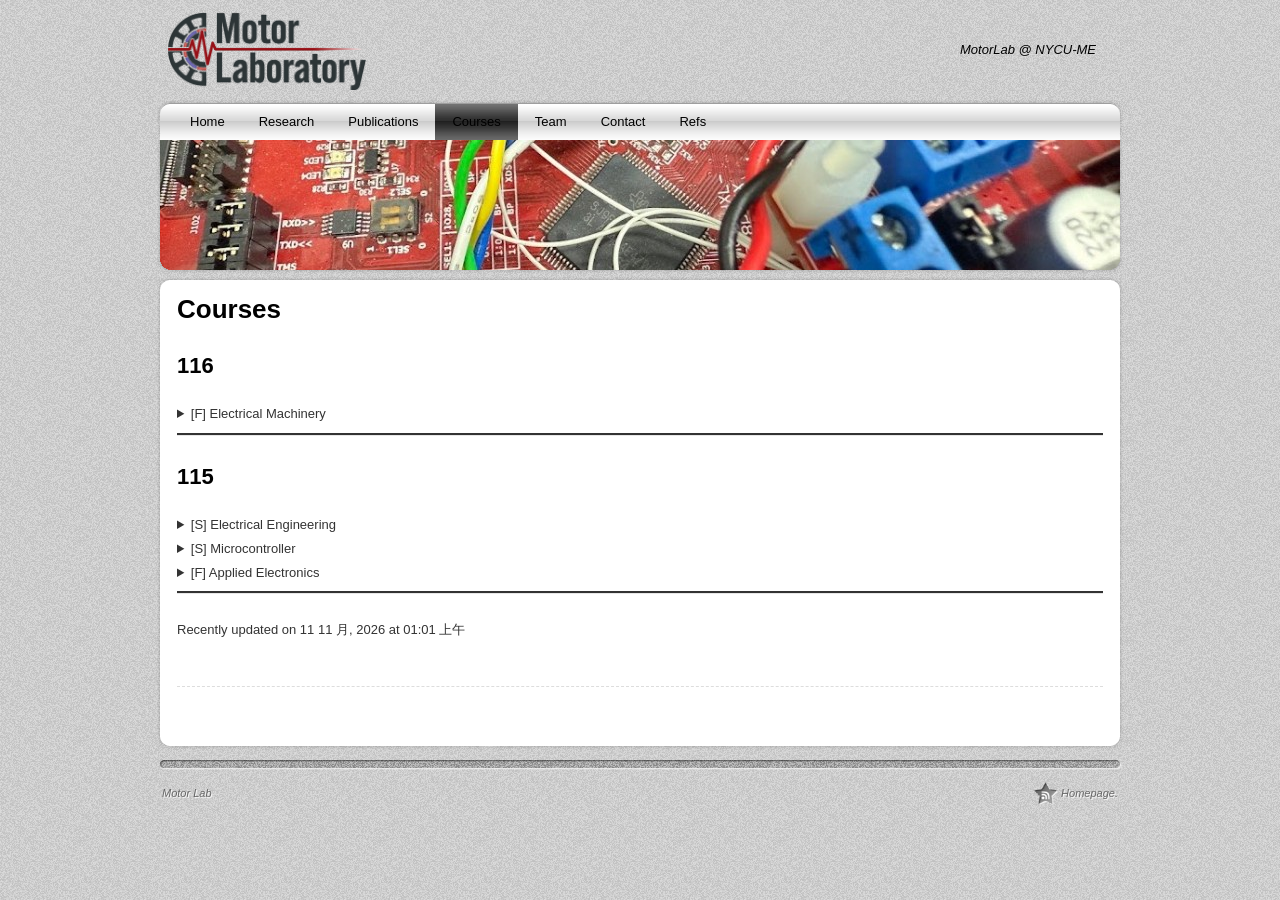
<file: courses/index.html>
<!DOCTYPE html>
<html lang="zh-TW">
<head><meta charset="UTF-8">

<meta name="viewport" content="width=device-width, initial-scale=1">
<title>Courses – Motor Lab</title>
<meta name="robots" content="max-image-preview:large">
<link rel="alternate" type="application/rss+xml" title="訂閱《Motor Lab》» 資訊提供" href="https://nycumotorlab.github.io/feed/">
<link rel="alternate" type="application/rss+xml" title="訂閱《Motor Lab》» 留言的資訊提供" href="https://nycumotorlab.github.io/comments/feed/">
<link rel="alternate" title="oEmbed (JSON)" type="application/json+oembed" href="https://nycumotorlab.github.io/wp-json/oembed/1.0/embed?url=https%3A%2F%2Fnycumotorlab.github.io%2Fcourses%2F">
<link rel="alternate" title="oEmbed (XML)" type="text/xml+oembed" href="https://nycumotorlab.github.io/wp-json/oembed/1.0/embed?url=https%3A%2F%2Fnycumotorlab.github.io%2Fcourses%2F&amp;format=xml">
<style id="wp-img-auto-sizes-contain-inline-css">
img:is([sizes=auto i],[sizes^="auto," i]){contain-intrinsic-size:3000px 1500px}
/*# sourceURL=wp-img-auto-sizes-contain-inline-css */
</style>
<style id="wp-emoji-styles-inline-css">

	img.wp-smiley, img.emoji {
		display: inline !important;
		border: none !important;
		box-shadow: none !important;
		height: 1em !important;
		width: 1em !important;
		margin: 0 0.07em !important;
		vertical-align: -0.1em !important;
		background: none !important;
		padding: 0 !important;
	}
/*# sourceURL=wp-emoji-styles-inline-css */
</style>
<style id="wp-block-library-inline-css">
:root{--wp-block-synced-color:#7a00df;--wp-block-synced-color--rgb:122,0,223;--wp-bound-block-color:var(--wp-block-synced-color);--wp-editor-canvas-background:#ddd;--wp-admin-theme-color:#007cba;--wp-admin-theme-color--rgb:0,124,186;--wp-admin-theme-color-darker-10:#006ba1;--wp-admin-theme-color-darker-10--rgb:0,107,160.5;--wp-admin-theme-color-darker-20:#005a87;--wp-admin-theme-color-darker-20--rgb:0,90,135;--wp-admin-border-width-focus:2px}@media (min-resolution:192dpi){:root{--wp-admin-border-width-focus:1.5px}}.wp-element-button{cursor:pointer}:root .has-very-light-gray-background-color{background-color:#eee}:root .has-very-dark-gray-background-color{background-color:#313131}:root .has-very-light-gray-color{color:#eee}:root .has-very-dark-gray-color{color:#313131}:root .has-vivid-green-cyan-to-vivid-cyan-blue-gradient-background{background:linear-gradient(135deg,#00d084,#0693e3)}:root .has-purple-crush-gradient-background{background:linear-gradient(135deg,#34e2e4,#4721fb 50%,#ab1dfe)}:root .has-hazy-dawn-gradient-background{background:linear-gradient(135deg,#faaca8,#dad0ec)}:root .has-subdued-olive-gradient-background{background:linear-gradient(135deg,#fafae1,#67a671)}:root .has-atomic-cream-gradient-background{background:linear-gradient(135deg,#fdd79a,#004a59)}:root .has-nightshade-gradient-background{background:linear-gradient(135deg,#330968,#31cdcf)}:root .has-midnight-gradient-background{background:linear-gradient(135deg,#020381,#2874fc)}:root{--wp--preset--font-size--normal:16px;--wp--preset--font-size--huge:42px}.has-regular-font-size{font-size:1em}.has-larger-font-size{font-size:2.625em}.has-normal-font-size{font-size:var(--wp--preset--font-size--normal)}.has-huge-font-size{font-size:var(--wp--preset--font-size--huge)}:root .has-text-align-center{text-align:center}:root .has-text-align-left{text-align:left}:root .has-text-align-right{text-align:right}.has-fit-text{white-space:nowrap!important}#end-resizable-editor-section{display:none}.aligncenter{clear:both}.items-justified-left{justify-content:flex-start}.items-justified-center{justify-content:center}.items-justified-right{justify-content:flex-end}.items-justified-space-between{justify-content:space-between}.screen-reader-text{word-wrap:normal!important;border:0;clip-path:inset(50%);height:1px;margin:-1px;overflow:hidden;padding:0;position:absolute;width:1px;word-break:normal!important}.screen-reader-text:focus{background-color:#ddd;clip-path:none;color:#444;display:block;font-size:1em;height:auto;left:5px;line-height:normal;padding:15px 23px 14px;text-decoration:none;top:5px;width:auto;z-index:100000}html :where(.has-border-color){border-style:solid}html :where([style^=border-color],[style*=";border-color"],[style*="; border-color"]){border-style:solid}html :where([style^=border-top-color],[style*=";border-top-color"],[style*="; border-top-color"]){border-top-style:solid}html :where([style^=border-right-color],[style*=";border-right-color"],[style*="; border-right-color"]){border-right-style:solid}html :where([style^=border-bottom-color],[style*=";border-bottom-color"],[style*="; border-bottom-color"]){border-bottom-style:solid}html :where([style^=border-left-color],[style*=";border-left-color"],[style*="; border-left-color"]){border-left-style:solid}html :where([style^=border-width],[style*=";border-width"],[style*="; border-width"]){border-style:solid}html :where([style^=border-top-width],[style*=";border-top-width"],[style*="; border-top-width"]){border-top-style:solid}html :where([style^=border-right-width],[style*=";border-right-width"],[style*="; border-right-width"]){border-right-style:solid}html :where([style^=border-bottom-width],[style*=";border-bottom-width"],[style*="; border-bottom-width"]){border-bottom-style:solid}html :where([style^=border-left-width],[style*=";border-left-width"],[style*="; border-left-width"]){border-left-style:solid}html :where(img[class*=wp-image-]){height:auto;max-width:100%}:where(figure){margin:0 0 1em}html :where(.is-position-sticky){--wp-admin--admin-bar--position-offset:var(--wp-admin--admin-bar--height,0px)}@media screen and (max-width:600px){html :where(.is-position-sticky){--wp-admin--admin-bar--position-offset:0px}}

/*# sourceURL=/wp-includes/css/dist/block-library/common.min.css */
</style>
<style id="wp-block-details-inline-css">
.wp-block-details{box-sizing:border-box}.wp-block-details summary{cursor:pointer}
/*# sourceURL=https://nycumotorlab.github.io/wp-includes/blocks/details/style.min.css */
</style>
<style id="wp-block-heading-inline-css">
h1:where(.wp-block-heading).has-background,h2:where(.wp-block-heading).has-background,h3:where(.wp-block-heading).has-background,h4:where(.wp-block-heading).has-background,h5:where(.wp-block-heading).has-background,h6:where(.wp-block-heading).has-background{padding:1.25em 2.375em}h1.has-text-align-left[style*=writing-mode]:where([style*=vertical-lr]),h1.has-text-align-right[style*=writing-mode]:where([style*=vertical-rl]),h2.has-text-align-left[style*=writing-mode]:where([style*=vertical-lr]),h2.has-text-align-right[style*=writing-mode]:where([style*=vertical-rl]),h3.has-text-align-left[style*=writing-mode]:where([style*=vertical-lr]),h3.has-text-align-right[style*=writing-mode]:where([style*=vertical-rl]),h4.has-text-align-left[style*=writing-mode]:where([style*=vertical-lr]),h4.has-text-align-right[style*=writing-mode]:where([style*=vertical-rl]),h5.has-text-align-left[style*=writing-mode]:where([style*=vertical-lr]),h5.has-text-align-right[style*=writing-mode]:where([style*=vertical-rl]),h6.has-text-align-left[style*=writing-mode]:where([style*=vertical-lr]),h6.has-text-align-right[style*=writing-mode]:where([style*=vertical-rl]){rotate:180deg}
/*# sourceURL=https://nycumotorlab.github.io/wp-includes/blocks/heading/style.min.css */
</style>
<style id="wp-block-list-inline-css">
ol,ul{box-sizing:border-box}:root :where(.wp-block-list.has-background){padding:1.25em 2.375em}
/*# sourceURL=https://nycumotorlab.github.io/wp-includes/blocks/list/style.min.css */
</style>
<style id="wp-block-preformatted-inline-css">
.wp-block-preformatted{box-sizing:border-box;white-space:pre-wrap}:where(.wp-block-preformatted.has-background){padding:1.25em 2.375em}
/*# sourceURL=https://nycumotorlab.github.io/wp-includes/blocks/preformatted/style.min.css */
</style>
<style id="wp-block-separator-inline-css">
@charset "UTF-8";.wp-block-separator{border:none;border-top:2px solid}:root :where(.wp-block-separator.is-style-dots){height:auto;line-height:1;text-align:center}:root :where(.wp-block-separator.is-style-dots):before{color:currentColor;content:"···";font-family:serif;font-size:1.5em;letter-spacing:2em;padding-left:2em}.wp-block-separator.is-style-dots{background:none!important;border:none!important}
/*# sourceURL=https://nycumotorlab.github.io/wp-includes/blocks/separator/style.min.css */
</style>

<style id="classic-theme-styles-inline-css">
/*! This file is auto-generated */
.wp-block-button__link{color:#fff;background-color:#32373c;border-radius:9999px;box-shadow:none;text-decoration:none;padding:calc(.667em + 2px) calc(1.333em + 2px);font-size:1.125em}.wp-block-file__button{background:#32373c;color:#fff;text-decoration:none}
/*# sourceURL=/wp-includes/css/classic-themes.min.css */
</style>

<style id="global-styles-inline-css">
:root{--wp--preset--aspect-ratio--square: 1;--wp--preset--aspect-ratio--4-3: 4/3;--wp--preset--aspect-ratio--3-4: 3/4;--wp--preset--aspect-ratio--3-2: 3/2;--wp--preset--aspect-ratio--2-3: 2/3;--wp--preset--aspect-ratio--16-9: 16/9;--wp--preset--aspect-ratio--9-16: 9/16;--wp--preset--color--black: #000000;--wp--preset--color--cyan-bluish-gray: #abb8c3;--wp--preset--color--white: #ffffff;--wp--preset--color--pale-pink: #f78da7;--wp--preset--color--vivid-red: #cf2e2e;--wp--preset--color--luminous-vivid-orange: #ff6900;--wp--preset--color--luminous-vivid-amber: #fcb900;--wp--preset--color--light-green-cyan: #7bdcb5;--wp--preset--color--vivid-green-cyan: #00d084;--wp--preset--color--pale-cyan-blue: #8ed1fc;--wp--preset--color--vivid-cyan-blue: #0693e3;--wp--preset--color--vivid-purple: #9b51e0;--wp--preset--gradient--vivid-cyan-blue-to-vivid-purple: linear-gradient(135deg,rgb(6,147,227) 0%,rgb(155,81,224) 100%);--wp--preset--gradient--light-green-cyan-to-vivid-green-cyan: linear-gradient(135deg,rgb(122,220,180) 0%,rgb(0,208,130) 100%);--wp--preset--gradient--luminous-vivid-amber-to-luminous-vivid-orange: linear-gradient(135deg,rgb(252,185,0) 0%,rgb(255,105,0) 100%);--wp--preset--gradient--luminous-vivid-orange-to-vivid-red: linear-gradient(135deg,rgb(255,105,0) 0%,rgb(207,46,46) 100%);--wp--preset--gradient--very-light-gray-to-cyan-bluish-gray: linear-gradient(135deg,rgb(238,238,238) 0%,rgb(169,184,195) 100%);--wp--preset--gradient--cool-to-warm-spectrum: linear-gradient(135deg,rgb(74,234,220) 0%,rgb(151,120,209) 20%,rgb(207,42,186) 40%,rgb(238,44,130) 60%,rgb(251,105,98) 80%,rgb(254,248,76) 100%);--wp--preset--gradient--blush-light-purple: linear-gradient(135deg,rgb(255,206,236) 0%,rgb(152,150,240) 100%);--wp--preset--gradient--blush-bordeaux: linear-gradient(135deg,rgb(254,205,165) 0%,rgb(254,45,45) 50%,rgb(107,0,62) 100%);--wp--preset--gradient--luminous-dusk: linear-gradient(135deg,rgb(255,203,112) 0%,rgb(199,81,192) 50%,rgb(65,88,208) 100%);--wp--preset--gradient--pale-ocean: linear-gradient(135deg,rgb(255,245,203) 0%,rgb(182,227,212) 50%,rgb(51,167,181) 100%);--wp--preset--gradient--electric-grass: linear-gradient(135deg,rgb(202,248,128) 0%,rgb(113,206,126) 100%);--wp--preset--gradient--midnight: linear-gradient(135deg,rgb(2,3,129) 0%,rgb(40,116,252) 100%);--wp--preset--font-size--small: 13px;--wp--preset--font-size--medium: 20px;--wp--preset--font-size--large: 36px;--wp--preset--font-size--x-large: 42px;--wp--preset--spacing--20: 0.44rem;--wp--preset--spacing--30: 0.67rem;--wp--preset--spacing--40: 1rem;--wp--preset--spacing--50: 1.5rem;--wp--preset--spacing--60: 2.25rem;--wp--preset--spacing--70: 3.38rem;--wp--preset--spacing--80: 5.06rem;--wp--preset--shadow--natural: 6px 6px 9px rgba(0, 0, 0, 0.2);--wp--preset--shadow--deep: 12px 12px 50px rgba(0, 0, 0, 0.4);--wp--preset--shadow--sharp: 6px 6px 0px rgba(0, 0, 0, 0.2);--wp--preset--shadow--outlined: 6px 6px 0px -3px rgb(255, 255, 255), 6px 6px rgb(0, 0, 0);--wp--preset--shadow--crisp: 6px 6px 0px rgb(0, 0, 0);}.wp-block-button{--wp--preset--dimension--25: 25%;--wp--preset--dimension--50: 50%;--wp--preset--dimension--75: 75%;--wp--preset--dimension--100: 100%;}:where(body) { margin: 0; }:where(.is-layout-flex){gap: 0.5em;}:where(.is-layout-grid){gap: 0.5em;}body .is-layout-flex{display: flex;}.is-layout-flex{flex-wrap: wrap;align-items: center;}.is-layout-flex > :is(*, div){margin: 0;}body .is-layout-grid{display: grid;}.is-layout-grid > :is(*, div){margin: 0;}body{padding-top: 0px;padding-right: 0px;padding-bottom: 0px;padding-left: 0px;}:root :where(.wp-element-button, .wp-block-button__link){background-color: #32373c;border-width: 0;color: #fff;font-family: inherit;font-size: inherit;font-style: inherit;font-weight: inherit;letter-spacing: inherit;line-height: inherit;padding-top: calc(0.667em + 2px);padding-right: calc(1.333em + 2px);padding-bottom: calc(0.667em + 2px);padding-left: calc(1.333em + 2px);text-decoration: none;text-transform: inherit;}.has-black-color{color: var(--wp--preset--color--black) !important;}.has-cyan-bluish-gray-color{color: var(--wp--preset--color--cyan-bluish-gray) !important;}.has-white-color{color: var(--wp--preset--color--white) !important;}.has-pale-pink-color{color: var(--wp--preset--color--pale-pink) !important;}.has-vivid-red-color{color: var(--wp--preset--color--vivid-red) !important;}.has-luminous-vivid-orange-color{color: var(--wp--preset--color--luminous-vivid-orange) !important;}.has-luminous-vivid-amber-color{color: var(--wp--preset--color--luminous-vivid-amber) !important;}.has-light-green-cyan-color{color: var(--wp--preset--color--light-green-cyan) !important;}.has-vivid-green-cyan-color{color: var(--wp--preset--color--vivid-green-cyan) !important;}.has-pale-cyan-blue-color{color: var(--wp--preset--color--pale-cyan-blue) !important;}.has-vivid-cyan-blue-color{color: var(--wp--preset--color--vivid-cyan-blue) !important;}.has-vivid-purple-color{color: var(--wp--preset--color--vivid-purple) !important;}.has-black-background-color{background-color: var(--wp--preset--color--black) !important;}.has-cyan-bluish-gray-background-color{background-color: var(--wp--preset--color--cyan-bluish-gray) !important;}.has-white-background-color{background-color: var(--wp--preset--color--white) !important;}.has-pale-pink-background-color{background-color: var(--wp--preset--color--pale-pink) !important;}.has-vivid-red-background-color{background-color: var(--wp--preset--color--vivid-red) !important;}.has-luminous-vivid-orange-background-color{background-color: var(--wp--preset--color--luminous-vivid-orange) !important;}.has-luminous-vivid-amber-background-color{background-color: var(--wp--preset--color--luminous-vivid-amber) !important;}.has-light-green-cyan-background-color{background-color: var(--wp--preset--color--light-green-cyan) !important;}.has-vivid-green-cyan-background-color{background-color: var(--wp--preset--color--vivid-green-cyan) !important;}.has-pale-cyan-blue-background-color{background-color: var(--wp--preset--color--pale-cyan-blue) !important;}.has-vivid-cyan-blue-background-color{background-color: var(--wp--preset--color--vivid-cyan-blue) !important;}.has-vivid-purple-background-color{background-color: var(--wp--preset--color--vivid-purple) !important;}.has-black-border-color{border-color: var(--wp--preset--color--black) !important;}.has-cyan-bluish-gray-border-color{border-color: var(--wp--preset--color--cyan-bluish-gray) !important;}.has-white-border-color{border-color: var(--wp--preset--color--white) !important;}.has-pale-pink-border-color{border-color: var(--wp--preset--color--pale-pink) !important;}.has-vivid-red-border-color{border-color: var(--wp--preset--color--vivid-red) !important;}.has-luminous-vivid-orange-border-color{border-color: var(--wp--preset--color--luminous-vivid-orange) !important;}.has-luminous-vivid-amber-border-color{border-color: var(--wp--preset--color--luminous-vivid-amber) !important;}.has-light-green-cyan-border-color{border-color: var(--wp--preset--color--light-green-cyan) !important;}.has-vivid-green-cyan-border-color{border-color: var(--wp--preset--color--vivid-green-cyan) !important;}.has-pale-cyan-blue-border-color{border-color: var(--wp--preset--color--pale-cyan-blue) !important;}.has-vivid-cyan-blue-border-color{border-color: var(--wp--preset--color--vivid-cyan-blue) !important;}.has-vivid-purple-border-color{border-color: var(--wp--preset--color--vivid-purple) !important;}.has-vivid-cyan-blue-to-vivid-purple-gradient-background{background: var(--wp--preset--gradient--vivid-cyan-blue-to-vivid-purple) !important;}.has-light-green-cyan-to-vivid-green-cyan-gradient-background{background: var(--wp--preset--gradient--light-green-cyan-to-vivid-green-cyan) !important;}.has-luminous-vivid-amber-to-luminous-vivid-orange-gradient-background{background: var(--wp--preset--gradient--luminous-vivid-amber-to-luminous-vivid-orange) !important;}.has-luminous-vivid-orange-to-vivid-red-gradient-background{background: var(--wp--preset--gradient--luminous-vivid-orange-to-vivid-red) !important;}.has-very-light-gray-to-cyan-bluish-gray-gradient-background{background: var(--wp--preset--gradient--very-light-gray-to-cyan-bluish-gray) !important;}.has-cool-to-warm-spectrum-gradient-background{background: var(--wp--preset--gradient--cool-to-warm-spectrum) !important;}.has-blush-light-purple-gradient-background{background: var(--wp--preset--gradient--blush-light-purple) !important;}.has-blush-bordeaux-gradient-background{background: var(--wp--preset--gradient--blush-bordeaux) !important;}.has-luminous-dusk-gradient-background{background: var(--wp--preset--gradient--luminous-dusk) !important;}.has-pale-ocean-gradient-background{background: var(--wp--preset--gradient--pale-ocean) !important;}.has-electric-grass-gradient-background{background: var(--wp--preset--gradient--electric-grass) !important;}.has-midnight-gradient-background{background: var(--wp--preset--gradient--midnight) !important;}.has-small-font-size{font-size: var(--wp--preset--font-size--small) !important;}.has-medium-font-size{font-size: var(--wp--preset--font-size--medium) !important;}.has-large-font-size{font-size: var(--wp--preset--font-size--large) !important;}.has-x-large-font-size{font-size: var(--wp--preset--font-size--x-large) !important;}
/*# sourceURL=global-styles-inline-css */
</style>

<link rel="stylesheet" id="newstone-css" href="https://nycumotorlab.github.io/wp-content/themes/newstone/style.css?ver=1.0.8" media="all">
<link rel="https://api.w.org/" href="https://nycumotorlab.github.io/wp-json/"><link rel="alternate" title="JSON" type="application/json" href="https://nycumotorlab.github.io/wp-json/wp/v2/pages/151"><link rel="EditURI" type="application/rsd+xml" title="RSD" href="https://nycumotorlab.github.io/xmlrpc.php?rsd">
<meta name="generator" content="WordPress 7.1.5">
<link rel="canonical" href="https://nycumotorlab.github.io/courses/">
<link rel="shortlink" href="https://nycumotorlab.github.io/?p=151">
<!-- Google tag (gtag.js) -->
<script async src="https://www.googletagmanager.com/gtag/js?id=G-LTXRGV6QMH"></script>
<script>
  window.dataLayer = window.dataLayer || [];
  function gtag(){dataLayer.push(arguments);}
  gtag('js', new Date());

  gtag('config', 'G-LTXRGV6QMH');
</script><style id="custom-background-css">
body.custom-background { background-color: #0a0700; }
</style>
<script>(function() {
    function preventBackspace(event) {
        if (event.key === 'Backspace' || event.keyCode === 8) {
            let target = event.target;
            let tagName = target.tagName.toLowerCase();
            
            // 如果游標不在文字輸入框，且不在可編輯的內容區（如傳統編輯器本體）
            if (tagName !== 'input' && tagName !== 'textarea' && !target.isContentEditable) {
                event.preventDefault();
            }
        }
    }

    // 1. 攔截主網頁、外層工具列、標題列的 Backspace
    document.addEventListener('keydown', preventBackspace);

    // 2. 專門攻破傳統編輯器的 iframe，潛入內部進行攔截
    window.addEventListener('load', function() {
        // 尋找傳統編輯器的文字區域 iframe
        let editorIframe = document.getElementById('content_ifr');
        if (editorIframe && editorIframe.contentWindow) {
            try {
                editorIframe.contentWindow.document.addEventListener('keydown', preventBackspace);
            } catch (e) {
                console.log('傳統編輯器防禦載入失敗，可能存在同源限制。');
            }
        }
    });
})();
</script><link rel="icon" href="https://nycumotorlab.github.io/wp-content/uploads/2026/05/1150328_MotorLab_Logo_Transp_Large_cr.png" sizes="32x32">
<link rel="icon" href="https://nycumotorlab.github.io/wp-content/uploads/2026/05/1150328_MotorLab_Logo_Transp_Large_cr.png" sizes="192x192">
<link rel="apple-touch-icon" href="https://nycumotorlab.github.io/wp-content/uploads/2026/05/1150328_MotorLab_Logo_Transp_Large_cr.png">
<meta name="msapplication-TileImage" content="https://nycumotorlab.github.io/wp-content/uploads/2026/05/1150328_MotorLab_Logo_Transp_Large_cr.png">
</head>
<body class="wp-singular page-template page-template-template-onecolumn page-template-template-onecolumn-php page page-id-151 custom-background wp-custom-logo wp-embed-responsive wp-theme-newstone">
<div id="wrapper" class="base_bg">
	<div id="newstone">
		<div id="mobile-bar">
							<span id="mobile-bar-logo"><a href="https://nycumotorlab.github.io/" class="custom-logo-link" rel="home"><img width="410" height="163" src="https://nycumotorlab.github.io/wp-content/uploads/2026/05/1150328_MotorLab_Logo_Transp_Small.png" class="custom-logo" alt="Motor Lab" decoding="async" fetchpriority="high"></a></span>
						<button id="menu-toggle" class="menu-toggle" type="button" aria-controls="the_menu" aria-expanded="false" aria-label="Toggle navigation menu">
				<span class="menu-toggle-box">
					<span class="menu-toggle-bar"></span>
					<span class="menu-toggle-bar"></span>
					<span class="menu-toggle-bar"></span>
				</span>
			</button>
		</div>
		<div id="header-info">
			<div id="header-info-left">
				<div id="site-logo"><a href="https://nycumotorlab.github.io/" class="custom-logo-link" rel="home"><img width="410" height="163" src="https://nycumotorlab.github.io/wp-content/uploads/2026/05/1150328_MotorLab_Logo_Transp_Small.png" class="custom-logo" alt="Motor Lab" decoding="async"></a></div>			</div>
			<div id="header-info-right">
									<div id="site-description">MotorLab @ NYCU-ME</div>
							</div>
			<div class="clearboth"></div>
		</div>
		<div id="header">
			<div id="the_menu" class="layout">
				<div class="menu_bar"><ul id="menu-primary-menu" class="menu"><li id="menu-item-149" class="menu-item menu-item-type-post_type menu-item-object-page menu-item-home menu-item-149"><a href="https://nycumotorlab.github.io/">Home</a></li>
<li id="menu-item-159" class="menu-item menu-item-type-post_type menu-item-object-page menu-item-has-children menu-item-159"><a href="https://nycumotorlab.github.io/research/">Research</a>
<ul class="sub-menu">
	<li id="menu-item-406" class="menu-item menu-item-type-post_type menu-item-object-page menu-item-406"><a href="https://nycumotorlab.github.io/115-%E9%AB%98%E6%95%99%E6%B7%B1%E8%80%95%E8%A8%88%E7%95%AB-%E4%BB%BF%E7%94%9F%E9%A9%85%E5%8B%95%E8%88%87%E6%84%9F%E6%B8%AC%E6%8A%80%E8%A1%93%E6%95%B4%E5%90%88/">115-高教深耕計畫-仿生驅動與感測技術整合</a></li>
	<li id="menu-item-414" class="menu-item menu-item-type-post_type menu-item-object-page menu-item-414"><a href="https://nycumotorlab.github.io/116118-%E7%94%A2%E5%AD%B8%E8%A8%88%E7%95%AB-gogoro%E7%9D%BF%E8%83%BD%E5%89%B5%E6%84%8F/">116~118-產學計畫-gogoro睿能創意</a></li>
</ul>
</li>
<li id="menu-item-426" class="menu-item menu-item-type-post_type menu-item-object-page menu-item-has-children menu-item-426"><a href="https://nycumotorlab.github.io/publications/">Publications</a>
<ul class="sub-menu">
	<li id="menu-item-384" class="menu-item menu-item-type-post_type menu-item-object-page menu-item-384"><a href="https://nycumotorlab.github.io/publication-checklist/">Manuscript Checklist</a></li>
</ul>
</li>
<li id="menu-item-158" class="menu-item menu-item-type-post_type menu-item-object-page current-menu-item page_item page-item-151 current_page_item menu-item-158"><a href="https://nycumotorlab.github.io/courses/" aria-current="page">Courses</a></li>
<li id="menu-item-160" class="menu-item menu-item-type-post_type menu-item-object-page menu-item-has-children menu-item-160"><a href="https://nycumotorlab.github.io/team/">Team</a>
<ul class="sub-menu">
	<li id="menu-item-284" class="menu-item menu-item-type-post_type menu-item-object-page menu-item-284"><a href="https://nycumotorlab.github.io/%E6%89%BE%E8%80%81%E5%B8%AB%E6%87%B6%E4%BA%BA%E5%8C%85/">Join Us</a></li>
</ul>
</li>
<li id="menu-item-180" class="menu-item menu-item-type-post_type menu-item-object-page menu-item-180"><a href="https://nycumotorlab.github.io/contact/">Contact</a></li>
<li id="menu-item-349" class="menu-item menu-item-type-post_type menu-item-object-page menu-item-349"><a href="https://nycumotorlab.github.io/refs/">Refs</a></li>
</ul></div>			</div>
			<div id="feature-image" class="bg">
								<div id="show-feature-image" style="background:url(https://nycumotorlab.github.io/wp-content/uploads/2026/07/IMG_8522cr.jpg)"></div>
								<div id="feature-image-frame"></div>
			</div>
			<div id="header-shadow" class="layout"></div>
		</div>
		<div id="main">		<div id="mainbox-fullwidth" class="bg">
			<div class="main-fullwidth-layout-top layout"></div>
			<div id="content" role="main">

			
				
				<div id="post-151" class="post-151 page type-page status-publish hentry">

					
					<h1>Courses</h1>

					
					<div class="post-content">
						
<h2 class="wp-block-heading">116</h2>



<details class="wp-block-details is-layout-flow wp-block-details-is-layout-flow"><summary>[F] Electrical Machinery</summary>
<ul class="wp-block-list">
<li>
</ul>



<pre class="wp-block-preformatted"></pre>
</details>



<hr class="wp-block-separator has-alpha-channel-opacity">



<h2 class="wp-block-heading">115</h2>



<details class="wp-block-details is-layout-flow wp-block-details-is-layout-flow"><summary>[S] Electrical Engineering</summary>
<ul class="wp-block-list">
<li>
</ul>



<pre class="wp-block-preformatted"></pre>
</details>



<details class="wp-block-details is-layout-flow wp-block-details-is-layout-flow"><summary>[S] Microcontroller</summary>
<ul class="wp-block-list">
<li>Digital logic, adder, mutiplier, mux, bus, memory</li>



<li>ALU, CU, CS/IP, Instruction set, CPU, Assembly</li>



<li>8051, SFR, Compiler</li>



<li>C2000 &amp; Peripherals</li>



<li>AD, DA, INL, DNL, ENOB, SFDR</li>



<li>Common interfacing circuits</li>
</ul>



<pre class="wp-block-preformatted"></pre>
</details>



<details class="wp-block-details is-layout-flow wp-block-details-is-layout-flow"><summary>[F] Applied Electronics</summary>
<ul class="wp-block-list">
<li>Semiconductor physics, Lattice, Energy band, Boltzman Distribution, WBG</li>



<li>Carrier, Doping, PN junction</li>



<li>Diffusion, Drift, Current Density, Saturation Velocity</li>



<li>Diode, Zener/Avalanch (TVS), Schottky, Rectifier</li>



<li>BJT, Concentration gradient, Carrier behavior, Schottky barrier</li>



<li>IO impedance, Av, Ai, 3 config, Early</li>



<li>Current Src., Mirror, Diff. pair</li>



<li>Impedance matching, Power amplifier: A,B,AB,D</li>



<li>MOS, CLM</li>



<li>IGBT, SiC, GaN, 2DEG</li>



<li>Gate driving, Shunt sensing, Hall Sensing</li>



<li>Magnetic materials, VS balancing, DCDC, DCAC</li>
</ul>



<pre class="wp-block-preformatted">Textbook: Fundamentals of Microelectronics 3e, Razavi<br>Refs: Neamen, Sze, Muller, Application Notes</pre>
</details>



<hr class="wp-block-separator has-alpha-channel-opacity">
<p class="last-updated-date">Recently updated on 11 11 月, 2026 at 01:01 上午</p>											</div>
						
					<div class="post-meta">
											</div>
				</div>

								<div id="comments">

					
					
					
				</div>
				
			
			</div>
			<div class="main-fullwidth-layout-bottom layout"></div>
		</div>
		</div>
		<div id="footer">
						<div class="footer-line layout"></div>
			<div id="credit">
				<div id="credit-left">
					<div id="site-info"><a href="https://nycumotorlab.github.io/">Motor Lab</a></div>
				</div>

				<div id="credit-right">
					<div id="theme-designer" class="icon"><a href="https://nycumotorlab.github.io/">Homepage</a>.</div>
				</div>

			</div>
			<div class="clearboth"></div>
		</div>
	</div>
</div>
<script type="speculationrules">
{"prefetch":[{"source":"document","where":{"and":[{"href_matches":"/nycumotorlab/*"},{"not":{"href_matches":["/nycumotorlab/wp-*.php","/nycumotorlab/wp-admin/*","/nycumotorlab/wp-content/uploads/*","/nycumotorlab/wp-content/*","/nycumotorlab/wp-content/plugins/*","/nycumotorlab/wp-content/themes/newstone/*","/nycumotorlab/*\\?(.+)"]}},{"not":{"selector_matches":"a[rel~=\"nofollow\"]"}},{"not":{"selector_matches":".no-prefetch, .no-prefetch a"}}]},"eagerness":"conservative"}]}
</script>
<script id="newstone-navigation-js" src="https://nycumotorlab.github.io/wp-content/themes/newstone/js/navigation.js?ver=2.0.2"></script>
<script id="wp-emoji-settings" type="application/json">
{"baseUrl":"https://s.w.org/images/core/emoji/17.0.2/72x72/","ext":".png","svgUrl":"https://s.w.org/images/core/emoji/17.0.2/svg/","svgExt":".svg","source":{"concatemoji":"https://nycumotorlab.github.io/wp-includes/js/wp-emoji-release.min.js?ver=7.1.5"}}
</script>
<script type="module">
/*! This file is auto-generated */
var e="script#wp-emoji-settings",t=document.querySelector(e);if(!(t instanceof HTMLScriptElement))throw new Error("Element missing: "+e);const r=JSON.parse(t.text),s=(window._wpemojiSettings=r,"wpEmojiSettingsSupports"),o=["flag","emoji"];function i(e){try{var t={supportTests:e,timestamp:(new Date).valueOf()};sessionStorage.setItem(s,JSON.stringify(t))}catch(e){}}function c(e,t,n){e.clearRect(0,0,e.canvas.width,e.canvas.height),e.fillText(t,0,0);t=new Uint32Array(e.getImageData(0,0,e.canvas.width,e.canvas.height).data);e.clearRect(0,0,e.canvas.width,e.canvas.height),e.fillText(n,0,0);const r=new Uint32Array(e.getImageData(0,0,e.canvas.width,e.canvas.height).data);return t.every((e,t)=>e===r[t])}function p(e,t){e.clearRect(0,0,e.canvas.width,e.canvas.height),e.fillText(t,0,0);var n=e.getImageData(16,16,1,1);for(let e=0;e<n.data.length;e++)if(0!==n.data[e])return!1;return!0}function u(e,t,n,r){switch(t){case"flag":return n(e,"\ud83c\udff3\ufe0f\u200d\u26a7\ufe0f","\ud83c\udff3\ufe0f\u200b\u26a7\ufe0f")?!1:!n(e,"\ud83c\udde8\ud83c\uddf6","\ud83c\udde8\u200b\ud83c\uddf6")&&!n(e,"\ud83c\udff4\udb40\udc67\udb40\udc62\udb40\udc65\udb40\udc6e\udb40\udc67\udb40\udc7f","\ud83c\udff4\u200b\udb40\udc67\u200b\udb40\udc62\u200b\udb40\udc65\u200b\udb40\udc6e\u200b\udb40\udc67\u200b\udb40\udc7f");case"emoji":return!r(e,"\ud83e\u1fac8")}return!1}function f(e,t,n,r){let a;const s=(a="undefined"!=typeof WorkerGlobalScope&&self instanceof WorkerGlobalScope?new OffscreenCanvas(300,150):document.createElement("canvas")).getContext("2d",{willReadFrequently:!0}),o=(s.textBaseline="top",s.font="600 32px Arial",{});return e.forEach(e=>{o[e]=t(s,e,n,r)}),o}function a(e){var t=document.createElement("script");t.src=e,t.defer=!0,document.head.appendChild(t)}r.supports={everything:!0,everythingExceptFlag:!0},new Promise(t=>{let n=function(){try{var e=JSON.parse(sessionStorage.getItem(s));if("object"==typeof e&&"number"==typeof e.timestamp&&(new Date).valueOf()<e.timestamp+604800&&"object"==typeof e.supportTests)return e.supportTests}catch(e){}return null}();if(!n){if("undefined"!=typeof Worker&&"undefined"!=typeof OffscreenCanvas&&"undefined"!=typeof URL&&URL.createObjectURL&&"undefined"!=typeof Blob)try{var e="postMessage("+f.toString()+"("+[JSON.stringify(o),u.toString(),c.toString(),p.toString()].join(",")+"));",r=new Blob([e],{type:"text/javascript"});const a=new Worker(URL.createObjectURL(r),{name:"wpTestEmojiSupports"});return void(a.onmessage=e=>{i(n=e.data),a.terminate(),t(n)})}catch(e){}i(n=f(o,u,c,p))}t(n)}).then(e=>{for(const n in e)r.supports[n]=e[n],r.supports.everything=r.supports.everything&&r.supports[n],"flag"!==n&&(r.supports.everythingExceptFlag=r.supports.everythingExceptFlag&&r.supports[n]);var t;r.supports.everythingExceptFlag=r.supports.everythingExceptFlag&&!r.supports.flag,r.supports.everything||((t=r.source||{}).concatemoji?a(t.concatemoji):t.wpemoji&&t.twemoji&&(a(t.twemoji),a(t.wpemoji)))});
//# sourceURL=https://nycumotorlab.github.io/wp-includes/js/wp-emoji-loader.min.js
</script>
</body>
</html>
</file>
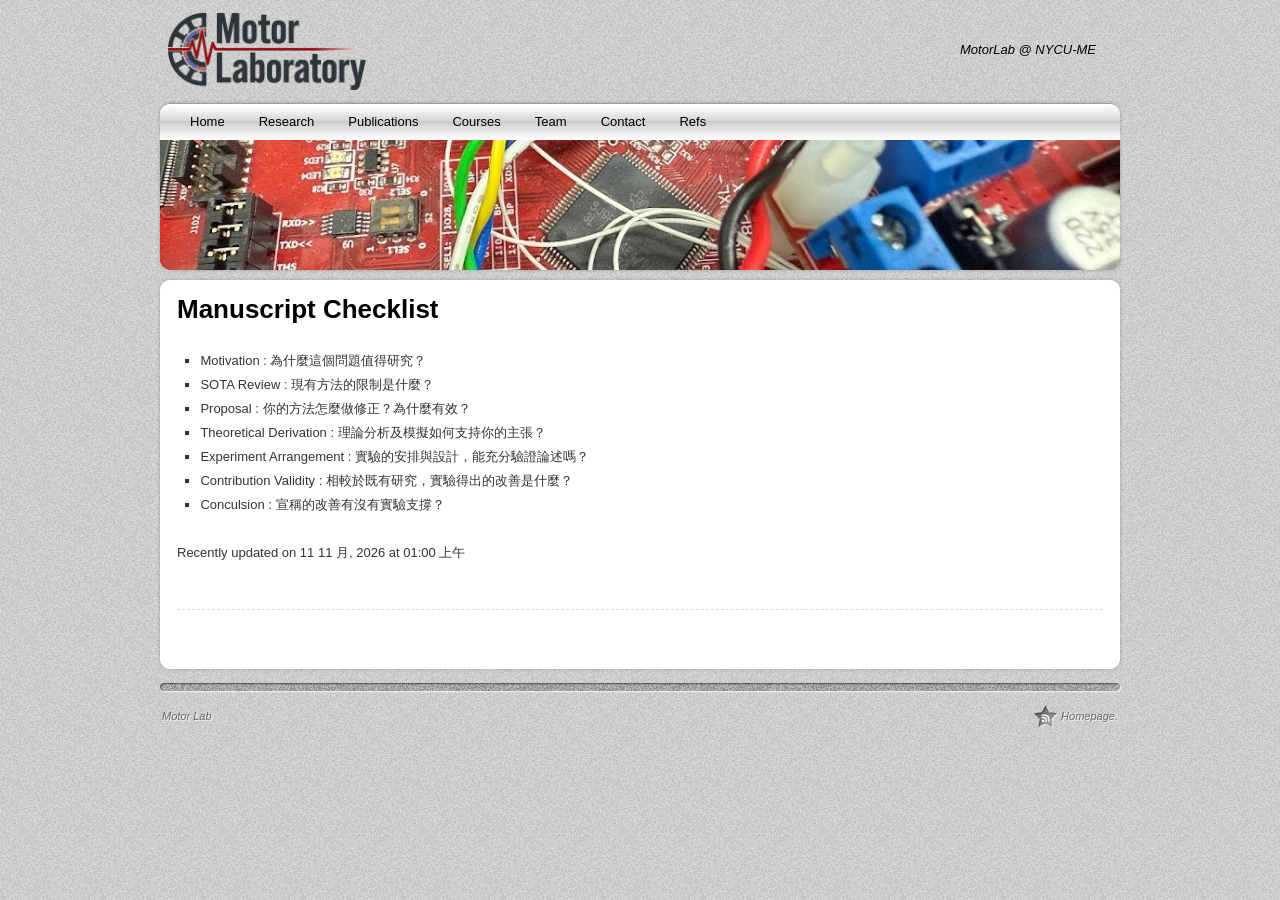
<file: publication-checklist/index.html>
<!DOCTYPE html>
<html lang="zh-TW">
<head><meta charset="UTF-8">

<meta name="viewport" content="width=device-width, initial-scale=1">
<title>Manuscript Checklist – Motor Lab</title>
<meta name="robots" content="max-image-preview:large">
<link rel="alternate" type="application/rss+xml" title="訂閱《Motor Lab》» 資訊提供" href="https://nycumotorlab.github.io/feed/">
<link rel="alternate" type="application/rss+xml" title="訂閱《Motor Lab》» 留言的資訊提供" href="https://nycumotorlab.github.io/comments/feed/">
<link rel="alternate" title="oEmbed (JSON)" type="application/json+oembed" href="https://nycumotorlab.github.io/wp-json/oembed/1.0/embed?url=https%3A%2F%2Fnycumotorlab.github.io%2Fpublication-checklist%2F">
<link rel="alternate" title="oEmbed (XML)" type="text/xml+oembed" href="https://nycumotorlab.github.io/wp-json/oembed/1.0/embed?url=https%3A%2F%2Fnycumotorlab.github.io%2Fpublication-checklist%2F&amp;format=xml">
<style id="wp-img-auto-sizes-contain-inline-css">
img:is([sizes=auto i],[sizes^="auto," i]){contain-intrinsic-size:3000px 1500px}
/*# sourceURL=wp-img-auto-sizes-contain-inline-css */
</style>
<style id="wp-emoji-styles-inline-css">

	img.wp-smiley, img.emoji {
		display: inline !important;
		border: none !important;
		box-shadow: none !important;
		height: 1em !important;
		width: 1em !important;
		margin: 0 0.07em !important;
		vertical-align: -0.1em !important;
		background: none !important;
		padding: 0 !important;
	}
/*# sourceURL=wp-emoji-styles-inline-css */
</style>
<style id="wp-block-library-inline-css">
:root{--wp-block-synced-color:#7a00df;--wp-block-synced-color--rgb:122,0,223;--wp-bound-block-color:var(--wp-block-synced-color);--wp-editor-canvas-background:#ddd;--wp-admin-theme-color:#007cba;--wp-admin-theme-color--rgb:0,124,186;--wp-admin-theme-color-darker-10:#006ba1;--wp-admin-theme-color-darker-10--rgb:0,107,160.5;--wp-admin-theme-color-darker-20:#005a87;--wp-admin-theme-color-darker-20--rgb:0,90,135;--wp-admin-border-width-focus:2px}@media (min-resolution:192dpi){:root{--wp-admin-border-width-focus:1.5px}}.wp-element-button{cursor:pointer}:root .has-very-light-gray-background-color{background-color:#eee}:root .has-very-dark-gray-background-color{background-color:#313131}:root .has-very-light-gray-color{color:#eee}:root .has-very-dark-gray-color{color:#313131}:root .has-vivid-green-cyan-to-vivid-cyan-blue-gradient-background{background:linear-gradient(135deg,#00d084,#0693e3)}:root .has-purple-crush-gradient-background{background:linear-gradient(135deg,#34e2e4,#4721fb 50%,#ab1dfe)}:root .has-hazy-dawn-gradient-background{background:linear-gradient(135deg,#faaca8,#dad0ec)}:root .has-subdued-olive-gradient-background{background:linear-gradient(135deg,#fafae1,#67a671)}:root .has-atomic-cream-gradient-background{background:linear-gradient(135deg,#fdd79a,#004a59)}:root .has-nightshade-gradient-background{background:linear-gradient(135deg,#330968,#31cdcf)}:root .has-midnight-gradient-background{background:linear-gradient(135deg,#020381,#2874fc)}:root{--wp--preset--font-size--normal:16px;--wp--preset--font-size--huge:42px}.has-regular-font-size{font-size:1em}.has-larger-font-size{font-size:2.625em}.has-normal-font-size{font-size:var(--wp--preset--font-size--normal)}.has-huge-font-size{font-size:var(--wp--preset--font-size--huge)}:root .has-text-align-center{text-align:center}:root .has-text-align-left{text-align:left}:root .has-text-align-right{text-align:right}.has-fit-text{white-space:nowrap!important}#end-resizable-editor-section{display:none}.aligncenter{clear:both}.items-justified-left{justify-content:flex-start}.items-justified-center{justify-content:center}.items-justified-right{justify-content:flex-end}.items-justified-space-between{justify-content:space-between}.screen-reader-text{word-wrap:normal!important;border:0;clip-path:inset(50%);height:1px;margin:-1px;overflow:hidden;padding:0;position:absolute;width:1px;word-break:normal!important}.screen-reader-text:focus{background-color:#ddd;clip-path:none;color:#444;display:block;font-size:1em;height:auto;left:5px;line-height:normal;padding:15px 23px 14px;text-decoration:none;top:5px;width:auto;z-index:100000}html :where(.has-border-color){border-style:solid}html :where([style^=border-color],[style*=";border-color"],[style*="; border-color"]){border-style:solid}html :where([style^=border-top-color],[style*=";border-top-color"],[style*="; border-top-color"]){border-top-style:solid}html :where([style^=border-right-color],[style*=";border-right-color"],[style*="; border-right-color"]){border-right-style:solid}html :where([style^=border-bottom-color],[style*=";border-bottom-color"],[style*="; border-bottom-color"]){border-bottom-style:solid}html :where([style^=border-left-color],[style*=";border-left-color"],[style*="; border-left-color"]){border-left-style:solid}html :where([style^=border-width],[style*=";border-width"],[style*="; border-width"]){border-style:solid}html :where([style^=border-top-width],[style*=";border-top-width"],[style*="; border-top-width"]){border-top-style:solid}html :where([style^=border-right-width],[style*=";border-right-width"],[style*="; border-right-width"]){border-right-style:solid}html :where([style^=border-bottom-width],[style*=";border-bottom-width"],[style*="; border-bottom-width"]){border-bottom-style:solid}html :where([style^=border-left-width],[style*=";border-left-width"],[style*="; border-left-width"]){border-left-style:solid}html :where(img[class*=wp-image-]){height:auto;max-width:100%}:where(figure){margin:0 0 1em}html :where(.is-position-sticky){--wp-admin--admin-bar--position-offset:var(--wp-admin--admin-bar--height,0px)}@media screen and (max-width:600px){html :where(.is-position-sticky){--wp-admin--admin-bar--position-offset:0px}}

/*# sourceURL=/wp-includes/css/dist/block-library/common.min.css */
</style>
<style id="wp-block-list-inline-css">
ol,ul{box-sizing:border-box}:root :where(.wp-block-list.has-background){padding:1.25em 2.375em}
/*# sourceURL=https://nycumotorlab.github.io/wp-includes/blocks/list/style.min.css */
</style>
<style id="wp-block-paragraph-inline-css">
.is-small-text{font-size:.875em}.is-regular-text{font-size:1em}.is-large-text{font-size:2.25em}.is-larger-text{font-size:3em}.has-drop-cap:not(:focus):first-letter{float:left;font-size:8.4em;font-style:normal;font-weight:100;line-height:.68;margin:.05em .1em 0 0;text-transform:uppercase}body.rtl .has-drop-cap:not(:focus):first-letter{float:none;margin-left:.1em}p.has-drop-cap.has-background{overflow:hidden}:root :where(p.has-background){padding:1.25em 2.375em}:where(p.has-text-color:not(.has-link-color)) a{color:inherit}p.has-text-align-left[style*="writing-mode:vertical-lr"],p.has-text-align-right[style*="writing-mode:vertical-rl"]{rotate:180deg}
/*# sourceURL=https://nycumotorlab.github.io/wp-includes/blocks/paragraph/style.min.css */
</style>

<style id="classic-theme-styles-inline-css">
/*! This file is auto-generated */
.wp-block-button__link{color:#fff;background-color:#32373c;border-radius:9999px;box-shadow:none;text-decoration:none;padding:calc(.667em + 2px) calc(1.333em + 2px);font-size:1.125em}.wp-block-file__button{background:#32373c;color:#fff;text-decoration:none}
/*# sourceURL=/wp-includes/css/classic-themes.min.css */
</style>

<style id="global-styles-inline-css">
:root{--wp--preset--aspect-ratio--square: 1;--wp--preset--aspect-ratio--4-3: 4/3;--wp--preset--aspect-ratio--3-4: 3/4;--wp--preset--aspect-ratio--3-2: 3/2;--wp--preset--aspect-ratio--2-3: 2/3;--wp--preset--aspect-ratio--16-9: 16/9;--wp--preset--aspect-ratio--9-16: 9/16;--wp--preset--color--black: #000000;--wp--preset--color--cyan-bluish-gray: #abb8c3;--wp--preset--color--white: #ffffff;--wp--preset--color--pale-pink: #f78da7;--wp--preset--color--vivid-red: #cf2e2e;--wp--preset--color--luminous-vivid-orange: #ff6900;--wp--preset--color--luminous-vivid-amber: #fcb900;--wp--preset--color--light-green-cyan: #7bdcb5;--wp--preset--color--vivid-green-cyan: #00d084;--wp--preset--color--pale-cyan-blue: #8ed1fc;--wp--preset--color--vivid-cyan-blue: #0693e3;--wp--preset--color--vivid-purple: #9b51e0;--wp--preset--gradient--vivid-cyan-blue-to-vivid-purple: linear-gradient(135deg,rgb(6,147,227) 0%,rgb(155,81,224) 100%);--wp--preset--gradient--light-green-cyan-to-vivid-green-cyan: linear-gradient(135deg,rgb(122,220,180) 0%,rgb(0,208,130) 100%);--wp--preset--gradient--luminous-vivid-amber-to-luminous-vivid-orange: linear-gradient(135deg,rgb(252,185,0) 0%,rgb(255,105,0) 100%);--wp--preset--gradient--luminous-vivid-orange-to-vivid-red: linear-gradient(135deg,rgb(255,105,0) 0%,rgb(207,46,46) 100%);--wp--preset--gradient--very-light-gray-to-cyan-bluish-gray: linear-gradient(135deg,rgb(238,238,238) 0%,rgb(169,184,195) 100%);--wp--preset--gradient--cool-to-warm-spectrum: linear-gradient(135deg,rgb(74,234,220) 0%,rgb(151,120,209) 20%,rgb(207,42,186) 40%,rgb(238,44,130) 60%,rgb(251,105,98) 80%,rgb(254,248,76) 100%);--wp--preset--gradient--blush-light-purple: linear-gradient(135deg,rgb(255,206,236) 0%,rgb(152,150,240) 100%);--wp--preset--gradient--blush-bordeaux: linear-gradient(135deg,rgb(254,205,165) 0%,rgb(254,45,45) 50%,rgb(107,0,62) 100%);--wp--preset--gradient--luminous-dusk: linear-gradient(135deg,rgb(255,203,112) 0%,rgb(199,81,192) 50%,rgb(65,88,208) 100%);--wp--preset--gradient--pale-ocean: linear-gradient(135deg,rgb(255,245,203) 0%,rgb(182,227,212) 50%,rgb(51,167,181) 100%);--wp--preset--gradient--electric-grass: linear-gradient(135deg,rgb(202,248,128) 0%,rgb(113,206,126) 100%);--wp--preset--gradient--midnight: linear-gradient(135deg,rgb(2,3,129) 0%,rgb(40,116,252) 100%);--wp--preset--font-size--small: 13px;--wp--preset--font-size--medium: 20px;--wp--preset--font-size--large: 36px;--wp--preset--font-size--x-large: 42px;--wp--preset--spacing--20: 0.44rem;--wp--preset--spacing--30: 0.67rem;--wp--preset--spacing--40: 1rem;--wp--preset--spacing--50: 1.5rem;--wp--preset--spacing--60: 2.25rem;--wp--preset--spacing--70: 3.38rem;--wp--preset--spacing--80: 5.06rem;--wp--preset--shadow--natural: 6px 6px 9px rgba(0, 0, 0, 0.2);--wp--preset--shadow--deep: 12px 12px 50px rgba(0, 0, 0, 0.4);--wp--preset--shadow--sharp: 6px 6px 0px rgba(0, 0, 0, 0.2);--wp--preset--shadow--outlined: 6px 6px 0px -3px rgb(255, 255, 255), 6px 6px rgb(0, 0, 0);--wp--preset--shadow--crisp: 6px 6px 0px rgb(0, 0, 0);}.wp-block-button{--wp--preset--dimension--25: 25%;--wp--preset--dimension--50: 50%;--wp--preset--dimension--75: 75%;--wp--preset--dimension--100: 100%;}:where(body) { margin: 0; }:where(.is-layout-flex){gap: 0.5em;}:where(.is-layout-grid){gap: 0.5em;}body .is-layout-flex{display: flex;}.is-layout-flex{flex-wrap: wrap;align-items: center;}.is-layout-flex > :is(*, div){margin: 0;}body .is-layout-grid{display: grid;}.is-layout-grid > :is(*, div){margin: 0;}body{padding-top: 0px;padding-right: 0px;padding-bottom: 0px;padding-left: 0px;}:root :where(.wp-element-button, .wp-block-button__link){background-color: #32373c;border-width: 0;color: #fff;font-family: inherit;font-size: inherit;font-style: inherit;font-weight: inherit;letter-spacing: inherit;line-height: inherit;padding-top: calc(0.667em + 2px);padding-right: calc(1.333em + 2px);padding-bottom: calc(0.667em + 2px);padding-left: calc(1.333em + 2px);text-decoration: none;text-transform: inherit;}.has-black-color{color: var(--wp--preset--color--black) !important;}.has-cyan-bluish-gray-color{color: var(--wp--preset--color--cyan-bluish-gray) !important;}.has-white-color{color: var(--wp--preset--color--white) !important;}.has-pale-pink-color{color: var(--wp--preset--color--pale-pink) !important;}.has-vivid-red-color{color: var(--wp--preset--color--vivid-red) !important;}.has-luminous-vivid-orange-color{color: var(--wp--preset--color--luminous-vivid-orange) !important;}.has-luminous-vivid-amber-color{color: var(--wp--preset--color--luminous-vivid-amber) !important;}.has-light-green-cyan-color{color: var(--wp--preset--color--light-green-cyan) !important;}.has-vivid-green-cyan-color{color: var(--wp--preset--color--vivid-green-cyan) !important;}.has-pale-cyan-blue-color{color: var(--wp--preset--color--pale-cyan-blue) !important;}.has-vivid-cyan-blue-color{color: var(--wp--preset--color--vivid-cyan-blue) !important;}.has-vivid-purple-color{color: var(--wp--preset--color--vivid-purple) !important;}.has-black-background-color{background-color: var(--wp--preset--color--black) !important;}.has-cyan-bluish-gray-background-color{background-color: var(--wp--preset--color--cyan-bluish-gray) !important;}.has-white-background-color{background-color: var(--wp--preset--color--white) !important;}.has-pale-pink-background-color{background-color: var(--wp--preset--color--pale-pink) !important;}.has-vivid-red-background-color{background-color: var(--wp--preset--color--vivid-red) !important;}.has-luminous-vivid-orange-background-color{background-color: var(--wp--preset--color--luminous-vivid-orange) !important;}.has-luminous-vivid-amber-background-color{background-color: var(--wp--preset--color--luminous-vivid-amber) !important;}.has-light-green-cyan-background-color{background-color: var(--wp--preset--color--light-green-cyan) !important;}.has-vivid-green-cyan-background-color{background-color: var(--wp--preset--color--vivid-green-cyan) !important;}.has-pale-cyan-blue-background-color{background-color: var(--wp--preset--color--pale-cyan-blue) !important;}.has-vivid-cyan-blue-background-color{background-color: var(--wp--preset--color--vivid-cyan-blue) !important;}.has-vivid-purple-background-color{background-color: var(--wp--preset--color--vivid-purple) !important;}.has-black-border-color{border-color: var(--wp--preset--color--black) !important;}.has-cyan-bluish-gray-border-color{border-color: var(--wp--preset--color--cyan-bluish-gray) !important;}.has-white-border-color{border-color: var(--wp--preset--color--white) !important;}.has-pale-pink-border-color{border-color: var(--wp--preset--color--pale-pink) !important;}.has-vivid-red-border-color{border-color: var(--wp--preset--color--vivid-red) !important;}.has-luminous-vivid-orange-border-color{border-color: var(--wp--preset--color--luminous-vivid-orange) !important;}.has-luminous-vivid-amber-border-color{border-color: var(--wp--preset--color--luminous-vivid-amber) !important;}.has-light-green-cyan-border-color{border-color: var(--wp--preset--color--light-green-cyan) !important;}.has-vivid-green-cyan-border-color{border-color: var(--wp--preset--color--vivid-green-cyan) !important;}.has-pale-cyan-blue-border-color{border-color: var(--wp--preset--color--pale-cyan-blue) !important;}.has-vivid-cyan-blue-border-color{border-color: var(--wp--preset--color--vivid-cyan-blue) !important;}.has-vivid-purple-border-color{border-color: var(--wp--preset--color--vivid-purple) !important;}.has-vivid-cyan-blue-to-vivid-purple-gradient-background{background: var(--wp--preset--gradient--vivid-cyan-blue-to-vivid-purple) !important;}.has-light-green-cyan-to-vivid-green-cyan-gradient-background{background: var(--wp--preset--gradient--light-green-cyan-to-vivid-green-cyan) !important;}.has-luminous-vivid-amber-to-luminous-vivid-orange-gradient-background{background: var(--wp--preset--gradient--luminous-vivid-amber-to-luminous-vivid-orange) !important;}.has-luminous-vivid-orange-to-vivid-red-gradient-background{background: var(--wp--preset--gradient--luminous-vivid-orange-to-vivid-red) !important;}.has-very-light-gray-to-cyan-bluish-gray-gradient-background{background: var(--wp--preset--gradient--very-light-gray-to-cyan-bluish-gray) !important;}.has-cool-to-warm-spectrum-gradient-background{background: var(--wp--preset--gradient--cool-to-warm-spectrum) !important;}.has-blush-light-purple-gradient-background{background: var(--wp--preset--gradient--blush-light-purple) !important;}.has-blush-bordeaux-gradient-background{background: var(--wp--preset--gradient--blush-bordeaux) !important;}.has-luminous-dusk-gradient-background{background: var(--wp--preset--gradient--luminous-dusk) !important;}.has-pale-ocean-gradient-background{background: var(--wp--preset--gradient--pale-ocean) !important;}.has-electric-grass-gradient-background{background: var(--wp--preset--gradient--electric-grass) !important;}.has-midnight-gradient-background{background: var(--wp--preset--gradient--midnight) !important;}.has-small-font-size{font-size: var(--wp--preset--font-size--small) !important;}.has-medium-font-size{font-size: var(--wp--preset--font-size--medium) !important;}.has-large-font-size{font-size: var(--wp--preset--font-size--large) !important;}.has-x-large-font-size{font-size: var(--wp--preset--font-size--x-large) !important;}
/*# sourceURL=global-styles-inline-css */
</style>

<link rel="stylesheet" id="newstone-css" href="https://nycumotorlab.github.io/wp-content/themes/newstone/style.css?ver=1.0.8" media="all">
<link rel="https://api.w.org/" href="https://nycumotorlab.github.io/wp-json/"><link rel="alternate" title="JSON" type="application/json" href="https://nycumotorlab.github.io/wp-json/wp/v2/pages/381"><link rel="EditURI" type="application/rsd+xml" title="RSD" href="https://nycumotorlab.github.io/xmlrpc.php?rsd">
<meta name="generator" content="WordPress 7.1.5">
<link rel="canonical" href="https://nycumotorlab.github.io/publication-checklist/">
<link rel="shortlink" href="https://nycumotorlab.github.io/?p=381">
<!-- Google tag (gtag.js) -->
<script async src="https://www.googletagmanager.com/gtag/js?id=G-LTXRGV6QMH"></script>
<script>
  window.dataLayer = window.dataLayer || [];
  function gtag(){dataLayer.push(arguments);}
  gtag('js', new Date());

  gtag('config', 'G-LTXRGV6QMH');
</script><style id="custom-background-css">
body.custom-background { background-color: #0a0700; }
</style>
<script>(function() {
    function preventBackspace(event) {
        if (event.key === 'Backspace' || event.keyCode === 8) {
            let target = event.target;
            let tagName = target.tagName.toLowerCase();
            
            // 如果游標不在文字輸入框，且不在可編輯的內容區（如傳統編輯器本體）
            if (tagName !== 'input' && tagName !== 'textarea' && !target.isContentEditable) {
                event.preventDefault();
            }
        }
    }

    // 1. 攔截主網頁、外層工具列、標題列的 Backspace
    document.addEventListener('keydown', preventBackspace);

    // 2. 專門攻破傳統編輯器的 iframe，潛入內部進行攔截
    window.addEventListener('load', function() {
        // 尋找傳統編輯器的文字區域 iframe
        let editorIframe = document.getElementById('content_ifr');
        if (editorIframe && editorIframe.contentWindow) {
            try {
                editorIframe.contentWindow.document.addEventListener('keydown', preventBackspace);
            } catch (e) {
                console.log('傳統編輯器防禦載入失敗，可能存在同源限制。');
            }
        }
    });
})();
</script><link rel="icon" href="https://nycumotorlab.github.io/wp-content/uploads/2026/05/1150328_MotorLab_Logo_Transp_Large_cr.png" sizes="32x32">
<link rel="icon" href="https://nycumotorlab.github.io/wp-content/uploads/2026/05/1150328_MotorLab_Logo_Transp_Large_cr.png" sizes="192x192">
<link rel="apple-touch-icon" href="https://nycumotorlab.github.io/wp-content/uploads/2026/05/1150328_MotorLab_Logo_Transp_Large_cr.png">
<meta name="msapplication-TileImage" content="https://nycumotorlab.github.io/wp-content/uploads/2026/05/1150328_MotorLab_Logo_Transp_Large_cr.png">
</head>
<body class="wp-singular page-template page-template-template-onecolumn page-template-template-onecolumn-php page page-id-381 custom-background wp-custom-logo wp-embed-responsive wp-theme-newstone">
<div id="wrapper" class="base_bg">
	<div id="newstone">
		<div id="mobile-bar">
							<span id="mobile-bar-logo"><a href="https://nycumotorlab.github.io/" class="custom-logo-link" rel="home"><img width="410" height="163" src="https://nycumotorlab.github.io/wp-content/uploads/2026/05/1150328_MotorLab_Logo_Transp_Small.png" class="custom-logo" alt="Motor Lab" decoding="async" fetchpriority="high"></a></span>
						<button id="menu-toggle" class="menu-toggle" type="button" aria-controls="the_menu" aria-expanded="false" aria-label="Toggle navigation menu">
				<span class="menu-toggle-box">
					<span class="menu-toggle-bar"></span>
					<span class="menu-toggle-bar"></span>
					<span class="menu-toggle-bar"></span>
				</span>
			</button>
		</div>
		<div id="header-info">
			<div id="header-info-left">
				<div id="site-logo"><a href="https://nycumotorlab.github.io/" class="custom-logo-link" rel="home"><img width="410" height="163" src="https://nycumotorlab.github.io/wp-content/uploads/2026/05/1150328_MotorLab_Logo_Transp_Small.png" class="custom-logo" alt="Motor Lab" decoding="async"></a></div>			</div>
			<div id="header-info-right">
									<div id="site-description">MotorLab @ NYCU-ME</div>
							</div>
			<div class="clearboth"></div>
		</div>
		<div id="header">
			<div id="the_menu" class="layout">
				<div class="menu_bar"><ul id="menu-primary-menu" class="menu"><li id="menu-item-149" class="menu-item menu-item-type-post_type menu-item-object-page menu-item-home menu-item-149"><a href="https://nycumotorlab.github.io/">Home</a></li>
<li id="menu-item-159" class="menu-item menu-item-type-post_type menu-item-object-page menu-item-has-children menu-item-159"><a href="https://nycumotorlab.github.io/research/">Research</a>
<ul class="sub-menu">
	<li id="menu-item-406" class="menu-item menu-item-type-post_type menu-item-object-page menu-item-406"><a href="https://nycumotorlab.github.io/115-%E9%AB%98%E6%95%99%E6%B7%B1%E8%80%95%E8%A8%88%E7%95%AB-%E4%BB%BF%E7%94%9F%E9%A9%85%E5%8B%95%E8%88%87%E6%84%9F%E6%B8%AC%E6%8A%80%E8%A1%93%E6%95%B4%E5%90%88/">115-高教深耕計畫-仿生驅動與感測技術整合</a></li>
	<li id="menu-item-414" class="menu-item menu-item-type-post_type menu-item-object-page menu-item-414"><a href="https://nycumotorlab.github.io/116118-%E7%94%A2%E5%AD%B8%E8%A8%88%E7%95%AB-gogoro%E7%9D%BF%E8%83%BD%E5%89%B5%E6%84%8F/">116~118-產學計畫-gogoro睿能創意</a></li>
</ul>
</li>
<li id="menu-item-426" class="menu-item menu-item-type-post_type menu-item-object-page current-menu-ancestor current-menu-parent current_page_parent current_page_ancestor menu-item-has-children menu-item-426"><a href="https://nycumotorlab.github.io/publications/">Publications</a>
<ul class="sub-menu">
	<li id="menu-item-384" class="menu-item menu-item-type-post_type menu-item-object-page current-menu-item page_item page-item-381 current_page_item menu-item-384"><a href="https://nycumotorlab.github.io/publication-checklist/" aria-current="page">Manuscript Checklist</a></li>
</ul>
</li>
<li id="menu-item-158" class="menu-item menu-item-type-post_type menu-item-object-page menu-item-158"><a href="https://nycumotorlab.github.io/courses/">Courses</a></li>
<li id="menu-item-160" class="menu-item menu-item-type-post_type menu-item-object-page menu-item-has-children menu-item-160"><a href="https://nycumotorlab.github.io/team/">Team</a>
<ul class="sub-menu">
	<li id="menu-item-284" class="menu-item menu-item-type-post_type menu-item-object-page menu-item-284"><a href="https://nycumotorlab.github.io/%E6%89%BE%E8%80%81%E5%B8%AB%E6%87%B6%E4%BA%BA%E5%8C%85/">Join Us</a></li>
</ul>
</li>
<li id="menu-item-180" class="menu-item menu-item-type-post_type menu-item-object-page menu-item-180"><a href="https://nycumotorlab.github.io/contact/">Contact</a></li>
<li id="menu-item-349" class="menu-item menu-item-type-post_type menu-item-object-page menu-item-349"><a href="https://nycumotorlab.github.io/refs/">Refs</a></li>
</ul></div>			</div>
			<div id="feature-image" class="bg">
								<div id="show-feature-image" style="background:url(https://nycumotorlab.github.io/wp-content/uploads/2026/07/IMG_8522cr.jpg)"></div>
								<div id="feature-image-frame"></div>
			</div>
			<div id="header-shadow" class="layout"></div>
		</div>
		<div id="main">		<div id="mainbox-fullwidth" class="bg">
			<div class="main-fullwidth-layout-top layout"></div>
			<div id="content" role="main">

			
				
				<div id="post-381" class="post-381 page type-page status-publish hentry">

					
					<h1>Manuscript Checklist</h1>

					
					<div class="post-content">
						
<ul class="wp-block-list">
<li>Motivation : 為什麼這個問題值得研究？</li>



<li>SOTA Review : 現有方法的限制是什麼？</li>



<li>Proposal : 你的方法怎麼做修正？為什麼有效？</li>



<li>Theoretical Derivation : 理論分析及模擬如何支持你的主張？</li>



<li>Experiment Arrangement : 實驗的安排與設計，能充分驗證論述嗎？</li>



<li>Contribution Validity : 相較於既有研究，實驗得出的改善是什麼？</li>



<li>Conculsion : 宣稱的改善有沒有實驗支撐？</li>
</ul>



<p class="wp-block-paragraph"></p>
<p class="last-updated-date">Recently updated on 11 11 月, 2026 at 01:00 上午</p>											</div>
						
					<div class="post-meta">
											</div>
				</div>

								<div id="comments">

					
					
					
				</div>
				
			
			</div>
			<div class="main-fullwidth-layout-bottom layout"></div>
		</div>
		</div>
		<div id="footer">
						<div class="footer-line layout"></div>
			<div id="credit">
				<div id="credit-left">
					<div id="site-info"><a href="https://nycumotorlab.github.io/">Motor Lab</a></div>
				</div>

				<div id="credit-right">
					<div id="theme-designer" class="icon"><a href="https://nycumotorlab.github.io/">Homepage</a>.</div>
				</div>

			</div>
			<div class="clearboth"></div>
		</div>
	</div>
</div>
<script type="speculationrules">
{"prefetch":[{"source":"document","where":{"and":[{"href_matches":"/nycumotorlab/*"},{"not":{"href_matches":["/nycumotorlab/wp-*.php","/nycumotorlab/wp-admin/*","/nycumotorlab/wp-content/uploads/*","/nycumotorlab/wp-content/*","/nycumotorlab/wp-content/plugins/*","/nycumotorlab/wp-content/themes/newstone/*","/nycumotorlab/*\\?(.+)"]}},{"not":{"selector_matches":"a[rel~=\"nofollow\"]"}},{"not":{"selector_matches":".no-prefetch, .no-prefetch a"}}]},"eagerness":"conservative"}]}
</script>
<script id="newstone-navigation-js" src="https://nycumotorlab.github.io/wp-content/themes/newstone/js/navigation.js?ver=2.0.2"></script>
<script id="wp-emoji-settings" type="application/json">
{"baseUrl":"https://s.w.org/images/core/emoji/17.0.2/72x72/","ext":".png","svgUrl":"https://s.w.org/images/core/emoji/17.0.2/svg/","svgExt":".svg","source":{"concatemoji":"https://nycumotorlab.github.io/wp-includes/js/wp-emoji-release.min.js?ver=7.1.5"}}
</script>
<script type="module">
/*! This file is auto-generated */
var e="script#wp-emoji-settings",t=document.querySelector(e);if(!(t instanceof HTMLScriptElement))throw new Error("Element missing: "+e);const r=JSON.parse(t.text),s=(window._wpemojiSettings=r,"wpEmojiSettingsSupports"),o=["flag","emoji"];function i(e){try{var t={supportTests:e,timestamp:(new Date).valueOf()};sessionStorage.setItem(s,JSON.stringify(t))}catch(e){}}function c(e,t,n){e.clearRect(0,0,e.canvas.width,e.canvas.height),e.fillText(t,0,0);t=new Uint32Array(e.getImageData(0,0,e.canvas.width,e.canvas.height).data);e.clearRect(0,0,e.canvas.width,e.canvas.height),e.fillText(n,0,0);const r=new Uint32Array(e.getImageData(0,0,e.canvas.width,e.canvas.height).data);return t.every((e,t)=>e===r[t])}function p(e,t){e.clearRect(0,0,e.canvas.width,e.canvas.height),e.fillText(t,0,0);var n=e.getImageData(16,16,1,1);for(let e=0;e<n.data.length;e++)if(0!==n.data[e])return!1;return!0}function u(e,t,n,r){switch(t){case"flag":return n(e,"\ud83c\udff3\ufe0f\u200d\u26a7\ufe0f","\ud83c\udff3\ufe0f\u200b\u26a7\ufe0f")?!1:!n(e,"\ud83c\udde8\ud83c\uddf6","\ud83c\udde8\u200b\ud83c\uddf6")&&!n(e,"\ud83c\udff4\udb40\udc67\udb40\udc62\udb40\udc65\udb40\udc6e\udb40\udc67\udb40\udc7f","\ud83c\udff4\u200b\udb40\udc67\u200b\udb40\udc62\u200b\udb40\udc65\u200b\udb40\udc6e\u200b\udb40\udc67\u200b\udb40\udc7f");case"emoji":return!r(e,"\ud83e\u1fac8")}return!1}function f(e,t,n,r){let a;const s=(a="undefined"!=typeof WorkerGlobalScope&&self instanceof WorkerGlobalScope?new OffscreenCanvas(300,150):document.createElement("canvas")).getContext("2d",{willReadFrequently:!0}),o=(s.textBaseline="top",s.font="600 32px Arial",{});return e.forEach(e=>{o[e]=t(s,e,n,r)}),o}function a(e){var t=document.createElement("script");t.src=e,t.defer=!0,document.head.appendChild(t)}r.supports={everything:!0,everythingExceptFlag:!0},new Promise(t=>{let n=function(){try{var e=JSON.parse(sessionStorage.getItem(s));if("object"==typeof e&&"number"==typeof e.timestamp&&(new Date).valueOf()<e.timestamp+604800&&"object"==typeof e.supportTests)return e.supportTests}catch(e){}return null}();if(!n){if("undefined"!=typeof Worker&&"undefined"!=typeof OffscreenCanvas&&"undefined"!=typeof URL&&URL.createObjectURL&&"undefined"!=typeof Blob)try{var e="postMessage("+f.toString()+"("+[JSON.stringify(o),u.toString(),c.toString(),p.toString()].join(",")+"));",r=new Blob([e],{type:"text/javascript"});const a=new Worker(URL.createObjectURL(r),{name:"wpTestEmojiSupports"});return void(a.onmessage=e=>{i(n=e.data),a.terminate(),t(n)})}catch(e){}i(n=f(o,u,c,p))}t(n)}).then(e=>{for(const n in e)r.supports[n]=e[n],r.supports.everything=r.supports.everything&&r.supports[n],"flag"!==n&&(r.supports.everythingExceptFlag=r.supports.everythingExceptFlag&&r.supports[n]);var t;r.supports.everythingExceptFlag=r.supports.everythingExceptFlag&&!r.supports.flag,r.supports.everything||((t=r.source||{}).concatemoji?a(t.concatemoji):t.wpemoji&&t.twemoji&&(a(t.twemoji),a(t.wpemoji)))});
//# sourceURL=https://nycumotorlab.github.io/wp-includes/js/wp-emoji-loader.min.js
</script>
</body>
</html>
</file>
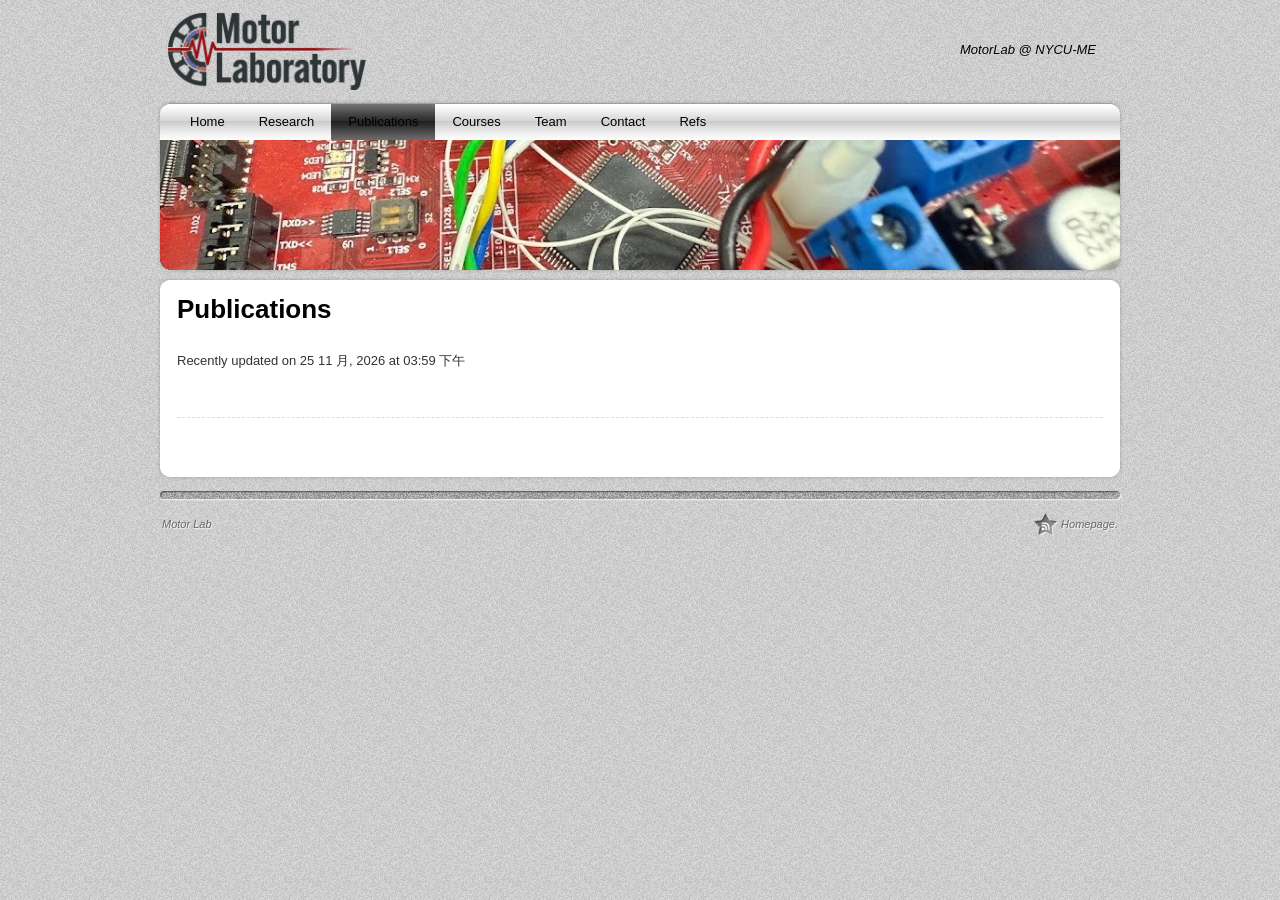
<file: publications/index.html>
<!DOCTYPE html>
<html lang="zh-TW">
<head><meta charset="UTF-8">

<meta name="viewport" content="width=device-width, initial-scale=1">
<title>Publications – Motor Lab</title>
<meta name="robots" content="max-image-preview:large">
<link rel="alternate" type="application/rss+xml" title="訂閱《Motor Lab》» 資訊提供" href="https://nycumotorlab.github.io/feed/">
<link rel="alternate" type="application/rss+xml" title="訂閱《Motor Lab》» 留言的資訊提供" href="https://nycumotorlab.github.io/comments/feed/">
<link rel="alternate" title="oEmbed (JSON)" type="application/json+oembed" href="https://nycumotorlab.github.io/wp-json/oembed/1.0/embed?url=https%3A%2F%2Fnycumotorlab.github.io%2Fpublications%2F">
<link rel="alternate" title="oEmbed (XML)" type="text/xml+oembed" href="https://nycumotorlab.github.io/wp-json/oembed/1.0/embed?url=https%3A%2F%2Fnycumotorlab.github.io%2Fpublications%2F&amp;format=xml">
<style id="wp-img-auto-sizes-contain-inline-css">
img:is([sizes=auto i],[sizes^="auto," i]){contain-intrinsic-size:3000px 1500px}
/*# sourceURL=wp-img-auto-sizes-contain-inline-css */
</style>
<style id="wp-emoji-styles-inline-css">

	img.wp-smiley, img.emoji {
		display: inline !important;
		border: none !important;
		box-shadow: none !important;
		height: 1em !important;
		width: 1em !important;
		margin: 0 0.07em !important;
		vertical-align: -0.1em !important;
		background: none !important;
		padding: 0 !important;
	}
/*# sourceURL=wp-emoji-styles-inline-css */
</style>
<style id="wp-block-library-inline-css">
:root{--wp-block-synced-color:#7a00df;--wp-block-synced-color--rgb:122,0,223;--wp-bound-block-color:var(--wp-block-synced-color);--wp-editor-canvas-background:#ddd;--wp-admin-theme-color:#007cba;--wp-admin-theme-color--rgb:0,124,186;--wp-admin-theme-color-darker-10:#006ba1;--wp-admin-theme-color-darker-10--rgb:0,107,160.5;--wp-admin-theme-color-darker-20:#005a87;--wp-admin-theme-color-darker-20--rgb:0,90,135;--wp-admin-border-width-focus:2px}@media (min-resolution:192dpi){:root{--wp-admin-border-width-focus:1.5px}}.wp-element-button{cursor:pointer}:root .has-very-light-gray-background-color{background-color:#eee}:root .has-very-dark-gray-background-color{background-color:#313131}:root .has-very-light-gray-color{color:#eee}:root .has-very-dark-gray-color{color:#313131}:root .has-vivid-green-cyan-to-vivid-cyan-blue-gradient-background{background:linear-gradient(135deg,#00d084,#0693e3)}:root .has-purple-crush-gradient-background{background:linear-gradient(135deg,#34e2e4,#4721fb 50%,#ab1dfe)}:root .has-hazy-dawn-gradient-background{background:linear-gradient(135deg,#faaca8,#dad0ec)}:root .has-subdued-olive-gradient-background{background:linear-gradient(135deg,#fafae1,#67a671)}:root .has-atomic-cream-gradient-background{background:linear-gradient(135deg,#fdd79a,#004a59)}:root .has-nightshade-gradient-background{background:linear-gradient(135deg,#330968,#31cdcf)}:root .has-midnight-gradient-background{background:linear-gradient(135deg,#020381,#2874fc)}:root{--wp--preset--font-size--normal:16px;--wp--preset--font-size--huge:42px}.has-regular-font-size{font-size:1em}.has-larger-font-size{font-size:2.625em}.has-normal-font-size{font-size:var(--wp--preset--font-size--normal)}.has-huge-font-size{font-size:var(--wp--preset--font-size--huge)}:root .has-text-align-center{text-align:center}:root .has-text-align-left{text-align:left}:root .has-text-align-right{text-align:right}.has-fit-text{white-space:nowrap!important}#end-resizable-editor-section{display:none}.aligncenter{clear:both}.items-justified-left{justify-content:flex-start}.items-justified-center{justify-content:center}.items-justified-right{justify-content:flex-end}.items-justified-space-between{justify-content:space-between}.screen-reader-text{word-wrap:normal!important;border:0;clip-path:inset(50%);height:1px;margin:-1px;overflow:hidden;padding:0;position:absolute;width:1px;word-break:normal!important}.screen-reader-text:focus{background-color:#ddd;clip-path:none;color:#444;display:block;font-size:1em;height:auto;left:5px;line-height:normal;padding:15px 23px 14px;text-decoration:none;top:5px;width:auto;z-index:100000}html :where(.has-border-color){border-style:solid}html :where([style^=border-color],[style*=";border-color"],[style*="; border-color"]){border-style:solid}html :where([style^=border-top-color],[style*=";border-top-color"],[style*="; border-top-color"]){border-top-style:solid}html :where([style^=border-right-color],[style*=";border-right-color"],[style*="; border-right-color"]){border-right-style:solid}html :where([style^=border-bottom-color],[style*=";border-bottom-color"],[style*="; border-bottom-color"]){border-bottom-style:solid}html :where([style^=border-left-color],[style*=";border-left-color"],[style*="; border-left-color"]){border-left-style:solid}html :where([style^=border-width],[style*=";border-width"],[style*="; border-width"]){border-style:solid}html :where([style^=border-top-width],[style*=";border-top-width"],[style*="; border-top-width"]){border-top-style:solid}html :where([style^=border-right-width],[style*=";border-right-width"],[style*="; border-right-width"]){border-right-style:solid}html :where([style^=border-bottom-width],[style*=";border-bottom-width"],[style*="; border-bottom-width"]){border-bottom-style:solid}html :where([style^=border-left-width],[style*=";border-left-width"],[style*="; border-left-width"]){border-left-style:solid}html :where(img[class*=wp-image-]){height:auto;max-width:100%}:where(figure){margin:0 0 1em}html :where(.is-position-sticky){--wp-admin--admin-bar--position-offset:var(--wp-admin--admin-bar--height,0px)}@media screen and (max-width:600px){html :where(.is-position-sticky){--wp-admin--admin-bar--position-offset:0px}}

/*# sourceURL=/wp-includes/css/dist/block-library/common.min.css */
</style>
<style id="classic-theme-styles-inline-css">
/*! This file is auto-generated */
.wp-block-button__link{color:#fff;background-color:#32373c;border-radius:9999px;box-shadow:none;text-decoration:none;padding:calc(.667em + 2px) calc(1.333em + 2px);font-size:1.125em}.wp-block-file__button{background:#32373c;color:#fff;text-decoration:none}
/*# sourceURL=/wp-includes/css/classic-themes.min.css */
</style>

<style id="global-styles-inline-css">
:root{--wp--preset--aspect-ratio--square: 1;--wp--preset--aspect-ratio--4-3: 4/3;--wp--preset--aspect-ratio--3-4: 3/4;--wp--preset--aspect-ratio--3-2: 3/2;--wp--preset--aspect-ratio--2-3: 2/3;--wp--preset--aspect-ratio--16-9: 16/9;--wp--preset--aspect-ratio--9-16: 9/16;--wp--preset--color--black: #000000;--wp--preset--color--cyan-bluish-gray: #abb8c3;--wp--preset--color--white: #ffffff;--wp--preset--color--pale-pink: #f78da7;--wp--preset--color--vivid-red: #cf2e2e;--wp--preset--color--luminous-vivid-orange: #ff6900;--wp--preset--color--luminous-vivid-amber: #fcb900;--wp--preset--color--light-green-cyan: #7bdcb5;--wp--preset--color--vivid-green-cyan: #00d084;--wp--preset--color--pale-cyan-blue: #8ed1fc;--wp--preset--color--vivid-cyan-blue: #0693e3;--wp--preset--color--vivid-purple: #9b51e0;--wp--preset--gradient--vivid-cyan-blue-to-vivid-purple: linear-gradient(135deg,rgb(6,147,227) 0%,rgb(155,81,224) 100%);--wp--preset--gradient--light-green-cyan-to-vivid-green-cyan: linear-gradient(135deg,rgb(122,220,180) 0%,rgb(0,208,130) 100%);--wp--preset--gradient--luminous-vivid-amber-to-luminous-vivid-orange: linear-gradient(135deg,rgb(252,185,0) 0%,rgb(255,105,0) 100%);--wp--preset--gradient--luminous-vivid-orange-to-vivid-red: linear-gradient(135deg,rgb(255,105,0) 0%,rgb(207,46,46) 100%);--wp--preset--gradient--very-light-gray-to-cyan-bluish-gray: linear-gradient(135deg,rgb(238,238,238) 0%,rgb(169,184,195) 100%);--wp--preset--gradient--cool-to-warm-spectrum: linear-gradient(135deg,rgb(74,234,220) 0%,rgb(151,120,209) 20%,rgb(207,42,186) 40%,rgb(238,44,130) 60%,rgb(251,105,98) 80%,rgb(254,248,76) 100%);--wp--preset--gradient--blush-light-purple: linear-gradient(135deg,rgb(255,206,236) 0%,rgb(152,150,240) 100%);--wp--preset--gradient--blush-bordeaux: linear-gradient(135deg,rgb(254,205,165) 0%,rgb(254,45,45) 50%,rgb(107,0,62) 100%);--wp--preset--gradient--luminous-dusk: linear-gradient(135deg,rgb(255,203,112) 0%,rgb(199,81,192) 50%,rgb(65,88,208) 100%);--wp--preset--gradient--pale-ocean: linear-gradient(135deg,rgb(255,245,203) 0%,rgb(182,227,212) 50%,rgb(51,167,181) 100%);--wp--preset--gradient--electric-grass: linear-gradient(135deg,rgb(202,248,128) 0%,rgb(113,206,126) 100%);--wp--preset--gradient--midnight: linear-gradient(135deg,rgb(2,3,129) 0%,rgb(40,116,252) 100%);--wp--preset--font-size--small: 13px;--wp--preset--font-size--medium: 20px;--wp--preset--font-size--large: 36px;--wp--preset--font-size--x-large: 42px;--wp--preset--spacing--20: 0.44rem;--wp--preset--spacing--30: 0.67rem;--wp--preset--spacing--40: 1rem;--wp--preset--spacing--50: 1.5rem;--wp--preset--spacing--60: 2.25rem;--wp--preset--spacing--70: 3.38rem;--wp--preset--spacing--80: 5.06rem;--wp--preset--shadow--natural: 6px 6px 9px rgba(0, 0, 0, 0.2);--wp--preset--shadow--deep: 12px 12px 50px rgba(0, 0, 0, 0.4);--wp--preset--shadow--sharp: 6px 6px 0px rgba(0, 0, 0, 0.2);--wp--preset--shadow--outlined: 6px 6px 0px -3px rgb(255, 255, 255), 6px 6px rgb(0, 0, 0);--wp--preset--shadow--crisp: 6px 6px 0px rgb(0, 0, 0);}.wp-block-button{--wp--preset--dimension--25: 25%;--wp--preset--dimension--50: 50%;--wp--preset--dimension--75: 75%;--wp--preset--dimension--100: 100%;}:where(body) { margin: 0; }:where(.is-layout-flex){gap: 0.5em;}:where(.is-layout-grid){gap: 0.5em;}body .is-layout-flex{display: flex;}.is-layout-flex{flex-wrap: wrap;align-items: center;}.is-layout-flex > :is(*, div){margin: 0;}body .is-layout-grid{display: grid;}.is-layout-grid > :is(*, div){margin: 0;}body{padding-top: 0px;padding-right: 0px;padding-bottom: 0px;padding-left: 0px;}:root :where(.wp-element-button, .wp-block-button__link){background-color: #32373c;border-width: 0;color: #fff;font-family: inherit;font-size: inherit;font-style: inherit;font-weight: inherit;letter-spacing: inherit;line-height: inherit;padding-top: calc(0.667em + 2px);padding-right: calc(1.333em + 2px);padding-bottom: calc(0.667em + 2px);padding-left: calc(1.333em + 2px);text-decoration: none;text-transform: inherit;}.has-black-color{color: var(--wp--preset--color--black) !important;}.has-cyan-bluish-gray-color{color: var(--wp--preset--color--cyan-bluish-gray) !important;}.has-white-color{color: var(--wp--preset--color--white) !important;}.has-pale-pink-color{color: var(--wp--preset--color--pale-pink) !important;}.has-vivid-red-color{color: var(--wp--preset--color--vivid-red) !important;}.has-luminous-vivid-orange-color{color: var(--wp--preset--color--luminous-vivid-orange) !important;}.has-luminous-vivid-amber-color{color: var(--wp--preset--color--luminous-vivid-amber) !important;}.has-light-green-cyan-color{color: var(--wp--preset--color--light-green-cyan) !important;}.has-vivid-green-cyan-color{color: var(--wp--preset--color--vivid-green-cyan) !important;}.has-pale-cyan-blue-color{color: var(--wp--preset--color--pale-cyan-blue) !important;}.has-vivid-cyan-blue-color{color: var(--wp--preset--color--vivid-cyan-blue) !important;}.has-vivid-purple-color{color: var(--wp--preset--color--vivid-purple) !important;}.has-black-background-color{background-color: var(--wp--preset--color--black) !important;}.has-cyan-bluish-gray-background-color{background-color: var(--wp--preset--color--cyan-bluish-gray) !important;}.has-white-background-color{background-color: var(--wp--preset--color--white) !important;}.has-pale-pink-background-color{background-color: var(--wp--preset--color--pale-pink) !important;}.has-vivid-red-background-color{background-color: var(--wp--preset--color--vivid-red) !important;}.has-luminous-vivid-orange-background-color{background-color: var(--wp--preset--color--luminous-vivid-orange) !important;}.has-luminous-vivid-amber-background-color{background-color: var(--wp--preset--color--luminous-vivid-amber) !important;}.has-light-green-cyan-background-color{background-color: var(--wp--preset--color--light-green-cyan) !important;}.has-vivid-green-cyan-background-color{background-color: var(--wp--preset--color--vivid-green-cyan) !important;}.has-pale-cyan-blue-background-color{background-color: var(--wp--preset--color--pale-cyan-blue) !important;}.has-vivid-cyan-blue-background-color{background-color: var(--wp--preset--color--vivid-cyan-blue) !important;}.has-vivid-purple-background-color{background-color: var(--wp--preset--color--vivid-purple) !important;}.has-black-border-color{border-color: var(--wp--preset--color--black) !important;}.has-cyan-bluish-gray-border-color{border-color: var(--wp--preset--color--cyan-bluish-gray) !important;}.has-white-border-color{border-color: var(--wp--preset--color--white) !important;}.has-pale-pink-border-color{border-color: var(--wp--preset--color--pale-pink) !important;}.has-vivid-red-border-color{border-color: var(--wp--preset--color--vivid-red) !important;}.has-luminous-vivid-orange-border-color{border-color: var(--wp--preset--color--luminous-vivid-orange) !important;}.has-luminous-vivid-amber-border-color{border-color: var(--wp--preset--color--luminous-vivid-amber) !important;}.has-light-green-cyan-border-color{border-color: var(--wp--preset--color--light-green-cyan) !important;}.has-vivid-green-cyan-border-color{border-color: var(--wp--preset--color--vivid-green-cyan) !important;}.has-pale-cyan-blue-border-color{border-color: var(--wp--preset--color--pale-cyan-blue) !important;}.has-vivid-cyan-blue-border-color{border-color: var(--wp--preset--color--vivid-cyan-blue) !important;}.has-vivid-purple-border-color{border-color: var(--wp--preset--color--vivid-purple) !important;}.has-vivid-cyan-blue-to-vivid-purple-gradient-background{background: var(--wp--preset--gradient--vivid-cyan-blue-to-vivid-purple) !important;}.has-light-green-cyan-to-vivid-green-cyan-gradient-background{background: var(--wp--preset--gradient--light-green-cyan-to-vivid-green-cyan) !important;}.has-luminous-vivid-amber-to-luminous-vivid-orange-gradient-background{background: var(--wp--preset--gradient--luminous-vivid-amber-to-luminous-vivid-orange) !important;}.has-luminous-vivid-orange-to-vivid-red-gradient-background{background: var(--wp--preset--gradient--luminous-vivid-orange-to-vivid-red) !important;}.has-very-light-gray-to-cyan-bluish-gray-gradient-background{background: var(--wp--preset--gradient--very-light-gray-to-cyan-bluish-gray) !important;}.has-cool-to-warm-spectrum-gradient-background{background: var(--wp--preset--gradient--cool-to-warm-spectrum) !important;}.has-blush-light-purple-gradient-background{background: var(--wp--preset--gradient--blush-light-purple) !important;}.has-blush-bordeaux-gradient-background{background: var(--wp--preset--gradient--blush-bordeaux) !important;}.has-luminous-dusk-gradient-background{background: var(--wp--preset--gradient--luminous-dusk) !important;}.has-pale-ocean-gradient-background{background: var(--wp--preset--gradient--pale-ocean) !important;}.has-electric-grass-gradient-background{background: var(--wp--preset--gradient--electric-grass) !important;}.has-midnight-gradient-background{background: var(--wp--preset--gradient--midnight) !important;}.has-small-font-size{font-size: var(--wp--preset--font-size--small) !important;}.has-medium-font-size{font-size: var(--wp--preset--font-size--medium) !important;}.has-large-font-size{font-size: var(--wp--preset--font-size--large) !important;}.has-x-large-font-size{font-size: var(--wp--preset--font-size--x-large) !important;}
/*# sourceURL=global-styles-inline-css */
</style>

<link rel="stylesheet" id="newstone-css" href="https://nycumotorlab.github.io/wp-content/themes/newstone/style.css?ver=1.0.8" media="all">
<link rel="https://api.w.org/" href="https://nycumotorlab.github.io/wp-json/"><link rel="alternate" title="JSON" type="application/json" href="https://nycumotorlab.github.io/wp-json/wp/v2/pages/423"><link rel="EditURI" type="application/rsd+xml" title="RSD" href="https://nycumotorlab.github.io/xmlrpc.php?rsd">
<meta name="generator" content="WordPress 7.1.5">
<link rel="canonical" href="https://nycumotorlab.github.io/publications/">
<link rel="shortlink" href="https://nycumotorlab.github.io/?p=423">
<!-- Google tag (gtag.js) -->
<script async src="https://www.googletagmanager.com/gtag/js?id=G-LTXRGV6QMH"></script>
<script>
  window.dataLayer = window.dataLayer || [];
  function gtag(){dataLayer.push(arguments);}
  gtag('js', new Date());

  gtag('config', 'G-LTXRGV6QMH');
</script><style id="custom-background-css">
body.custom-background { background-color: #0a0700; }
</style>
<script>(function() {
    function preventBackspace(event) {
        if (event.key === 'Backspace' || event.keyCode === 8) {
            let target = event.target;
            let tagName = target.tagName.toLowerCase();
            
            // 如果游標不在文字輸入框，且不在可編輯的內容區（如傳統編輯器本體）
            if (tagName !== 'input' && tagName !== 'textarea' && !target.isContentEditable) {
                event.preventDefault();
            }
        }
    }

    // 1. 攔截主網頁、外層工具列、標題列的 Backspace
    document.addEventListener('keydown', preventBackspace);

    // 2. 專門攻破傳統編輯器的 iframe，潛入內部進行攔截
    window.addEventListener('load', function() {
        // 尋找傳統編輯器的文字區域 iframe
        let editorIframe = document.getElementById('content_ifr');
        if (editorIframe && editorIframe.contentWindow) {
            try {
                editorIframe.contentWindow.document.addEventListener('keydown', preventBackspace);
            } catch (e) {
                console.log('傳統編輯器防禦載入失敗，可能存在同源限制。');
            }
        }
    });
})();
</script><link rel="icon" href="https://nycumotorlab.github.io/wp-content/uploads/2026/05/1150328_MotorLab_Logo_Transp_Large_cr.png" sizes="32x32">
<link rel="icon" href="https://nycumotorlab.github.io/wp-content/uploads/2026/05/1150328_MotorLab_Logo_Transp_Large_cr.png" sizes="192x192">
<link rel="apple-touch-icon" href="https://nycumotorlab.github.io/wp-content/uploads/2026/05/1150328_MotorLab_Logo_Transp_Large_cr.png">
<meta name="msapplication-TileImage" content="https://nycumotorlab.github.io/wp-content/uploads/2026/05/1150328_MotorLab_Logo_Transp_Large_cr.png">
</head>
<body class="wp-singular page-template page-template-template-onecolumn page-template-template-onecolumn-php page page-id-423 custom-background wp-custom-logo wp-embed-responsive wp-theme-newstone">
<div id="wrapper" class="base_bg">
	<div id="newstone">
		<div id="mobile-bar">
							<span id="mobile-bar-logo"><a href="https://nycumotorlab.github.io/" class="custom-logo-link" rel="home"><img width="410" height="163" src="https://nycumotorlab.github.io/wp-content/uploads/2026/05/1150328_MotorLab_Logo_Transp_Small.png" class="custom-logo" alt="Motor Lab" decoding="async" fetchpriority="high"></a></span>
						<button id="menu-toggle" class="menu-toggle" type="button" aria-controls="the_menu" aria-expanded="false" aria-label="Toggle navigation menu">
				<span class="menu-toggle-box">
					<span class="menu-toggle-bar"></span>
					<span class="menu-toggle-bar"></span>
					<span class="menu-toggle-bar"></span>
				</span>
			</button>
		</div>
		<div id="header-info">
			<div id="header-info-left">
				<div id="site-logo"><a href="https://nycumotorlab.github.io/" class="custom-logo-link" rel="home"><img width="410" height="163" src="https://nycumotorlab.github.io/wp-content/uploads/2026/05/1150328_MotorLab_Logo_Transp_Small.png" class="custom-logo" alt="Motor Lab" decoding="async"></a></div>			</div>
			<div id="header-info-right">
									<div id="site-description">MotorLab @ NYCU-ME</div>
							</div>
			<div class="clearboth"></div>
		</div>
		<div id="header">
			<div id="the_menu" class="layout">
				<div class="menu_bar"><ul id="menu-primary-menu" class="menu"><li id="menu-item-149" class="menu-item menu-item-type-post_type menu-item-object-page menu-item-home menu-item-149"><a href="https://nycumotorlab.github.io/">Home</a></li>
<li id="menu-item-159" class="menu-item menu-item-type-post_type menu-item-object-page menu-item-has-children menu-item-159"><a href="https://nycumotorlab.github.io/research/">Research</a>
<ul class="sub-menu">
	<li id="menu-item-406" class="menu-item menu-item-type-post_type menu-item-object-page menu-item-406"><a href="https://nycumotorlab.github.io/115-%E9%AB%98%E6%95%99%E6%B7%B1%E8%80%95%E8%A8%88%E7%95%AB-%E4%BB%BF%E7%94%9F%E9%A9%85%E5%8B%95%E8%88%87%E6%84%9F%E6%B8%AC%E6%8A%80%E8%A1%93%E6%95%B4%E5%90%88/">115-高教深耕計畫-仿生驅動與感測技術整合</a></li>
	<li id="menu-item-414" class="menu-item menu-item-type-post_type menu-item-object-page menu-item-414"><a href="https://nycumotorlab.github.io/116118-%E7%94%A2%E5%AD%B8%E8%A8%88%E7%95%AB-gogoro%E7%9D%BF%E8%83%BD%E5%89%B5%E6%84%8F/">116~118-產學計畫-gogoro睿能創意</a></li>
</ul>
</li>
<li id="menu-item-426" class="menu-item menu-item-type-post_type menu-item-object-page current-menu-item page_item page-item-423 current_page_item menu-item-has-children menu-item-426"><a href="https://nycumotorlab.github.io/publications/" aria-current="page">Publications</a>
<ul class="sub-menu">
	<li id="menu-item-384" class="menu-item menu-item-type-post_type menu-item-object-page menu-item-384"><a href="https://nycumotorlab.github.io/publication-checklist/">Manuscript Checklist</a></li>
</ul>
</li>
<li id="menu-item-158" class="menu-item menu-item-type-post_type menu-item-object-page menu-item-158"><a href="https://nycumotorlab.github.io/courses/">Courses</a></li>
<li id="menu-item-160" class="menu-item menu-item-type-post_type menu-item-object-page menu-item-has-children menu-item-160"><a href="https://nycumotorlab.github.io/team/">Team</a>
<ul class="sub-menu">
	<li id="menu-item-284" class="menu-item menu-item-type-post_type menu-item-object-page menu-item-284"><a href="https://nycumotorlab.github.io/%E6%89%BE%E8%80%81%E5%B8%AB%E6%87%B6%E4%BA%BA%E5%8C%85/">Join Us</a></li>
</ul>
</li>
<li id="menu-item-180" class="menu-item menu-item-type-post_type menu-item-object-page menu-item-180"><a href="https://nycumotorlab.github.io/contact/">Contact</a></li>
<li id="menu-item-349" class="menu-item menu-item-type-post_type menu-item-object-page menu-item-349"><a href="https://nycumotorlab.github.io/refs/">Refs</a></li>
</ul></div>			</div>
			<div id="feature-image" class="bg">
								<div id="show-feature-image" style="background:url(https://nycumotorlab.github.io/wp-content/uploads/2026/07/IMG_8522cr.jpg)"></div>
								<div id="feature-image-frame"></div>
			</div>
			<div id="header-shadow" class="layout"></div>
		</div>
		<div id="main">		<div id="mainbox-fullwidth" class="bg">
			<div class="main-fullwidth-layout-top layout"></div>
			<div id="content" role="main">

			
				
				<div id="post-423" class="post-423 page type-page status-publish hentry">

					
					<h1>Publications</h1>

					
					<div class="post-content">
						<p class="last-updated-date">Recently updated on 25 11 月, 2026 at 03:59 下午</p>											</div>
						
					<div class="post-meta">
											</div>
				</div>

								<div id="comments">

					
					
					
				</div>
				
			
			</div>
			<div class="main-fullwidth-layout-bottom layout"></div>
		</div>
		</div>
		<div id="footer">
						<div class="footer-line layout"></div>
			<div id="credit">
				<div id="credit-left">
					<div id="site-info"><a href="https://nycumotorlab.github.io/">Motor Lab</a></div>
				</div>

				<div id="credit-right">
					<div id="theme-designer" class="icon"><a href="https://nycumotorlab.github.io/">Homepage</a>.</div>
				</div>

			</div>
			<div class="clearboth"></div>
		</div>
	</div>
</div>
<script type="speculationrules">
{"prefetch":[{"source":"document","where":{"and":[{"href_matches":"/nycumotorlab/*"},{"not":{"href_matches":["/nycumotorlab/wp-*.php","/nycumotorlab/wp-admin/*","/nycumotorlab/wp-content/uploads/*","/nycumotorlab/wp-content/*","/nycumotorlab/wp-content/plugins/*","/nycumotorlab/wp-content/themes/newstone/*","/nycumotorlab/*\\?(.+)"]}},{"not":{"selector_matches":"a[rel~=\"nofollow\"]"}},{"not":{"selector_matches":".no-prefetch, .no-prefetch a"}}]},"eagerness":"conservative"}]}
</script>
<script id="newstone-navigation-js" src="https://nycumotorlab.github.io/wp-content/themes/newstone/js/navigation.js?ver=2.0.2"></script>
<script id="wp-emoji-settings" type="application/json">
{"baseUrl":"https://s.w.org/images/core/emoji/17.0.2/72x72/","ext":".png","svgUrl":"https://s.w.org/images/core/emoji/17.0.2/svg/","svgExt":".svg","source":{"concatemoji":"https://nycumotorlab.github.io/wp-includes/js/wp-emoji-release.min.js?ver=7.1.5"}}
</script>
<script type="module">
/*! This file is auto-generated */
var e="script#wp-emoji-settings",t=document.querySelector(e);if(!(t instanceof HTMLScriptElement))throw new Error("Element missing: "+e);const r=JSON.parse(t.text),s=(window._wpemojiSettings=r,"wpEmojiSettingsSupports"),o=["flag","emoji"];function i(e){try{var t={supportTests:e,timestamp:(new Date).valueOf()};sessionStorage.setItem(s,JSON.stringify(t))}catch(e){}}function c(e,t,n){e.clearRect(0,0,e.canvas.width,e.canvas.height),e.fillText(t,0,0);t=new Uint32Array(e.getImageData(0,0,e.canvas.width,e.canvas.height).data);e.clearRect(0,0,e.canvas.width,e.canvas.height),e.fillText(n,0,0);const r=new Uint32Array(e.getImageData(0,0,e.canvas.width,e.canvas.height).data);return t.every((e,t)=>e===r[t])}function p(e,t){e.clearRect(0,0,e.canvas.width,e.canvas.height),e.fillText(t,0,0);var n=e.getImageData(16,16,1,1);for(let e=0;e<n.data.length;e++)if(0!==n.data[e])return!1;return!0}function u(e,t,n,r){switch(t){case"flag":return n(e,"\ud83c\udff3\ufe0f\u200d\u26a7\ufe0f","\ud83c\udff3\ufe0f\u200b\u26a7\ufe0f")?!1:!n(e,"\ud83c\udde8\ud83c\uddf6","\ud83c\udde8\u200b\ud83c\uddf6")&&!n(e,"\ud83c\udff4\udb40\udc67\udb40\udc62\udb40\udc65\udb40\udc6e\udb40\udc67\udb40\udc7f","\ud83c\udff4\u200b\udb40\udc67\u200b\udb40\udc62\u200b\udb40\udc65\u200b\udb40\udc6e\u200b\udb40\udc67\u200b\udb40\udc7f");case"emoji":return!r(e,"\ud83e\u1fac8")}return!1}function f(e,t,n,r){let a;const s=(a="undefined"!=typeof WorkerGlobalScope&&self instanceof WorkerGlobalScope?new OffscreenCanvas(300,150):document.createElement("canvas")).getContext("2d",{willReadFrequently:!0}),o=(s.textBaseline="top",s.font="600 32px Arial",{});return e.forEach(e=>{o[e]=t(s,e,n,r)}),o}function a(e){var t=document.createElement("script");t.src=e,t.defer=!0,document.head.appendChild(t)}r.supports={everything:!0,everythingExceptFlag:!0},new Promise(t=>{let n=function(){try{var e=JSON.parse(sessionStorage.getItem(s));if("object"==typeof e&&"number"==typeof e.timestamp&&(new Date).valueOf()<e.timestamp+604800&&"object"==typeof e.supportTests)return e.supportTests}catch(e){}return null}();if(!n){if("undefined"!=typeof Worker&&"undefined"!=typeof OffscreenCanvas&&"undefined"!=typeof URL&&URL.createObjectURL&&"undefined"!=typeof Blob)try{var e="postMessage("+f.toString()+"("+[JSON.stringify(o),u.toString(),c.toString(),p.toString()].join(",")+"));",r=new Blob([e],{type:"text/javascript"});const a=new Worker(URL.createObjectURL(r),{name:"wpTestEmojiSupports"});return void(a.onmessage=e=>{i(n=e.data),a.terminate(),t(n)})}catch(e){}i(n=f(o,u,c,p))}t(n)}).then(e=>{for(const n in e)r.supports[n]=e[n],r.supports.everything=r.supports.everything&&r.supports[n],"flag"!==n&&(r.supports.everythingExceptFlag=r.supports.everythingExceptFlag&&r.supports[n]);var t;r.supports.everythingExceptFlag=r.supports.everythingExceptFlag&&!r.supports.flag,r.supports.everything||((t=r.source||{}).concatemoji?a(t.concatemoji):t.wpemoji&&t.twemoji&&(a(t.twemoji),a(t.wpemoji)))});
//# sourceURL=https://nycumotorlab.github.io/wp-includes/js/wp-emoji-loader.min.js
</script>
</body>
</html>
</file>
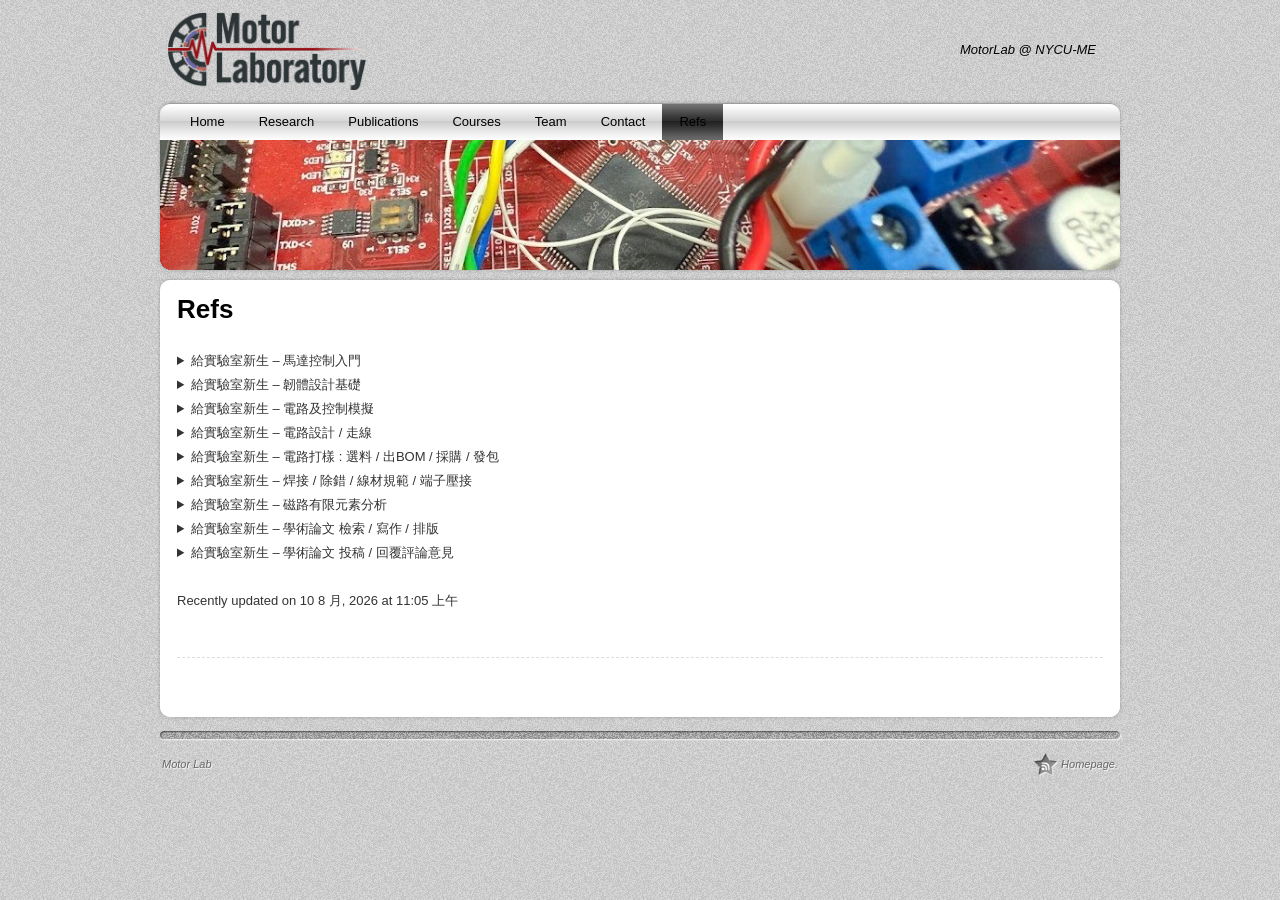
<file: refs/index.html>
<!DOCTYPE html>
<html lang="zh-TW">
<head><meta charset="UTF-8">

<meta name="viewport" content="width=device-width, initial-scale=1">
<title>Refs – Motor Lab</title>
<meta name="robots" content="max-image-preview:large">
<link rel="alternate" type="application/rss+xml" title="訂閱《Motor Lab》» 資訊提供" href="https://nycumotorlab.github.io/feed/">
<link rel="alternate" type="application/rss+xml" title="訂閱《Motor Lab》» 留言的資訊提供" href="https://nycumotorlab.github.io/comments/feed/">
<link rel="alternate" title="oEmbed (JSON)" type="application/json+oembed" href="https://nycumotorlab.github.io/wp-json/oembed/1.0/embed?url=https%3A%2F%2Fnycumotorlab.github.io%2Frefs%2F">
<link rel="alternate" title="oEmbed (XML)" type="text/xml+oembed" href="https://nycumotorlab.github.io/wp-json/oembed/1.0/embed?url=https%3A%2F%2Fnycumotorlab.github.io%2Frefs%2F&amp;format=xml">
<style id="wp-img-auto-sizes-contain-inline-css">
img:is([sizes=auto i],[sizes^="auto," i]){contain-intrinsic-size:3000px 1500px}
/*# sourceURL=wp-img-auto-sizes-contain-inline-css */
</style>
<style id="wp-emoji-styles-inline-css">

	img.wp-smiley, img.emoji {
		display: inline !important;
		border: none !important;
		box-shadow: none !important;
		height: 1em !important;
		width: 1em !important;
		margin: 0 0.07em !important;
		vertical-align: -0.1em !important;
		background: none !important;
		padding: 0 !important;
	}
/*# sourceURL=wp-emoji-styles-inline-css */
</style>
<style id="wp-block-library-inline-css">
:root{--wp-block-synced-color:#7a00df;--wp-block-synced-color--rgb:122,0,223;--wp-bound-block-color:var(--wp-block-synced-color);--wp-editor-canvas-background:#ddd;--wp-admin-theme-color:#007cba;--wp-admin-theme-color--rgb:0,124,186;--wp-admin-theme-color-darker-10:#006ba1;--wp-admin-theme-color-darker-10--rgb:0,107,160.5;--wp-admin-theme-color-darker-20:#005a87;--wp-admin-theme-color-darker-20--rgb:0,90,135;--wp-admin-border-width-focus:2px}@media (min-resolution:192dpi){:root{--wp-admin-border-width-focus:1.5px}}.wp-element-button{cursor:pointer}:root .has-very-light-gray-background-color{background-color:#eee}:root .has-very-dark-gray-background-color{background-color:#313131}:root .has-very-light-gray-color{color:#eee}:root .has-very-dark-gray-color{color:#313131}:root .has-vivid-green-cyan-to-vivid-cyan-blue-gradient-background{background:linear-gradient(135deg,#00d084,#0693e3)}:root .has-purple-crush-gradient-background{background:linear-gradient(135deg,#34e2e4,#4721fb 50%,#ab1dfe)}:root .has-hazy-dawn-gradient-background{background:linear-gradient(135deg,#faaca8,#dad0ec)}:root .has-subdued-olive-gradient-background{background:linear-gradient(135deg,#fafae1,#67a671)}:root .has-atomic-cream-gradient-background{background:linear-gradient(135deg,#fdd79a,#004a59)}:root .has-nightshade-gradient-background{background:linear-gradient(135deg,#330968,#31cdcf)}:root .has-midnight-gradient-background{background:linear-gradient(135deg,#020381,#2874fc)}:root{--wp--preset--font-size--normal:16px;--wp--preset--font-size--huge:42px}.has-regular-font-size{font-size:1em}.has-larger-font-size{font-size:2.625em}.has-normal-font-size{font-size:var(--wp--preset--font-size--normal)}.has-huge-font-size{font-size:var(--wp--preset--font-size--huge)}:root .has-text-align-center{text-align:center}:root .has-text-align-left{text-align:left}:root .has-text-align-right{text-align:right}.has-fit-text{white-space:nowrap!important}#end-resizable-editor-section{display:none}.aligncenter{clear:both}.items-justified-left{justify-content:flex-start}.items-justified-center{justify-content:center}.items-justified-right{justify-content:flex-end}.items-justified-space-between{justify-content:space-between}.screen-reader-text{word-wrap:normal!important;border:0;clip-path:inset(50%);height:1px;margin:-1px;overflow:hidden;padding:0;position:absolute;width:1px;word-break:normal!important}.screen-reader-text:focus{background-color:#ddd;clip-path:none;color:#444;display:block;font-size:1em;height:auto;left:5px;line-height:normal;padding:15px 23px 14px;text-decoration:none;top:5px;width:auto;z-index:100000}html :where(.has-border-color){border-style:solid}html :where([style^=border-color],[style*=";border-color"],[style*="; border-color"]){border-style:solid}html :where([style^=border-top-color],[style*=";border-top-color"],[style*="; border-top-color"]){border-top-style:solid}html :where([style^=border-right-color],[style*=";border-right-color"],[style*="; border-right-color"]){border-right-style:solid}html :where([style^=border-bottom-color],[style*=";border-bottom-color"],[style*="; border-bottom-color"]){border-bottom-style:solid}html :where([style^=border-left-color],[style*=";border-left-color"],[style*="; border-left-color"]){border-left-style:solid}html :where([style^=border-width],[style*=";border-width"],[style*="; border-width"]){border-style:solid}html :where([style^=border-top-width],[style*=";border-top-width"],[style*="; border-top-width"]){border-top-style:solid}html :where([style^=border-right-width],[style*=";border-right-width"],[style*="; border-right-width"]){border-right-style:solid}html :where([style^=border-bottom-width],[style*=";border-bottom-width"],[style*="; border-bottom-width"]){border-bottom-style:solid}html :where([style^=border-left-width],[style*=";border-left-width"],[style*="; border-left-width"]){border-left-style:solid}html :where(img[class*=wp-image-]){height:auto;max-width:100%}:where(figure){margin:0 0 1em}html :where(.is-position-sticky){--wp-admin--admin-bar--position-offset:var(--wp-admin--admin-bar--height,0px)}@media screen and (max-width:600px){html :where(.is-position-sticky){--wp-admin--admin-bar--position-offset:0px}}

/*# sourceURL=/wp-includes/css/dist/block-library/common.min.css */
</style>
<style id="wp-block-details-inline-css">
.wp-block-details{box-sizing:border-box}.wp-block-details summary{cursor:pointer}
/*# sourceURL=https://nycumotorlab.github.io/wp-includes/blocks/details/style.min.css */
</style>
<style id="wp-block-list-inline-css">
ol,ul{box-sizing:border-box}:root :where(.wp-block-list.has-background){padding:1.25em 2.375em}
/*# sourceURL=https://nycumotorlab.github.io/wp-includes/blocks/list/style.min.css */
</style>
<style id="wp-block-paragraph-inline-css">
.is-small-text{font-size:.875em}.is-regular-text{font-size:1em}.is-large-text{font-size:2.25em}.is-larger-text{font-size:3em}.has-drop-cap:not(:focus):first-letter{float:left;font-size:8.4em;font-style:normal;font-weight:100;line-height:.68;margin:.05em .1em 0 0;text-transform:uppercase}body.rtl .has-drop-cap:not(:focus):first-letter{float:none;margin-left:.1em}p.has-drop-cap.has-background{overflow:hidden}:root :where(p.has-background){padding:1.25em 2.375em}:where(p.has-text-color:not(.has-link-color)) a{color:inherit}p.has-text-align-left[style*="writing-mode:vertical-lr"],p.has-text-align-right[style*="writing-mode:vertical-rl"]{rotate:180deg}
/*# sourceURL=https://nycumotorlab.github.io/wp-includes/blocks/paragraph/style.min.css */
</style>

<style id="classic-theme-styles-inline-css">
/*! This file is auto-generated */
.wp-block-button__link{color:#fff;background-color:#32373c;border-radius:9999px;box-shadow:none;text-decoration:none;padding:calc(.667em + 2px) calc(1.333em + 2px);font-size:1.125em}.wp-block-file__button{background:#32373c;color:#fff;text-decoration:none}
/*# sourceURL=/wp-includes/css/classic-themes.min.css */
</style>

<style id="global-styles-inline-css">
:root{--wp--preset--aspect-ratio--square: 1;--wp--preset--aspect-ratio--4-3: 4/3;--wp--preset--aspect-ratio--3-4: 3/4;--wp--preset--aspect-ratio--3-2: 3/2;--wp--preset--aspect-ratio--2-3: 2/3;--wp--preset--aspect-ratio--16-9: 16/9;--wp--preset--aspect-ratio--9-16: 9/16;--wp--preset--color--black: #000000;--wp--preset--color--cyan-bluish-gray: #abb8c3;--wp--preset--color--white: #ffffff;--wp--preset--color--pale-pink: #f78da7;--wp--preset--color--vivid-red: #cf2e2e;--wp--preset--color--luminous-vivid-orange: #ff6900;--wp--preset--color--luminous-vivid-amber: #fcb900;--wp--preset--color--light-green-cyan: #7bdcb5;--wp--preset--color--vivid-green-cyan: #00d084;--wp--preset--color--pale-cyan-blue: #8ed1fc;--wp--preset--color--vivid-cyan-blue: #0693e3;--wp--preset--color--vivid-purple: #9b51e0;--wp--preset--gradient--vivid-cyan-blue-to-vivid-purple: linear-gradient(135deg,rgb(6,147,227) 0%,rgb(155,81,224) 100%);--wp--preset--gradient--light-green-cyan-to-vivid-green-cyan: linear-gradient(135deg,rgb(122,220,180) 0%,rgb(0,208,130) 100%);--wp--preset--gradient--luminous-vivid-amber-to-luminous-vivid-orange: linear-gradient(135deg,rgb(252,185,0) 0%,rgb(255,105,0) 100%);--wp--preset--gradient--luminous-vivid-orange-to-vivid-red: linear-gradient(135deg,rgb(255,105,0) 0%,rgb(207,46,46) 100%);--wp--preset--gradient--very-light-gray-to-cyan-bluish-gray: linear-gradient(135deg,rgb(238,238,238) 0%,rgb(169,184,195) 100%);--wp--preset--gradient--cool-to-warm-spectrum: linear-gradient(135deg,rgb(74,234,220) 0%,rgb(151,120,209) 20%,rgb(207,42,186) 40%,rgb(238,44,130) 60%,rgb(251,105,98) 80%,rgb(254,248,76) 100%);--wp--preset--gradient--blush-light-purple: linear-gradient(135deg,rgb(255,206,236) 0%,rgb(152,150,240) 100%);--wp--preset--gradient--blush-bordeaux: linear-gradient(135deg,rgb(254,205,165) 0%,rgb(254,45,45) 50%,rgb(107,0,62) 100%);--wp--preset--gradient--luminous-dusk: linear-gradient(135deg,rgb(255,203,112) 0%,rgb(199,81,192) 50%,rgb(65,88,208) 100%);--wp--preset--gradient--pale-ocean: linear-gradient(135deg,rgb(255,245,203) 0%,rgb(182,227,212) 50%,rgb(51,167,181) 100%);--wp--preset--gradient--electric-grass: linear-gradient(135deg,rgb(202,248,128) 0%,rgb(113,206,126) 100%);--wp--preset--gradient--midnight: linear-gradient(135deg,rgb(2,3,129) 0%,rgb(40,116,252) 100%);--wp--preset--font-size--small: 13px;--wp--preset--font-size--medium: 20px;--wp--preset--font-size--large: 36px;--wp--preset--font-size--x-large: 42px;--wp--preset--spacing--20: 0.44rem;--wp--preset--spacing--30: 0.67rem;--wp--preset--spacing--40: 1rem;--wp--preset--spacing--50: 1.5rem;--wp--preset--spacing--60: 2.25rem;--wp--preset--spacing--70: 3.38rem;--wp--preset--spacing--80: 5.06rem;--wp--preset--shadow--natural: 6px 6px 9px rgba(0, 0, 0, 0.2);--wp--preset--shadow--deep: 12px 12px 50px rgba(0, 0, 0, 0.4);--wp--preset--shadow--sharp: 6px 6px 0px rgba(0, 0, 0, 0.2);--wp--preset--shadow--outlined: 6px 6px 0px -3px rgb(255, 255, 255), 6px 6px rgb(0, 0, 0);--wp--preset--shadow--crisp: 6px 6px 0px rgb(0, 0, 0);}.wp-block-button{--wp--preset--dimension--25: 25%;--wp--preset--dimension--50: 50%;--wp--preset--dimension--75: 75%;--wp--preset--dimension--100: 100%;}:where(body) { margin: 0; }:where(.is-layout-flex){gap: 0.5em;}:where(.is-layout-grid){gap: 0.5em;}body .is-layout-flex{display: flex;}.is-layout-flex{flex-wrap: wrap;align-items: center;}.is-layout-flex > :is(*, div){margin: 0;}body .is-layout-grid{display: grid;}.is-layout-grid > :is(*, div){margin: 0;}body{padding-top: 0px;padding-right: 0px;padding-bottom: 0px;padding-left: 0px;}:root :where(.wp-element-button, .wp-block-button__link){background-color: #32373c;border-width: 0;color: #fff;font-family: inherit;font-size: inherit;font-style: inherit;font-weight: inherit;letter-spacing: inherit;line-height: inherit;padding-top: calc(0.667em + 2px);padding-right: calc(1.333em + 2px);padding-bottom: calc(0.667em + 2px);padding-left: calc(1.333em + 2px);text-decoration: none;text-transform: inherit;}.has-black-color{color: var(--wp--preset--color--black) !important;}.has-cyan-bluish-gray-color{color: var(--wp--preset--color--cyan-bluish-gray) !important;}.has-white-color{color: var(--wp--preset--color--white) !important;}.has-pale-pink-color{color: var(--wp--preset--color--pale-pink) !important;}.has-vivid-red-color{color: var(--wp--preset--color--vivid-red) !important;}.has-luminous-vivid-orange-color{color: var(--wp--preset--color--luminous-vivid-orange) !important;}.has-luminous-vivid-amber-color{color: var(--wp--preset--color--luminous-vivid-amber) !important;}.has-light-green-cyan-color{color: var(--wp--preset--color--light-green-cyan) !important;}.has-vivid-green-cyan-color{color: var(--wp--preset--color--vivid-green-cyan) !important;}.has-pale-cyan-blue-color{color: var(--wp--preset--color--pale-cyan-blue) !important;}.has-vivid-cyan-blue-color{color: var(--wp--preset--color--vivid-cyan-blue) !important;}.has-vivid-purple-color{color: var(--wp--preset--color--vivid-purple) !important;}.has-black-background-color{background-color: var(--wp--preset--color--black) !important;}.has-cyan-bluish-gray-background-color{background-color: var(--wp--preset--color--cyan-bluish-gray) !important;}.has-white-background-color{background-color: var(--wp--preset--color--white) !important;}.has-pale-pink-background-color{background-color: var(--wp--preset--color--pale-pink) !important;}.has-vivid-red-background-color{background-color: var(--wp--preset--color--vivid-red) !important;}.has-luminous-vivid-orange-background-color{background-color: var(--wp--preset--color--luminous-vivid-orange) !important;}.has-luminous-vivid-amber-background-color{background-color: var(--wp--preset--color--luminous-vivid-amber) !important;}.has-light-green-cyan-background-color{background-color: var(--wp--preset--color--light-green-cyan) !important;}.has-vivid-green-cyan-background-color{background-color: var(--wp--preset--color--vivid-green-cyan) !important;}.has-pale-cyan-blue-background-color{background-color: var(--wp--preset--color--pale-cyan-blue) !important;}.has-vivid-cyan-blue-background-color{background-color: var(--wp--preset--color--vivid-cyan-blue) !important;}.has-vivid-purple-background-color{background-color: var(--wp--preset--color--vivid-purple) !important;}.has-black-border-color{border-color: var(--wp--preset--color--black) !important;}.has-cyan-bluish-gray-border-color{border-color: var(--wp--preset--color--cyan-bluish-gray) !important;}.has-white-border-color{border-color: var(--wp--preset--color--white) !important;}.has-pale-pink-border-color{border-color: var(--wp--preset--color--pale-pink) !important;}.has-vivid-red-border-color{border-color: var(--wp--preset--color--vivid-red) !important;}.has-luminous-vivid-orange-border-color{border-color: var(--wp--preset--color--luminous-vivid-orange) !important;}.has-luminous-vivid-amber-border-color{border-color: var(--wp--preset--color--luminous-vivid-amber) !important;}.has-light-green-cyan-border-color{border-color: var(--wp--preset--color--light-green-cyan) !important;}.has-vivid-green-cyan-border-color{border-color: var(--wp--preset--color--vivid-green-cyan) !important;}.has-pale-cyan-blue-border-color{border-color: var(--wp--preset--color--pale-cyan-blue) !important;}.has-vivid-cyan-blue-border-color{border-color: var(--wp--preset--color--vivid-cyan-blue) !important;}.has-vivid-purple-border-color{border-color: var(--wp--preset--color--vivid-purple) !important;}.has-vivid-cyan-blue-to-vivid-purple-gradient-background{background: var(--wp--preset--gradient--vivid-cyan-blue-to-vivid-purple) !important;}.has-light-green-cyan-to-vivid-green-cyan-gradient-background{background: var(--wp--preset--gradient--light-green-cyan-to-vivid-green-cyan) !important;}.has-luminous-vivid-amber-to-luminous-vivid-orange-gradient-background{background: var(--wp--preset--gradient--luminous-vivid-amber-to-luminous-vivid-orange) !important;}.has-luminous-vivid-orange-to-vivid-red-gradient-background{background: var(--wp--preset--gradient--luminous-vivid-orange-to-vivid-red) !important;}.has-very-light-gray-to-cyan-bluish-gray-gradient-background{background: var(--wp--preset--gradient--very-light-gray-to-cyan-bluish-gray) !important;}.has-cool-to-warm-spectrum-gradient-background{background: var(--wp--preset--gradient--cool-to-warm-spectrum) !important;}.has-blush-light-purple-gradient-background{background: var(--wp--preset--gradient--blush-light-purple) !important;}.has-blush-bordeaux-gradient-background{background: var(--wp--preset--gradient--blush-bordeaux) !important;}.has-luminous-dusk-gradient-background{background: var(--wp--preset--gradient--luminous-dusk) !important;}.has-pale-ocean-gradient-background{background: var(--wp--preset--gradient--pale-ocean) !important;}.has-electric-grass-gradient-background{background: var(--wp--preset--gradient--electric-grass) !important;}.has-midnight-gradient-background{background: var(--wp--preset--gradient--midnight) !important;}.has-small-font-size{font-size: var(--wp--preset--font-size--small) !important;}.has-medium-font-size{font-size: var(--wp--preset--font-size--medium) !important;}.has-large-font-size{font-size: var(--wp--preset--font-size--large) !important;}.has-x-large-font-size{font-size: var(--wp--preset--font-size--x-large) !important;}
/*# sourceURL=global-styles-inline-css */
</style>

<link rel="stylesheet" id="newstone-css" href="https://nycumotorlab.github.io/wp-content/themes/newstone/style.css?ver=1.0.8" media="all">
<link rel="https://api.w.org/" href="https://nycumotorlab.github.io/wp-json/"><link rel="alternate" title="JSON" type="application/json" href="https://nycumotorlab.github.io/wp-json/wp/v2/pages/345"><link rel="EditURI" type="application/rsd+xml" title="RSD" href="https://nycumotorlab.github.io/xmlrpc.php?rsd">
<meta name="generator" content="WordPress 7.1.5">
<link rel="canonical" href="https://nycumotorlab.github.io/refs/">
<link rel="shortlink" href="https://nycumotorlab.github.io/?p=345">
<!-- Google tag (gtag.js) -->
<script async src="https://www.googletagmanager.com/gtag/js?id=G-LTXRGV6QMH"></script>
<script>
  window.dataLayer = window.dataLayer || [];
  function gtag(){dataLayer.push(arguments);}
  gtag('js', new Date());

  gtag('config', 'G-LTXRGV6QMH');
</script><style id="custom-background-css">
body.custom-background { background-color: #0a0700; }
</style>
<script>(function() {
    function preventBackspace(event) {
        if (event.key === 'Backspace' || event.keyCode === 8) {
            let target = event.target;
            let tagName = target.tagName.toLowerCase();
            
            // 如果游標不在文字輸入框，且不在可編輯的內容區（如傳統編輯器本體）
            if (tagName !== 'input' && tagName !== 'textarea' && !target.isContentEditable) {
                event.preventDefault();
            }
        }
    }

    // 1. 攔截主網頁、外層工具列、標題列的 Backspace
    document.addEventListener('keydown', preventBackspace);

    // 2. 專門攻破傳統編輯器的 iframe，潛入內部進行攔截
    window.addEventListener('load', function() {
        // 尋找傳統編輯器的文字區域 iframe
        let editorIframe = document.getElementById('content_ifr');
        if (editorIframe && editorIframe.contentWindow) {
            try {
                editorIframe.contentWindow.document.addEventListener('keydown', preventBackspace);
            } catch (e) {
                console.log('傳統編輯器防禦載入失敗，可能存在同源限制。');
            }
        }
    });
})();
</script><link rel="icon" href="https://nycumotorlab.github.io/wp-content/uploads/2026/05/1150328_MotorLab_Logo_Transp_Large_cr.png" sizes="32x32">
<link rel="icon" href="https://nycumotorlab.github.io/wp-content/uploads/2026/05/1150328_MotorLab_Logo_Transp_Large_cr.png" sizes="192x192">
<link rel="apple-touch-icon" href="https://nycumotorlab.github.io/wp-content/uploads/2026/05/1150328_MotorLab_Logo_Transp_Large_cr.png">
<meta name="msapplication-TileImage" content="https://nycumotorlab.github.io/wp-content/uploads/2026/05/1150328_MotorLab_Logo_Transp_Large_cr.png">
</head>
<body class="wp-singular page-template page-template-template-onecolumn page-template-template-onecolumn-php page page-id-345 custom-background wp-custom-logo wp-embed-responsive wp-theme-newstone">
<div id="wrapper" class="base_bg">
	<div id="newstone">
		<div id="mobile-bar">
							<span id="mobile-bar-logo"><a href="https://nycumotorlab.github.io/" class="custom-logo-link" rel="home"><img width="410" height="163" src="https://nycumotorlab.github.io/wp-content/uploads/2026/05/1150328_MotorLab_Logo_Transp_Small.png" class="custom-logo" alt="Motor Lab" decoding="async" fetchpriority="high"></a></span>
						<button id="menu-toggle" class="menu-toggle" type="button" aria-controls="the_menu" aria-expanded="false" aria-label="Toggle navigation menu">
				<span class="menu-toggle-box">
					<span class="menu-toggle-bar"></span>
					<span class="menu-toggle-bar"></span>
					<span class="menu-toggle-bar"></span>
				</span>
			</button>
		</div>
		<div id="header-info">
			<div id="header-info-left">
				<div id="site-logo"><a href="https://nycumotorlab.github.io/" class="custom-logo-link" rel="home"><img width="410" height="163" src="https://nycumotorlab.github.io/wp-content/uploads/2026/05/1150328_MotorLab_Logo_Transp_Small.png" class="custom-logo" alt="Motor Lab" decoding="async"></a></div>			</div>
			<div id="header-info-right">
									<div id="site-description">MotorLab @ NYCU-ME</div>
							</div>
			<div class="clearboth"></div>
		</div>
		<div id="header">
			<div id="the_menu" class="layout">
				<div class="menu_bar"><ul id="menu-primary-menu" class="menu"><li id="menu-item-149" class="menu-item menu-item-type-post_type menu-item-object-page menu-item-home menu-item-149"><a href="https://nycumotorlab.github.io/">Home</a></li>
<li id="menu-item-159" class="menu-item menu-item-type-post_type menu-item-object-page menu-item-has-children menu-item-159"><a href="https://nycumotorlab.github.io/research/">Research</a>
<ul class="sub-menu">
	<li id="menu-item-406" class="menu-item menu-item-type-post_type menu-item-object-page menu-item-406"><a href="https://nycumotorlab.github.io/115-%E9%AB%98%E6%95%99%E6%B7%B1%E8%80%95%E8%A8%88%E7%95%AB-%E4%BB%BF%E7%94%9F%E9%A9%85%E5%8B%95%E8%88%87%E6%84%9F%E6%B8%AC%E6%8A%80%E8%A1%93%E6%95%B4%E5%90%88/">115-高教深耕計畫-仿生驅動與感測技術整合</a></li>
	<li id="menu-item-414" class="menu-item menu-item-type-post_type menu-item-object-page menu-item-414"><a href="https://nycumotorlab.github.io/116118-%E7%94%A2%E5%AD%B8%E8%A8%88%E7%95%AB-gogoro%E7%9D%BF%E8%83%BD%E5%89%B5%E6%84%8F/">116~118-產學計畫-gogoro睿能創意</a></li>
</ul>
</li>
<li id="menu-item-426" class="menu-item menu-item-type-post_type menu-item-object-page menu-item-has-children menu-item-426"><a href="https://nycumotorlab.github.io/publications/">Publications</a>
<ul class="sub-menu">
	<li id="menu-item-384" class="menu-item menu-item-type-post_type menu-item-object-page menu-item-384"><a href="https://nycumotorlab.github.io/publication-checklist/">Manuscript Checklist</a></li>
</ul>
</li>
<li id="menu-item-158" class="menu-item menu-item-type-post_type menu-item-object-page menu-item-158"><a href="https://nycumotorlab.github.io/courses/">Courses</a></li>
<li id="menu-item-160" class="menu-item menu-item-type-post_type menu-item-object-page menu-item-has-children menu-item-160"><a href="https://nycumotorlab.github.io/team/">Team</a>
<ul class="sub-menu">
	<li id="menu-item-284" class="menu-item menu-item-type-post_type menu-item-object-page menu-item-284"><a href="https://nycumotorlab.github.io/%E6%89%BE%E8%80%81%E5%B8%AB%E6%87%B6%E4%BA%BA%E5%8C%85/">Join Us</a></li>
</ul>
</li>
<li id="menu-item-180" class="menu-item menu-item-type-post_type menu-item-object-page menu-item-180"><a href="https://nycumotorlab.github.io/contact/">Contact</a></li>
<li id="menu-item-349" class="menu-item menu-item-type-post_type menu-item-object-page current-menu-item page_item page-item-345 current_page_item menu-item-349"><a href="https://nycumotorlab.github.io/refs/" aria-current="page">Refs</a></li>
</ul></div>			</div>
			<div id="feature-image" class="bg">
								<div id="show-feature-image" style="background:url(https://nycumotorlab.github.io/wp-content/uploads/2026/07/IMG_8522cr.jpg)"></div>
								<div id="feature-image-frame"></div>
			</div>
			<div id="header-shadow" class="layout"></div>
		</div>
		<div id="main">		<div id="mainbox-fullwidth" class="bg">
			<div class="main-fullwidth-layout-top layout"></div>
			<div id="content" role="main">

			
				
				<div id="post-345" class="post-345 page type-page status-publish hentry">

					
					<h1>Refs</h1>

					
					<div class="post-content">
						
<details class="wp-block-details is-layout-flow wp-block-details-is-layout-flow"><summary>給實驗室新生 – 馬達控制入門</summary>
<ul class="wp-block-list">
<li><a href="https://nycumotorlab.github.io/wp-content/uploads/2026/08/2010-TIC2000-MotorControl-Workshop-Presentationv1.0.pdf" data-type="link" data-id="https://nycumotorlab.github.io/wp-content/uploads/2026/08/2010-TIC2000-MotorControl-Workshop-Presentationv1.0.pdf" target="_blank" rel="noreferrer noopener">1. 馬達類型及驅動方式簡介 – TI Workshop</a></li>



<li><a href="https://nycumotorlab.github.io/wp-content/uploads/2026/08/Sensorless-FOC-of-PMSM.pdf" data-type="link" data-id="https://nycumotorlab.github.io/wp-content/uploads/2026/08/Sensorless-FOC-of-PMSM.pdf" target="_blank" rel="noreferrer noopener">2. 向量控制 &amp; 無感測器控制 – TI App. Note</a></li>



<li><a href="https://drive.google.com/file/d/1NvZlnwKvgGTtwC8_W2zAnQKp1RkH3jMY/view?usp=drive_link" data-type="link" data-id="https://drive.google.com/file/d/1NvZlnwKvgGTtwC8_W2zAnQKp1RkH3jMY/view?usp=drive_link" target="_blank" rel="noreferrer noopener">3. IPMSM磁鐵內嵌式電機的基礎 – TM Jahns</a></li>



<li><a href="https://drive.google.com/file/d/1RVEZZ8hcULLz5yP0qbrtPstt2IgWAqOU/view?usp=drive_link" data-type="link" data-id="https://drive.google.com/file/d/1RVEZZ8hcULLz5yP0qbrtPstt2IgWAqOU/view?usp=drive_link" target="_blank" rel="noreferrer noopener">4. 弱磁控制基礎 – TM Jahns</a></li>
</ul>
</details>



<details class="wp-block-details is-layout-flow wp-block-details-is-layout-flow"><summary>給實驗室新生 – 韌體設計基礎</summary>
<ul class="wp-block-list">
<li>版本控制 – git</li>



<li>圖形化介面 – GitKraken</li>
</ul>
</details>



<details class="wp-block-details is-layout-flow wp-block-details-is-layout-flow"><summary>給實驗室新生 – 電路及控制模擬</summary>
<ul class="wp-block-list">
<li>LTspice, PSIM, TINA</li>



<li>Matlab / Simulink / Simscape</li>



<li>Octave</li>
</ul>
</details>



<details class="wp-block-details is-layout-flow wp-block-details-is-layout-flow"><summary>給實驗室新生 – 電路設計 / 走線</summary>
<ul class="wp-block-list">
<li>KiCad</li>
</ul>
</details>



<details class="wp-block-details is-layout-flow wp-block-details-is-layout-flow"><summary>給實驗室新生 – 電路打樣 : 選料 / 出BOM / 採購 / 發包</summary>
<ul class="wp-block-list">
<li>Digikey, Mouser, Arror, Element14, RS</li>



<li>JLC PCB</li>



<li>Jet PCB</li>
</ul>
</details>



<details class="wp-block-details is-layout-flow wp-block-details-is-layout-flow"><summary>給實驗室新生 – 焊接 / 除錯 / 線材規範 / 端子壓接 </summary>
<ul class="wp-block-list">
<li>
</ul>
</details>



<details class="wp-block-details is-layout-flow wp-block-details-is-layout-flow"><summary>給實驗室新生 – 磁路有限元素分析</summary>
<ul class="wp-block-list">
<li>JMAG</li>



<li>JMAG Express Online</li>
</ul>
</details>



<details class="wp-block-details is-layout-flow wp-block-details-is-layout-flow"><summary>給實驗室新生 – 學術論文 檢索 / 寫作 / 排版</summary>
<ul class="wp-block-list">
<li>Google Scholar</li>



<li>Endnote</li>
</ul>
</details>



<details class="wp-block-details is-layout-flow wp-block-details-is-layout-flow"><summary>給實驗室新生 – 學術論文 投稿 / 回覆評論意見</summary>
<ul class="wp-block-list">
<li>Polite, Clear, Straight</li>
</ul>
</details>



<p class="wp-block-paragraph"></p>



<p class="wp-block-paragraph"></p>
<p class="last-updated-date">Recently updated on 10 8 月, 2026 at 11:05 上午</p>											</div>
						
					<div class="post-meta">
											</div>
				</div>

								<div id="comments">

					
					
					
				</div>
				
			
			</div>
			<div class="main-fullwidth-layout-bottom layout"></div>
		</div>
		</div>
		<div id="footer">
						<div class="footer-line layout"></div>
			<div id="credit">
				<div id="credit-left">
					<div id="site-info"><a href="https://nycumotorlab.github.io/">Motor Lab</a></div>
				</div>

				<div id="credit-right">
					<div id="theme-designer" class="icon"><a href="https://nycumotorlab.github.io/">Homepage</a>.</div>
				</div>

			</div>
			<div class="clearboth"></div>
		</div>
	</div>
</div>
<script type="speculationrules">
{"prefetch":[{"source":"document","where":{"and":[{"href_matches":"/nycumotorlab/*"},{"not":{"href_matches":["/nycumotorlab/wp-*.php","/nycumotorlab/wp-admin/*","/nycumotorlab/wp-content/uploads/*","/nycumotorlab/wp-content/*","/nycumotorlab/wp-content/plugins/*","/nycumotorlab/wp-content/themes/newstone/*","/nycumotorlab/*\\?(.+)"]}},{"not":{"selector_matches":"a[rel~=\"nofollow\"]"}},{"not":{"selector_matches":".no-prefetch, .no-prefetch a"}}]},"eagerness":"conservative"}]}
</script>
<script id="newstone-navigation-js" src="https://nycumotorlab.github.io/wp-content/themes/newstone/js/navigation.js?ver=2.0.2"></script>
<script id="wp-emoji-settings" type="application/json">
{"baseUrl":"https://s.w.org/images/core/emoji/17.0.2/72x72/","ext":".png","svgUrl":"https://s.w.org/images/core/emoji/17.0.2/svg/","svgExt":".svg","source":{"concatemoji":"https://nycumotorlab.github.io/wp-includes/js/wp-emoji-release.min.js?ver=7.1.5"}}
</script>
<script type="module">
/*! This file is auto-generated */
var e="script#wp-emoji-settings",t=document.querySelector(e);if(!(t instanceof HTMLScriptElement))throw new Error("Element missing: "+e);const r=JSON.parse(t.text),s=(window._wpemojiSettings=r,"wpEmojiSettingsSupports"),o=["flag","emoji"];function i(e){try{var t={supportTests:e,timestamp:(new Date).valueOf()};sessionStorage.setItem(s,JSON.stringify(t))}catch(e){}}function c(e,t,n){e.clearRect(0,0,e.canvas.width,e.canvas.height),e.fillText(t,0,0);t=new Uint32Array(e.getImageData(0,0,e.canvas.width,e.canvas.height).data);e.clearRect(0,0,e.canvas.width,e.canvas.height),e.fillText(n,0,0);const r=new Uint32Array(e.getImageData(0,0,e.canvas.width,e.canvas.height).data);return t.every((e,t)=>e===r[t])}function p(e,t){e.clearRect(0,0,e.canvas.width,e.canvas.height),e.fillText(t,0,0);var n=e.getImageData(16,16,1,1);for(let e=0;e<n.data.length;e++)if(0!==n.data[e])return!1;return!0}function u(e,t,n,r){switch(t){case"flag":return n(e,"\ud83c\udff3\ufe0f\u200d\u26a7\ufe0f","\ud83c\udff3\ufe0f\u200b\u26a7\ufe0f")?!1:!n(e,"\ud83c\udde8\ud83c\uddf6","\ud83c\udde8\u200b\ud83c\uddf6")&&!n(e,"\ud83c\udff4\udb40\udc67\udb40\udc62\udb40\udc65\udb40\udc6e\udb40\udc67\udb40\udc7f","\ud83c\udff4\u200b\udb40\udc67\u200b\udb40\udc62\u200b\udb40\udc65\u200b\udb40\udc6e\u200b\udb40\udc67\u200b\udb40\udc7f");case"emoji":return!r(e,"\ud83e\u1fac8")}return!1}function f(e,t,n,r){let a;const s=(a="undefined"!=typeof WorkerGlobalScope&&self instanceof WorkerGlobalScope?new OffscreenCanvas(300,150):document.createElement("canvas")).getContext("2d",{willReadFrequently:!0}),o=(s.textBaseline="top",s.font="600 32px Arial",{});return e.forEach(e=>{o[e]=t(s,e,n,r)}),o}function a(e){var t=document.createElement("script");t.src=e,t.defer=!0,document.head.appendChild(t)}r.supports={everything:!0,everythingExceptFlag:!0},new Promise(t=>{let n=function(){try{var e=JSON.parse(sessionStorage.getItem(s));if("object"==typeof e&&"number"==typeof e.timestamp&&(new Date).valueOf()<e.timestamp+604800&&"object"==typeof e.supportTests)return e.supportTests}catch(e){}return null}();if(!n){if("undefined"!=typeof Worker&&"undefined"!=typeof OffscreenCanvas&&"undefined"!=typeof URL&&URL.createObjectURL&&"undefined"!=typeof Blob)try{var e="postMessage("+f.toString()+"("+[JSON.stringify(o),u.toString(),c.toString(),p.toString()].join(",")+"));",r=new Blob([e],{type:"text/javascript"});const a=new Worker(URL.createObjectURL(r),{name:"wpTestEmojiSupports"});return void(a.onmessage=e=>{i(n=e.data),a.terminate(),t(n)})}catch(e){}i(n=f(o,u,c,p))}t(n)}).then(e=>{for(const n in e)r.supports[n]=e[n],r.supports.everything=r.supports.everything&&r.supports[n],"flag"!==n&&(r.supports.everythingExceptFlag=r.supports.everythingExceptFlag&&r.supports[n]);var t;r.supports.everythingExceptFlag=r.supports.everythingExceptFlag&&!r.supports.flag,r.supports.everything||((t=r.source||{}).concatemoji?a(t.concatemoji):t.wpemoji&&t.twemoji&&(a(t.twemoji),a(t.wpemoji)))});
//# sourceURL=https://nycumotorlab.github.io/wp-includes/js/wp-emoji-loader.min.js
</script>
</body>
</html>
</file>
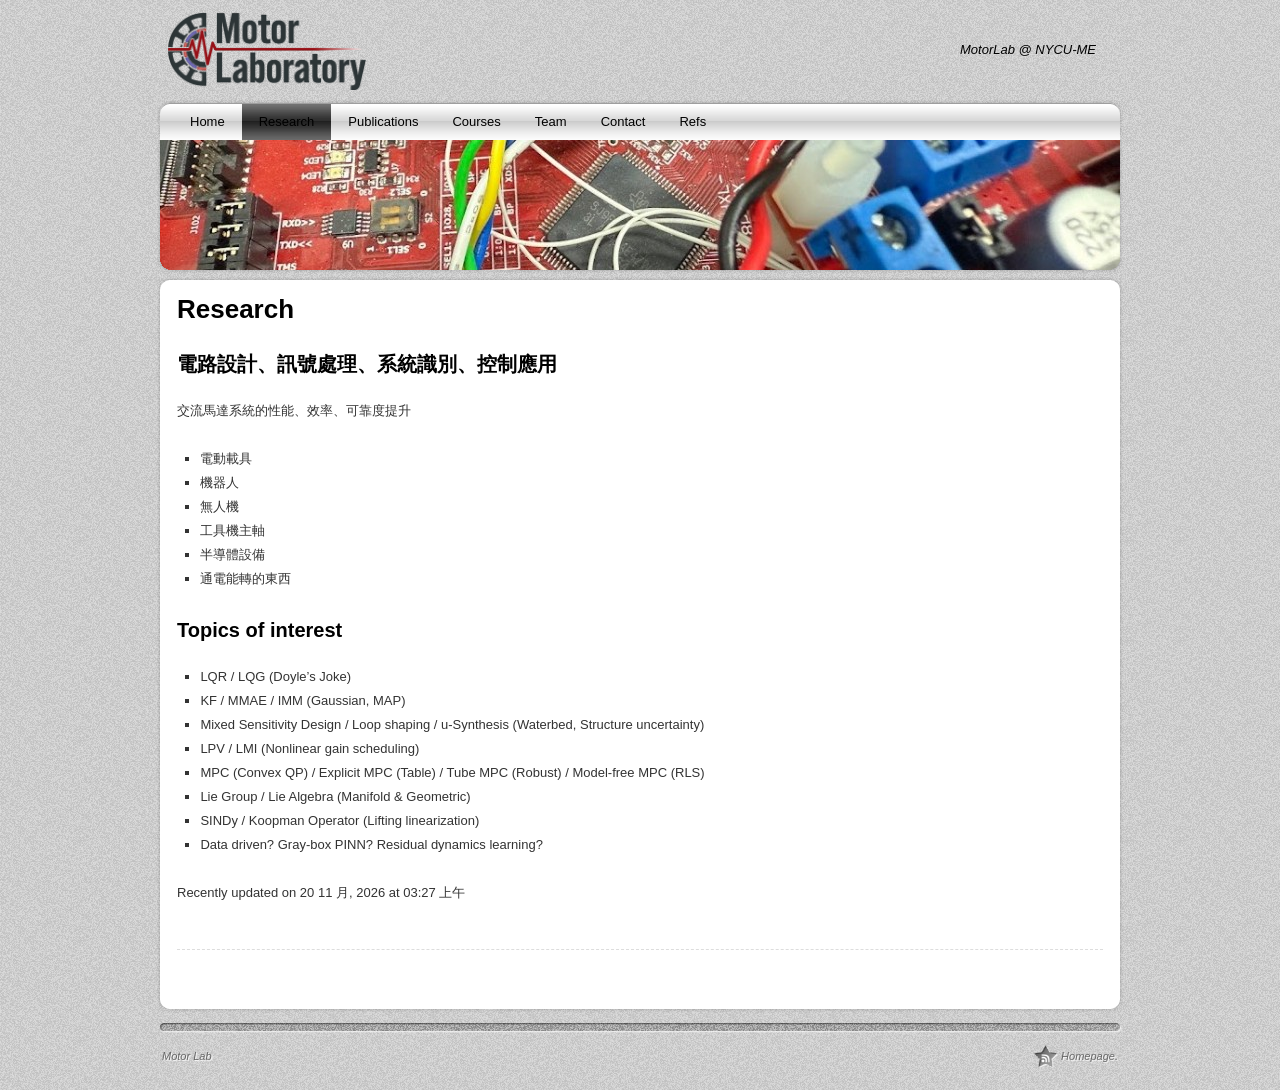
<file: research/index.html>
<!DOCTYPE html>
<html lang="zh-TW">
<head><meta charset="UTF-8">

<meta name="viewport" content="width=device-width, initial-scale=1">
<title>Research – Motor Lab</title>
<meta name="robots" content="max-image-preview:large">
<link rel="alternate" type="application/rss+xml" title="訂閱《Motor Lab》» 資訊提供" href="https://nycumotorlab.github.io/feed/">
<link rel="alternate" type="application/rss+xml" title="訂閱《Motor Lab》» 留言的資訊提供" href="https://nycumotorlab.github.io/comments/feed/">
<link rel="alternate" title="oEmbed (JSON)" type="application/json+oembed" href="https://nycumotorlab.github.io/wp-json/oembed/1.0/embed?url=https%3A%2F%2Fnycumotorlab.github.io%2Fresearch%2F">
<link rel="alternate" title="oEmbed (XML)" type="text/xml+oembed" href="https://nycumotorlab.github.io/wp-json/oembed/1.0/embed?url=https%3A%2F%2Fnycumotorlab.github.io%2Fresearch%2F&amp;format=xml">
<style id="wp-img-auto-sizes-contain-inline-css">
img:is([sizes=auto i],[sizes^="auto," i]){contain-intrinsic-size:3000px 1500px}
/*# sourceURL=wp-img-auto-sizes-contain-inline-css */
</style>
<style id="wp-emoji-styles-inline-css">

	img.wp-smiley, img.emoji {
		display: inline !important;
		border: none !important;
		box-shadow: none !important;
		height: 1em !important;
		width: 1em !important;
		margin: 0 0.07em !important;
		vertical-align: -0.1em !important;
		background: none !important;
		padding: 0 !important;
	}
/*# sourceURL=wp-emoji-styles-inline-css */
</style>
<style id="wp-block-library-inline-css">
:root{--wp-block-synced-color:#7a00df;--wp-block-synced-color--rgb:122,0,223;--wp-bound-block-color:var(--wp-block-synced-color);--wp-editor-canvas-background:#ddd;--wp-admin-theme-color:#007cba;--wp-admin-theme-color--rgb:0,124,186;--wp-admin-theme-color-darker-10:#006ba1;--wp-admin-theme-color-darker-10--rgb:0,107,160.5;--wp-admin-theme-color-darker-20:#005a87;--wp-admin-theme-color-darker-20--rgb:0,90,135;--wp-admin-border-width-focus:2px}@media (min-resolution:192dpi){:root{--wp-admin-border-width-focus:1.5px}}.wp-element-button{cursor:pointer}:root .has-very-light-gray-background-color{background-color:#eee}:root .has-very-dark-gray-background-color{background-color:#313131}:root .has-very-light-gray-color{color:#eee}:root .has-very-dark-gray-color{color:#313131}:root .has-vivid-green-cyan-to-vivid-cyan-blue-gradient-background{background:linear-gradient(135deg,#00d084,#0693e3)}:root .has-purple-crush-gradient-background{background:linear-gradient(135deg,#34e2e4,#4721fb 50%,#ab1dfe)}:root .has-hazy-dawn-gradient-background{background:linear-gradient(135deg,#faaca8,#dad0ec)}:root .has-subdued-olive-gradient-background{background:linear-gradient(135deg,#fafae1,#67a671)}:root .has-atomic-cream-gradient-background{background:linear-gradient(135deg,#fdd79a,#004a59)}:root .has-nightshade-gradient-background{background:linear-gradient(135deg,#330968,#31cdcf)}:root .has-midnight-gradient-background{background:linear-gradient(135deg,#020381,#2874fc)}:root{--wp--preset--font-size--normal:16px;--wp--preset--font-size--huge:42px}.has-regular-font-size{font-size:1em}.has-larger-font-size{font-size:2.625em}.has-normal-font-size{font-size:var(--wp--preset--font-size--normal)}.has-huge-font-size{font-size:var(--wp--preset--font-size--huge)}:root .has-text-align-center{text-align:center}:root .has-text-align-left{text-align:left}:root .has-text-align-right{text-align:right}.has-fit-text{white-space:nowrap!important}#end-resizable-editor-section{display:none}.aligncenter{clear:both}.items-justified-left{justify-content:flex-start}.items-justified-center{justify-content:center}.items-justified-right{justify-content:flex-end}.items-justified-space-between{justify-content:space-between}.screen-reader-text{word-wrap:normal!important;border:0;clip-path:inset(50%);height:1px;margin:-1px;overflow:hidden;padding:0;position:absolute;width:1px;word-break:normal!important}.screen-reader-text:focus{background-color:#ddd;clip-path:none;color:#444;display:block;font-size:1em;height:auto;left:5px;line-height:normal;padding:15px 23px 14px;text-decoration:none;top:5px;width:auto;z-index:100000}html :where(.has-border-color){border-style:solid}html :where([style^=border-color],[style*=";border-color"],[style*="; border-color"]){border-style:solid}html :where([style^=border-top-color],[style*=";border-top-color"],[style*="; border-top-color"]){border-top-style:solid}html :where([style^=border-right-color],[style*=";border-right-color"],[style*="; border-right-color"]){border-right-style:solid}html :where([style^=border-bottom-color],[style*=";border-bottom-color"],[style*="; border-bottom-color"]){border-bottom-style:solid}html :where([style^=border-left-color],[style*=";border-left-color"],[style*="; border-left-color"]){border-left-style:solid}html :where([style^=border-width],[style*=";border-width"],[style*="; border-width"]){border-style:solid}html :where([style^=border-top-width],[style*=";border-top-width"],[style*="; border-top-width"]){border-top-style:solid}html :where([style^=border-right-width],[style*=";border-right-width"],[style*="; border-right-width"]){border-right-style:solid}html :where([style^=border-bottom-width],[style*=";border-bottom-width"],[style*="; border-bottom-width"]){border-bottom-style:solid}html :where([style^=border-left-width],[style*=";border-left-width"],[style*="; border-left-width"]){border-left-style:solid}html :where(img[class*=wp-image-]){height:auto;max-width:100%}:where(figure){margin:0 0 1em}html :where(.is-position-sticky){--wp-admin--admin-bar--position-offset:var(--wp-admin--admin-bar--height,0px)}@media screen and (max-width:600px){html :where(.is-position-sticky){--wp-admin--admin-bar--position-offset:0px}}

/*# sourceURL=/wp-includes/css/dist/block-library/common.min.css */
</style>
<style id="wp-block-heading-inline-css">
h1:where(.wp-block-heading).has-background,h2:where(.wp-block-heading).has-background,h3:where(.wp-block-heading).has-background,h4:where(.wp-block-heading).has-background,h5:where(.wp-block-heading).has-background,h6:where(.wp-block-heading).has-background{padding:1.25em 2.375em}h1.has-text-align-left[style*=writing-mode]:where([style*=vertical-lr]),h1.has-text-align-right[style*=writing-mode]:where([style*=vertical-rl]),h2.has-text-align-left[style*=writing-mode]:where([style*=vertical-lr]),h2.has-text-align-right[style*=writing-mode]:where([style*=vertical-rl]),h3.has-text-align-left[style*=writing-mode]:where([style*=vertical-lr]),h3.has-text-align-right[style*=writing-mode]:where([style*=vertical-rl]),h4.has-text-align-left[style*=writing-mode]:where([style*=vertical-lr]),h4.has-text-align-right[style*=writing-mode]:where([style*=vertical-rl]),h5.has-text-align-left[style*=writing-mode]:where([style*=vertical-lr]),h5.has-text-align-right[style*=writing-mode]:where([style*=vertical-rl]),h6.has-text-align-left[style*=writing-mode]:where([style*=vertical-lr]),h6.has-text-align-right[style*=writing-mode]:where([style*=vertical-rl]){rotate:180deg}
/*# sourceURL=https://nycumotorlab.github.io/wp-includes/blocks/heading/style.min.css */
</style>
<style id="wp-block-list-inline-css">
ol,ul{box-sizing:border-box}:root :where(.wp-block-list.has-background){padding:1.25em 2.375em}
/*# sourceURL=https://nycumotorlab.github.io/wp-includes/blocks/list/style.min.css */
</style>
<style id="wp-block-paragraph-inline-css">
.is-small-text{font-size:.875em}.is-regular-text{font-size:1em}.is-large-text{font-size:2.25em}.is-larger-text{font-size:3em}.has-drop-cap:not(:focus):first-letter{float:left;font-size:8.4em;font-style:normal;font-weight:100;line-height:.68;margin:.05em .1em 0 0;text-transform:uppercase}body.rtl .has-drop-cap:not(:focus):first-letter{float:none;margin-left:.1em}p.has-drop-cap.has-background{overflow:hidden}:root :where(p.has-background){padding:1.25em 2.375em}:where(p.has-text-color:not(.has-link-color)) a{color:inherit}p.has-text-align-left[style*="writing-mode:vertical-lr"],p.has-text-align-right[style*="writing-mode:vertical-rl"]{rotate:180deg}
/*# sourceURL=https://nycumotorlab.github.io/wp-includes/blocks/paragraph/style.min.css */
</style>

<style id="classic-theme-styles-inline-css">
/*! This file is auto-generated */
.wp-block-button__link{color:#fff;background-color:#32373c;border-radius:9999px;box-shadow:none;text-decoration:none;padding:calc(.667em + 2px) calc(1.333em + 2px);font-size:1.125em}.wp-block-file__button{background:#32373c;color:#fff;text-decoration:none}
/*# sourceURL=/wp-includes/css/classic-themes.min.css */
</style>

<style id="global-styles-inline-css">
:root{--wp--preset--aspect-ratio--square: 1;--wp--preset--aspect-ratio--4-3: 4/3;--wp--preset--aspect-ratio--3-4: 3/4;--wp--preset--aspect-ratio--3-2: 3/2;--wp--preset--aspect-ratio--2-3: 2/3;--wp--preset--aspect-ratio--16-9: 16/9;--wp--preset--aspect-ratio--9-16: 9/16;--wp--preset--color--black: #000000;--wp--preset--color--cyan-bluish-gray: #abb8c3;--wp--preset--color--white: #ffffff;--wp--preset--color--pale-pink: #f78da7;--wp--preset--color--vivid-red: #cf2e2e;--wp--preset--color--luminous-vivid-orange: #ff6900;--wp--preset--color--luminous-vivid-amber: #fcb900;--wp--preset--color--light-green-cyan: #7bdcb5;--wp--preset--color--vivid-green-cyan: #00d084;--wp--preset--color--pale-cyan-blue: #8ed1fc;--wp--preset--color--vivid-cyan-blue: #0693e3;--wp--preset--color--vivid-purple: #9b51e0;--wp--preset--gradient--vivid-cyan-blue-to-vivid-purple: linear-gradient(135deg,rgb(6,147,227) 0%,rgb(155,81,224) 100%);--wp--preset--gradient--light-green-cyan-to-vivid-green-cyan: linear-gradient(135deg,rgb(122,220,180) 0%,rgb(0,208,130) 100%);--wp--preset--gradient--luminous-vivid-amber-to-luminous-vivid-orange: linear-gradient(135deg,rgb(252,185,0) 0%,rgb(255,105,0) 100%);--wp--preset--gradient--luminous-vivid-orange-to-vivid-red: linear-gradient(135deg,rgb(255,105,0) 0%,rgb(207,46,46) 100%);--wp--preset--gradient--very-light-gray-to-cyan-bluish-gray: linear-gradient(135deg,rgb(238,238,238) 0%,rgb(169,184,195) 100%);--wp--preset--gradient--cool-to-warm-spectrum: linear-gradient(135deg,rgb(74,234,220) 0%,rgb(151,120,209) 20%,rgb(207,42,186) 40%,rgb(238,44,130) 60%,rgb(251,105,98) 80%,rgb(254,248,76) 100%);--wp--preset--gradient--blush-light-purple: linear-gradient(135deg,rgb(255,206,236) 0%,rgb(152,150,240) 100%);--wp--preset--gradient--blush-bordeaux: linear-gradient(135deg,rgb(254,205,165) 0%,rgb(254,45,45) 50%,rgb(107,0,62) 100%);--wp--preset--gradient--luminous-dusk: linear-gradient(135deg,rgb(255,203,112) 0%,rgb(199,81,192) 50%,rgb(65,88,208) 100%);--wp--preset--gradient--pale-ocean: linear-gradient(135deg,rgb(255,245,203) 0%,rgb(182,227,212) 50%,rgb(51,167,181) 100%);--wp--preset--gradient--electric-grass: linear-gradient(135deg,rgb(202,248,128) 0%,rgb(113,206,126) 100%);--wp--preset--gradient--midnight: linear-gradient(135deg,rgb(2,3,129) 0%,rgb(40,116,252) 100%);--wp--preset--font-size--small: 13px;--wp--preset--font-size--medium: 20px;--wp--preset--font-size--large: 36px;--wp--preset--font-size--x-large: 42px;--wp--preset--spacing--20: 0.44rem;--wp--preset--spacing--30: 0.67rem;--wp--preset--spacing--40: 1rem;--wp--preset--spacing--50: 1.5rem;--wp--preset--spacing--60: 2.25rem;--wp--preset--spacing--70: 3.38rem;--wp--preset--spacing--80: 5.06rem;--wp--preset--shadow--natural: 6px 6px 9px rgba(0, 0, 0, 0.2);--wp--preset--shadow--deep: 12px 12px 50px rgba(0, 0, 0, 0.4);--wp--preset--shadow--sharp: 6px 6px 0px rgba(0, 0, 0, 0.2);--wp--preset--shadow--outlined: 6px 6px 0px -3px rgb(255, 255, 255), 6px 6px rgb(0, 0, 0);--wp--preset--shadow--crisp: 6px 6px 0px rgb(0, 0, 0);}.wp-block-button{--wp--preset--dimension--25: 25%;--wp--preset--dimension--50: 50%;--wp--preset--dimension--75: 75%;--wp--preset--dimension--100: 100%;}:where(body) { margin: 0; }:where(.is-layout-flex){gap: 0.5em;}:where(.is-layout-grid){gap: 0.5em;}body .is-layout-flex{display: flex;}.is-layout-flex{flex-wrap: wrap;align-items: center;}.is-layout-flex > :is(*, div){margin: 0;}body .is-layout-grid{display: grid;}.is-layout-grid > :is(*, div){margin: 0;}body{padding-top: 0px;padding-right: 0px;padding-bottom: 0px;padding-left: 0px;}:root :where(.wp-element-button, .wp-block-button__link){background-color: #32373c;border-width: 0;color: #fff;font-family: inherit;font-size: inherit;font-style: inherit;font-weight: inherit;letter-spacing: inherit;line-height: inherit;padding-top: calc(0.667em + 2px);padding-right: calc(1.333em + 2px);padding-bottom: calc(0.667em + 2px);padding-left: calc(1.333em + 2px);text-decoration: none;text-transform: inherit;}.has-black-color{color: var(--wp--preset--color--black) !important;}.has-cyan-bluish-gray-color{color: var(--wp--preset--color--cyan-bluish-gray) !important;}.has-white-color{color: var(--wp--preset--color--white) !important;}.has-pale-pink-color{color: var(--wp--preset--color--pale-pink) !important;}.has-vivid-red-color{color: var(--wp--preset--color--vivid-red) !important;}.has-luminous-vivid-orange-color{color: var(--wp--preset--color--luminous-vivid-orange) !important;}.has-luminous-vivid-amber-color{color: var(--wp--preset--color--luminous-vivid-amber) !important;}.has-light-green-cyan-color{color: var(--wp--preset--color--light-green-cyan) !important;}.has-vivid-green-cyan-color{color: var(--wp--preset--color--vivid-green-cyan) !important;}.has-pale-cyan-blue-color{color: var(--wp--preset--color--pale-cyan-blue) !important;}.has-vivid-cyan-blue-color{color: var(--wp--preset--color--vivid-cyan-blue) !important;}.has-vivid-purple-color{color: var(--wp--preset--color--vivid-purple) !important;}.has-black-background-color{background-color: var(--wp--preset--color--black) !important;}.has-cyan-bluish-gray-background-color{background-color: var(--wp--preset--color--cyan-bluish-gray) !important;}.has-white-background-color{background-color: var(--wp--preset--color--white) !important;}.has-pale-pink-background-color{background-color: var(--wp--preset--color--pale-pink) !important;}.has-vivid-red-background-color{background-color: var(--wp--preset--color--vivid-red) !important;}.has-luminous-vivid-orange-background-color{background-color: var(--wp--preset--color--luminous-vivid-orange) !important;}.has-luminous-vivid-amber-background-color{background-color: var(--wp--preset--color--luminous-vivid-amber) !important;}.has-light-green-cyan-background-color{background-color: var(--wp--preset--color--light-green-cyan) !important;}.has-vivid-green-cyan-background-color{background-color: var(--wp--preset--color--vivid-green-cyan) !important;}.has-pale-cyan-blue-background-color{background-color: var(--wp--preset--color--pale-cyan-blue) !important;}.has-vivid-cyan-blue-background-color{background-color: var(--wp--preset--color--vivid-cyan-blue) !important;}.has-vivid-purple-background-color{background-color: var(--wp--preset--color--vivid-purple) !important;}.has-black-border-color{border-color: var(--wp--preset--color--black) !important;}.has-cyan-bluish-gray-border-color{border-color: var(--wp--preset--color--cyan-bluish-gray) !important;}.has-white-border-color{border-color: var(--wp--preset--color--white) !important;}.has-pale-pink-border-color{border-color: var(--wp--preset--color--pale-pink) !important;}.has-vivid-red-border-color{border-color: var(--wp--preset--color--vivid-red) !important;}.has-luminous-vivid-orange-border-color{border-color: var(--wp--preset--color--luminous-vivid-orange) !important;}.has-luminous-vivid-amber-border-color{border-color: var(--wp--preset--color--luminous-vivid-amber) !important;}.has-light-green-cyan-border-color{border-color: var(--wp--preset--color--light-green-cyan) !important;}.has-vivid-green-cyan-border-color{border-color: var(--wp--preset--color--vivid-green-cyan) !important;}.has-pale-cyan-blue-border-color{border-color: var(--wp--preset--color--pale-cyan-blue) !important;}.has-vivid-cyan-blue-border-color{border-color: var(--wp--preset--color--vivid-cyan-blue) !important;}.has-vivid-purple-border-color{border-color: var(--wp--preset--color--vivid-purple) !important;}.has-vivid-cyan-blue-to-vivid-purple-gradient-background{background: var(--wp--preset--gradient--vivid-cyan-blue-to-vivid-purple) !important;}.has-light-green-cyan-to-vivid-green-cyan-gradient-background{background: var(--wp--preset--gradient--light-green-cyan-to-vivid-green-cyan) !important;}.has-luminous-vivid-amber-to-luminous-vivid-orange-gradient-background{background: var(--wp--preset--gradient--luminous-vivid-amber-to-luminous-vivid-orange) !important;}.has-luminous-vivid-orange-to-vivid-red-gradient-background{background: var(--wp--preset--gradient--luminous-vivid-orange-to-vivid-red) !important;}.has-very-light-gray-to-cyan-bluish-gray-gradient-background{background: var(--wp--preset--gradient--very-light-gray-to-cyan-bluish-gray) !important;}.has-cool-to-warm-spectrum-gradient-background{background: var(--wp--preset--gradient--cool-to-warm-spectrum) !important;}.has-blush-light-purple-gradient-background{background: var(--wp--preset--gradient--blush-light-purple) !important;}.has-blush-bordeaux-gradient-background{background: var(--wp--preset--gradient--blush-bordeaux) !important;}.has-luminous-dusk-gradient-background{background: var(--wp--preset--gradient--luminous-dusk) !important;}.has-pale-ocean-gradient-background{background: var(--wp--preset--gradient--pale-ocean) !important;}.has-electric-grass-gradient-background{background: var(--wp--preset--gradient--electric-grass) !important;}.has-midnight-gradient-background{background: var(--wp--preset--gradient--midnight) !important;}.has-small-font-size{font-size: var(--wp--preset--font-size--small) !important;}.has-medium-font-size{font-size: var(--wp--preset--font-size--medium) !important;}.has-large-font-size{font-size: var(--wp--preset--font-size--large) !important;}.has-x-large-font-size{font-size: var(--wp--preset--font-size--x-large) !important;}
/*# sourceURL=global-styles-inline-css */
</style>

<link rel="stylesheet" id="newstone-css" href="https://nycumotorlab.github.io/wp-content/themes/newstone/style.css?ver=1.0.8" media="all">
<link rel="https://api.w.org/" href="https://nycumotorlab.github.io/wp-json/"><link rel="alternate" title="JSON" type="application/json" href="https://nycumotorlab.github.io/wp-json/wp/v2/pages/153"><link rel="EditURI" type="application/rsd+xml" title="RSD" href="https://nycumotorlab.github.io/xmlrpc.php?rsd">
<meta name="generator" content="WordPress 7.1.5">
<link rel="canonical" href="https://nycumotorlab.github.io/research/">
<link rel="shortlink" href="https://nycumotorlab.github.io/?p=153">
<!-- Google tag (gtag.js) -->
<script async src="https://www.googletagmanager.com/gtag/js?id=G-LTXRGV6QMH"></script>
<script>
  window.dataLayer = window.dataLayer || [];
  function gtag(){dataLayer.push(arguments);}
  gtag('js', new Date());

  gtag('config', 'G-LTXRGV6QMH');
</script><style id="custom-background-css">
body.custom-background { background-color: #0a0700; }
</style>
<script>(function() {
    function preventBackspace(event) {
        if (event.key === 'Backspace' || event.keyCode === 8) {
            let target = event.target;
            let tagName = target.tagName.toLowerCase();
            
            // 如果游標不在文字輸入框，且不在可編輯的內容區（如傳統編輯器本體）
            if (tagName !== 'input' && tagName !== 'textarea' && !target.isContentEditable) {
                event.preventDefault();
            }
        }
    }

    // 1. 攔截主網頁、外層工具列、標題列的 Backspace
    document.addEventListener('keydown', preventBackspace);

    // 2. 專門攻破傳統編輯器的 iframe，潛入內部進行攔截
    window.addEventListener('load', function() {
        // 尋找傳統編輯器的文字區域 iframe
        let editorIframe = document.getElementById('content_ifr');
        if (editorIframe && editorIframe.contentWindow) {
            try {
                editorIframe.contentWindow.document.addEventListener('keydown', preventBackspace);
            } catch (e) {
                console.log('傳統編輯器防禦載入失敗，可能存在同源限制。');
            }
        }
    });
})();
</script><link rel="icon" href="https://nycumotorlab.github.io/wp-content/uploads/2026/05/1150328_MotorLab_Logo_Transp_Large_cr.png" sizes="32x32">
<link rel="icon" href="https://nycumotorlab.github.io/wp-content/uploads/2026/05/1150328_MotorLab_Logo_Transp_Large_cr.png" sizes="192x192">
<link rel="apple-touch-icon" href="https://nycumotorlab.github.io/wp-content/uploads/2026/05/1150328_MotorLab_Logo_Transp_Large_cr.png">
<meta name="msapplication-TileImage" content="https://nycumotorlab.github.io/wp-content/uploads/2026/05/1150328_MotorLab_Logo_Transp_Large_cr.png">
</head>
<body class="wp-singular page-template page-template-template-onecolumn page-template-template-onecolumn-php page page-id-153 custom-background wp-custom-logo wp-embed-responsive wp-theme-newstone">
<div id="wrapper" class="base_bg">
	<div id="newstone">
		<div id="mobile-bar">
							<span id="mobile-bar-logo"><a href="https://nycumotorlab.github.io/" class="custom-logo-link" rel="home"><img width="410" height="163" src="https://nycumotorlab.github.io/wp-content/uploads/2026/05/1150328_MotorLab_Logo_Transp_Small.png" class="custom-logo" alt="Motor Lab" decoding="async" fetchpriority="high"></a></span>
						<button id="menu-toggle" class="menu-toggle" type="button" aria-controls="the_menu" aria-expanded="false" aria-label="Toggle navigation menu">
				<span class="menu-toggle-box">
					<span class="menu-toggle-bar"></span>
					<span class="menu-toggle-bar"></span>
					<span class="menu-toggle-bar"></span>
				</span>
			</button>
		</div>
		<div id="header-info">
			<div id="header-info-left">
				<div id="site-logo"><a href="https://nycumotorlab.github.io/" class="custom-logo-link" rel="home"><img width="410" height="163" src="https://nycumotorlab.github.io/wp-content/uploads/2026/05/1150328_MotorLab_Logo_Transp_Small.png" class="custom-logo" alt="Motor Lab" decoding="async"></a></div>			</div>
			<div id="header-info-right">
									<div id="site-description">MotorLab @ NYCU-ME</div>
							</div>
			<div class="clearboth"></div>
		</div>
		<div id="header">
			<div id="the_menu" class="layout">
				<div class="menu_bar"><ul id="menu-primary-menu" class="menu"><li id="menu-item-149" class="menu-item menu-item-type-post_type menu-item-object-page menu-item-home menu-item-149"><a href="https://nycumotorlab.github.io/">Home</a></li>
<li id="menu-item-159" class="menu-item menu-item-type-post_type menu-item-object-page current-menu-item page_item page-item-153 current_page_item menu-item-has-children menu-item-159"><a href="https://nycumotorlab.github.io/research/" aria-current="page">Research</a>
<ul class="sub-menu">
	<li id="menu-item-406" class="menu-item menu-item-type-post_type menu-item-object-page menu-item-406"><a href="https://nycumotorlab.github.io/115-%E9%AB%98%E6%95%99%E6%B7%B1%E8%80%95%E8%A8%88%E7%95%AB-%E4%BB%BF%E7%94%9F%E9%A9%85%E5%8B%95%E8%88%87%E6%84%9F%E6%B8%AC%E6%8A%80%E8%A1%93%E6%95%B4%E5%90%88/">115-高教深耕計畫-仿生驅動與感測技術整合</a></li>
	<li id="menu-item-414" class="menu-item menu-item-type-post_type menu-item-object-page menu-item-414"><a href="https://nycumotorlab.github.io/116118-%E7%94%A2%E5%AD%B8%E8%A8%88%E7%95%AB-gogoro%E7%9D%BF%E8%83%BD%E5%89%B5%E6%84%8F/">116~118-產學計畫-gogoro睿能創意</a></li>
</ul>
</li>
<li id="menu-item-426" class="menu-item menu-item-type-post_type menu-item-object-page menu-item-has-children menu-item-426"><a href="https://nycumotorlab.github.io/publications/">Publications</a>
<ul class="sub-menu">
	<li id="menu-item-384" class="menu-item menu-item-type-post_type menu-item-object-page menu-item-384"><a href="https://nycumotorlab.github.io/publication-checklist/">Manuscript Checklist</a></li>
</ul>
</li>
<li id="menu-item-158" class="menu-item menu-item-type-post_type menu-item-object-page menu-item-158"><a href="https://nycumotorlab.github.io/courses/">Courses</a></li>
<li id="menu-item-160" class="menu-item menu-item-type-post_type menu-item-object-page menu-item-has-children menu-item-160"><a href="https://nycumotorlab.github.io/team/">Team</a>
<ul class="sub-menu">
	<li id="menu-item-284" class="menu-item menu-item-type-post_type menu-item-object-page menu-item-284"><a href="https://nycumotorlab.github.io/%E6%89%BE%E8%80%81%E5%B8%AB%E6%87%B6%E4%BA%BA%E5%8C%85/">Join Us</a></li>
</ul>
</li>
<li id="menu-item-180" class="menu-item menu-item-type-post_type menu-item-object-page menu-item-180"><a href="https://nycumotorlab.github.io/contact/">Contact</a></li>
<li id="menu-item-349" class="menu-item menu-item-type-post_type menu-item-object-page menu-item-349"><a href="https://nycumotorlab.github.io/refs/">Refs</a></li>
</ul></div>			</div>
			<div id="feature-image" class="bg">
								<div id="show-feature-image" style="background:url(https://nycumotorlab.github.io/wp-content/uploads/2026/07/IMG_8522cr.jpg)"></div>
								<div id="feature-image-frame"></div>
			</div>
			<div id="header-shadow" class="layout"></div>
		</div>
		<div id="main">		<div id="mainbox-fullwidth" class="bg">
			<div class="main-fullwidth-layout-top layout"></div>
			<div id="content" role="main">

			
				
				<div id="post-153" class="post-153 page type-page status-publish hentry">

					
					<h1>Research</h1>

					
					<div class="post-content">
						
<h3 class="wp-block-heading">電路設計、訊號處理、系統識別、控制應用</h3>



<p class="wp-block-paragraph">交流馬達系統的性能、效率、可靠度提升</p>



<ul class="wp-block-list">
<li>電動載具</li>



<li>機器人</li>



<li>無人機</li>



<li>工具機主軸</li>



<li>半導體設備</li>



<li>通電能轉的東西</li>
</ul>



<h3 class="wp-block-heading">Topics of interest</h3>



<ul class="wp-block-list">
<li>LQR / LQG (Doyle’s Joke)</li>



<li>KF / MMAE / IMM (Gaussian, MAP)</li>



<li>Mixed Sensitivity Design / Loop shaping / u-Synthesis (Waterbed, Structure uncertainty)</li>



<li>LPV / LMI (Nonlinear gain scheduling)</li>



<li>MPC (Convex QP) / Explicit MPC (Table)  / Tube MPC (Robust) / Model-free MPC (RLS)</li>



<li>Lie Group / Lie Algebra (Manifold &amp; Geometric)</li>



<li>SINDy / Koopman Operator (Lifting linearization)</li>



<li>Data driven? Gray-box PINN? Residual dynamics learning?</li>
</ul>



<p class="wp-block-paragraph"></p>
<p class="last-updated-date">Recently updated on 20 11 月, 2026 at 03:27 上午</p>											</div>
						
					<div class="post-meta">
											</div>
				</div>

								<div id="comments">

					
					
					
				</div>
				
			
			</div>
			<div class="main-fullwidth-layout-bottom layout"></div>
		</div>
		</div>
		<div id="footer">
						<div class="footer-line layout"></div>
			<div id="credit">
				<div id="credit-left">
					<div id="site-info"><a href="https://nycumotorlab.github.io/">Motor Lab</a></div>
				</div>

				<div id="credit-right">
					<div id="theme-designer" class="icon"><a href="https://nycumotorlab.github.io/">Homepage</a>.</div>
				</div>

			</div>
			<div class="clearboth"></div>
		</div>
	</div>
</div>
<script type="speculationrules">
{"prefetch":[{"source":"document","where":{"and":[{"href_matches":"/nycumotorlab/*"},{"not":{"href_matches":["/nycumotorlab/wp-*.php","/nycumotorlab/wp-admin/*","/nycumotorlab/wp-content/uploads/*","/nycumotorlab/wp-content/*","/nycumotorlab/wp-content/plugins/*","/nycumotorlab/wp-content/themes/newstone/*","/nycumotorlab/*\\?(.+)"]}},{"not":{"selector_matches":"a[rel~=\"nofollow\"]"}},{"not":{"selector_matches":".no-prefetch, .no-prefetch a"}}]},"eagerness":"conservative"}]}
</script>
<script id="newstone-navigation-js" src="https://nycumotorlab.github.io/wp-content/themes/newstone/js/navigation.js?ver=2.0.2"></script>
<script id="wp-emoji-settings" type="application/json">
{"baseUrl":"https://s.w.org/images/core/emoji/17.0.2/72x72/","ext":".png","svgUrl":"https://s.w.org/images/core/emoji/17.0.2/svg/","svgExt":".svg","source":{"concatemoji":"https://nycumotorlab.github.io/wp-includes/js/wp-emoji-release.min.js?ver=7.1.5"}}
</script>
<script type="module">
/*! This file is auto-generated */
var e="script#wp-emoji-settings",t=document.querySelector(e);if(!(t instanceof HTMLScriptElement))throw new Error("Element missing: "+e);const r=JSON.parse(t.text),s=(window._wpemojiSettings=r,"wpEmojiSettingsSupports"),o=["flag","emoji"];function i(e){try{var t={supportTests:e,timestamp:(new Date).valueOf()};sessionStorage.setItem(s,JSON.stringify(t))}catch(e){}}function c(e,t,n){e.clearRect(0,0,e.canvas.width,e.canvas.height),e.fillText(t,0,0);t=new Uint32Array(e.getImageData(0,0,e.canvas.width,e.canvas.height).data);e.clearRect(0,0,e.canvas.width,e.canvas.height),e.fillText(n,0,0);const r=new Uint32Array(e.getImageData(0,0,e.canvas.width,e.canvas.height).data);return t.every((e,t)=>e===r[t])}function p(e,t){e.clearRect(0,0,e.canvas.width,e.canvas.height),e.fillText(t,0,0);var n=e.getImageData(16,16,1,1);for(let e=0;e<n.data.length;e++)if(0!==n.data[e])return!1;return!0}function u(e,t,n,r){switch(t){case"flag":return n(e,"\ud83c\udff3\ufe0f\u200d\u26a7\ufe0f","\ud83c\udff3\ufe0f\u200b\u26a7\ufe0f")?!1:!n(e,"\ud83c\udde8\ud83c\uddf6","\ud83c\udde8\u200b\ud83c\uddf6")&&!n(e,"\ud83c\udff4\udb40\udc67\udb40\udc62\udb40\udc65\udb40\udc6e\udb40\udc67\udb40\udc7f","\ud83c\udff4\u200b\udb40\udc67\u200b\udb40\udc62\u200b\udb40\udc65\u200b\udb40\udc6e\u200b\udb40\udc67\u200b\udb40\udc7f");case"emoji":return!r(e,"\ud83e\u1fac8")}return!1}function f(e,t,n,r){let a;const s=(a="undefined"!=typeof WorkerGlobalScope&&self instanceof WorkerGlobalScope?new OffscreenCanvas(300,150):document.createElement("canvas")).getContext("2d",{willReadFrequently:!0}),o=(s.textBaseline="top",s.font="600 32px Arial",{});return e.forEach(e=>{o[e]=t(s,e,n,r)}),o}function a(e){var t=document.createElement("script");t.src=e,t.defer=!0,document.head.appendChild(t)}r.supports={everything:!0,everythingExceptFlag:!0},new Promise(t=>{let n=function(){try{var e=JSON.parse(sessionStorage.getItem(s));if("object"==typeof e&&"number"==typeof e.timestamp&&(new Date).valueOf()<e.timestamp+604800&&"object"==typeof e.supportTests)return e.supportTests}catch(e){}return null}();if(!n){if("undefined"!=typeof Worker&&"undefined"!=typeof OffscreenCanvas&&"undefined"!=typeof URL&&URL.createObjectURL&&"undefined"!=typeof Blob)try{var e="postMessage("+f.toString()+"("+[JSON.stringify(o),u.toString(),c.toString(),p.toString()].join(",")+"));",r=new Blob([e],{type:"text/javascript"});const a=new Worker(URL.createObjectURL(r),{name:"wpTestEmojiSupports"});return void(a.onmessage=e=>{i(n=e.data),a.terminate(),t(n)})}catch(e){}i(n=f(o,u,c,p))}t(n)}).then(e=>{for(const n in e)r.supports[n]=e[n],r.supports.everything=r.supports.everything&&r.supports[n],"flag"!==n&&(r.supports.everythingExceptFlag=r.supports.everythingExceptFlag&&r.supports[n]);var t;r.supports.everythingExceptFlag=r.supports.everythingExceptFlag&&!r.supports.flag,r.supports.everything||((t=r.source||{}).concatemoji?a(t.concatemoji):t.wpemoji&&t.twemoji&&(a(t.twemoji),a(t.wpemoji)))});
//# sourceURL=https://nycumotorlab.github.io/wp-includes/js/wp-emoji-loader.min.js
</script>
</body>
</html>
</file>
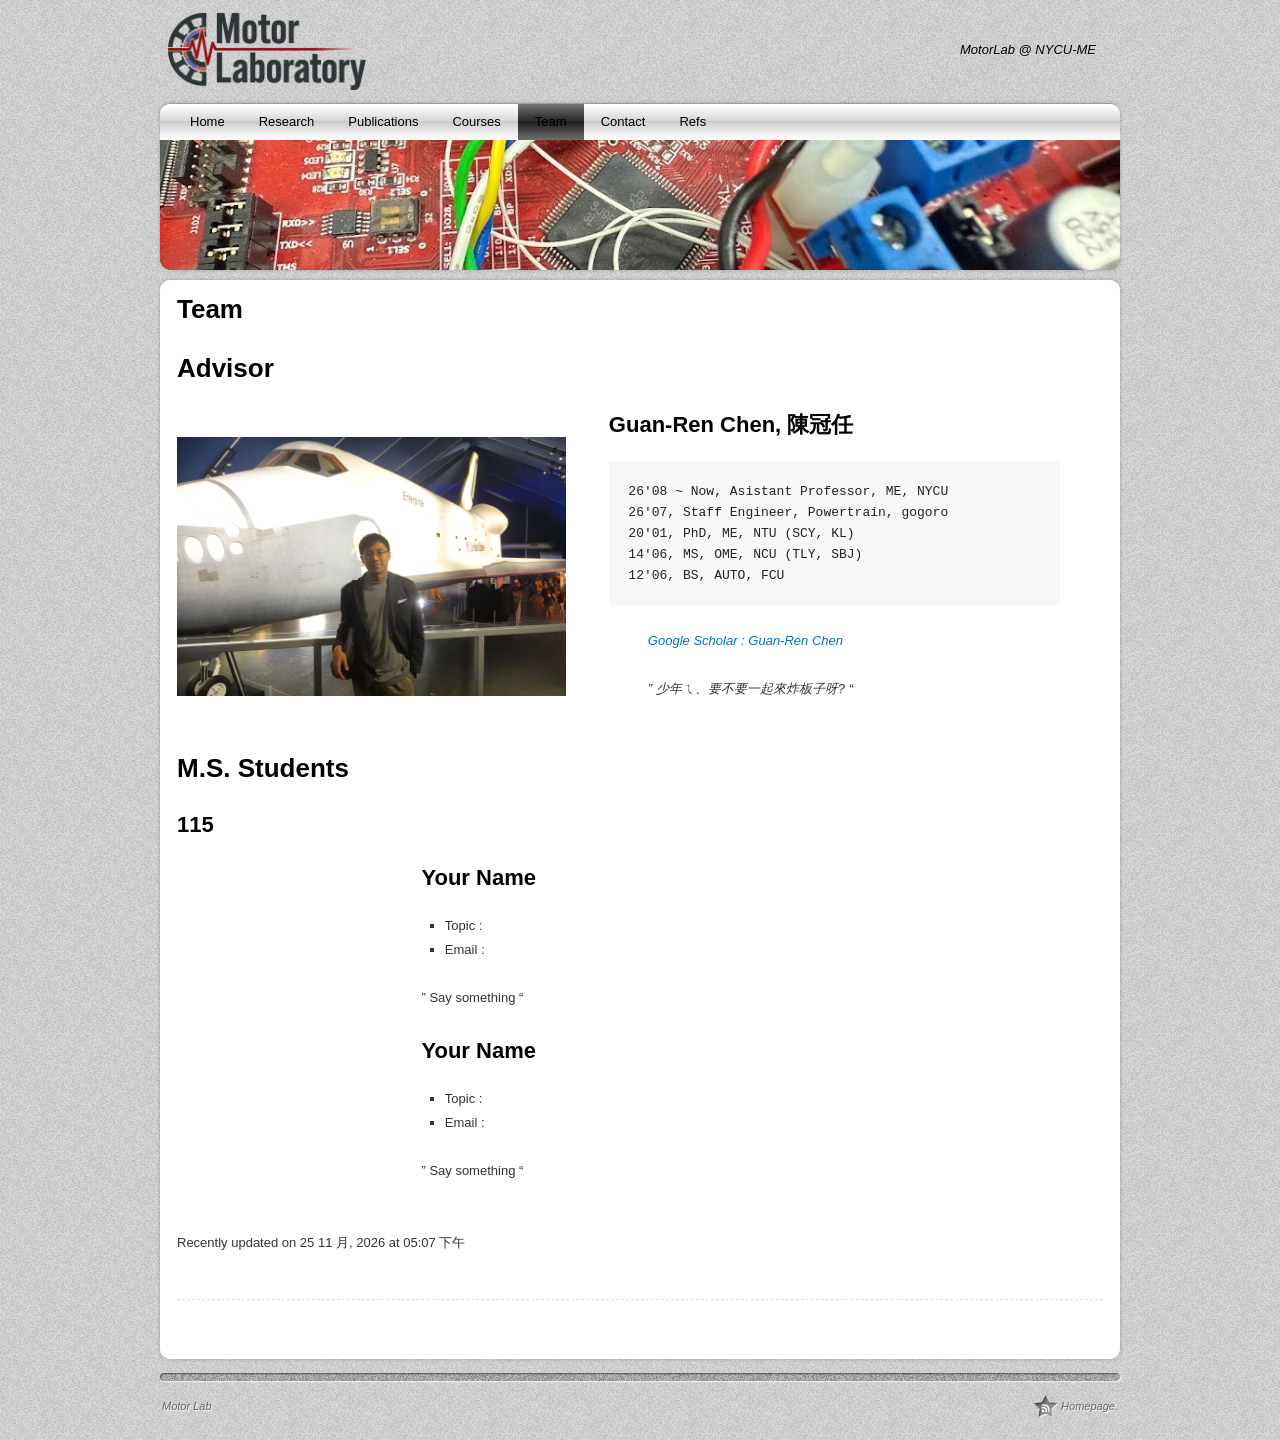
<file: team/index.html>
<!DOCTYPE html>
<html lang="zh-TW">
<head><meta charset="UTF-8">

<meta name="viewport" content="width=device-width, initial-scale=1">
<title>Team – Motor Lab</title>
<meta name="robots" content="max-image-preview:large">
<link rel="alternate" type="application/rss+xml" title="訂閱《Motor Lab》» 資訊提供" href="https://nycumotorlab.github.io/feed/">
<link rel="alternate" type="application/rss+xml" title="訂閱《Motor Lab》» 留言的資訊提供" href="https://nycumotorlab.github.io/comments/feed/">
<link rel="alternate" title="oEmbed (JSON)" type="application/json+oembed" href="https://nycumotorlab.github.io/wp-json/oembed/1.0/embed?url=https%3A%2F%2Fnycumotorlab.github.io%2Fteam%2F">
<link rel="alternate" title="oEmbed (XML)" type="text/xml+oembed" href="https://nycumotorlab.github.io/wp-json/oembed/1.0/embed?url=https%3A%2F%2Fnycumotorlab.github.io%2Fteam%2F&amp;format=xml">
<style id="wp-img-auto-sizes-contain-inline-css">
img:is([sizes=auto i],[sizes^="auto," i]){contain-intrinsic-size:3000px 1500px}
/*# sourceURL=wp-img-auto-sizes-contain-inline-css */
</style>
<style id="wp-emoji-styles-inline-css">

	img.wp-smiley, img.emoji {
		display: inline !important;
		border: none !important;
		box-shadow: none !important;
		height: 1em !important;
		width: 1em !important;
		margin: 0 0.07em !important;
		vertical-align: -0.1em !important;
		background: none !important;
		padding: 0 !important;
	}
/*# sourceURL=wp-emoji-styles-inline-css */
</style>
<style id="wp-block-library-inline-css">
:root{--wp-block-synced-color:#7a00df;--wp-block-synced-color--rgb:122,0,223;--wp-bound-block-color:var(--wp-block-synced-color);--wp-editor-canvas-background:#ddd;--wp-admin-theme-color:#007cba;--wp-admin-theme-color--rgb:0,124,186;--wp-admin-theme-color-darker-10:#006ba1;--wp-admin-theme-color-darker-10--rgb:0,107,160.5;--wp-admin-theme-color-darker-20:#005a87;--wp-admin-theme-color-darker-20--rgb:0,90,135;--wp-admin-border-width-focus:2px}@media (min-resolution:192dpi){:root{--wp-admin-border-width-focus:1.5px}}.wp-element-button{cursor:pointer}:root .has-very-light-gray-background-color{background-color:#eee}:root .has-very-dark-gray-background-color{background-color:#313131}:root .has-very-light-gray-color{color:#eee}:root .has-very-dark-gray-color{color:#313131}:root .has-vivid-green-cyan-to-vivid-cyan-blue-gradient-background{background:linear-gradient(135deg,#00d084,#0693e3)}:root .has-purple-crush-gradient-background{background:linear-gradient(135deg,#34e2e4,#4721fb 50%,#ab1dfe)}:root .has-hazy-dawn-gradient-background{background:linear-gradient(135deg,#faaca8,#dad0ec)}:root .has-subdued-olive-gradient-background{background:linear-gradient(135deg,#fafae1,#67a671)}:root .has-atomic-cream-gradient-background{background:linear-gradient(135deg,#fdd79a,#004a59)}:root .has-nightshade-gradient-background{background:linear-gradient(135deg,#330968,#31cdcf)}:root .has-midnight-gradient-background{background:linear-gradient(135deg,#020381,#2874fc)}:root{--wp--preset--font-size--normal:16px;--wp--preset--font-size--huge:42px}.has-regular-font-size{font-size:1em}.has-larger-font-size{font-size:2.625em}.has-normal-font-size{font-size:var(--wp--preset--font-size--normal)}.has-huge-font-size{font-size:var(--wp--preset--font-size--huge)}:root .has-text-align-center{text-align:center}:root .has-text-align-left{text-align:left}:root .has-text-align-right{text-align:right}.has-fit-text{white-space:nowrap!important}#end-resizable-editor-section{display:none}.aligncenter{clear:both}.items-justified-left{justify-content:flex-start}.items-justified-center{justify-content:center}.items-justified-right{justify-content:flex-end}.items-justified-space-between{justify-content:space-between}.screen-reader-text{word-wrap:normal!important;border:0;clip-path:inset(50%);height:1px;margin:-1px;overflow:hidden;padding:0;position:absolute;width:1px;word-break:normal!important}.screen-reader-text:focus{background-color:#ddd;clip-path:none;color:#444;display:block;font-size:1em;height:auto;left:5px;line-height:normal;padding:15px 23px 14px;text-decoration:none;top:5px;width:auto;z-index:100000}html :where(.has-border-color){border-style:solid}html :where([style^=border-color],[style*=";border-color"],[style*="; border-color"]){border-style:solid}html :where([style^=border-top-color],[style*=";border-top-color"],[style*="; border-top-color"]){border-top-style:solid}html :where([style^=border-right-color],[style*=";border-right-color"],[style*="; border-right-color"]){border-right-style:solid}html :where([style^=border-bottom-color],[style*=";border-bottom-color"],[style*="; border-bottom-color"]){border-bottom-style:solid}html :where([style^=border-left-color],[style*=";border-left-color"],[style*="; border-left-color"]){border-left-style:solid}html :where([style^=border-width],[style*=";border-width"],[style*="; border-width"]){border-style:solid}html :where([style^=border-top-width],[style*=";border-top-width"],[style*="; border-top-width"]){border-top-style:solid}html :where([style^=border-right-width],[style*=";border-right-width"],[style*="; border-right-width"]){border-right-style:solid}html :where([style^=border-bottom-width],[style*=";border-bottom-width"],[style*="; border-bottom-width"]){border-bottom-style:solid}html :where([style^=border-left-width],[style*=";border-left-width"],[style*="; border-left-width"]){border-left-style:solid}html :where(img[class*=wp-image-]){height:auto;max-width:100%}:where(figure){margin:0 0 1em}html :where(.is-position-sticky){--wp-admin--admin-bar--position-offset:var(--wp-admin--admin-bar--height,0px)}@media screen and (max-width:600px){html :where(.is-position-sticky){--wp-admin--admin-bar--position-offset:0px}}

/*# sourceURL=/wp-includes/css/dist/block-library/common.min.css */
</style>
<style id="wp-block-heading-inline-css">
h1:where(.wp-block-heading).has-background,h2:where(.wp-block-heading).has-background,h3:where(.wp-block-heading).has-background,h4:where(.wp-block-heading).has-background,h5:where(.wp-block-heading).has-background,h6:where(.wp-block-heading).has-background{padding:1.25em 2.375em}h1.has-text-align-left[style*=writing-mode]:where([style*=vertical-lr]),h1.has-text-align-right[style*=writing-mode]:where([style*=vertical-rl]),h2.has-text-align-left[style*=writing-mode]:where([style*=vertical-lr]),h2.has-text-align-right[style*=writing-mode]:where([style*=vertical-rl]),h3.has-text-align-left[style*=writing-mode]:where([style*=vertical-lr]),h3.has-text-align-right[style*=writing-mode]:where([style*=vertical-rl]),h4.has-text-align-left[style*=writing-mode]:where([style*=vertical-lr]),h4.has-text-align-right[style*=writing-mode]:where([style*=vertical-rl]),h5.has-text-align-left[style*=writing-mode]:where([style*=vertical-lr]),h5.has-text-align-right[style*=writing-mode]:where([style*=vertical-rl]),h6.has-text-align-left[style*=writing-mode]:where([style*=vertical-lr]),h6.has-text-align-right[style*=writing-mode]:where([style*=vertical-rl]){rotate:180deg}
/*# sourceURL=https://nycumotorlab.github.io/wp-includes/blocks/heading/style.min.css */
</style>
<style id="wp-block-list-inline-css">
ol,ul{box-sizing:border-box}:root :where(.wp-block-list.has-background){padding:1.25em 2.375em}
/*# sourceURL=https://nycumotorlab.github.io/wp-includes/blocks/list/style.min.css */
</style>
<style id="wp-block-media-text-inline-css">
.wp-block-media-text{box-sizing:border-box;direction:ltr;display:grid;grid-template-columns:50% 1fr;grid-template-rows:auto}.wp-block-media-text.has-media-on-the-right{grid-template-columns:1fr 50%}.wp-block-media-text.is-vertically-aligned-top>.wp-block-media-text__content,.wp-block-media-text.is-vertically-aligned-top>.wp-block-media-text__media{align-self:start}.wp-block-media-text.is-vertically-aligned-center>.wp-block-media-text__content,.wp-block-media-text.is-vertically-aligned-center>.wp-block-media-text__media,.wp-block-media-text>.wp-block-media-text__content,.wp-block-media-text>.wp-block-media-text__media{align-self:center}.wp-block-media-text.is-vertically-aligned-bottom>.wp-block-media-text__content,.wp-block-media-text.is-vertically-aligned-bottom>.wp-block-media-text__media{align-self:end}.wp-block-media-text>.wp-block-media-text__media{grid-column:1;grid-row:1;margin:0}.wp-block-media-text>.wp-block-media-text__content{direction:ltr;grid-column:2;grid-row:1;padding:0 8%;word-break:break-word}.wp-block-media-text.has-media-on-the-right>.wp-block-media-text__media{grid-column:2;grid-row:1}.wp-block-media-text.has-media-on-the-right>.wp-block-media-text__content{grid-column:1;grid-row:1}.wp-block-media-text__media a{display:block}.wp-block-media-text__media img,.wp-block-media-text__media video{height:auto;max-width:unset;vertical-align:middle;width:100%}.wp-block-media-text.is-image-fill>.wp-block-media-text__media{background-size:cover;height:100%;min-height:250px}.wp-block-media-text.is-image-fill>.wp-block-media-text__media>a{display:block;height:100%}.wp-block-media-text.is-image-fill>.wp-block-media-text__media img{clip:rect(0,0,0,0);border:0;height:1px;margin:-1px;overflow:hidden;padding:0;position:absolute;width:1px}.wp-block-media-text.is-image-fill-element>.wp-block-media-text__media{height:100%;min-height:250px;position:relative}.wp-block-media-text.is-image-fill-element>.wp-block-media-text__media>a{display:block;height:100%}.wp-block-media-text.is-image-fill-element>.wp-block-media-text__media img{height:100%;-o-object-fit:cover;object-fit:cover;position:absolute;width:100%}@media (max-width:600px){.wp-block-media-text.is-stacked-on-mobile{grid-template-columns:100%!important}.wp-block-media-text.is-stacked-on-mobile>.wp-block-media-text__media{grid-column:1;grid-row:1}.wp-block-media-text.is-stacked-on-mobile>.wp-block-media-text__content{grid-column:1;grid-row:2}}
/*# sourceURL=https://nycumotorlab.github.io/wp-includes/blocks/media-text/style.min.css */
</style>
<style id="wp-block-paragraph-inline-css">
.is-small-text{font-size:.875em}.is-regular-text{font-size:1em}.is-large-text{font-size:2.25em}.is-larger-text{font-size:3em}.has-drop-cap:not(:focus):first-letter{float:left;font-size:8.4em;font-style:normal;font-weight:100;line-height:.68;margin:.05em .1em 0 0;text-transform:uppercase}body.rtl .has-drop-cap:not(:focus):first-letter{float:none;margin-left:.1em}p.has-drop-cap.has-background{overflow:hidden}:root :where(p.has-background){padding:1.25em 2.375em}:where(p.has-text-color:not(.has-link-color)) a{color:inherit}p.has-text-align-left[style*="writing-mode:vertical-lr"],p.has-text-align-right[style*="writing-mode:vertical-rl"]{rotate:180deg}
/*# sourceURL=https://nycumotorlab.github.io/wp-includes/blocks/paragraph/style.min.css */
</style>
<style id="wp-block-preformatted-inline-css">
.wp-block-preformatted{box-sizing:border-box;white-space:pre-wrap}:where(.wp-block-preformatted.has-background){padding:1.25em 2.375em}
/*# sourceURL=https://nycumotorlab.github.io/wp-includes/blocks/preformatted/style.min.css */
</style>
<style id="wp-block-quote-inline-css">
.wp-block-quote{box-sizing:border-box;overflow-wrap:break-word}.wp-block-quote.is-large:where(:not(.is-style-plain)),.wp-block-quote.is-style-large:where(:not(.is-style-plain)){margin-bottom:1em;padding:0 1em}.wp-block-quote.is-large:where(:not(.is-style-plain)) p,.wp-block-quote.is-style-large:where(:not(.is-style-plain)) p{font-size:1.5em;font-style:italic;line-height:1.6}.wp-block-quote.is-large:where(:not(.is-style-plain)) cite,.wp-block-quote.is-large:where(:not(.is-style-plain)) footer,.wp-block-quote.is-style-large:where(:not(.is-style-plain)) cite,.wp-block-quote.is-style-large:where(:not(.is-style-plain)) footer{font-size:1.125em;text-align:right}.wp-block-quote>cite{display:block}
/*# sourceURL=https://nycumotorlab.github.io/wp-includes/blocks/quote/style.min.css */
</style>

<style id="classic-theme-styles-inline-css">
/*! This file is auto-generated */
.wp-block-button__link{color:#fff;background-color:#32373c;border-radius:9999px;box-shadow:none;text-decoration:none;padding:calc(.667em + 2px) calc(1.333em + 2px);font-size:1.125em}.wp-block-file__button{background:#32373c;color:#fff;text-decoration:none}
/*# sourceURL=/wp-includes/css/classic-themes.min.css */
</style>

<style id="global-styles-inline-css">
:root{--wp--preset--aspect-ratio--square: 1;--wp--preset--aspect-ratio--4-3: 4/3;--wp--preset--aspect-ratio--3-4: 3/4;--wp--preset--aspect-ratio--3-2: 3/2;--wp--preset--aspect-ratio--2-3: 2/3;--wp--preset--aspect-ratio--16-9: 16/9;--wp--preset--aspect-ratio--9-16: 9/16;--wp--preset--color--black: #000000;--wp--preset--color--cyan-bluish-gray: #abb8c3;--wp--preset--color--white: #ffffff;--wp--preset--color--pale-pink: #f78da7;--wp--preset--color--vivid-red: #cf2e2e;--wp--preset--color--luminous-vivid-orange: #ff6900;--wp--preset--color--luminous-vivid-amber: #fcb900;--wp--preset--color--light-green-cyan: #7bdcb5;--wp--preset--color--vivid-green-cyan: #00d084;--wp--preset--color--pale-cyan-blue: #8ed1fc;--wp--preset--color--vivid-cyan-blue: #0693e3;--wp--preset--color--vivid-purple: #9b51e0;--wp--preset--gradient--vivid-cyan-blue-to-vivid-purple: linear-gradient(135deg,rgb(6,147,227) 0%,rgb(155,81,224) 100%);--wp--preset--gradient--light-green-cyan-to-vivid-green-cyan: linear-gradient(135deg,rgb(122,220,180) 0%,rgb(0,208,130) 100%);--wp--preset--gradient--luminous-vivid-amber-to-luminous-vivid-orange: linear-gradient(135deg,rgb(252,185,0) 0%,rgb(255,105,0) 100%);--wp--preset--gradient--luminous-vivid-orange-to-vivid-red: linear-gradient(135deg,rgb(255,105,0) 0%,rgb(207,46,46) 100%);--wp--preset--gradient--very-light-gray-to-cyan-bluish-gray: linear-gradient(135deg,rgb(238,238,238) 0%,rgb(169,184,195) 100%);--wp--preset--gradient--cool-to-warm-spectrum: linear-gradient(135deg,rgb(74,234,220) 0%,rgb(151,120,209) 20%,rgb(207,42,186) 40%,rgb(238,44,130) 60%,rgb(251,105,98) 80%,rgb(254,248,76) 100%);--wp--preset--gradient--blush-light-purple: linear-gradient(135deg,rgb(255,206,236) 0%,rgb(152,150,240) 100%);--wp--preset--gradient--blush-bordeaux: linear-gradient(135deg,rgb(254,205,165) 0%,rgb(254,45,45) 50%,rgb(107,0,62) 100%);--wp--preset--gradient--luminous-dusk: linear-gradient(135deg,rgb(255,203,112) 0%,rgb(199,81,192) 50%,rgb(65,88,208) 100%);--wp--preset--gradient--pale-ocean: linear-gradient(135deg,rgb(255,245,203) 0%,rgb(182,227,212) 50%,rgb(51,167,181) 100%);--wp--preset--gradient--electric-grass: linear-gradient(135deg,rgb(202,248,128) 0%,rgb(113,206,126) 100%);--wp--preset--gradient--midnight: linear-gradient(135deg,rgb(2,3,129) 0%,rgb(40,116,252) 100%);--wp--preset--font-size--small: 13px;--wp--preset--font-size--medium: 20px;--wp--preset--font-size--large: 36px;--wp--preset--font-size--x-large: 42px;--wp--preset--spacing--20: 0.44rem;--wp--preset--spacing--30: 0.67rem;--wp--preset--spacing--40: 1rem;--wp--preset--spacing--50: 1.5rem;--wp--preset--spacing--60: 2.25rem;--wp--preset--spacing--70: 3.38rem;--wp--preset--spacing--80: 5.06rem;--wp--preset--shadow--natural: 6px 6px 9px rgba(0, 0, 0, 0.2);--wp--preset--shadow--deep: 12px 12px 50px rgba(0, 0, 0, 0.4);--wp--preset--shadow--sharp: 6px 6px 0px rgba(0, 0, 0, 0.2);--wp--preset--shadow--outlined: 6px 6px 0px -3px rgb(255, 255, 255), 6px 6px rgb(0, 0, 0);--wp--preset--shadow--crisp: 6px 6px 0px rgb(0, 0, 0);}.wp-block-button{--wp--preset--dimension--25: 25%;--wp--preset--dimension--50: 50%;--wp--preset--dimension--75: 75%;--wp--preset--dimension--100: 100%;}:where(body) { margin: 0; }:where(.is-layout-flex){gap: 0.5em;}:where(.is-layout-grid){gap: 0.5em;}body .is-layout-flex{display: flex;}.is-layout-flex{flex-wrap: wrap;align-items: center;}.is-layout-flex > :is(*, div){margin: 0;}body .is-layout-grid{display: grid;}.is-layout-grid > :is(*, div){margin: 0;}body{padding-top: 0px;padding-right: 0px;padding-bottom: 0px;padding-left: 0px;}:root :where(.wp-element-button, .wp-block-button__link){background-color: #32373c;border-width: 0;color: #fff;font-family: inherit;font-size: inherit;font-style: inherit;font-weight: inherit;letter-spacing: inherit;line-height: inherit;padding-top: calc(0.667em + 2px);padding-right: calc(1.333em + 2px);padding-bottom: calc(0.667em + 2px);padding-left: calc(1.333em + 2px);text-decoration: none;text-transform: inherit;}.has-black-color{color: var(--wp--preset--color--black) !important;}.has-cyan-bluish-gray-color{color: var(--wp--preset--color--cyan-bluish-gray) !important;}.has-white-color{color: var(--wp--preset--color--white) !important;}.has-pale-pink-color{color: var(--wp--preset--color--pale-pink) !important;}.has-vivid-red-color{color: var(--wp--preset--color--vivid-red) !important;}.has-luminous-vivid-orange-color{color: var(--wp--preset--color--luminous-vivid-orange) !important;}.has-luminous-vivid-amber-color{color: var(--wp--preset--color--luminous-vivid-amber) !important;}.has-light-green-cyan-color{color: var(--wp--preset--color--light-green-cyan) !important;}.has-vivid-green-cyan-color{color: var(--wp--preset--color--vivid-green-cyan) !important;}.has-pale-cyan-blue-color{color: var(--wp--preset--color--pale-cyan-blue) !important;}.has-vivid-cyan-blue-color{color: var(--wp--preset--color--vivid-cyan-blue) !important;}.has-vivid-purple-color{color: var(--wp--preset--color--vivid-purple) !important;}.has-black-background-color{background-color: var(--wp--preset--color--black) !important;}.has-cyan-bluish-gray-background-color{background-color: var(--wp--preset--color--cyan-bluish-gray) !important;}.has-white-background-color{background-color: var(--wp--preset--color--white) !important;}.has-pale-pink-background-color{background-color: var(--wp--preset--color--pale-pink) !important;}.has-vivid-red-background-color{background-color: var(--wp--preset--color--vivid-red) !important;}.has-luminous-vivid-orange-background-color{background-color: var(--wp--preset--color--luminous-vivid-orange) !important;}.has-luminous-vivid-amber-background-color{background-color: var(--wp--preset--color--luminous-vivid-amber) !important;}.has-light-green-cyan-background-color{background-color: var(--wp--preset--color--light-green-cyan) !important;}.has-vivid-green-cyan-background-color{background-color: var(--wp--preset--color--vivid-green-cyan) !important;}.has-pale-cyan-blue-background-color{background-color: var(--wp--preset--color--pale-cyan-blue) !important;}.has-vivid-cyan-blue-background-color{background-color: var(--wp--preset--color--vivid-cyan-blue) !important;}.has-vivid-purple-background-color{background-color: var(--wp--preset--color--vivid-purple) !important;}.has-black-border-color{border-color: var(--wp--preset--color--black) !important;}.has-cyan-bluish-gray-border-color{border-color: var(--wp--preset--color--cyan-bluish-gray) !important;}.has-white-border-color{border-color: var(--wp--preset--color--white) !important;}.has-pale-pink-border-color{border-color: var(--wp--preset--color--pale-pink) !important;}.has-vivid-red-border-color{border-color: var(--wp--preset--color--vivid-red) !important;}.has-luminous-vivid-orange-border-color{border-color: var(--wp--preset--color--luminous-vivid-orange) !important;}.has-luminous-vivid-amber-border-color{border-color: var(--wp--preset--color--luminous-vivid-amber) !important;}.has-light-green-cyan-border-color{border-color: var(--wp--preset--color--light-green-cyan) !important;}.has-vivid-green-cyan-border-color{border-color: var(--wp--preset--color--vivid-green-cyan) !important;}.has-pale-cyan-blue-border-color{border-color: var(--wp--preset--color--pale-cyan-blue) !important;}.has-vivid-cyan-blue-border-color{border-color: var(--wp--preset--color--vivid-cyan-blue) !important;}.has-vivid-purple-border-color{border-color: var(--wp--preset--color--vivid-purple) !important;}.has-vivid-cyan-blue-to-vivid-purple-gradient-background{background: var(--wp--preset--gradient--vivid-cyan-blue-to-vivid-purple) !important;}.has-light-green-cyan-to-vivid-green-cyan-gradient-background{background: var(--wp--preset--gradient--light-green-cyan-to-vivid-green-cyan) !important;}.has-luminous-vivid-amber-to-luminous-vivid-orange-gradient-background{background: var(--wp--preset--gradient--luminous-vivid-amber-to-luminous-vivid-orange) !important;}.has-luminous-vivid-orange-to-vivid-red-gradient-background{background: var(--wp--preset--gradient--luminous-vivid-orange-to-vivid-red) !important;}.has-very-light-gray-to-cyan-bluish-gray-gradient-background{background: var(--wp--preset--gradient--very-light-gray-to-cyan-bluish-gray) !important;}.has-cool-to-warm-spectrum-gradient-background{background: var(--wp--preset--gradient--cool-to-warm-spectrum) !important;}.has-blush-light-purple-gradient-background{background: var(--wp--preset--gradient--blush-light-purple) !important;}.has-blush-bordeaux-gradient-background{background: var(--wp--preset--gradient--blush-bordeaux) !important;}.has-luminous-dusk-gradient-background{background: var(--wp--preset--gradient--luminous-dusk) !important;}.has-pale-ocean-gradient-background{background: var(--wp--preset--gradient--pale-ocean) !important;}.has-electric-grass-gradient-background{background: var(--wp--preset--gradient--electric-grass) !important;}.has-midnight-gradient-background{background: var(--wp--preset--gradient--midnight) !important;}.has-small-font-size{font-size: var(--wp--preset--font-size--small) !important;}.has-medium-font-size{font-size: var(--wp--preset--font-size--medium) !important;}.has-large-font-size{font-size: var(--wp--preset--font-size--large) !important;}.has-x-large-font-size{font-size: var(--wp--preset--font-size--x-large) !important;}
/*# sourceURL=global-styles-inline-css */
</style>

<link rel="stylesheet" id="newstone-css" href="https://nycumotorlab.github.io/wp-content/themes/newstone/style.css?ver=1.0.8" media="all">
<link rel="https://api.w.org/" href="https://nycumotorlab.github.io/wp-json/"><link rel="alternate" title="JSON" type="application/json" href="https://nycumotorlab.github.io/wp-json/wp/v2/pages/155"><link rel="EditURI" type="application/rsd+xml" title="RSD" href="https://nycumotorlab.github.io/xmlrpc.php?rsd">
<meta name="generator" content="WordPress 7.1.5">
<link rel="canonical" href="https://nycumotorlab.github.io/team/">
<link rel="shortlink" href="https://nycumotorlab.github.io/?p=155">
<!-- Google tag (gtag.js) -->
<script async src="https://www.googletagmanager.com/gtag/js?id=G-LTXRGV6QMH"></script>
<script>
  window.dataLayer = window.dataLayer || [];
  function gtag(){dataLayer.push(arguments);}
  gtag('js', new Date());

  gtag('config', 'G-LTXRGV6QMH');
</script><style id="custom-background-css">
body.custom-background { background-color: #0a0700; }
</style>
<script>(function() {
    function preventBackspace(event) {
        if (event.key === 'Backspace' || event.keyCode === 8) {
            let target = event.target;
            let tagName = target.tagName.toLowerCase();
            
            // 如果游標不在文字輸入框，且不在可編輯的內容區（如傳統編輯器本體）
            if (tagName !== 'input' && tagName !== 'textarea' && !target.isContentEditable) {
                event.preventDefault();
            }
        }
    }

    // 1. 攔截主網頁、外層工具列、標題列的 Backspace
    document.addEventListener('keydown', preventBackspace);

    // 2. 專門攻破傳統編輯器的 iframe，潛入內部進行攔截
    window.addEventListener('load', function() {
        // 尋找傳統編輯器的文字區域 iframe
        let editorIframe = document.getElementById('content_ifr');
        if (editorIframe && editorIframe.contentWindow) {
            try {
                editorIframe.contentWindow.document.addEventListener('keydown', preventBackspace);
            } catch (e) {
                console.log('傳統編輯器防禦載入失敗，可能存在同源限制。');
            }
        }
    });
})();
</script><link rel="icon" href="https://nycumotorlab.github.io/wp-content/uploads/2026/05/1150328_MotorLab_Logo_Transp_Large_cr.png" sizes="32x32">
<link rel="icon" href="https://nycumotorlab.github.io/wp-content/uploads/2026/05/1150328_MotorLab_Logo_Transp_Large_cr.png" sizes="192x192">
<link rel="apple-touch-icon" href="https://nycumotorlab.github.io/wp-content/uploads/2026/05/1150328_MotorLab_Logo_Transp_Large_cr.png">
<meta name="msapplication-TileImage" content="https://nycumotorlab.github.io/wp-content/uploads/2026/05/1150328_MotorLab_Logo_Transp_Large_cr.png">
</head>
<body class="wp-singular page-template page-template-template-onecolumn page-template-template-onecolumn-php page page-id-155 custom-background wp-custom-logo wp-embed-responsive wp-theme-newstone">
<div id="wrapper" class="base_bg">
	<div id="newstone">
		<div id="mobile-bar">
							<span id="mobile-bar-logo"><a href="https://nycumotorlab.github.io/" class="custom-logo-link" rel="home"><img width="410" height="163" src="https://nycumotorlab.github.io/wp-content/uploads/2026/05/1150328_MotorLab_Logo_Transp_Small.png" class="custom-logo" alt="Motor Lab" decoding="async" fetchpriority="high"></a></span>
						<button id="menu-toggle" class="menu-toggle" type="button" aria-controls="the_menu" aria-expanded="false" aria-label="Toggle navigation menu">
				<span class="menu-toggle-box">
					<span class="menu-toggle-bar"></span>
					<span class="menu-toggle-bar"></span>
					<span class="menu-toggle-bar"></span>
				</span>
			</button>
		</div>
		<div id="header-info">
			<div id="header-info-left">
				<div id="site-logo"><a href="https://nycumotorlab.github.io/" class="custom-logo-link" rel="home"><img width="410" height="163" src="https://nycumotorlab.github.io/wp-content/uploads/2026/05/1150328_MotorLab_Logo_Transp_Small.png" class="custom-logo" alt="Motor Lab" decoding="async"></a></div>			</div>
			<div id="header-info-right">
									<div id="site-description">MotorLab @ NYCU-ME</div>
							</div>
			<div class="clearboth"></div>
		</div>
		<div id="header">
			<div id="the_menu" class="layout">
				<div class="menu_bar"><ul id="menu-primary-menu" class="menu"><li id="menu-item-149" class="menu-item menu-item-type-post_type menu-item-object-page menu-item-home menu-item-149"><a href="https://nycumotorlab.github.io/">Home</a></li>
<li id="menu-item-159" class="menu-item menu-item-type-post_type menu-item-object-page menu-item-has-children menu-item-159"><a href="https://nycumotorlab.github.io/research/">Research</a>
<ul class="sub-menu">
	<li id="menu-item-406" class="menu-item menu-item-type-post_type menu-item-object-page menu-item-406"><a href="https://nycumotorlab.github.io/115-%E9%AB%98%E6%95%99%E6%B7%B1%E8%80%95%E8%A8%88%E7%95%AB-%E4%BB%BF%E7%94%9F%E9%A9%85%E5%8B%95%E8%88%87%E6%84%9F%E6%B8%AC%E6%8A%80%E8%A1%93%E6%95%B4%E5%90%88/">115-高教深耕計畫-仿生驅動與感測技術整合</a></li>
	<li id="menu-item-414" class="menu-item menu-item-type-post_type menu-item-object-page menu-item-414"><a href="https://nycumotorlab.github.io/116118-%E7%94%A2%E5%AD%B8%E8%A8%88%E7%95%AB-gogoro%E7%9D%BF%E8%83%BD%E5%89%B5%E6%84%8F/">116~118-產學計畫-gogoro睿能創意</a></li>
</ul>
</li>
<li id="menu-item-426" class="menu-item menu-item-type-post_type menu-item-object-page menu-item-has-children menu-item-426"><a href="https://nycumotorlab.github.io/publications/">Publications</a>
<ul class="sub-menu">
	<li id="menu-item-384" class="menu-item menu-item-type-post_type menu-item-object-page menu-item-384"><a href="https://nycumotorlab.github.io/publication-checklist/">Manuscript Checklist</a></li>
</ul>
</li>
<li id="menu-item-158" class="menu-item menu-item-type-post_type menu-item-object-page menu-item-158"><a href="https://nycumotorlab.github.io/courses/">Courses</a></li>
<li id="menu-item-160" class="menu-item menu-item-type-post_type menu-item-object-page current-menu-item page_item page-item-155 current_page_item menu-item-has-children menu-item-160"><a href="https://nycumotorlab.github.io/team/" aria-current="page">Team</a>
<ul class="sub-menu">
	<li id="menu-item-284" class="menu-item menu-item-type-post_type menu-item-object-page menu-item-284"><a href="https://nycumotorlab.github.io/%E6%89%BE%E8%80%81%E5%B8%AB%E6%87%B6%E4%BA%BA%E5%8C%85/">Join Us</a></li>
</ul>
</li>
<li id="menu-item-180" class="menu-item menu-item-type-post_type menu-item-object-page menu-item-180"><a href="https://nycumotorlab.github.io/contact/">Contact</a></li>
<li id="menu-item-349" class="menu-item menu-item-type-post_type menu-item-object-page menu-item-349"><a href="https://nycumotorlab.github.io/refs/">Refs</a></li>
</ul></div>			</div>
			<div id="feature-image" class="bg">
								<div id="show-feature-image" style="background:url(https://nycumotorlab.github.io/wp-content/uploads/2026/07/IMG_8522cr.jpg)"></div>
								<div id="feature-image-frame"></div>
			</div>
			<div id="header-shadow" class="layout"></div>
		</div>
		<div id="main">		<div id="mainbox-fullwidth" class="bg">
			<div class="main-fullwidth-layout-top layout"></div>
			<div id="content" role="main">

			
				
				<div id="post-155" class="post-155 page type-page status-publish hentry">

					
					<h1>Team</h1>

					
					<div class="post-content">
						
<h1 class="wp-block-heading">Advisor</h1>



<div class="wp-block-media-text is-stacked-on-mobile" style="grid-template-columns:42% auto"><figure class="wp-block-media-text__media"><img decoding="async" width="1616" height="1080" src="https://nycumotorlab.github.io/wp-content/uploads/2026/07/DSC04194_Original.jpg" alt="" class="wp-image-272 size-full"></figure><div class="wp-block-media-text__content">
<h2 class="wp-block-heading">Guan-Ren Chen, 陳冠任</h2>



<pre class="wp-block-preformatted">26'08 ~ Now, Asistant Professor, ME, NYCU<br>26'07, Staff Engineer, Powertrain, gogoro<br>20'01, PhD, ME, NTU (SCY, KL)<br>14'06, MS, OME, NCU (TLY, SBJ)<br>12'06, BS, AUTO, FCU</pre>



<blockquote class="wp-block-quote is-layout-flow wp-block-quote-is-layout-flow">
<p class="wp-block-paragraph"><a href="https://scholar.google.com/citations?user=arKfe-QAAAAJ&amp;hl=zh-TW" target="_blank" rel="noreferrer noopener">Google Scholar : Guan-Ren Chen</a></p>



<p class="wp-block-paragraph">” 少年ㄟ、要不要一起來炸板子呀? “</p>
</blockquote>
</div></div>



<p class="wp-block-paragraph"></p>



<h1 class="wp-block-heading">M.S. Students</h1>



<h2 class="wp-block-heading">115</h2>



<div class="wp-block-media-text is-stacked-on-mobile" style="grid-template-columns:20% auto"><figure class="wp-block-media-text__media"></figure><div class="wp-block-media-text__content">
<h2 class="wp-block-heading">Your Name </h2>



<ul class="wp-block-list">
<li>Topic : </li>



<li>Email : </li>
</ul>



<p class="wp-block-paragraph">” Say something “</p>
</div></div>



<div class="wp-block-media-text is-stacked-on-mobile" style="grid-template-columns:20% auto"><figure class="wp-block-media-text__media"></figure><div class="wp-block-media-text__content">
<h2 class="wp-block-heading">Your Name </h2>



<ul class="wp-block-list">
<li>Topic : </li>



<li>Email : </li>
</ul>



<p class="wp-block-paragraph">” Say something “</p>
</div></div>



<p class="wp-block-paragraph"></p>
<p class="last-updated-date">Recently updated on 25 11 月, 2026 at 05:07 下午</p>											</div>
						
					<div class="post-meta">
											</div>
				</div>

								<div id="comments">

					
					
					
				</div>
				
			
			</div>
			<div class="main-fullwidth-layout-bottom layout"></div>
		</div>
		</div>
		<div id="footer">
						<div class="footer-line layout"></div>
			<div id="credit">
				<div id="credit-left">
					<div id="site-info"><a href="https://nycumotorlab.github.io/">Motor Lab</a></div>
				</div>

				<div id="credit-right">
					<div id="theme-designer" class="icon"><a href="https://nycumotorlab.github.io/">Homepage</a>.</div>
				</div>

			</div>
			<div class="clearboth"></div>
		</div>
	</div>
</div>
<script type="speculationrules">
{"prefetch":[{"source":"document","where":{"and":[{"href_matches":"/nycumotorlab/*"},{"not":{"href_matches":["/nycumotorlab/wp-*.php","/nycumotorlab/wp-admin/*","/nycumotorlab/wp-content/uploads/*","/nycumotorlab/wp-content/*","/nycumotorlab/wp-content/plugins/*","/nycumotorlab/wp-content/themes/newstone/*","/nycumotorlab/*\\?(.+)"]}},{"not":{"selector_matches":"a[rel~=\"nofollow\"]"}},{"not":{"selector_matches":".no-prefetch, .no-prefetch a"}}]},"eagerness":"conservative"}]}
</script>
<script id="newstone-navigation-js" src="https://nycumotorlab.github.io/wp-content/themes/newstone/js/navigation.js?ver=2.0.2"></script>
<script id="wp-emoji-settings" type="application/json">
{"baseUrl":"https://s.w.org/images/core/emoji/17.0.2/72x72/","ext":".png","svgUrl":"https://s.w.org/images/core/emoji/17.0.2/svg/","svgExt":".svg","source":{"concatemoji":"https://nycumotorlab.github.io/wp-includes/js/wp-emoji-release.min.js?ver=7.1.5"}}
</script>
<script type="module">
/*! This file is auto-generated */
var e="script#wp-emoji-settings",t=document.querySelector(e);if(!(t instanceof HTMLScriptElement))throw new Error("Element missing: "+e);const r=JSON.parse(t.text),s=(window._wpemojiSettings=r,"wpEmojiSettingsSupports"),o=["flag","emoji"];function i(e){try{var t={supportTests:e,timestamp:(new Date).valueOf()};sessionStorage.setItem(s,JSON.stringify(t))}catch(e){}}function c(e,t,n){e.clearRect(0,0,e.canvas.width,e.canvas.height),e.fillText(t,0,0);t=new Uint32Array(e.getImageData(0,0,e.canvas.width,e.canvas.height).data);e.clearRect(0,0,e.canvas.width,e.canvas.height),e.fillText(n,0,0);const r=new Uint32Array(e.getImageData(0,0,e.canvas.width,e.canvas.height).data);return t.every((e,t)=>e===r[t])}function p(e,t){e.clearRect(0,0,e.canvas.width,e.canvas.height),e.fillText(t,0,0);var n=e.getImageData(16,16,1,1);for(let e=0;e<n.data.length;e++)if(0!==n.data[e])return!1;return!0}function u(e,t,n,r){switch(t){case"flag":return n(e,"\ud83c\udff3\ufe0f\u200d\u26a7\ufe0f","\ud83c\udff3\ufe0f\u200b\u26a7\ufe0f")?!1:!n(e,"\ud83c\udde8\ud83c\uddf6","\ud83c\udde8\u200b\ud83c\uddf6")&&!n(e,"\ud83c\udff4\udb40\udc67\udb40\udc62\udb40\udc65\udb40\udc6e\udb40\udc67\udb40\udc7f","\ud83c\udff4\u200b\udb40\udc67\u200b\udb40\udc62\u200b\udb40\udc65\u200b\udb40\udc6e\u200b\udb40\udc67\u200b\udb40\udc7f");case"emoji":return!r(e,"\ud83e\u1fac8")}return!1}function f(e,t,n,r){let a;const s=(a="undefined"!=typeof WorkerGlobalScope&&self instanceof WorkerGlobalScope?new OffscreenCanvas(300,150):document.createElement("canvas")).getContext("2d",{willReadFrequently:!0}),o=(s.textBaseline="top",s.font="600 32px Arial",{});return e.forEach(e=>{o[e]=t(s,e,n,r)}),o}function a(e){var t=document.createElement("script");t.src=e,t.defer=!0,document.head.appendChild(t)}r.supports={everything:!0,everythingExceptFlag:!0},new Promise(t=>{let n=function(){try{var e=JSON.parse(sessionStorage.getItem(s));if("object"==typeof e&&"number"==typeof e.timestamp&&(new Date).valueOf()<e.timestamp+604800&&"object"==typeof e.supportTests)return e.supportTests}catch(e){}return null}();if(!n){if("undefined"!=typeof Worker&&"undefined"!=typeof OffscreenCanvas&&"undefined"!=typeof URL&&URL.createObjectURL&&"undefined"!=typeof Blob)try{var e="postMessage("+f.toString()+"("+[JSON.stringify(o),u.toString(),c.toString(),p.toString()].join(",")+"));",r=new Blob([e],{type:"text/javascript"});const a=new Worker(URL.createObjectURL(r),{name:"wpTestEmojiSupports"});return void(a.onmessage=e=>{i(n=e.data),a.terminate(),t(n)})}catch(e){}i(n=f(o,u,c,p))}t(n)}).then(e=>{for(const n in e)r.supports[n]=e[n],r.supports.everything=r.supports.everything&&r.supports[n],"flag"!==n&&(r.supports.everythingExceptFlag=r.supports.everythingExceptFlag&&r.supports[n]);var t;r.supports.everythingExceptFlag=r.supports.everythingExceptFlag&&!r.supports.flag,r.supports.everything||((t=r.source||{}).concatemoji?a(t.concatemoji):t.wpemoji&&t.twemoji&&(a(t.twemoji),a(t.wpemoji)))});
//# sourceURL=https://nycumotorlab.github.io/wp-includes/js/wp-emoji-loader.min.js
</script>
</body>
</html>
</file>
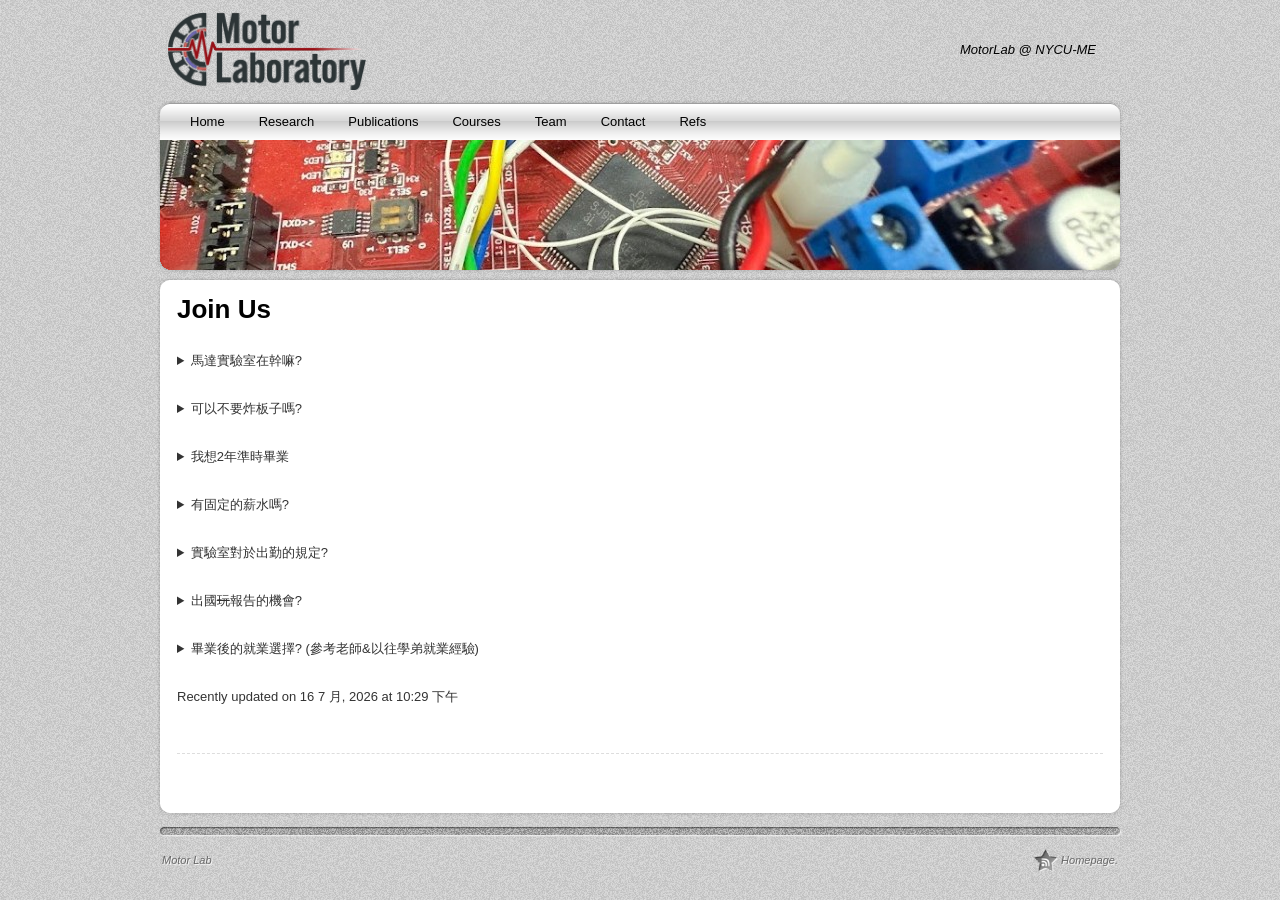
<file: 找老師懶人包/index.html>
<!DOCTYPE html>
<html lang="zh-TW">
<head><meta charset="UTF-8">

<meta name="viewport" content="width=device-width, initial-scale=1">
<title>Join Us – Motor Lab</title>
<meta name="robots" content="max-image-preview:large">
<link rel="alternate" type="application/rss+xml" title="訂閱《Motor Lab》» 資訊提供" href="https://nycumotorlab.github.io/feed/">
<link rel="alternate" type="application/rss+xml" title="訂閱《Motor Lab》» 留言的資訊提供" href="https://nycumotorlab.github.io/comments/feed/">
<link rel="alternate" title="oEmbed (JSON)" type="application/json+oembed" href="https://nycumotorlab.github.io/wp-json/oembed/1.0/embed?url=https%3A%2F%2Fnycumotorlab.github.io%2F%25e6%2589%25be%25e8%2580%2581%25e5%25b8%25ab%25e6%2587%25b6%25e4%25ba%25ba%25e5%258c%2585%2F">
<link rel="alternate" title="oEmbed (XML)" type="text/xml+oembed" href="https://nycumotorlab.github.io/wp-json/oembed/1.0/embed?url=https%3A%2F%2Fnycumotorlab.github.io%2F%25e6%2589%25be%25e8%2580%2581%25e5%25b8%25ab%25e6%2587%25b6%25e4%25ba%25ba%25e5%258c%2585%2F&amp;format=xml">
<style id="wp-img-auto-sizes-contain-inline-css">
img:is([sizes=auto i],[sizes^="auto," i]){contain-intrinsic-size:3000px 1500px}
/*# sourceURL=wp-img-auto-sizes-contain-inline-css */
</style>
<style id="wp-emoji-styles-inline-css">

	img.wp-smiley, img.emoji {
		display: inline !important;
		border: none !important;
		box-shadow: none !important;
		height: 1em !important;
		width: 1em !important;
		margin: 0 0.07em !important;
		vertical-align: -0.1em !important;
		background: none !important;
		padding: 0 !important;
	}
/*# sourceURL=wp-emoji-styles-inline-css */
</style>
<style id="wp-block-library-inline-css">
:root{--wp-block-synced-color:#7a00df;--wp-block-synced-color--rgb:122,0,223;--wp-bound-block-color:var(--wp-block-synced-color);--wp-editor-canvas-background:#ddd;--wp-admin-theme-color:#007cba;--wp-admin-theme-color--rgb:0,124,186;--wp-admin-theme-color-darker-10:#006ba1;--wp-admin-theme-color-darker-10--rgb:0,107,160.5;--wp-admin-theme-color-darker-20:#005a87;--wp-admin-theme-color-darker-20--rgb:0,90,135;--wp-admin-border-width-focus:2px}@media (min-resolution:192dpi){:root{--wp-admin-border-width-focus:1.5px}}.wp-element-button{cursor:pointer}:root .has-very-light-gray-background-color{background-color:#eee}:root .has-very-dark-gray-background-color{background-color:#313131}:root .has-very-light-gray-color{color:#eee}:root .has-very-dark-gray-color{color:#313131}:root .has-vivid-green-cyan-to-vivid-cyan-blue-gradient-background{background:linear-gradient(135deg,#00d084,#0693e3)}:root .has-purple-crush-gradient-background{background:linear-gradient(135deg,#34e2e4,#4721fb 50%,#ab1dfe)}:root .has-hazy-dawn-gradient-background{background:linear-gradient(135deg,#faaca8,#dad0ec)}:root .has-subdued-olive-gradient-background{background:linear-gradient(135deg,#fafae1,#67a671)}:root .has-atomic-cream-gradient-background{background:linear-gradient(135deg,#fdd79a,#004a59)}:root .has-nightshade-gradient-background{background:linear-gradient(135deg,#330968,#31cdcf)}:root .has-midnight-gradient-background{background:linear-gradient(135deg,#020381,#2874fc)}:root{--wp--preset--font-size--normal:16px;--wp--preset--font-size--huge:42px}.has-regular-font-size{font-size:1em}.has-larger-font-size{font-size:2.625em}.has-normal-font-size{font-size:var(--wp--preset--font-size--normal)}.has-huge-font-size{font-size:var(--wp--preset--font-size--huge)}:root .has-text-align-center{text-align:center}:root .has-text-align-left{text-align:left}:root .has-text-align-right{text-align:right}.has-fit-text{white-space:nowrap!important}#end-resizable-editor-section{display:none}.aligncenter{clear:both}.items-justified-left{justify-content:flex-start}.items-justified-center{justify-content:center}.items-justified-right{justify-content:flex-end}.items-justified-space-between{justify-content:space-between}.screen-reader-text{word-wrap:normal!important;border:0;clip-path:inset(50%);height:1px;margin:-1px;overflow:hidden;padding:0;position:absolute;width:1px;word-break:normal!important}.screen-reader-text:focus{background-color:#ddd;clip-path:none;color:#444;display:block;font-size:1em;height:auto;left:5px;line-height:normal;padding:15px 23px 14px;text-decoration:none;top:5px;width:auto;z-index:100000}html :where(.has-border-color){border-style:solid}html :where([style^=border-color],[style*=";border-color"],[style*="; border-color"]){border-style:solid}html :where([style^=border-top-color],[style*=";border-top-color"],[style*="; border-top-color"]){border-top-style:solid}html :where([style^=border-right-color],[style*=";border-right-color"],[style*="; border-right-color"]){border-right-style:solid}html :where([style^=border-bottom-color],[style*=";border-bottom-color"],[style*="; border-bottom-color"]){border-bottom-style:solid}html :where([style^=border-left-color],[style*=";border-left-color"],[style*="; border-left-color"]){border-left-style:solid}html :where([style^=border-width],[style*=";border-width"],[style*="; border-width"]){border-style:solid}html :where([style^=border-top-width],[style*=";border-top-width"],[style*="; border-top-width"]){border-top-style:solid}html :where([style^=border-right-width],[style*=";border-right-width"],[style*="; border-right-width"]){border-right-style:solid}html :where([style^=border-bottom-width],[style*=";border-bottom-width"],[style*="; border-bottom-width"]){border-bottom-style:solid}html :where([style^=border-left-width],[style*=";border-left-width"],[style*="; border-left-width"]){border-left-style:solid}html :where(img[class*=wp-image-]){height:auto;max-width:100%}:where(figure){margin:0 0 1em}html :where(.is-position-sticky){--wp-admin--admin-bar--position-offset:var(--wp-admin--admin-bar--height,0px)}@media screen and (max-width:600px){html :where(.is-position-sticky){--wp-admin--admin-bar--position-offset:0px}}

/*# sourceURL=/wp-includes/css/dist/block-library/common.min.css */
</style>
<style id="wp-block-details-inline-css">
.wp-block-details{box-sizing:border-box}.wp-block-details summary{cursor:pointer}
/*# sourceURL=https://nycumotorlab.github.io/wp-includes/blocks/details/style.min.css */
</style>
<style id="wp-block-image-inline-css">
.wp-block-image>a,.wp-block-image>figure>a{display:inline-block}.wp-block-image img{box-sizing:border-box;height:auto;max-width:100%;vertical-align:bottom}@media not (prefers-reduced-motion){.wp-block-image img.hide{visibility:hidden}.wp-block-image img.show{animation:show-content-image .4s}}.wp-block-image[style*=border-radius] img,.wp-block-image[style*=border-radius]>a{border-radius:inherit}.wp-block-image.has-custom-border img{box-sizing:border-box}.wp-block-image.aligncenter{text-align:center}.wp-block-image.alignfull>a,.wp-block-image.alignwide>a{width:100%}.wp-block-image.alignfull img,.wp-block-image.alignwide img{height:auto;width:100%}.wp-block-image .aligncenter,.wp-block-image .alignleft,.wp-block-image .alignright,.wp-block-image.aligncenter,.wp-block-image.alignleft,.wp-block-image.alignright{display:table}.wp-block-image .aligncenter>figcaption,.wp-block-image .alignleft>figcaption,.wp-block-image .alignright>figcaption,.wp-block-image.aligncenter>figcaption,.wp-block-image.alignleft>figcaption,.wp-block-image.alignright>figcaption{caption-side:bottom;display:table-caption}.wp-block-image .alignleft{float:left;margin:.5em 1em .5em 0}.wp-block-image .alignright{float:right;margin:.5em 0 .5em 1em}.wp-block-image .aligncenter{margin-left:auto;margin-right:auto}.wp-block-image :where(figcaption){margin-bottom:1em;margin-top:.5em}.wp-block-image.is-style-circle-mask img{border-radius:9999px}@supports ((-webkit-mask-image:none) or (mask-image:none)) or (-webkit-mask-image:none){.wp-block-image.is-style-circle-mask img{border-radius:0;-webkit-mask-image:url('data:image/svg+xml;utf8,<svg viewBox="0 0 100 100" xmlns="http://www.w3.org/2000/svg"><circle cx="50" cy="50" r="50"/></svg>');mask-image:url('data:image/svg+xml;utf8,<svg viewBox="0 0 100 100" xmlns="http://www.w3.org/2000/svg"><circle cx="50" cy="50" r="50"/></svg>');mask-mode:alpha;-webkit-mask-position:center;mask-position:center;-webkit-mask-repeat:no-repeat;mask-repeat:no-repeat;-webkit-mask-size:contain;mask-size:contain}}:root :where(.wp-block-image.is-style-rounded img,.wp-block-image .is-style-rounded img){border-radius:9999px}.wp-block-image figure{margin:0}.wp-lightbox-container{display:flex;flex-direction:column;position:relative}.wp-lightbox-container img{cursor:zoom-in}.wp-lightbox-container img:hover+button{opacity:1}.wp-lightbox-container button{align-items:center;backdrop-filter:blur(16px) saturate(180%);background-color:rgba(90,90,90,.25);border:none;border-radius:4px;cursor:zoom-in;display:flex;height:20px;justify-content:center;opacity:0;padding:0;position:absolute;right:16px;text-align:center;top:16px;width:20px;z-index:100}@media not (prefers-reduced-motion){.wp-lightbox-container button{transition:opacity .2s ease}}.wp-lightbox-container button:focus-visible{outline:3px auto rgba(90,90,90,.25);outline:3px auto -webkit-focus-ring-color;outline-offset:3px}.wp-lightbox-container button:hover{cursor:pointer;opacity:1}.wp-lightbox-container button:focus{opacity:1}.wp-lightbox-container button:focus,.wp-lightbox-container button:hover,.wp-lightbox-container button:not(:hover):not(:active):not(.has-background){background-color:rgba(90,90,90,.25);border:none}.wp-lightbox-overlay{box-sizing:border-box;cursor:zoom-out;height:100vh;left:0;overflow:hidden;position:fixed;top:0;visibility:hidden;width:100%;z-index:100000}.wp-lightbox-overlay .wp-lightbox-close-button{align-items:center;cursor:pointer;display:flex;font-family:inherit;gap:8px;justify-content:center;line-height:1;min-height:40px;min-width:40px;padding:0 4px;position:absolute;right:calc(env(safe-area-inset-right) + 16px);top:calc(env(safe-area-inset-top) + 16px);z-index:5000000}.wp-lightbox-overlay .wp-lightbox-close-button:focus,.wp-lightbox-overlay .wp-lightbox-close-button:hover,.wp-lightbox-overlay .wp-lightbox-close-button:not(:hover):not(:active):not(.has-background){background:none;border:none}.wp-lightbox-overlay .wp-lightbox-close-button:has(.wp-lightbox-close-text:not([hidden])) .wp-lightbox-close-icon svg{height:1em;width:1em}.wp-lightbox-overlay .wp-lightbox-close-icon svg{display:block}.wp-lightbox-overlay .wp-lightbox-navigation-button-next,.wp-lightbox-overlay .wp-lightbox-navigation-button-prev{align-items:center;bottom:16px;cursor:pointer;display:flex;font-family:inherit;gap:4px;justify-content:center;line-height:1;min-height:40px;min-width:40px;padding:0 8px;position:absolute;z-index:2000002}.wp-lightbox-overlay .wp-lightbox-navigation-button-next[hidden],.wp-lightbox-overlay .wp-lightbox-navigation-button-prev[hidden]{display:none}@media (min-width:960px){.wp-lightbox-overlay .wp-lightbox-navigation-button-next,.wp-lightbox-overlay .wp-lightbox-navigation-button-prev{bottom:50%;transform:translateY(-50%)}}.wp-lightbox-overlay .wp-lightbox-navigation-button-next:focus,.wp-lightbox-overlay .wp-lightbox-navigation-button-next:hover,.wp-lightbox-overlay .wp-lightbox-navigation-button-next:not(:hover):not(:active):not(.has-background),.wp-lightbox-overlay .wp-lightbox-navigation-button-prev:focus,.wp-lightbox-overlay .wp-lightbox-navigation-button-prev:hover,.wp-lightbox-overlay .wp-lightbox-navigation-button-prev:not(:hover):not(:active):not(.has-background){background:none;border:none;padding:0 8px}.wp-lightbox-overlay .wp-lightbox-navigation-button-next:has(.wp-lightbox-navigation-text:not([hidden])) .wp-lightbox-navigation-icon svg,.wp-lightbox-overlay .wp-lightbox-navigation-button-prev:has(.wp-lightbox-navigation-text:not([hidden])) .wp-lightbox-navigation-icon svg{display:block;height:1.5em;width:1.5em}.wp-lightbox-overlay .wp-lightbox-navigation-button-prev{left:calc(env(safe-area-inset-left) + 16px)}.wp-lightbox-overlay .wp-lightbox-navigation-button-next{right:calc(env(safe-area-inset-right) + 16px)}.wp-lightbox-overlay .wp-lightbox-navigation-icon svg{vertical-align:middle}.wp-lightbox-overlay .lightbox-image-container{height:var(--wp--lightbox-container-height);left:50%;overflow:hidden;position:absolute;top:50%;transform:translate(-50%,-50%);transform-origin:top left;width:var(--wp--lightbox-container-width);z-index:2000001}.wp-lightbox-overlay .wp-block-image{align-items:center;box-sizing:border-box;display:flex;height:100%;justify-content:center;margin:0;position:relative;transform-origin:0 0;width:100%;z-index:3000000}.wp-lightbox-overlay .wp-block-image img{height:var(--wp--lightbox-image-height);min-height:var(--wp--lightbox-image-height);min-width:var(--wp--lightbox-image-width);width:var(--wp--lightbox-image-width)}.wp-lightbox-overlay .wp-block-image figcaption{display:none}.wp-lightbox-overlay button{background:none;border:none}.wp-lightbox-overlay .scrim{background-color:#fff;height:100%;opacity:.9;position:absolute;width:100%;z-index:2000000}.wp-lightbox-overlay.active{visibility:visible}@media not (prefers-reduced-motion){.wp-lightbox-overlay.active{animation:turn-on-visibility .25s both}.wp-lightbox-overlay.active img{animation:turn-on-visibility .35s both}.wp-lightbox-overlay.show-closing-animation:not(.active){animation:turn-off-visibility .35s both}.wp-lightbox-overlay.show-closing-animation:not(.active) img{animation:turn-off-visibility .25s both}.wp-lightbox-overlay.zoom.active{animation:none;opacity:1;visibility:visible}.wp-lightbox-overlay.zoom.active .lightbox-image-container{animation:lightbox-zoom-in .4s}.wp-lightbox-overlay.zoom.active .lightbox-image-container img{animation:none}.wp-lightbox-overlay.zoom.active .scrim{animation:turn-on-visibility .4s forwards}.wp-lightbox-overlay.zoom.show-closing-animation:not(.active){animation:none}.wp-lightbox-overlay.zoom.show-closing-animation:not(.active) .lightbox-image-container{animation:lightbox-zoom-out .4s}.wp-lightbox-overlay.zoom.show-closing-animation:not(.active) .lightbox-image-container img{animation:none}.wp-lightbox-overlay.zoom.show-closing-animation:not(.active) .scrim{animation:turn-off-visibility .4s forwards}}@keyframes show-content-image{0%{visibility:hidden}99%{visibility:hidden}to{visibility:visible}}@keyframes turn-on-visibility{0%{opacity:0}to{opacity:1}}@keyframes turn-off-visibility{0%{opacity:1;visibility:visible}99%{opacity:0;visibility:visible}to{opacity:0;visibility:hidden}}@keyframes lightbox-zoom-in{0%{transform:translate(calc((-100vw + var(--wp--lightbox-scrollbar-width))/2 + var(--wp--lightbox-initial-left-position)),calc(-50vh + var(--wp--lightbox-initial-top-position))) scale(var(--wp--lightbox-scale))}to{transform:translate(-50%,-50%) scale(1)}}@keyframes lightbox-zoom-out{0%{transform:translate(-50%,-50%) scale(1);visibility:visible}99%{visibility:visible}to{transform:translate(calc((-100vw + var(--wp--lightbox-scrollbar-width))/2 + var(--wp--lightbox-initial-left-position)),calc(-50vh + var(--wp--lightbox-initial-top-position))) scale(var(--wp--lightbox-scale));visibility:hidden}}
/*# sourceURL=https://nycumotorlab.github.io/wp-includes/blocks/image/style.min.css */
</style>
<style id="wp-block-list-inline-css">
ol,ul{box-sizing:border-box}:root :where(.wp-block-list.has-background){padding:1.25em 2.375em}
/*# sourceURL=https://nycumotorlab.github.io/wp-includes/blocks/list/style.min.css */
</style>
<style id="wp-block-paragraph-inline-css">
.is-small-text{font-size:.875em}.is-regular-text{font-size:1em}.is-large-text{font-size:2.25em}.is-larger-text{font-size:3em}.has-drop-cap:not(:focus):first-letter{float:left;font-size:8.4em;font-style:normal;font-weight:100;line-height:.68;margin:.05em .1em 0 0;text-transform:uppercase}body.rtl .has-drop-cap:not(:focus):first-letter{float:none;margin-left:.1em}p.has-drop-cap.has-background{overflow:hidden}:root :where(p.has-background){padding:1.25em 2.375em}:where(p.has-text-color:not(.has-link-color)) a{color:inherit}p.has-text-align-left[style*="writing-mode:vertical-lr"],p.has-text-align-right[style*="writing-mode:vertical-rl"]{rotate:180deg}
/*# sourceURL=https://nycumotorlab.github.io/wp-includes/blocks/paragraph/style.min.css */
</style>

<style id="classic-theme-styles-inline-css">
/*! This file is auto-generated */
.wp-block-button__link{color:#fff;background-color:#32373c;border-radius:9999px;box-shadow:none;text-decoration:none;padding:calc(.667em + 2px) calc(1.333em + 2px);font-size:1.125em}.wp-block-file__button{background:#32373c;color:#fff;text-decoration:none}
/*# sourceURL=/wp-includes/css/classic-themes.min.css */
</style>

<style id="global-styles-inline-css">
:root{--wp--preset--aspect-ratio--square: 1;--wp--preset--aspect-ratio--4-3: 4/3;--wp--preset--aspect-ratio--3-4: 3/4;--wp--preset--aspect-ratio--3-2: 3/2;--wp--preset--aspect-ratio--2-3: 2/3;--wp--preset--aspect-ratio--16-9: 16/9;--wp--preset--aspect-ratio--9-16: 9/16;--wp--preset--color--black: #000000;--wp--preset--color--cyan-bluish-gray: #abb8c3;--wp--preset--color--white: #ffffff;--wp--preset--color--pale-pink: #f78da7;--wp--preset--color--vivid-red: #cf2e2e;--wp--preset--color--luminous-vivid-orange: #ff6900;--wp--preset--color--luminous-vivid-amber: #fcb900;--wp--preset--color--light-green-cyan: #7bdcb5;--wp--preset--color--vivid-green-cyan: #00d084;--wp--preset--color--pale-cyan-blue: #8ed1fc;--wp--preset--color--vivid-cyan-blue: #0693e3;--wp--preset--color--vivid-purple: #9b51e0;--wp--preset--gradient--vivid-cyan-blue-to-vivid-purple: linear-gradient(135deg,rgb(6,147,227) 0%,rgb(155,81,224) 100%);--wp--preset--gradient--light-green-cyan-to-vivid-green-cyan: linear-gradient(135deg,rgb(122,220,180) 0%,rgb(0,208,130) 100%);--wp--preset--gradient--luminous-vivid-amber-to-luminous-vivid-orange: linear-gradient(135deg,rgb(252,185,0) 0%,rgb(255,105,0) 100%);--wp--preset--gradient--luminous-vivid-orange-to-vivid-red: linear-gradient(135deg,rgb(255,105,0) 0%,rgb(207,46,46) 100%);--wp--preset--gradient--very-light-gray-to-cyan-bluish-gray: linear-gradient(135deg,rgb(238,238,238) 0%,rgb(169,184,195) 100%);--wp--preset--gradient--cool-to-warm-spectrum: linear-gradient(135deg,rgb(74,234,220) 0%,rgb(151,120,209) 20%,rgb(207,42,186) 40%,rgb(238,44,130) 60%,rgb(251,105,98) 80%,rgb(254,248,76) 100%);--wp--preset--gradient--blush-light-purple: linear-gradient(135deg,rgb(255,206,236) 0%,rgb(152,150,240) 100%);--wp--preset--gradient--blush-bordeaux: linear-gradient(135deg,rgb(254,205,165) 0%,rgb(254,45,45) 50%,rgb(107,0,62) 100%);--wp--preset--gradient--luminous-dusk: linear-gradient(135deg,rgb(255,203,112) 0%,rgb(199,81,192) 50%,rgb(65,88,208) 100%);--wp--preset--gradient--pale-ocean: linear-gradient(135deg,rgb(255,245,203) 0%,rgb(182,227,212) 50%,rgb(51,167,181) 100%);--wp--preset--gradient--electric-grass: linear-gradient(135deg,rgb(202,248,128) 0%,rgb(113,206,126) 100%);--wp--preset--gradient--midnight: linear-gradient(135deg,rgb(2,3,129) 0%,rgb(40,116,252) 100%);--wp--preset--font-size--small: 13px;--wp--preset--font-size--medium: 20px;--wp--preset--font-size--large: 36px;--wp--preset--font-size--x-large: 42px;--wp--preset--spacing--20: 0.44rem;--wp--preset--spacing--30: 0.67rem;--wp--preset--spacing--40: 1rem;--wp--preset--spacing--50: 1.5rem;--wp--preset--spacing--60: 2.25rem;--wp--preset--spacing--70: 3.38rem;--wp--preset--spacing--80: 5.06rem;--wp--preset--shadow--natural: 6px 6px 9px rgba(0, 0, 0, 0.2);--wp--preset--shadow--deep: 12px 12px 50px rgba(0, 0, 0, 0.4);--wp--preset--shadow--sharp: 6px 6px 0px rgba(0, 0, 0, 0.2);--wp--preset--shadow--outlined: 6px 6px 0px -3px rgb(255, 255, 255), 6px 6px rgb(0, 0, 0);--wp--preset--shadow--crisp: 6px 6px 0px rgb(0, 0, 0);}.wp-block-button{--wp--preset--dimension--25: 25%;--wp--preset--dimension--50: 50%;--wp--preset--dimension--75: 75%;--wp--preset--dimension--100: 100%;}:where(body) { margin: 0; }:where(.is-layout-flex){gap: 0.5em;}:where(.is-layout-grid){gap: 0.5em;}body .is-layout-flex{display: flex;}.is-layout-flex{flex-wrap: wrap;align-items: center;}.is-layout-flex > :is(*, div){margin: 0;}body .is-layout-grid{display: grid;}.is-layout-grid > :is(*, div){margin: 0;}body{padding-top: 0px;padding-right: 0px;padding-bottom: 0px;padding-left: 0px;}:root :where(.wp-element-button, .wp-block-button__link){background-color: #32373c;border-width: 0;color: #fff;font-family: inherit;font-size: inherit;font-style: inherit;font-weight: inherit;letter-spacing: inherit;line-height: inherit;padding-top: calc(0.667em + 2px);padding-right: calc(1.333em + 2px);padding-bottom: calc(0.667em + 2px);padding-left: calc(1.333em + 2px);text-decoration: none;text-transform: inherit;}.has-black-color{color: var(--wp--preset--color--black) !important;}.has-cyan-bluish-gray-color{color: var(--wp--preset--color--cyan-bluish-gray) !important;}.has-white-color{color: var(--wp--preset--color--white) !important;}.has-pale-pink-color{color: var(--wp--preset--color--pale-pink) !important;}.has-vivid-red-color{color: var(--wp--preset--color--vivid-red) !important;}.has-luminous-vivid-orange-color{color: var(--wp--preset--color--luminous-vivid-orange) !important;}.has-luminous-vivid-amber-color{color: var(--wp--preset--color--luminous-vivid-amber) !important;}.has-light-green-cyan-color{color: var(--wp--preset--color--light-green-cyan) !important;}.has-vivid-green-cyan-color{color: var(--wp--preset--color--vivid-green-cyan) !important;}.has-pale-cyan-blue-color{color: var(--wp--preset--color--pale-cyan-blue) !important;}.has-vivid-cyan-blue-color{color: var(--wp--preset--color--vivid-cyan-blue) !important;}.has-vivid-purple-color{color: var(--wp--preset--color--vivid-purple) !important;}.has-black-background-color{background-color: var(--wp--preset--color--black) !important;}.has-cyan-bluish-gray-background-color{background-color: var(--wp--preset--color--cyan-bluish-gray) !important;}.has-white-background-color{background-color: var(--wp--preset--color--white) !important;}.has-pale-pink-background-color{background-color: var(--wp--preset--color--pale-pink) !important;}.has-vivid-red-background-color{background-color: var(--wp--preset--color--vivid-red) !important;}.has-luminous-vivid-orange-background-color{background-color: var(--wp--preset--color--luminous-vivid-orange) !important;}.has-luminous-vivid-amber-background-color{background-color: var(--wp--preset--color--luminous-vivid-amber) !important;}.has-light-green-cyan-background-color{background-color: var(--wp--preset--color--light-green-cyan) !important;}.has-vivid-green-cyan-background-color{background-color: var(--wp--preset--color--vivid-green-cyan) !important;}.has-pale-cyan-blue-background-color{background-color: var(--wp--preset--color--pale-cyan-blue) !important;}.has-vivid-cyan-blue-background-color{background-color: var(--wp--preset--color--vivid-cyan-blue) !important;}.has-vivid-purple-background-color{background-color: var(--wp--preset--color--vivid-purple) !important;}.has-black-border-color{border-color: var(--wp--preset--color--black) !important;}.has-cyan-bluish-gray-border-color{border-color: var(--wp--preset--color--cyan-bluish-gray) !important;}.has-white-border-color{border-color: var(--wp--preset--color--white) !important;}.has-pale-pink-border-color{border-color: var(--wp--preset--color--pale-pink) !important;}.has-vivid-red-border-color{border-color: var(--wp--preset--color--vivid-red) !important;}.has-luminous-vivid-orange-border-color{border-color: var(--wp--preset--color--luminous-vivid-orange) !important;}.has-luminous-vivid-amber-border-color{border-color: var(--wp--preset--color--luminous-vivid-amber) !important;}.has-light-green-cyan-border-color{border-color: var(--wp--preset--color--light-green-cyan) !important;}.has-vivid-green-cyan-border-color{border-color: var(--wp--preset--color--vivid-green-cyan) !important;}.has-pale-cyan-blue-border-color{border-color: var(--wp--preset--color--pale-cyan-blue) !important;}.has-vivid-cyan-blue-border-color{border-color: var(--wp--preset--color--vivid-cyan-blue) !important;}.has-vivid-purple-border-color{border-color: var(--wp--preset--color--vivid-purple) !important;}.has-vivid-cyan-blue-to-vivid-purple-gradient-background{background: var(--wp--preset--gradient--vivid-cyan-blue-to-vivid-purple) !important;}.has-light-green-cyan-to-vivid-green-cyan-gradient-background{background: var(--wp--preset--gradient--light-green-cyan-to-vivid-green-cyan) !important;}.has-luminous-vivid-amber-to-luminous-vivid-orange-gradient-background{background: var(--wp--preset--gradient--luminous-vivid-amber-to-luminous-vivid-orange) !important;}.has-luminous-vivid-orange-to-vivid-red-gradient-background{background: var(--wp--preset--gradient--luminous-vivid-orange-to-vivid-red) !important;}.has-very-light-gray-to-cyan-bluish-gray-gradient-background{background: var(--wp--preset--gradient--very-light-gray-to-cyan-bluish-gray) !important;}.has-cool-to-warm-spectrum-gradient-background{background: var(--wp--preset--gradient--cool-to-warm-spectrum) !important;}.has-blush-light-purple-gradient-background{background: var(--wp--preset--gradient--blush-light-purple) !important;}.has-blush-bordeaux-gradient-background{background: var(--wp--preset--gradient--blush-bordeaux) !important;}.has-luminous-dusk-gradient-background{background: var(--wp--preset--gradient--luminous-dusk) !important;}.has-pale-ocean-gradient-background{background: var(--wp--preset--gradient--pale-ocean) !important;}.has-electric-grass-gradient-background{background: var(--wp--preset--gradient--electric-grass) !important;}.has-midnight-gradient-background{background: var(--wp--preset--gradient--midnight) !important;}.has-small-font-size{font-size: var(--wp--preset--font-size--small) !important;}.has-medium-font-size{font-size: var(--wp--preset--font-size--medium) !important;}.has-large-font-size{font-size: var(--wp--preset--font-size--large) !important;}.has-x-large-font-size{font-size: var(--wp--preset--font-size--x-large) !important;}
/*# sourceURL=global-styles-inline-css */
</style>

<link rel="stylesheet" id="newstone-css" href="https://nycumotorlab.github.io/wp-content/themes/newstone/style.css?ver=1.0.8" media="all">
<link rel="https://api.w.org/" href="https://nycumotorlab.github.io/wp-json/"><link rel="alternate" title="JSON" type="application/json" href="https://nycumotorlab.github.io/wp-json/wp/v2/pages/195"><link rel="EditURI" type="application/rsd+xml" title="RSD" href="https://nycumotorlab.github.io/xmlrpc.php?rsd">
<meta name="generator" content="WordPress 7.1.5">
<link rel="canonical" href="https://nycumotorlab.github.io/%E6%89%BE%E8%80%81%E5%B8%AB%E6%87%B6%E4%BA%BA%E5%8C%85/">
<link rel="shortlink" href="https://nycumotorlab.github.io/?p=195">
<!-- Google tag (gtag.js) -->
<script async src="https://www.googletagmanager.com/gtag/js?id=G-LTXRGV6QMH"></script>
<script>
  window.dataLayer = window.dataLayer || [];
  function gtag(){dataLayer.push(arguments);}
  gtag('js', new Date());

  gtag('config', 'G-LTXRGV6QMH');
</script><style id="custom-background-css">
body.custom-background { background-color: #0a0700; }
</style>
<script>(function() {
    function preventBackspace(event) {
        if (event.key === 'Backspace' || event.keyCode === 8) {
            let target = event.target;
            let tagName = target.tagName.toLowerCase();
            
            // 如果游標不在文字輸入框，且不在可編輯的內容區（如傳統編輯器本體）
            if (tagName !== 'input' && tagName !== 'textarea' && !target.isContentEditable) {
                event.preventDefault();
            }
        }
    }

    // 1. 攔截主網頁、外層工具列、標題列的 Backspace
    document.addEventListener('keydown', preventBackspace);

    // 2. 專門攻破傳統編輯器的 iframe，潛入內部進行攔截
    window.addEventListener('load', function() {
        // 尋找傳統編輯器的文字區域 iframe
        let editorIframe = document.getElementById('content_ifr');
        if (editorIframe && editorIframe.contentWindow) {
            try {
                editorIframe.contentWindow.document.addEventListener('keydown', preventBackspace);
            } catch (e) {
                console.log('傳統編輯器防禦載入失敗，可能存在同源限制。');
            }
        }
    });
})();
</script><link rel="icon" href="https://nycumotorlab.github.io/wp-content/uploads/2026/05/1150328_MotorLab_Logo_Transp_Large_cr.png" sizes="32x32">
<link rel="icon" href="https://nycumotorlab.github.io/wp-content/uploads/2026/05/1150328_MotorLab_Logo_Transp_Large_cr.png" sizes="192x192">
<link rel="apple-touch-icon" href="https://nycumotorlab.github.io/wp-content/uploads/2026/05/1150328_MotorLab_Logo_Transp_Large_cr.png">
<meta name="msapplication-TileImage" content="https://nycumotorlab.github.io/wp-content/uploads/2026/05/1150328_MotorLab_Logo_Transp_Large_cr.png">
</head>
<body class="wp-singular page-template page-template-template-onecolumn page-template-template-onecolumn-php page page-id-195 custom-background wp-custom-logo wp-embed-responsive wp-theme-newstone">
<div id="wrapper" class="base_bg">
	<div id="newstone">
		<div id="mobile-bar">
							<span id="mobile-bar-logo"><a href="https://nycumotorlab.github.io/" class="custom-logo-link" rel="home"><img width="410" height="163" src="https://nycumotorlab.github.io/wp-content/uploads/2026/05/1150328_MotorLab_Logo_Transp_Small.png" class="custom-logo" alt="Motor Lab" decoding="async" fetchpriority="high"></a></span>
						<button id="menu-toggle" class="menu-toggle" type="button" aria-controls="the_menu" aria-expanded="false" aria-label="Toggle navigation menu">
				<span class="menu-toggle-box">
					<span class="menu-toggle-bar"></span>
					<span class="menu-toggle-bar"></span>
					<span class="menu-toggle-bar"></span>
				</span>
			</button>
		</div>
		<div id="header-info">
			<div id="header-info-left">
				<div id="site-logo"><a href="https://nycumotorlab.github.io/" class="custom-logo-link" rel="home"><img width="410" height="163" src="https://nycumotorlab.github.io/wp-content/uploads/2026/05/1150328_MotorLab_Logo_Transp_Small.png" class="custom-logo" alt="Motor Lab" decoding="async"></a></div>			</div>
			<div id="header-info-right">
									<div id="site-description">MotorLab @ NYCU-ME</div>
							</div>
			<div class="clearboth"></div>
		</div>
		<div id="header">
			<div id="the_menu" class="layout">
				<div class="menu_bar"><ul id="menu-primary-menu" class="menu"><li id="menu-item-149" class="menu-item menu-item-type-post_type menu-item-object-page menu-item-home menu-item-149"><a href="https://nycumotorlab.github.io/">Home</a></li>
<li id="menu-item-159" class="menu-item menu-item-type-post_type menu-item-object-page menu-item-has-children menu-item-159"><a href="https://nycumotorlab.github.io/research/">Research</a>
<ul class="sub-menu">
	<li id="menu-item-406" class="menu-item menu-item-type-post_type menu-item-object-page menu-item-406"><a href="https://nycumotorlab.github.io/115-%E9%AB%98%E6%95%99%E6%B7%B1%E8%80%95%E8%A8%88%E7%95%AB-%E4%BB%BF%E7%94%9F%E9%A9%85%E5%8B%95%E8%88%87%E6%84%9F%E6%B8%AC%E6%8A%80%E8%A1%93%E6%95%B4%E5%90%88/">115-高教深耕計畫-仿生驅動與感測技術整合</a></li>
	<li id="menu-item-414" class="menu-item menu-item-type-post_type menu-item-object-page menu-item-414"><a href="https://nycumotorlab.github.io/116118-%E7%94%A2%E5%AD%B8%E8%A8%88%E7%95%AB-gogoro%E7%9D%BF%E8%83%BD%E5%89%B5%E6%84%8F/">116~118-產學計畫-gogoro睿能創意</a></li>
</ul>
</li>
<li id="menu-item-426" class="menu-item menu-item-type-post_type menu-item-object-page menu-item-has-children menu-item-426"><a href="https://nycumotorlab.github.io/publications/">Publications</a>
<ul class="sub-menu">
	<li id="menu-item-384" class="menu-item menu-item-type-post_type menu-item-object-page menu-item-384"><a href="https://nycumotorlab.github.io/publication-checklist/">Manuscript Checklist</a></li>
</ul>
</li>
<li id="menu-item-158" class="menu-item menu-item-type-post_type menu-item-object-page menu-item-158"><a href="https://nycumotorlab.github.io/courses/">Courses</a></li>
<li id="menu-item-160" class="menu-item menu-item-type-post_type menu-item-object-page current-menu-ancestor current-menu-parent current_page_parent current_page_ancestor menu-item-has-children menu-item-160"><a href="https://nycumotorlab.github.io/team/">Team</a>
<ul class="sub-menu">
	<li id="menu-item-284" class="menu-item menu-item-type-post_type menu-item-object-page current-menu-item page_item page-item-195 current_page_item menu-item-284"><a href="https://nycumotorlab.github.io/%E6%89%BE%E8%80%81%E5%B8%AB%E6%87%B6%E4%BA%BA%E5%8C%85/" aria-current="page">Join Us</a></li>
</ul>
</li>
<li id="menu-item-180" class="menu-item menu-item-type-post_type menu-item-object-page menu-item-180"><a href="https://nycumotorlab.github.io/contact/">Contact</a></li>
<li id="menu-item-349" class="menu-item menu-item-type-post_type menu-item-object-page menu-item-349"><a href="https://nycumotorlab.github.io/refs/">Refs</a></li>
</ul></div>			</div>
			<div id="feature-image" class="bg">
								<div id="show-feature-image" style="background:url(https://nycumotorlab.github.io/wp-content/uploads/2026/07/IMG_8522cr.jpg)"></div>
								<div id="feature-image-frame"></div>
			</div>
			<div id="header-shadow" class="layout"></div>
		</div>
		<div id="main">		<div id="mainbox-fullwidth" class="bg">
			<div class="main-fullwidth-layout-top layout"></div>
			<div id="content" role="main">

			
				
				<div id="post-195" class="post-195 page type-page status-publish hentry">

					
					<h1>Join Us</h1>

					
					<div class="post-content">
						
<details class="wp-block-details is-layout-flow wp-block-details-is-layout-flow"><summary>馬達實驗室在幹嘛?</summary>
<p class="wp-block-paragraph">用可靠 高效率且便宜的方式、掌握馬達在廣操作範圍的功率輸出及動態</p>



<ul class="wp-block-list">
<li>老師到外面找錢，讓你學著設計電路、然後炸板子</li>



<li>老師到外面找錢，讓你學著開發馬達、然後炸板子</li>



<li>老師到外面找錢，讓你學著寫驅動韌體、然後炸板子</li>



<li>老師到外面找錢，讓你實作控制理論、然後炸板子</li>



<li>老師到外面找錢，讓你出國<s>玩</s>報告、然後炸… (被拖走</li>
</ul>



<figure class="wp-block-image size-full is-resized"><img decoding="async" width="864" height="1033" fetchpriority="low" src="https://nycumotorlab.github.io/wp-content/uploads/2026/07/IMG_7886.jpg" alt="" class="wp-image-235" style="aspect-ratio:0.8364060676779463;width:290px;height:auto"></figure>
</details>



<p class="wp-block-paragraph"></p>



<details class="wp-block-details is-layout-flow wp-block-details-is-layout-flow"><summary>可以不要炸板子嗎?</summary>
<p class="wp-block-paragraph">施主這就要看您的造化了</p>



<figure class="wp-block-image size-full is-resized"><img decoding="async" width="1058" height="768" fetchpriority="low" src="https://nycumotorlab.github.io/wp-content/uploads/2026/07/IMG_8884.jpg" alt="" class="wp-image-234" style="aspect-ratio:1.3776137761377614;width:286px;height:auto"></figure>
</details>



<p class="wp-block-paragraph"></p>



<details class="wp-block-details is-layout-flow wp-block-details-is-layout-flow"><summary>我想2年準時畢業</summary>
<p class="wp-block-paragraph">下面這些都學會、就是該畢業的時候</p>



<ul class="wp-block-list">
<li>記住元件發熱的味道</li>



<li>LTspice / 基本電路設計 / 選料 / Layout / BOM採購 / Gerber發包 / 焊接&amp;除錯</li>



<li>Matlab Script / Simulink Conceptual 模擬及出圖</li>



<li>馬達、電源及驅動電路、相應底層韌體 Toolchain、git版本管理</li>



<li>———</li>



<li>除了盲踹PI之外的、最少一套的鑑別&amp;控制方法</li>



<li>基礎伺服三環架構、進階向量/軌跡安排</li>



<li>———</li>



<li>完成被指派的研究主題</li>



<li>發表一篇雙欄 8 page Full paper 國內研討會亦可 (二上10月前)</li>



<li>一本不會被看出有LLM幫寫、能以數據自圓其說的論文</li>
</ul>
</details>



<p class="wp-block-paragraph"></p>



<details class="wp-block-details is-layout-flow wp-block-details-is-layout-flow"><summary>有固定的薪水嗎?</summary>
<ul class="wp-block-list">
<li>不如回想一下你入學時的 [職位] 是甚麼? 先確認這點後，我們再來聊 [固定] 薪水?</li>



<li>———</li>



<li>大家要一起幫忙分擔實驗室兩種形式的教研任務：研究助理(RA)、教學助理(TA)</li>



<li>可兼任，但學校有規定獎助金補助上限</li>



<li>RA需負責國家單位或是廠商的計畫：處理計畫帳務、處理計畫庶務、協助/推進研究、進度報告</li>



<li>TA需協助校內課務：解答同學問題、改作業、監考、改考券、被要分數、登記分數</li>



<li>———</li>



<li>獎助金只適合拿來升級鮮蝦水餃和加大薯，建議不要用來付房租，因為計畫執行銜接起迄不定、隨時可能會中斷</li>
</ul>



<figure class="wp-block-image size-full is-resized"><img decoding="async" width="1000" height="927" fetchpriority="low" src="https://nycumotorlab.github.io/wp-content/uploads/2026/07/IMG_5444.jpg" alt="" class="wp-image-240" style="aspect-ratio:1.0787599076953949;width:295px;height:auto"></figure>
</details>



<p class="wp-block-paragraph"></p>



<details class="wp-block-details is-layout-flow wp-block-details-is-layout-flow"><summary>實驗室對於出勤的規定?</summary>
<ul class="wp-block-list">
<li><strong>Just get your assignment done !</strong></li>



<li>週會務必準時出現</li>



<li>原則上，學期期間建議配合學校時段規律作息</li>
</ul>
</details>



<p class="wp-block-paragraph"></p>



<details class="wp-block-details is-layout-flow wp-block-details-is-layout-flow"><summary>出國<s>玩</s>報告的機會?</summary>
<ul class="wp-block-list">
<li>先找你想去的國家：</li>



<li>1. <a href="https://ias.ieee.org/conferences/conference-schedule/">https://ias.ieee.org/conferences/conference-schedule/</a></li>



<li>2. <a href="https://www.ieee-pels.org/conferences/conference-schedule/">https://www.ieee-pels.org/conferences/conference-schedule/</a></li>



<li>3. <a href="https://www.ieee-ies.org/conferences">https://www.ieee-ies.org/conferences</a></li>



<li>找老師討論 確認會議性質，指引你有興趣/能力可以自主研究的題目</li>



<li>會議時間往回推一整年、即是最晚須開始籌備的時間</li>



<li>



<li>——— 以實驗室每年ECCE或IECON的時程為例 ———</li>



<li>若碩班才加入團隊 :</li>



<li>碩一上一開學就必須開始研究主題，並於3個月內產出初步實驗成果</li>



<li>碩一上寒假參與digest的準備 </li>



<li>碩一下(約五月)若通知錄取，即可申請NSTC補助</li>



<li>碩一下暑假前參與完稿的準備</li>



<li>碩二上暑假過後的學期中出去為國<s>玩</s>爭光</li>
</ul>
</details>



<p class="wp-block-paragraph"></p>



<details class="wp-block-details is-layout-flow wp-block-details-is-layout-flow"><summary>畢業後的就業選擇? (參考老師&amp;以往學弟就業經驗)</summary>
<ul class="wp-block-list">
<li>去車廠當黑手 (很好玩、大推)</li>



<li>去新代、三角等系統廠做工控產品及電源</li>



<li>去大M/Rich/螃蟹/德儀等IC廠開驅動IC</li>



<li>去P等記憶體廠寫Test bench</li>



<li>刷leetcode去Google (WTF? 但這麼做的很多)</li>
</ul>
</details>



<p class="wp-block-paragraph"></p>



<p class="wp-block-paragraph"></p>
<p class="last-updated-date">Recently updated on 16 7 月, 2026 at 10:29 下午</p>											</div>
						
					<div class="post-meta">
											</div>
				</div>

								<div id="comments">

					
					
					
				</div>
				
			
			</div>
			<div class="main-fullwidth-layout-bottom layout"></div>
		</div>
		</div>
		<div id="footer">
						<div class="footer-line layout"></div>
			<div id="credit">
				<div id="credit-left">
					<div id="site-info"><a href="https://nycumotorlab.github.io/">Motor Lab</a></div>
				</div>

				<div id="credit-right">
					<div id="theme-designer" class="icon"><a href="https://nycumotorlab.github.io/">Homepage</a>.</div>
				</div>

			</div>
			<div class="clearboth"></div>
		</div>
	</div>
</div>
<script type="speculationrules">
{"prefetch":[{"source":"document","where":{"and":[{"href_matches":"/nycumotorlab/*"},{"not":{"href_matches":["/nycumotorlab/wp-*.php","/nycumotorlab/wp-admin/*","/nycumotorlab/wp-content/uploads/*","/nycumotorlab/wp-content/*","/nycumotorlab/wp-content/plugins/*","/nycumotorlab/wp-content/themes/newstone/*","/nycumotorlab/*\\?(.+)"]}},{"not":{"selector_matches":"a[rel~=\"nofollow\"]"}},{"not":{"selector_matches":".no-prefetch, .no-prefetch a"}}]},"eagerness":"conservative"}]}
</script>
<script id="newstone-navigation-js" src="https://nycumotorlab.github.io/wp-content/themes/newstone/js/navigation.js?ver=2.0.2"></script>
<script id="wp-emoji-settings" type="application/json">
{"baseUrl":"https://s.w.org/images/core/emoji/17.0.2/72x72/","ext":".png","svgUrl":"https://s.w.org/images/core/emoji/17.0.2/svg/","svgExt":".svg","source":{"concatemoji":"https://nycumotorlab.github.io/wp-includes/js/wp-emoji-release.min.js?ver=7.1.5"}}
</script>
<script type="module">
/*! This file is auto-generated */
var e="script#wp-emoji-settings",t=document.querySelector(e);if(!(t instanceof HTMLScriptElement))throw new Error("Element missing: "+e);const r=JSON.parse(t.text),s=(window._wpemojiSettings=r,"wpEmojiSettingsSupports"),o=["flag","emoji"];function i(e){try{var t={supportTests:e,timestamp:(new Date).valueOf()};sessionStorage.setItem(s,JSON.stringify(t))}catch(e){}}function c(e,t,n){e.clearRect(0,0,e.canvas.width,e.canvas.height),e.fillText(t,0,0);t=new Uint32Array(e.getImageData(0,0,e.canvas.width,e.canvas.height).data);e.clearRect(0,0,e.canvas.width,e.canvas.height),e.fillText(n,0,0);const r=new Uint32Array(e.getImageData(0,0,e.canvas.width,e.canvas.height).data);return t.every((e,t)=>e===r[t])}function p(e,t){e.clearRect(0,0,e.canvas.width,e.canvas.height),e.fillText(t,0,0);var n=e.getImageData(16,16,1,1);for(let e=0;e<n.data.length;e++)if(0!==n.data[e])return!1;return!0}function u(e,t,n,r){switch(t){case"flag":return n(e,"\ud83c\udff3\ufe0f\u200d\u26a7\ufe0f","\ud83c\udff3\ufe0f\u200b\u26a7\ufe0f")?!1:!n(e,"\ud83c\udde8\ud83c\uddf6","\ud83c\udde8\u200b\ud83c\uddf6")&&!n(e,"\ud83c\udff4\udb40\udc67\udb40\udc62\udb40\udc65\udb40\udc6e\udb40\udc67\udb40\udc7f","\ud83c\udff4\u200b\udb40\udc67\u200b\udb40\udc62\u200b\udb40\udc65\u200b\udb40\udc6e\u200b\udb40\udc67\u200b\udb40\udc7f");case"emoji":return!r(e,"\ud83e\u1fac8")}return!1}function f(e,t,n,r){let a;const s=(a="undefined"!=typeof WorkerGlobalScope&&self instanceof WorkerGlobalScope?new OffscreenCanvas(300,150):document.createElement("canvas")).getContext("2d",{willReadFrequently:!0}),o=(s.textBaseline="top",s.font="600 32px Arial",{});return e.forEach(e=>{o[e]=t(s,e,n,r)}),o}function a(e){var t=document.createElement("script");t.src=e,t.defer=!0,document.head.appendChild(t)}r.supports={everything:!0,everythingExceptFlag:!0},new Promise(t=>{let n=function(){try{var e=JSON.parse(sessionStorage.getItem(s));if("object"==typeof e&&"number"==typeof e.timestamp&&(new Date).valueOf()<e.timestamp+604800&&"object"==typeof e.supportTests)return e.supportTests}catch(e){}return null}();if(!n){if("undefined"!=typeof Worker&&"undefined"!=typeof OffscreenCanvas&&"undefined"!=typeof URL&&URL.createObjectURL&&"undefined"!=typeof Blob)try{var e="postMessage("+f.toString()+"("+[JSON.stringify(o),u.toString(),c.toString(),p.toString()].join(",")+"));",r=new Blob([e],{type:"text/javascript"});const a=new Worker(URL.createObjectURL(r),{name:"wpTestEmojiSupports"});return void(a.onmessage=e=>{i(n=e.data),a.terminate(),t(n)})}catch(e){}i(n=f(o,u,c,p))}t(n)}).then(e=>{for(const n in e)r.supports[n]=e[n],r.supports.everything=r.supports.everything&&r.supports[n],"flag"!==n&&(r.supports.everythingExceptFlag=r.supports.everythingExceptFlag&&r.supports[n]);var t;r.supports.everythingExceptFlag=r.supports.everythingExceptFlag&&!r.supports.flag,r.supports.everything||((t=r.source||{}).concatemoji?a(t.concatemoji):t.wpemoji&&t.twemoji&&(a(t.twemoji),a(t.wpemoji)))});
//# sourceURL=https://nycumotorlab.github.io/wp-includes/js/wp-emoji-loader.min.js
</script>
</body>
</html>
</file>
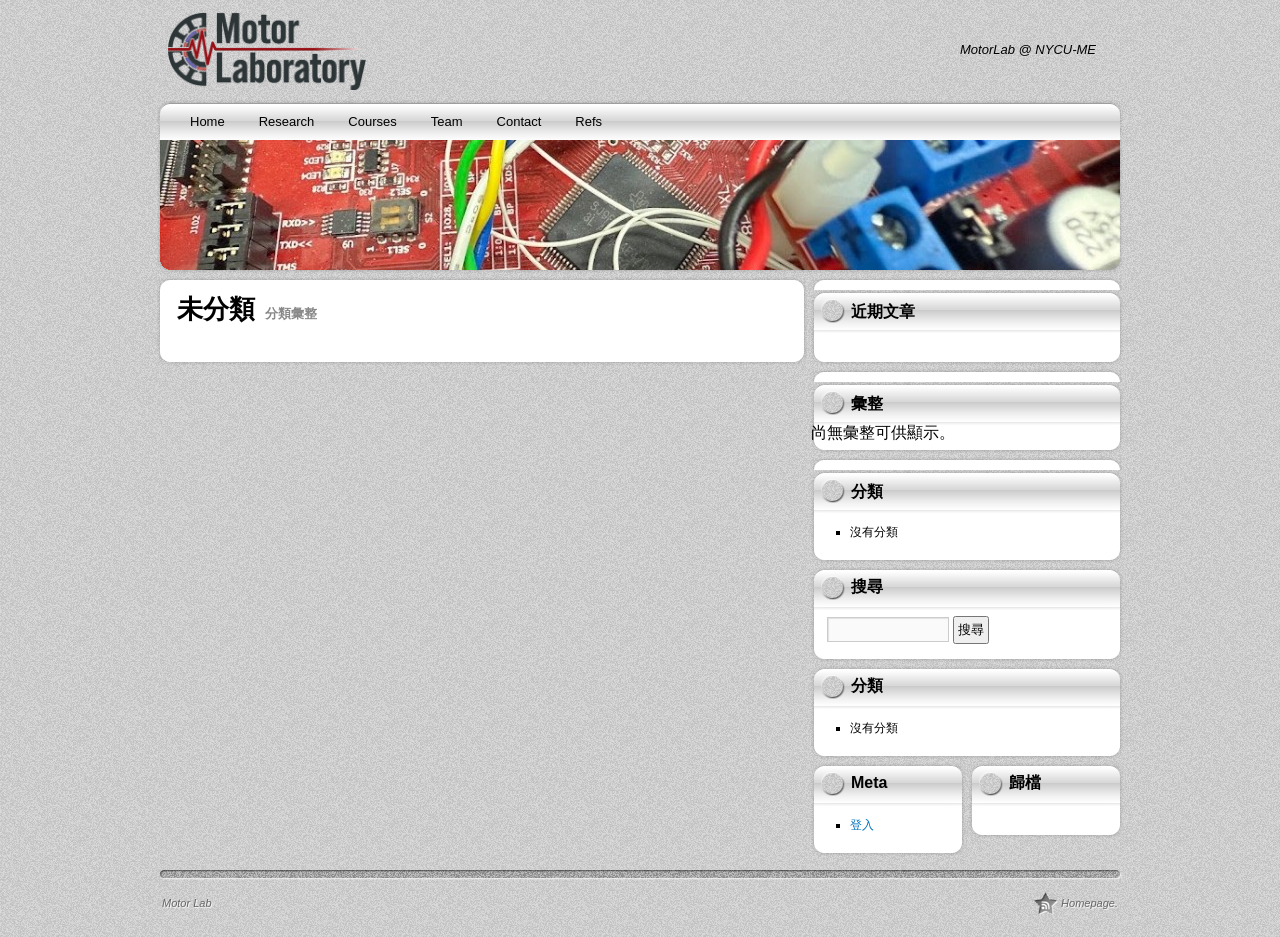
<file: category/uncategorized/index.html>
<!DOCTYPE html>
<html lang="zh-TW">
<head><meta charset="UTF-8">

<meta name="viewport" content="width=device-width, initial-scale=1">
<title>未分類 – Motor Lab</title>
<meta name="robots" content="max-image-preview:large">
<link rel="alternate" type="application/rss+xml" title="訂閱《Motor Lab》» 資訊提供" href="https://nycumotorlab.github.io/feed/">
<link rel="alternate" type="application/rss+xml" title="訂閱《Motor Lab》» 留言的資訊提供" href="https://nycumotorlab.github.io/comments/feed/">
<link rel="alternate" type="application/rss+xml" title="訂閱《Motor Lab》» 分類〈未分類〉的資訊提供" href="https://nycumotorlab.github.io/category/uncategorized/feed/">
<style id="wp-img-auto-sizes-contain-inline-css">
img:is([sizes=auto i],[sizes^="auto," i]){contain-intrinsic-size:3000px 1500px}
/*# sourceURL=wp-img-auto-sizes-contain-inline-css */
</style>
<style id="wp-emoji-styles-inline-css">

	img.wp-smiley, img.emoji {
		display: inline !important;
		border: none !important;
		box-shadow: none !important;
		height: 1em !important;
		width: 1em !important;
		margin: 0 0.07em !important;
		vertical-align: -0.1em !important;
		background: none !important;
		padding: 0 !important;
	}
/*# sourceURL=wp-emoji-styles-inline-css */
</style>
<style id="wp-block-library-inline-css">
:root{--wp-block-synced-color:#7a00df;--wp-block-synced-color--rgb:122,0,223;--wp-bound-block-color:var(--wp-block-synced-color);--wp-editor-canvas-background:#ddd;--wp-admin-theme-color:#007cba;--wp-admin-theme-color--rgb:0,124,186;--wp-admin-theme-color-darker-10:#006ba1;--wp-admin-theme-color-darker-10--rgb:0,107,160.5;--wp-admin-theme-color-darker-20:#005a87;--wp-admin-theme-color-darker-20--rgb:0,90,135;--wp-admin-border-width-focus:2px}@media (min-resolution:192dpi){:root{--wp-admin-border-width-focus:1.5px}}.wp-element-button{cursor:pointer}:root .has-very-light-gray-background-color{background-color:#eee}:root .has-very-dark-gray-background-color{background-color:#313131}:root .has-very-light-gray-color{color:#eee}:root .has-very-dark-gray-color{color:#313131}:root .has-vivid-green-cyan-to-vivid-cyan-blue-gradient-background{background:linear-gradient(135deg,#00d084,#0693e3)}:root .has-purple-crush-gradient-background{background:linear-gradient(135deg,#34e2e4,#4721fb 50%,#ab1dfe)}:root .has-hazy-dawn-gradient-background{background:linear-gradient(135deg,#faaca8,#dad0ec)}:root .has-subdued-olive-gradient-background{background:linear-gradient(135deg,#fafae1,#67a671)}:root .has-atomic-cream-gradient-background{background:linear-gradient(135deg,#fdd79a,#004a59)}:root .has-nightshade-gradient-background{background:linear-gradient(135deg,#330968,#31cdcf)}:root .has-midnight-gradient-background{background:linear-gradient(135deg,#020381,#2874fc)}:root{--wp--preset--font-size--normal:16px;--wp--preset--font-size--huge:42px}.has-regular-font-size{font-size:1em}.has-larger-font-size{font-size:2.625em}.has-normal-font-size{font-size:var(--wp--preset--font-size--normal)}.has-huge-font-size{font-size:var(--wp--preset--font-size--huge)}:root .has-text-align-center{text-align:center}:root .has-text-align-left{text-align:left}:root .has-text-align-right{text-align:right}.has-fit-text{white-space:nowrap!important}#end-resizable-editor-section{display:none}.aligncenter{clear:both}.items-justified-left{justify-content:flex-start}.items-justified-center{justify-content:center}.items-justified-right{justify-content:flex-end}.items-justified-space-between{justify-content:space-between}.screen-reader-text{word-wrap:normal!important;border:0;clip-path:inset(50%);height:1px;margin:-1px;overflow:hidden;padding:0;position:absolute;width:1px;word-break:normal!important}.screen-reader-text:focus{background-color:#ddd;clip-path:none;color:#444;display:block;font-size:1em;height:auto;left:5px;line-height:normal;padding:15px 23px 14px;text-decoration:none;top:5px;width:auto;z-index:100000}html :where(.has-border-color){border-style:solid}html :where([style^=border-color],[style*=";border-color"],[style*="; border-color"]){border-style:solid}html :where([style^=border-top-color],[style*=";border-top-color"],[style*="; border-top-color"]){border-top-style:solid}html :where([style^=border-right-color],[style*=";border-right-color"],[style*="; border-right-color"]){border-right-style:solid}html :where([style^=border-bottom-color],[style*=";border-bottom-color"],[style*="; border-bottom-color"]){border-bottom-style:solid}html :where([style^=border-left-color],[style*=";border-left-color"],[style*="; border-left-color"]){border-left-style:solid}html :where([style^=border-width],[style*=";border-width"],[style*="; border-width"]){border-style:solid}html :where([style^=border-top-width],[style*=";border-top-width"],[style*="; border-top-width"]){border-top-style:solid}html :where([style^=border-right-width],[style*=";border-right-width"],[style*="; border-right-width"]){border-right-style:solid}html :where([style^=border-bottom-width],[style*=";border-bottom-width"],[style*="; border-bottom-width"]){border-bottom-style:solid}html :where([style^=border-left-width],[style*=";border-left-width"],[style*="; border-left-width"]){border-left-style:solid}html :where(img[class*=wp-image-]){height:auto;max-width:100%}:where(figure){margin:0 0 1em}html :where(.is-position-sticky){--wp-admin--admin-bar--position-offset:var(--wp-admin--admin-bar--height,0px)}@media screen and (max-width:600px){html :where(.is-position-sticky){--wp-admin--admin-bar--position-offset:0px}}

/*# sourceURL=/wp-includes/css/dist/block-library/common.min.css */
</style>
<style id="wp-block-archives-inline-css">
.wp-block-archives{box-sizing:border-box}.wp-block-archives-dropdown label{display:block}
/*# sourceURL=https://nycumotorlab.github.io/wp-includes/blocks/archives/style.min.css */
</style>
<style id="wp-block-categories-inline-css">
.wp-block-categories{box-sizing:border-box}.wp-block-categories.alignleft{margin-right:2em}.wp-block-categories.alignright{margin-left:2em}.wp-block-categories.wp-block-categories-dropdown.aligncenter{text-align:center}.wp-block-categories .wp-block-categories__label:not(.screen-reader-text){display:block;width:100%}
/*# sourceURL=https://nycumotorlab.github.io/wp-includes/blocks/categories/style.min.css */
</style>
<style id="wp-block-heading-inline-css">
h1:where(.wp-block-heading).has-background,h2:where(.wp-block-heading).has-background,h3:where(.wp-block-heading).has-background,h4:where(.wp-block-heading).has-background,h5:where(.wp-block-heading).has-background,h6:where(.wp-block-heading).has-background{padding:1.25em 2.375em}h1.has-text-align-left[style*=writing-mode]:where([style*=vertical-lr]),h1.has-text-align-right[style*=writing-mode]:where([style*=vertical-rl]),h2.has-text-align-left[style*=writing-mode]:where([style*=vertical-lr]),h2.has-text-align-right[style*=writing-mode]:where([style*=vertical-rl]),h3.has-text-align-left[style*=writing-mode]:where([style*=vertical-lr]),h3.has-text-align-right[style*=writing-mode]:where([style*=vertical-rl]),h4.has-text-align-left[style*=writing-mode]:where([style*=vertical-lr]),h4.has-text-align-right[style*=writing-mode]:where([style*=vertical-rl]),h5.has-text-align-left[style*=writing-mode]:where([style*=vertical-lr]),h5.has-text-align-right[style*=writing-mode]:where([style*=vertical-rl]),h6.has-text-align-left[style*=writing-mode]:where([style*=vertical-lr]),h6.has-text-align-right[style*=writing-mode]:where([style*=vertical-rl]){rotate:180deg}
/*# sourceURL=https://nycumotorlab.github.io/wp-includes/blocks/heading/style.min.css */
</style>
<style id="wp-block-latest-posts-inline-css">
.wp-block-latest-posts{box-sizing:border-box}.wp-block-latest-posts.alignleft{margin-right:2em}.wp-block-latest-posts.alignright{margin-left:2em}.wp-block-latest-posts.wp-block-latest-posts__list{list-style:none}.wp-block-latest-posts.wp-block-latest-posts__list li{clear:both;overflow-wrap:break-word}.wp-block-latest-posts.is-grid:not(.is-layout-grid){display:flex;flex-wrap:wrap}.wp-block-latest-posts.is-grid:not(.is-layout-grid) li{margin:0 1.25em 1.25em 0;width:100%}@media (min-width:600px){.wp-block-latest-posts.columns-2:not(.is-layout-grid) li{width:calc(50% - .625em)}.wp-block-latest-posts.columns-2:not(.is-layout-grid) li:nth-child(2n){margin-right:0}.wp-block-latest-posts.columns-3:not(.is-layout-grid) li{width:calc(33.33333% - .83333em)}.wp-block-latest-posts.columns-3:not(.is-layout-grid) li:nth-child(3n){margin-right:0}.wp-block-latest-posts.columns-4:not(.is-layout-grid) li{width:calc(25% - .9375em)}.wp-block-latest-posts.columns-4:not(.is-layout-grid) li:nth-child(4n){margin-right:0}.wp-block-latest-posts.columns-5:not(.is-layout-grid) li{width:calc(20% - 1em)}.wp-block-latest-posts.columns-5:not(.is-layout-grid) li:nth-child(5n){margin-right:0}.wp-block-latest-posts.columns-6:not(.is-layout-grid) li{width:calc(16.66667% - 1.04167em)}.wp-block-latest-posts.columns-6:not(.is-layout-grid) li:nth-child(6n){margin-right:0}}@media (max-width:600px){.wp-block-latest-posts-is-layout-grid[class*=columns-]:not(.has-native-responsive-grid){grid-template-columns:1fr}}:root :where(.wp-block-latest-posts.is-grid){padding:0}:root :where(.wp-block-latest-posts.wp-block-latest-posts__list){padding-left:0}.wp-block-latest-posts__post-author,.wp-block-latest-posts__post-date{display:block;font-size:.8125em}.wp-block-latest-posts__post-excerpt,.wp-block-latest-posts__post-full-content{margin-bottom:1em;margin-top:.5em}.wp-block-latest-posts__featured-image a{display:inline-block}.wp-block-latest-posts__featured-image img{height:auto;max-width:100%;width:auto}.wp-block-latest-posts__featured-image.alignleft{float:left;margin-right:1em}.wp-block-latest-posts__featured-image.alignright{float:right;margin-left:1em}.wp-block-latest-posts__featured-image.aligncenter{margin-bottom:1em;text-align:center}
/*# sourceURL=https://nycumotorlab.github.io/wp-includes/blocks/latest-posts/style.min.css */
</style>
<style id="wp-block-group-inline-css">
.wp-block-group{box-sizing:border-box}:where(.wp-block-group.wp-block-group-is-layout-constrained){position:relative}
/*# sourceURL=https://nycumotorlab.github.io/wp-includes/blocks/group/style.min.css */
</style>

<style id="classic-theme-styles-inline-css">
/*! This file is auto-generated */
.wp-block-button__link{color:#fff;background-color:#32373c;border-radius:9999px;box-shadow:none;text-decoration:none;padding:calc(.667em + 2px) calc(1.333em + 2px);font-size:1.125em}.wp-block-file__button{background:#32373c;color:#fff;text-decoration:none}
/*# sourceURL=/wp-includes/css/classic-themes.min.css */
</style>

<style id="global-styles-inline-css">
:root{--wp--preset--aspect-ratio--square: 1;--wp--preset--aspect-ratio--4-3: 4/3;--wp--preset--aspect-ratio--3-4: 3/4;--wp--preset--aspect-ratio--3-2: 3/2;--wp--preset--aspect-ratio--2-3: 2/3;--wp--preset--aspect-ratio--16-9: 16/9;--wp--preset--aspect-ratio--9-16: 9/16;--wp--preset--color--black: #000000;--wp--preset--color--cyan-bluish-gray: #abb8c3;--wp--preset--color--white: #ffffff;--wp--preset--color--pale-pink: #f78da7;--wp--preset--color--vivid-red: #cf2e2e;--wp--preset--color--luminous-vivid-orange: #ff6900;--wp--preset--color--luminous-vivid-amber: #fcb900;--wp--preset--color--light-green-cyan: #7bdcb5;--wp--preset--color--vivid-green-cyan: #00d084;--wp--preset--color--pale-cyan-blue: #8ed1fc;--wp--preset--color--vivid-cyan-blue: #0693e3;--wp--preset--color--vivid-purple: #9b51e0;--wp--preset--gradient--vivid-cyan-blue-to-vivid-purple: linear-gradient(135deg,rgb(6,147,227) 0%,rgb(155,81,224) 100%);--wp--preset--gradient--light-green-cyan-to-vivid-green-cyan: linear-gradient(135deg,rgb(122,220,180) 0%,rgb(0,208,130) 100%);--wp--preset--gradient--luminous-vivid-amber-to-luminous-vivid-orange: linear-gradient(135deg,rgb(252,185,0) 0%,rgb(255,105,0) 100%);--wp--preset--gradient--luminous-vivid-orange-to-vivid-red: linear-gradient(135deg,rgb(255,105,0) 0%,rgb(207,46,46) 100%);--wp--preset--gradient--very-light-gray-to-cyan-bluish-gray: linear-gradient(135deg,rgb(238,238,238) 0%,rgb(169,184,195) 100%);--wp--preset--gradient--cool-to-warm-spectrum: linear-gradient(135deg,rgb(74,234,220) 0%,rgb(151,120,209) 20%,rgb(207,42,186) 40%,rgb(238,44,130) 60%,rgb(251,105,98) 80%,rgb(254,248,76) 100%);--wp--preset--gradient--blush-light-purple: linear-gradient(135deg,rgb(255,206,236) 0%,rgb(152,150,240) 100%);--wp--preset--gradient--blush-bordeaux: linear-gradient(135deg,rgb(254,205,165) 0%,rgb(254,45,45) 50%,rgb(107,0,62) 100%);--wp--preset--gradient--luminous-dusk: linear-gradient(135deg,rgb(255,203,112) 0%,rgb(199,81,192) 50%,rgb(65,88,208) 100%);--wp--preset--gradient--pale-ocean: linear-gradient(135deg,rgb(255,245,203) 0%,rgb(182,227,212) 50%,rgb(51,167,181) 100%);--wp--preset--gradient--electric-grass: linear-gradient(135deg,rgb(202,248,128) 0%,rgb(113,206,126) 100%);--wp--preset--gradient--midnight: linear-gradient(135deg,rgb(2,3,129) 0%,rgb(40,116,252) 100%);--wp--preset--font-size--small: 13px;--wp--preset--font-size--medium: 20px;--wp--preset--font-size--large: 36px;--wp--preset--font-size--x-large: 42px;--wp--preset--spacing--20: 0.44rem;--wp--preset--spacing--30: 0.67rem;--wp--preset--spacing--40: 1rem;--wp--preset--spacing--50: 1.5rem;--wp--preset--spacing--60: 2.25rem;--wp--preset--spacing--70: 3.38rem;--wp--preset--spacing--80: 5.06rem;--wp--preset--shadow--natural: 6px 6px 9px rgba(0, 0, 0, 0.2);--wp--preset--shadow--deep: 12px 12px 50px rgba(0, 0, 0, 0.4);--wp--preset--shadow--sharp: 6px 6px 0px rgba(0, 0, 0, 0.2);--wp--preset--shadow--outlined: 6px 6px 0px -3px rgb(255, 255, 255), 6px 6px rgb(0, 0, 0);--wp--preset--shadow--crisp: 6px 6px 0px rgb(0, 0, 0);}.wp-block-button{--wp--preset--dimension--25: 25%;--wp--preset--dimension--50: 50%;--wp--preset--dimension--75: 75%;--wp--preset--dimension--100: 100%;}:where(body) { margin: 0; }:where(.is-layout-flex){gap: 0.5em;}:where(.is-layout-grid){gap: 0.5em;}body .is-layout-flex{display: flex;}.is-layout-flex{flex-wrap: wrap;align-items: center;}.is-layout-flex > :is(*, div){margin: 0;}body .is-layout-grid{display: grid;}.is-layout-grid > :is(*, div){margin: 0;}body{padding-top: 0px;padding-right: 0px;padding-bottom: 0px;padding-left: 0px;}:root :where(.wp-element-button, .wp-block-button__link){background-color: #32373c;border-width: 0;color: #fff;font-family: inherit;font-size: inherit;font-style: inherit;font-weight: inherit;letter-spacing: inherit;line-height: inherit;padding-top: calc(0.667em + 2px);padding-right: calc(1.333em + 2px);padding-bottom: calc(0.667em + 2px);padding-left: calc(1.333em + 2px);text-decoration: none;text-transform: inherit;}.has-black-color{color: var(--wp--preset--color--black) !important;}.has-cyan-bluish-gray-color{color: var(--wp--preset--color--cyan-bluish-gray) !important;}.has-white-color{color: var(--wp--preset--color--white) !important;}.has-pale-pink-color{color: var(--wp--preset--color--pale-pink) !important;}.has-vivid-red-color{color: var(--wp--preset--color--vivid-red) !important;}.has-luminous-vivid-orange-color{color: var(--wp--preset--color--luminous-vivid-orange) !important;}.has-luminous-vivid-amber-color{color: var(--wp--preset--color--luminous-vivid-amber) !important;}.has-light-green-cyan-color{color: var(--wp--preset--color--light-green-cyan) !important;}.has-vivid-green-cyan-color{color: var(--wp--preset--color--vivid-green-cyan) !important;}.has-pale-cyan-blue-color{color: var(--wp--preset--color--pale-cyan-blue) !important;}.has-vivid-cyan-blue-color{color: var(--wp--preset--color--vivid-cyan-blue) !important;}.has-vivid-purple-color{color: var(--wp--preset--color--vivid-purple) !important;}.has-black-background-color{background-color: var(--wp--preset--color--black) !important;}.has-cyan-bluish-gray-background-color{background-color: var(--wp--preset--color--cyan-bluish-gray) !important;}.has-white-background-color{background-color: var(--wp--preset--color--white) !important;}.has-pale-pink-background-color{background-color: var(--wp--preset--color--pale-pink) !important;}.has-vivid-red-background-color{background-color: var(--wp--preset--color--vivid-red) !important;}.has-luminous-vivid-orange-background-color{background-color: var(--wp--preset--color--luminous-vivid-orange) !important;}.has-luminous-vivid-amber-background-color{background-color: var(--wp--preset--color--luminous-vivid-amber) !important;}.has-light-green-cyan-background-color{background-color: var(--wp--preset--color--light-green-cyan) !important;}.has-vivid-green-cyan-background-color{background-color: var(--wp--preset--color--vivid-green-cyan) !important;}.has-pale-cyan-blue-background-color{background-color: var(--wp--preset--color--pale-cyan-blue) !important;}.has-vivid-cyan-blue-background-color{background-color: var(--wp--preset--color--vivid-cyan-blue) !important;}.has-vivid-purple-background-color{background-color: var(--wp--preset--color--vivid-purple) !important;}.has-black-border-color{border-color: var(--wp--preset--color--black) !important;}.has-cyan-bluish-gray-border-color{border-color: var(--wp--preset--color--cyan-bluish-gray) !important;}.has-white-border-color{border-color: var(--wp--preset--color--white) !important;}.has-pale-pink-border-color{border-color: var(--wp--preset--color--pale-pink) !important;}.has-vivid-red-border-color{border-color: var(--wp--preset--color--vivid-red) !important;}.has-luminous-vivid-orange-border-color{border-color: var(--wp--preset--color--luminous-vivid-orange) !important;}.has-luminous-vivid-amber-border-color{border-color: var(--wp--preset--color--luminous-vivid-amber) !important;}.has-light-green-cyan-border-color{border-color: var(--wp--preset--color--light-green-cyan) !important;}.has-vivid-green-cyan-border-color{border-color: var(--wp--preset--color--vivid-green-cyan) !important;}.has-pale-cyan-blue-border-color{border-color: var(--wp--preset--color--pale-cyan-blue) !important;}.has-vivid-cyan-blue-border-color{border-color: var(--wp--preset--color--vivid-cyan-blue) !important;}.has-vivid-purple-border-color{border-color: var(--wp--preset--color--vivid-purple) !important;}.has-vivid-cyan-blue-to-vivid-purple-gradient-background{background: var(--wp--preset--gradient--vivid-cyan-blue-to-vivid-purple) !important;}.has-light-green-cyan-to-vivid-green-cyan-gradient-background{background: var(--wp--preset--gradient--light-green-cyan-to-vivid-green-cyan) !important;}.has-luminous-vivid-amber-to-luminous-vivid-orange-gradient-background{background: var(--wp--preset--gradient--luminous-vivid-amber-to-luminous-vivid-orange) !important;}.has-luminous-vivid-orange-to-vivid-red-gradient-background{background: var(--wp--preset--gradient--luminous-vivid-orange-to-vivid-red) !important;}.has-very-light-gray-to-cyan-bluish-gray-gradient-background{background: var(--wp--preset--gradient--very-light-gray-to-cyan-bluish-gray) !important;}.has-cool-to-warm-spectrum-gradient-background{background: var(--wp--preset--gradient--cool-to-warm-spectrum) !important;}.has-blush-light-purple-gradient-background{background: var(--wp--preset--gradient--blush-light-purple) !important;}.has-blush-bordeaux-gradient-background{background: var(--wp--preset--gradient--blush-bordeaux) !important;}.has-luminous-dusk-gradient-background{background: var(--wp--preset--gradient--luminous-dusk) !important;}.has-pale-ocean-gradient-background{background: var(--wp--preset--gradient--pale-ocean) !important;}.has-electric-grass-gradient-background{background: var(--wp--preset--gradient--electric-grass) !important;}.has-midnight-gradient-background{background: var(--wp--preset--gradient--midnight) !important;}.has-small-font-size{font-size: var(--wp--preset--font-size--small) !important;}.has-medium-font-size{font-size: var(--wp--preset--font-size--medium) !important;}.has-large-font-size{font-size: var(--wp--preset--font-size--large) !important;}.has-x-large-font-size{font-size: var(--wp--preset--font-size--x-large) !important;}
:where(.wp-block-latest-posts.is-layout-flex){gap: 1.25em;}:where(.wp-block-latest-posts.is-layout-grid){gap: 1.25em;}
/*# sourceURL=global-styles-inline-css */
</style>

<link rel="stylesheet" id="newstone-css" href="https://nycumotorlab.github.io/wp-content/themes/newstone/style.css?ver=1.0.8" media="all">
<link rel="https://api.w.org/" href="https://nycumotorlab.github.io/wp-json/"><link rel="alternate" title="JSON" type="application/json" href="https://nycumotorlab.github.io/wp-json/wp/v2/categories/1"><link rel="EditURI" type="application/rsd+xml" title="RSD" href="https://nycumotorlab.github.io/xmlrpc.php?rsd">
<meta name="generator" content="WordPress 7.1.5">
<!-- Google tag (gtag.js) -->
<script async src="https://www.googletagmanager.com/gtag/js?id=G-LTXRGV6QMH"></script>
<script>
  window.dataLayer = window.dataLayer || [];
  function gtag(){dataLayer.push(arguments);}
  gtag('js', new Date());

  gtag('config', 'G-LTXRGV6QMH');
</script><style id="custom-background-css">
body.custom-background { background-color: #0a0700; }
</style>
<script>(function() {
    function preventBackspace(event) {
        if (event.key === 'Backspace' || event.keyCode === 8) {
            let target = event.target;
            let tagName = target.tagName.toLowerCase();
            
            // 如果游標不在文字輸入框，且不在可編輯的內容區（如傳統編輯器本體）
            if (tagName !== 'input' && tagName !== 'textarea' && !target.isContentEditable) {
                event.preventDefault();
            }
        }
    }

    // 1. 攔截主網頁、外層工具列、標題列的 Backspace
    document.addEventListener('keydown', preventBackspace);

    // 2. 專門攻破傳統編輯器的 iframe，潛入內部進行攔截
    window.addEventListener('load', function() {
        // 尋找傳統編輯器的文字區域 iframe
        let editorIframe = document.getElementById('content_ifr');
        if (editorIframe && editorIframe.contentWindow) {
            try {
                editorIframe.contentWindow.document.addEventListener('keydown', preventBackspace);
            } catch (e) {
                console.log('傳統編輯器防禦載入失敗，可能存在同源限制。');
            }
        }
    });
})();
</script><link rel="icon" href="https://nycumotorlab.github.io/wp-content/uploads/2026/05/1150328_MotorLab_Logo_Transp_Large_cr.png" sizes="32x32">
<link rel="icon" href="https://nycumotorlab.github.io/wp-content/uploads/2026/05/1150328_MotorLab_Logo_Transp_Large_cr.png" sizes="192x192">
<link rel="apple-touch-icon" href="https://nycumotorlab.github.io/wp-content/uploads/2026/05/1150328_MotorLab_Logo_Transp_Large_cr.png">
<meta name="msapplication-TileImage" content="https://nycumotorlab.github.io/wp-content/uploads/2026/05/1150328_MotorLab_Logo_Transp_Large_cr.png">
</head>
<body class="archive category category-uncategorized category-1 custom-background wp-custom-logo wp-embed-responsive wp-theme-newstone">
<div id="wrapper" class="base_bg">
	<div id="newstone">
		<div id="mobile-bar">
							<span id="mobile-bar-logo"><a href="https://nycumotorlab.github.io/" class="custom-logo-link" rel="home"><img width="410" height="163" src="https://nycumotorlab.github.io/wp-content/uploads/2026/05/1150328_MotorLab_Logo_Transp_Small.png" class="custom-logo" alt="Motor Lab" decoding="async" fetchpriority="high"></a></span>
						<button id="menu-toggle" class="menu-toggle" type="button" aria-controls="the_menu" aria-expanded="false" aria-label="Toggle navigation menu">
				<span class="menu-toggle-box">
					<span class="menu-toggle-bar"></span>
					<span class="menu-toggle-bar"></span>
					<span class="menu-toggle-bar"></span>
				</span>
			</button>
		</div>
		<div id="header-info">
			<div id="header-info-left">
				<div id="site-logo"><a href="https://nycumotorlab.github.io/" class="custom-logo-link" rel="home"><img width="410" height="163" src="https://nycumotorlab.github.io/wp-content/uploads/2026/05/1150328_MotorLab_Logo_Transp_Small.png" class="custom-logo" alt="Motor Lab" decoding="async"></a></div>			</div>
			<div id="header-info-right">
									<div id="site-description">MotorLab @ NYCU-ME</div>
							</div>
			<div class="clearboth"></div>
		</div>
		<div id="header">
			<div id="the_menu" class="layout">
				<div class="menu_bar"><ul id="menu-primary-menu" class="menu"><li id="menu-item-149" class="menu-item menu-item-type-post_type menu-item-object-page menu-item-home menu-item-149"><a href="https://nycumotorlab.github.io/">Home</a></li>
<li id="menu-item-159" class="menu-item menu-item-type-post_type menu-item-object-page current-menu-ancestor current-menu-parent current_page_parent current_page_ancestor menu-item-has-children menu-item-159"><a href="https://nycumotorlab.github.io/research/">Research</a>
<ul class="sub-menu">
	<li id="menu-item-420" class="menu-item menu-item-type-taxonomy menu-item-object-category current-menu-item menu-item-has-children menu-item-420"><a href="https://nycumotorlab.github.io/category/uncategorized/" aria-current="page">Ongoing Project</a>
	<ul class="sub-menu">
		<li id="menu-item-406" class="menu-item menu-item-type-post_type menu-item-object-page menu-item-406"><a href="https://nycumotorlab.github.io/115-%E9%AB%98%E6%95%99%E6%B7%B1%E8%80%95%E8%A8%88%E7%95%AB-%E4%BB%BF%E7%94%9F%E9%A9%85%E5%8B%95%E8%88%87%E6%84%9F%E6%B8%AC%E6%8A%80%E8%A1%93%E6%95%B4%E5%90%88/">115-高教深耕計畫-仿生驅動與感測技術整合</a></li>
		<li id="menu-item-414" class="menu-item menu-item-type-post_type menu-item-object-page menu-item-414"><a href="https://nycumotorlab.github.io/116118-%E7%94%A2%E5%AD%B8%E8%A8%88%E7%95%AB-gogoro%E7%9D%BF%E8%83%BD%E5%89%B5%E6%84%8F/">116~118-產學計畫-gogoro睿能創意</a></li>
	</ul>
</li>
	<li id="menu-item-418" class="menu-item menu-item-type-taxonomy menu-item-object-category current-menu-item menu-item-has-children menu-item-418"><a href="https://nycumotorlab.github.io/category/uncategorized/" aria-current="page">Publication</a>
	<ul class="sub-menu">
		<li id="menu-item-384" class="menu-item menu-item-type-post_type menu-item-object-page menu-item-384"><a href="https://nycumotorlab.github.io/publication-checklist/">Manuscript Checklist</a></li>
	</ul>
</li>
</ul>
</li>
<li id="menu-item-158" class="menu-item menu-item-type-post_type menu-item-object-page menu-item-158"><a href="https://nycumotorlab.github.io/courses/">Courses</a></li>
<li id="menu-item-160" class="menu-item menu-item-type-post_type menu-item-object-page menu-item-has-children menu-item-160"><a href="https://nycumotorlab.github.io/team/">Team</a>
<ul class="sub-menu">
	<li id="menu-item-284" class="menu-item menu-item-type-post_type menu-item-object-page menu-item-284"><a href="https://nycumotorlab.github.io/%E6%89%BE%E8%80%81%E5%B8%AB%E6%87%B6%E4%BA%BA%E5%8C%85/">Join Us</a></li>
</ul>
</li>
<li id="menu-item-180" class="menu-item menu-item-type-post_type menu-item-object-page menu-item-180"><a href="https://nycumotorlab.github.io/contact/">Contact</a></li>
<li id="menu-item-349" class="menu-item menu-item-type-post_type menu-item-object-page menu-item-349"><a href="https://nycumotorlab.github.io/refs/">Refs</a></li>
</ul></div>			</div>
			<div id="feature-image" class="bg">
								<div id="show-feature-image" style="background:url(https://nycumotorlab.github.io/wp-content/uploads/2026/07/IMG_8522cr.jpg)"></div>
								<div id="feature-image-frame"></div>
			</div>
			<div id="header-shadow" class="layout"></div>
		</div>
		<div id="main">		<div id="mainbox" class="bg">
			<div class="main-layout-top layout"></div>
			<div id="content" role="main">
				<h1>未分類<span>分類彙整</span></h1>

				
							</div>
			<div class="main-layout-bottom layout"></div>
		</div>
		<div id="sidebox">
<div class="side-widget bg"><div class="side-widget-header-ad layout"></div><div class="wp-block-group"><div class="wp-block-group__inner-container is-layout-flow wp-block-group-is-layout-flow"><h2 class="wp-block-heading">近期文章</h2><ul class="wp-block-latest-posts__list wp-block-latest-posts is-layout-flow wp-block-latest-posts-is-layout-flow"></ul></div></div><div class="side-widget-footer layout"></div></div><div class="side-widget bg"><div class="side-widget-header-ad layout"></div><div class="wp-block-group"><div class="wp-block-group__inner-container is-layout-flow wp-block-group-is-layout-flow"><h2 class="wp-block-heading">彙整</h2><div class="wp-block-archives-list wp-block-archives">尚無彙整可供顯示。</div></div></div><div class="side-widget-footer layout"></div></div><div class="side-widget bg"><div class="side-widget-header-ad layout"></div><div class="wp-block-group"><div class="wp-block-group__inner-container is-layout-flow wp-block-group-is-layout-flow"><h2 class="wp-block-heading">分類</h2><ul class="wp-block-categories-list wp-block-categories-taxonomy-category wp-block-categories"><li class="cat-item-none">沒有分類</li></ul></div></div><div class="side-widget-footer layout"></div></div>			<div class="side-widget bg">
				<div class="side-widget-header layout"><h3>搜尋</h3></div>
					<form role="search" method="get" id="searchform" class="searchform" action="https://nycumotorlab.github.io/">
				<div>
					<label class="screen-reader-text" for="s">搜尋關鍵字:</label>
					<input type="text" value="" name="s" id="s">
					<input type="submit" id="searchsubmit" value="搜尋">
				</div>
			</form>				<div class="side-widget-footer layout"></div>
			</div>
			<div class="side-widget bg">
				<div class="side-widget-header layout"><h3>分類</h3></div>
					<ul>
						<li class="cat-item-none">沒有分類</li>					</ul>
				<div class="side-widget-footer layout"></div>
			</div>
			<div id="side-widget-left">
				<div class="side-widget-s bg">
					<div class="side-widget-header-s layout"><h3>Meta</h3></div>
						<ul>
														<li><a href="https://nycumotorlab.github.io/wp-login.php">登入</a></li>
													</ul>
					<div class="side-widget-footer-s layout"></div>
				</div>
			</div>
			<div id="side-widget-right">
				<div class="side-widget-s bg">
					<div class="side-widget-header-s layout"><h3>歸檔</h3></div>
						<ul>
													</ul>
					<div class="side-widget-footer-s layout"></div>
				</div>
			</div>
<div class="clearboth"></div>		</div>
		<div class="clearboth"></div>		</div>
		<div id="footer">
						<div class="footer-line layout"></div>
			<div id="credit">
				<div id="credit-left">
					<div id="site-info"><a href="https://nycumotorlab.github.io/">Motor Lab</a></div>
				</div>

				<div id="credit-right">
					<div id="theme-designer" class="icon"><a href="https://nycumotorlab.github.io/">Homepage</a>.</div>
				</div>

			</div>
			<div class="clearboth"></div>
		</div>
	</div>
</div>
<script type="speculationrules">
{"prefetch":[{"source":"document","where":{"and":[{"href_matches":"/nycumotorlab/*"},{"not":{"href_matches":["/nycumotorlab/wp-*.php","/nycumotorlab/wp-admin/*","/nycumotorlab/wp-content/uploads/*","/nycumotorlab/wp-content/*","/nycumotorlab/wp-content/plugins/*","/nycumotorlab/wp-content/themes/newstone/*","/nycumotorlab/*\\?(.+)"]}},{"not":{"selector_matches":"a[rel~=\"nofollow\"]"}},{"not":{"selector_matches":".no-prefetch, .no-prefetch a"}}]},"eagerness":"conservative"}]}
</script>
<script id="newstone-navigation-js" src="https://nycumotorlab.github.io/wp-content/themes/newstone/js/navigation.js?ver=2.0.2"></script>
<script id="wp-emoji-settings" type="application/json">
{"baseUrl":"https://s.w.org/images/core/emoji/17.0.2/72x72/","ext":".png","svgUrl":"https://s.w.org/images/core/emoji/17.0.2/svg/","svgExt":".svg","source":{"concatemoji":"https://nycumotorlab.github.io/wp-includes/js/wp-emoji-release.min.js?ver=7.1.5"}}
</script>
<script type="module">
/*! This file is auto-generated */
var e="script#wp-emoji-settings",t=document.querySelector(e);if(!(t instanceof HTMLScriptElement))throw new Error("Element missing: "+e);const r=JSON.parse(t.text),s=(window._wpemojiSettings=r,"wpEmojiSettingsSupports"),o=["flag","emoji"];function i(e){try{var t={supportTests:e,timestamp:(new Date).valueOf()};sessionStorage.setItem(s,JSON.stringify(t))}catch(e){}}function c(e,t,n){e.clearRect(0,0,e.canvas.width,e.canvas.height),e.fillText(t,0,0);t=new Uint32Array(e.getImageData(0,0,e.canvas.width,e.canvas.height).data);e.clearRect(0,0,e.canvas.width,e.canvas.height),e.fillText(n,0,0);const r=new Uint32Array(e.getImageData(0,0,e.canvas.width,e.canvas.height).data);return t.every((e,t)=>e===r[t])}function p(e,t){e.clearRect(0,0,e.canvas.width,e.canvas.height),e.fillText(t,0,0);var n=e.getImageData(16,16,1,1);for(let e=0;e<n.data.length;e++)if(0!==n.data[e])return!1;return!0}function u(e,t,n,r){switch(t){case"flag":return n(e,"\ud83c\udff3\ufe0f\u200d\u26a7\ufe0f","\ud83c\udff3\ufe0f\u200b\u26a7\ufe0f")?!1:!n(e,"\ud83c\udde8\ud83c\uddf6","\ud83c\udde8\u200b\ud83c\uddf6")&&!n(e,"\ud83c\udff4\udb40\udc67\udb40\udc62\udb40\udc65\udb40\udc6e\udb40\udc67\udb40\udc7f","\ud83c\udff4\u200b\udb40\udc67\u200b\udb40\udc62\u200b\udb40\udc65\u200b\udb40\udc6e\u200b\udb40\udc67\u200b\udb40\udc7f");case"emoji":return!r(e,"\ud83e\u1fac8")}return!1}function f(e,t,n,r){let a;const s=(a="undefined"!=typeof WorkerGlobalScope&&self instanceof WorkerGlobalScope?new OffscreenCanvas(300,150):document.createElement("canvas")).getContext("2d",{willReadFrequently:!0}),o=(s.textBaseline="top",s.font="600 32px Arial",{});return e.forEach(e=>{o[e]=t(s,e,n,r)}),o}function a(e){var t=document.createElement("script");t.src=e,t.defer=!0,document.head.appendChild(t)}r.supports={everything:!0,everythingExceptFlag:!0},new Promise(t=>{let n=function(){try{var e=JSON.parse(sessionStorage.getItem(s));if("object"==typeof e&&"number"==typeof e.timestamp&&(new Date).valueOf()<e.timestamp+604800&&"object"==typeof e.supportTests)return e.supportTests}catch(e){}return null}();if(!n){if("undefined"!=typeof Worker&&"undefined"!=typeof OffscreenCanvas&&"undefined"!=typeof URL&&URL.createObjectURL&&"undefined"!=typeof Blob)try{var e="postMessage("+f.toString()+"("+[JSON.stringify(o),u.toString(),c.toString(),p.toString()].join(",")+"));",r=new Blob([e],{type:"text/javascript"});const a=new Worker(URL.createObjectURL(r),{name:"wpTestEmojiSupports"});return void(a.onmessage=e=>{i(n=e.data),a.terminate(),t(n)})}catch(e){}i(n=f(o,u,c,p))}t(n)}).then(e=>{for(const n in e)r.supports[n]=e[n],r.supports.everything=r.supports.everything&&r.supports[n],"flag"!==n&&(r.supports.everythingExceptFlag=r.supports.everythingExceptFlag&&r.supports[n]);var t;r.supports.everythingExceptFlag=r.supports.everythingExceptFlag&&!r.supports.flag,r.supports.everything||((t=r.source||{}).concatemoji?a(t.concatemoji):t.wpemoji&&t.twemoji&&(a(t.twemoji),a(t.wpemoji)))});
//# sourceURL=https://nycumotorlab.github.io/wp-includes/js/wp-emoji-loader.min.js
</script>
</body>
</html>
</file>
